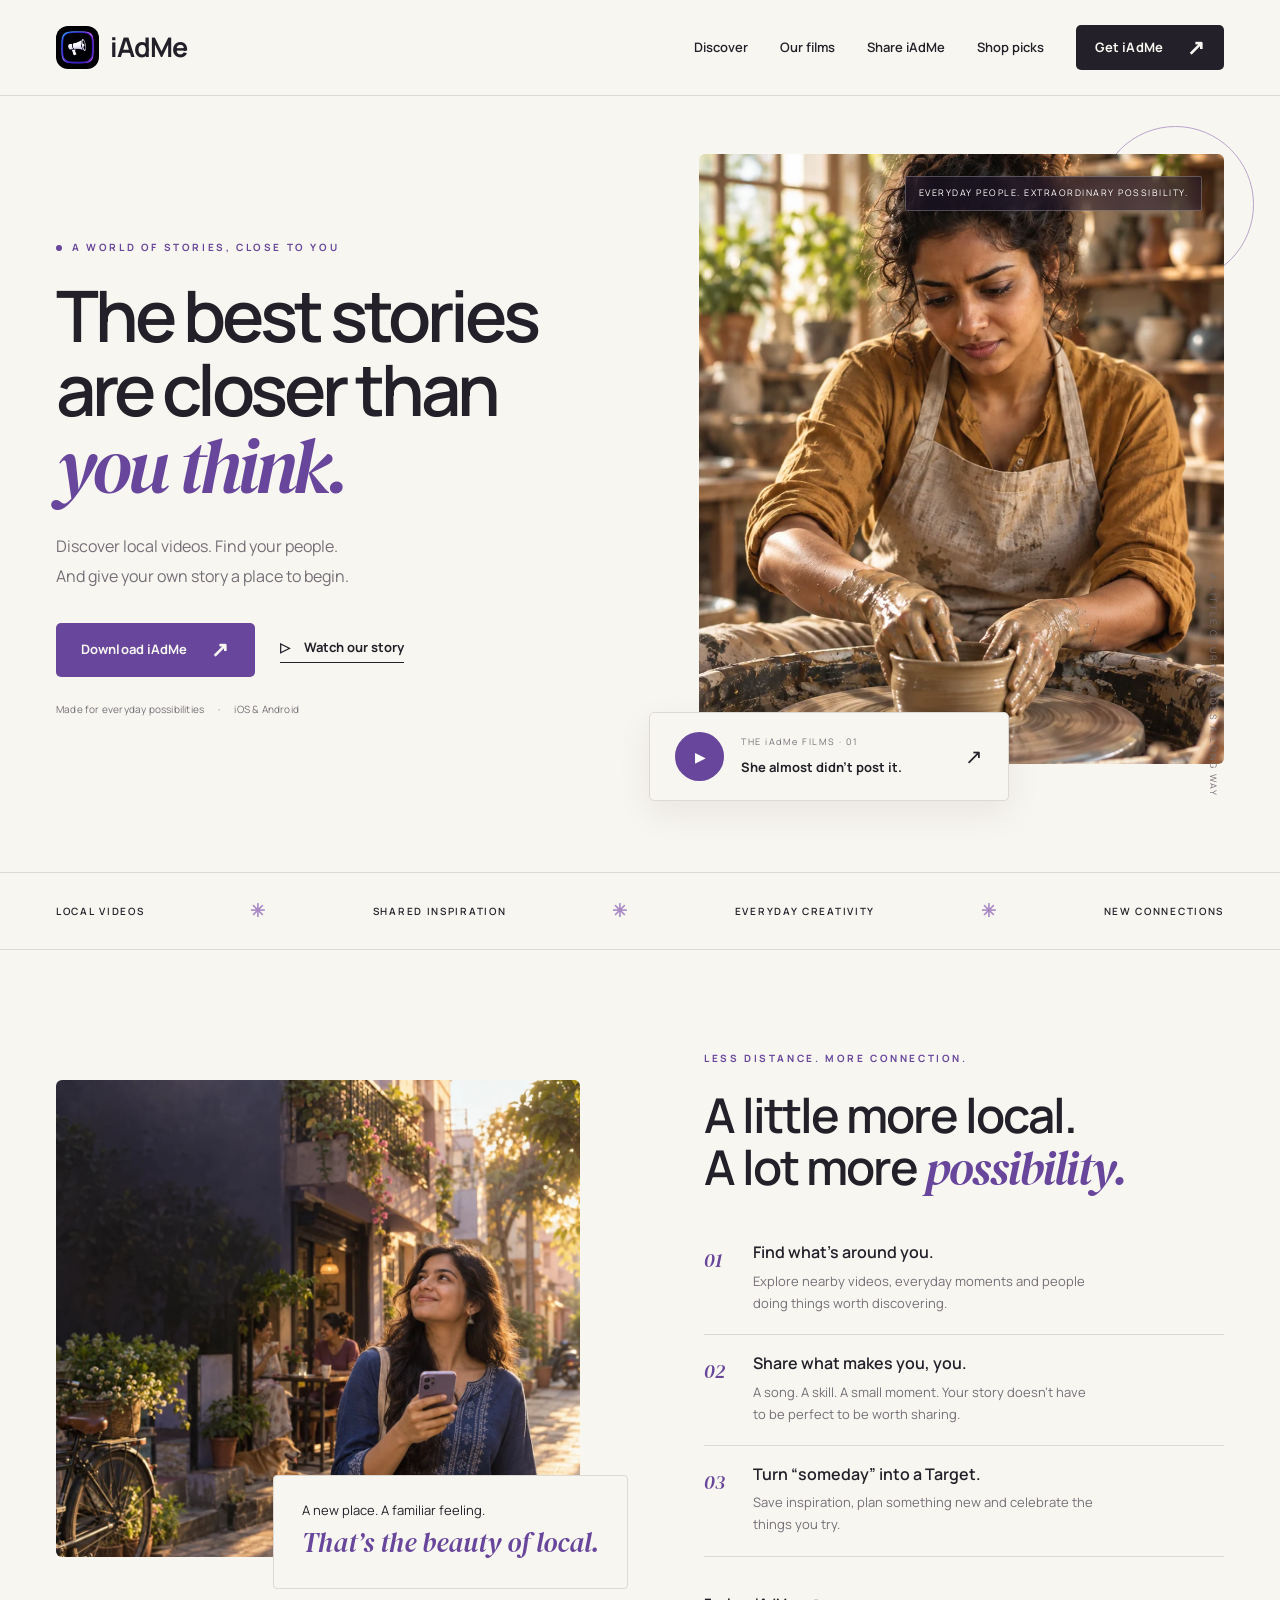
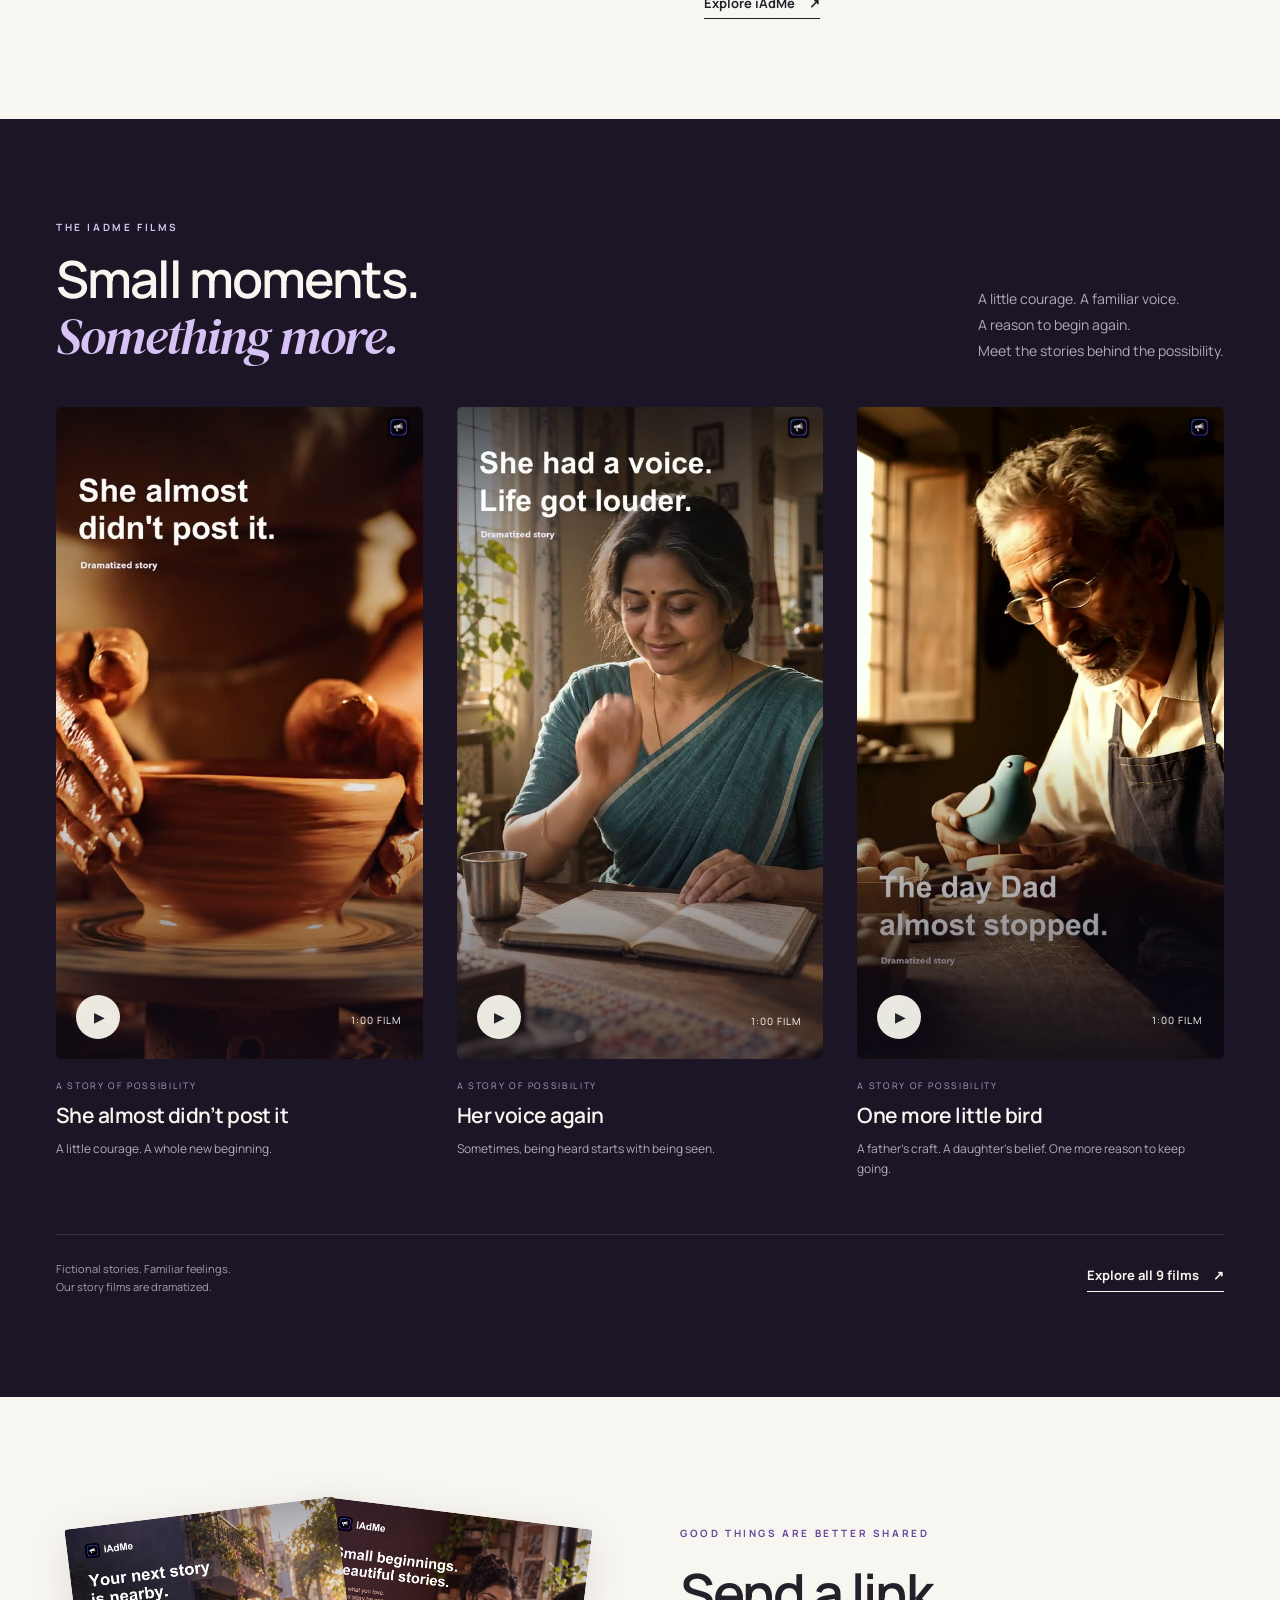
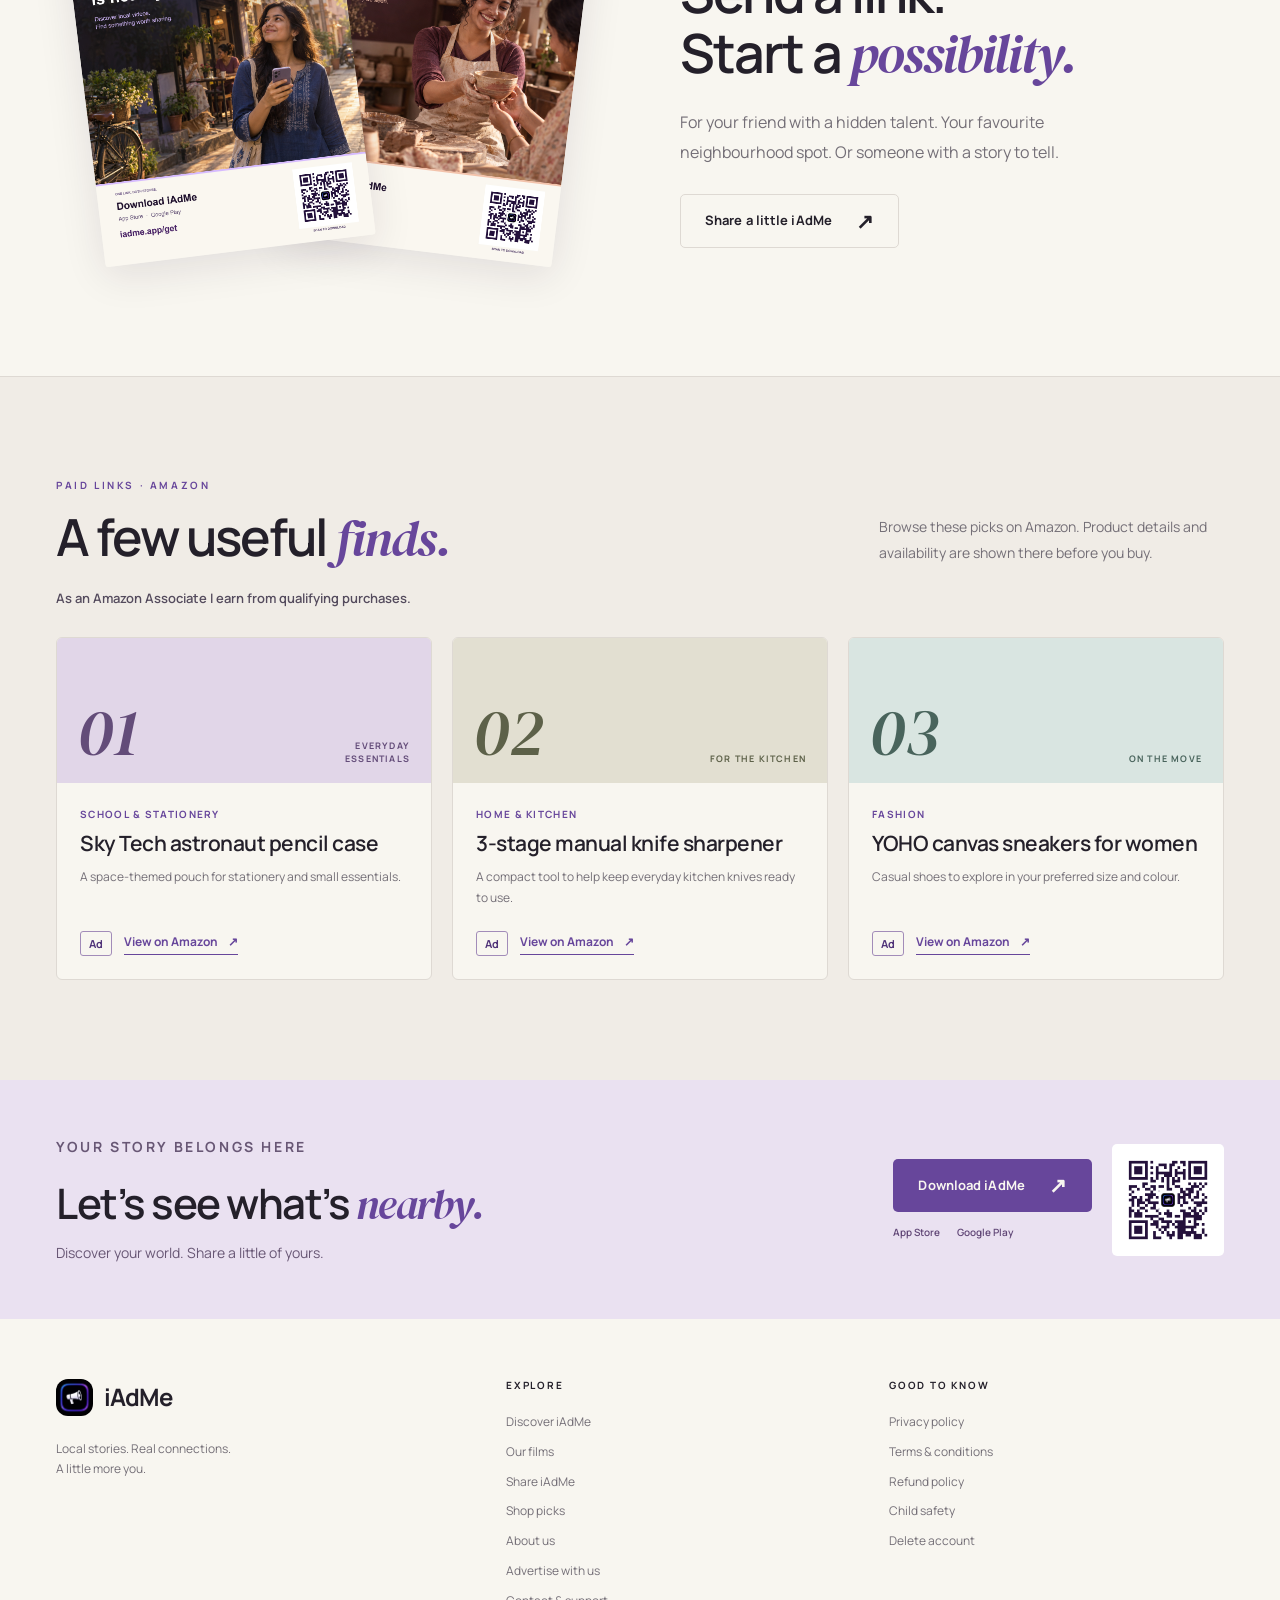
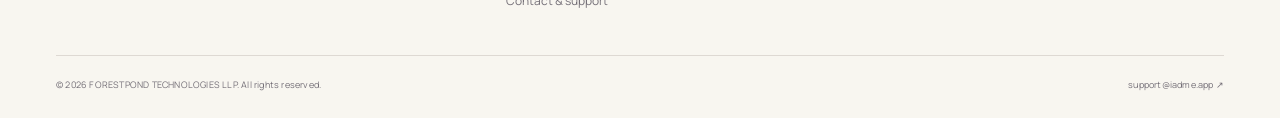
<file: index.html>
<!doctype html>
<html lang="en">
<head>
<meta charset="utf-8">
<meta name="viewport" content="width=device-width, initial-scale=1">
<title>iAdMe — Your world, a little closer</title>
<meta name="description" content="Discover local videos, find your people and give your story a place to begin. Watch the iAdMe films and download the app.">
<link rel="canonical" href="https://iadme.app/">
<link rel="icon" href="/assets/get/iadme-icon.png">
<link rel="apple-touch-icon" href="/assets/get/iadme-icon.png">
<meta name="theme-color" content="#f8f6f0">
<meta property="og:type" content="website">
<meta property="og:site_name" content="iAdMe">
<meta property="og:title" content="iAdMe — Your world, a little closer">
<meta property="og:description" content="Discover local videos, find your people and give your story a place to begin. Watch the iAdMe films and download the app.">
<meta property="og:url" content="https://iadme.app/">
<meta property="og:image" content="https://iadme.app/assets/get/share-card.jpg">
<meta property="og:image:width" content="1200">
<meta property="og:image:height" content="630">
<meta name="twitter:card" content="summary_large_image">
<link rel="stylesheet" href="/assets/campaign/site.css">
<link rel="preload" href="/assets/campaign/images/hero-maker.webp" as="image" fetchpriority="high">
<script defer src="/assets/campaign/site.js">
</script>
</head>
<body>
<a class="skip-link" href="#main">Skip to content</a>
<header class="masthead">
<div class="wrap header-inner">
 <a class="wordmark" href="/" aria-label="iAdMe home">
<img src="/assets/get/iadme-icon.png" width="43" height="43" alt="">iAdMe</a>
 <button class="menu-toggle" aria-label="Toggle navigation" aria-expanded="false" aria-controls="site-nav">Menu <svg viewBox="0 0 20 20" aria-hidden="true">
<path d="M2 6h16M2 14h16" stroke="currentColor" stroke-width="1.5"/>
</svg>
</button>
 <nav id="site-nav" class="site-nav" aria-label="Main navigation">
<a href="/discover">Discover</a>
<a href="/films">Our films</a>
<a href="/share">Share iAdMe</a>
<a href="/#shop-picks">Shop picks</a>
<a class="button small" href="/get">Get iAdMe <span class="arrow" aria-hidden="true">↗</span>
</a>
</nav>
</div>
</header>
<main id="main">
<section class="home-hero">
<div class="wrap hero-grid">
<div class="hero-copy">
<p class="eyebrow dot">A WORLD OF STORIES, CLOSE TO YOU</p>
<h1>The best stories<br>are closer than<br>
<em>you think.</em>
</h1>
<p class="lede">Discover local videos. Find your people.<br>And give your own story a place to begin.</p>
<div class="hero-actions">
<a class="button purple" href="/get">Download iAdMe <span class="arrow" aria-hidden="true">↗</span>
</a>
<a href="/assets/campaign/films/she-almost-didnt-post-it.mp4" data-film data-title="She almost didn’t post it" data-description="A little courage. A whole new beginning." data-kind="An iAdMe film · Dramatized story" data-poster="/assets/campaign/films/she-almost-didnt-post-it-poster.jpg" data-caption="/assets/campaign/films/she-almost-didnt-post-it.vtt" class="text-link">
<span aria-hidden="true">▷</span> Watch our story</a>
</div>
<div class="availability">
<span>Made for everyday possibilities</span>
<span>iOS &amp; Android</span>
</div>
</div>
<div class="hero-art">
<img class="hero-photo" src="/assets/campaign/images/hero-maker.webp" alt="A young potter shaping a bowl in a sunlit studio, from our iAdMe film" width="900" height="1600" fetchpriority="high">
<span class="hero-caption">EVERYDAY PEOPLE. EXTRAORDINARY POSSIBILITY.</span>
<a href="/assets/campaign/films/she-almost-didnt-post-it.mp4" data-film data-title="She almost didn’t post it" data-description="A little courage. A whole new beginning." data-kind="An iAdMe film · Dramatized story" data-poster="/assets/campaign/films/she-almost-didnt-post-it-poster.jpg" data-caption="/assets/campaign/films/she-almost-didnt-post-it.vtt" class="hero-play">
<span class="play-disc" aria-hidden="true">▶</span>
<span>
<small>THE iAdMe FILMS · 01</small>
<strong>She almost didn’t post it.</strong>
</span>
<span class="arrow" aria-hidden="true">↗</span>
</a>
<span class="hero-index">A LITTLE COURAGE GOES A LONG WAY</span>
</div>
</div>
</section>
<div class="manifesto-bar">
<div class="wrap manifesto-inner">
<span>LOCAL VIDEOS</span>
<span aria-hidden="true">✳</span>
<span>SHARED INSPIRATION</span>
<span aria-hidden="true">✳</span>
<span>EVERYDAY CREATIVITY</span>
<span aria-hidden="true">✳</span>
<span>NEW CONNECTIONS</span>
</div>
</div>
<section class="section" id="discover">
<div class="wrap discover-grid">
<div class="discover-image">
<img src="/assets/campaign/images/nearby.webp" alt="A woman discovering her neighbourhood with her phone" width="1200" height="1200" loading="lazy">
<div class="image-tag">A new place. A familiar feeling.<em>That’s the beauty of local.</em>
</div>
</div>
<div class="discover-copy">
<p class="eyebrow">LESS DISTANCE. MORE CONNECTION.</p>
<h2>A little more local.<br>A lot more <em>possibility.</em>
</h2>
<div class="feature-list">
<div class="feature-item">
<span class="feature-number">01</span>
<div>
<h3>Find what’s around you.</h3>
<p>Explore nearby videos, everyday moments and people doing things worth discovering.</p>
</div>
</div>
<div class="feature-item">
<span class="feature-number">02</span>
<div>
<h3>Share what makes you, you.</h3>
<p>A song. A skill. A small moment. Your story doesn’t have to be perfect to be worth sharing.</p>
</div>
</div>
<div class="feature-item">
<span class="feature-number">03</span>
<div>
<h3>Turn “someday” into a Target.</h3>
<p>Save inspiration, plan something new and celebrate the things you try.</p>
</div>
</div>
</div>
<a class="text-link" href="/discover">Explore iAdMe <span aria-hidden="true">↗</span>
</a>
</div>
</div>
</section>
<section class="section cinema home-films" id="films">
<div class="wrap">
<div class="section-heading">
<div>
<p class="eyebrow">THE iAdMe FILMS</p>
<h2>Small moments.<br>
<em>Something more.</em>
</h2>
</div>
<p class="lede">A little courage. A familiar voice.<br>A reason to begin again.<br>Meet the stories behind the possibility.</p>
</div>
<div class="film-grid">
<article class="film-card" data-category="stories">
<a href="/assets/campaign/films/she-almost-didnt-post-it.mp4" data-film data-title="She almost didn’t post it" data-description="A little courage. A whole new beginning." data-kind="An iAdMe film · Dramatized story" data-poster="/assets/campaign/films/she-almost-didnt-post-it-poster.jpg" data-caption="/assets/campaign/films/she-almost-didnt-post-it.vtt" class="film-visual" aria-label="Watch She almost didn’t post it — 60 seconds">
<img src="/assets/campaign/films/she-almost-didnt-post-it-poster.jpg" alt="" width="540" height="960" loading="lazy" decoding="async">
<span class="play-disc" aria-hidden="true">▶</span>
<span class="duration">1:00 FILM</span>
</a>
<div class="film-info">
<p class="film-label">A story of possibility</p>
<h3>
<a href="/assets/campaign/films/she-almost-didnt-post-it.mp4" data-film data-title="She almost didn’t post it" data-description="A little courage. A whole new beginning." data-kind="An iAdMe film · Dramatized story" data-poster="/assets/campaign/films/she-almost-didnt-post-it-poster.jpg" data-caption="/assets/campaign/films/she-almost-didnt-post-it.vtt">She almost didn’t post it</a>
</h3>
<p>A little courage. A whole new beginning.</p>
</div>
</article>
<article class="film-card" data-category="stories">
<a href="/assets/campaign/films/her-voice-again.mp4" data-film data-title="Her voice again" data-description="Sometimes, being heard starts with being seen." data-kind="An iAdMe film · Dramatized story" data-poster="/assets/campaign/films/her-voice-again-poster.jpg" data-caption="/assets/campaign/films/her-voice-again.vtt" class="film-visual" aria-label="Watch Her voice again — 60 seconds">
<img src="/assets/campaign/films/her-voice-again-poster.jpg" alt="" width="540" height="960" loading="lazy" decoding="async">
<span class="play-disc" aria-hidden="true">▶</span>
<span class="duration">1:00 FILM</span>
</a>
<div class="film-info">
<p class="film-label">A story of possibility</p>
<h3>
<a href="/assets/campaign/films/her-voice-again.mp4" data-film data-title="Her voice again" data-description="Sometimes, being heard starts with being seen." data-kind="An iAdMe film · Dramatized story" data-poster="/assets/campaign/films/her-voice-again-poster.jpg" data-caption="/assets/campaign/films/her-voice-again.vtt">Her voice again</a>
</h3>
<p>Sometimes, being heard starts with being seen.</p>
</div>
</article>
<article class="film-card" data-category="stories">
<a href="/assets/campaign/films/one-more-little-bird.mp4" data-film data-title="One more little bird" data-description="A father’s craft. A daughter’s belief. One more reason to keep going." data-kind="An iAdMe film · Dramatized story" data-poster="/assets/campaign/films/one-more-little-bird-poster.jpg" data-caption="/assets/campaign/films/one-more-little-bird.vtt" class="film-visual" aria-label="Watch One more little bird — 60 seconds">
<img src="/assets/campaign/films/one-more-little-bird-poster.jpg" alt="" width="540" height="960" loading="lazy" decoding="async">
<span class="play-disc" aria-hidden="true">▶</span>
<span class="duration">1:00 FILM</span>
</a>
<div class="film-info">
<p class="film-label">A story of possibility</p>
<h3>
<a href="/assets/campaign/films/one-more-little-bird.mp4" data-film data-title="One more little bird" data-description="A father’s craft. A daughter’s belief. One more reason to keep going." data-kind="An iAdMe film · Dramatized story" data-poster="/assets/campaign/films/one-more-little-bird-poster.jpg" data-caption="/assets/campaign/films/one-more-little-bird.vtt">One more little bird</a>
</h3>
<p>A father’s craft. A daughter’s belief. One more reason to keep going.</p>
</div>
</article>
</div>
<div class="cinema-foot">
<p>Fictional stories. Familiar feelings.<br>Our story films are dramatized.</p>
<a href="/films" class="text-link">Explore all 9 films <span aria-hidden="true">↗</span>
</a>
</div>
</div>
</section>
<section class="section">
<div class="wrap share-teaser">
<div class="poster-stack">
<img src="/assets/campaign/posters/01-your-next-story.jpg" alt="Your next story is nearby — iAdMe poster" width="1080" height="1350" loading="lazy">
<img src="/assets/campaign/posters/02-small-beginnings.jpg" alt="Small beginnings. Beautiful stories — iAdMe poster" width="1080" height="1350" loading="lazy">
</div>
<div>
<p class="eyebrow">GOOD THINGS ARE BETTER SHARED</p>
<h2>Send a link.<br>Start a <em>possibility.</em>
</h2>
<p class="lede">For your friend with a hidden talent. Your favourite neighbourhood spot. Or someone with a story to tell.</p>
<a class="button outline" href="/share">Share a little iAdMe <span class="arrow" aria-hidden="true">↗</span>
</a>
</div>
</div>
</section>
<section class="section affiliate-section" id="shop-picks" aria-labelledby="shop-picks-title">
<div class="wrap">
<div class="section-heading affiliate-heading">
<div>
<p class="eyebrow">PAID LINKS · AMAZON</p>
<h2 id="shop-picks-title">A few useful <em>finds.</em></h2>
</div>
<p class="lede">Browse these picks on Amazon. Product details and availability are shown there before you buy.</p>
</div>
<p class="affiliate-associate-disclosure">As an Amazon Associate I earn from qualifying purchases.</p>
<div class="affiliate-grid">
<article class="affiliate-card">
<div class="affiliate-card-visual" aria-hidden="true"><span>01</span><small>EVERYDAY ESSENTIALS</small></div>
<div class="affiliate-card-body">
<p class="affiliate-category">School &amp; stationery</p>
<h3>Sky Tech astronaut pencil case</h3>
<p>A space-themed pouch for stationery and small essentials.</p>
<div class="affiliate-card-action"><span class="affiliate-ad-label">Ad</span><a class="affiliate-card-link" href="https://link.amazon/B06DdHFsJ" target="_blank" rel="sponsored noopener noreferrer" aria-label="View Sky Tech astronaut pencil case on Amazon, ad">View on Amazon <span aria-hidden="true">↗</span></a></div>
</div>
</article>
<article class="affiliate-card">
<div class="affiliate-card-visual" aria-hidden="true"><span>02</span><small>FOR THE KITCHEN</small></div>
<div class="affiliate-card-body">
<p class="affiliate-category">Home &amp; kitchen</p>
<h3>3-stage manual knife sharpener</h3>
<p>A compact tool to help keep everyday kitchen knives ready to use.</p>
<div class="affiliate-card-action"><span class="affiliate-ad-label">Ad</span><a class="affiliate-card-link" href="https://amzn.to/3VyRrBA" target="_blank" rel="sponsored noopener noreferrer" aria-label="View 3-stage manual knife sharpener on Amazon, ad">View on Amazon <span aria-hidden="true">↗</span></a></div>
</div>
</article>
<article class="affiliate-card">
<div class="affiliate-card-visual" aria-hidden="true"><span>03</span><small>ON THE MOVE</small></div>
<div class="affiliate-card-body">
<p class="affiliate-category">Fashion</p>
<h3>YOHO canvas sneakers for women</h3>
<p>Casual shoes to explore in your preferred size and colour.</p>
<div class="affiliate-card-action"><span class="affiliate-ad-label">Ad</span><a class="affiliate-card-link" href="https://amzn.to/4dGpPka" target="_blank" rel="sponsored noopener noreferrer" aria-label="View YOHO canvas sneakers for women on Amazon, ad">View on Amazon <span aria-hidden="true">↗</span></a></div>
</div>
</article>
</div>
</div>
</section>
<section class="download-band">
<div class="wrap download-inner">
<div>
<p class="eyebrow">YOUR STORY BELONGS HERE</p>
<h2>Let’s see what’s <em>nearby.</em>
</h2>
<p>Discover your world. Share a little of yours.</p>
</div>
<div class="download-actions">
<div>
<a href="/get" class="button purple">Download iAdMe <span class="arrow" aria-hidden="true">↗</span>
</a>
<div class="store-links">
<a href="https://apps.apple.com/app/id6778307078">App Store</a>
<a href="https://play.google.com/store/apps/details?id=app.iadme.mobile">Google Play</a>
</div>
</div>
<a class="mini-qr" href="/get" aria-label="Get iAdMe — scan this QR with your phone">
<img src="/assets/get/iadme-qr.png" alt="QR code for iadme.app/get" width="100" height="100" loading="lazy">
</a>
</div>
</div>
</section>
</main>
<footer class="site-footer">
<div class="wrap">
 <div class="footer-main">
<div class="footer-brand">
<a class="wordmark" href="/">
<img src="/assets/get/iadme-icon.png" width="37" height="37" alt="">iAdMe</a>
<p class="footer-about">Local stories. Real connections.<br>A little more you.</p>
</div>
 <nav class="footer-links" aria-label="Explore">
<strong>Explore</strong>
<a href="/discover">Discover iAdMe</a>
<a href="/films">Our films</a>
<a href="/share">Share iAdMe</a>
<a href="/#shop-picks">Shop picks</a>
<a href="/about">About us</a>
<a href="/advertise">Advertise with us</a>
<a href="/contact-us">Contact &amp; support</a>
</nav>
 <nav class="footer-links" aria-label="Legal and safety">
<strong>Good to know</strong>
<a href="/privacy-policy">Privacy policy</a>
<a href="/terms-and-conditions">Terms &amp; conditions</a>
<a href="/refund-and-cancellation-policy">Refund policy</a>
<a href="/child-safety">Child safety</a>
<a href="/delete-account">Delete account</a>
</nav>
</div>
 <div class="footer-bottom">
<span>© 2026 FORESTPOND TECHNOLOGIES LLP. All rights reserved.</span>
<a href="mailto:support@iadme.app">support@iadme.app ↗</a>
</div>
</div>
</footer>
<dialog id="film-dialog" class="film-dialog" aria-labelledby="film-title" aria-describedby="film-description">
<button class="dialog-close" aria-label="Close film">×</button>
<div class="dialog-layout">
<div class="dialog-video">
<video controls playsinline preload="none" aria-label="iAdMe campaign film">
</video>
</div>
<div class="dialog-copy">
<div class="film-kind">
</div>
<h2 id="film-title">
</h2>
<p id="film-description">
</p>
<a class="button light" href="/get">Find your people on iAdMe <span aria-hidden="true">↗</span>
</a>
<br>
<a class="film-download" href="/films" download>Download this film ↗</a>
<div class="player-status" role="status">
</div>
</div>
</div>
</dialog>
</body>
</html>
</file>
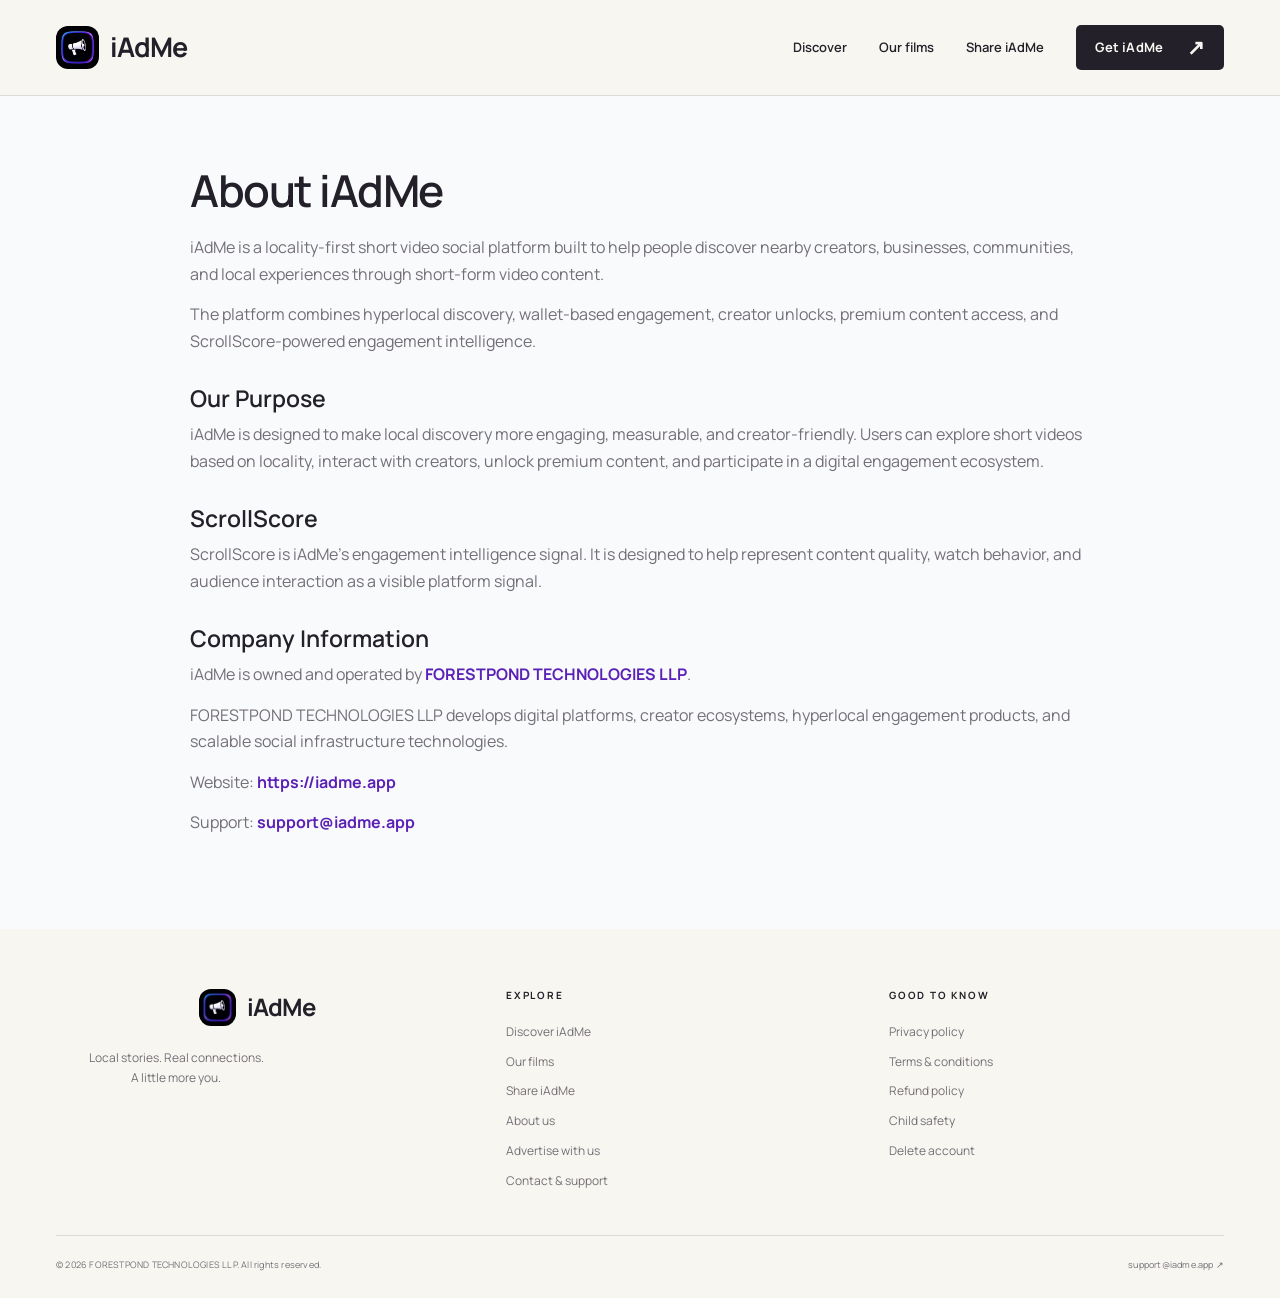
<file: about.html>
<!DOCTYPE html>
<html lang="en">
<head>
  <meta charset="UTF-8" />
  <meta name="viewport" content="width=device-width, initial-scale=1.0" />

  <title>About iAdMe | FORESTPOND TECHNOLOGIES LLP</title>
<link rel="icon" href="/favicon.ico" />

<link rel="shortcut icon" href="/favicon.ico" />

<link rel="apple-touch-icon" href="/favicon.png" />
  <meta
    name="description"
    content="About iAdMe, a locality-first short video social platform owned and operated by FORESTPOND TECHNOLOGIES LLP."
  />

  <link rel="stylesheet" href="styles.css" />
<link rel="stylesheet" href="/assets/campaign/site.css"><script defer src="/assets/campaign/site.js"></script></head>

<body class="legacy-page">

  <a class="skip-link" href="#main">Skip to content</a>
<header class="masthead"><div class="wrap header-inner">
 <a class="wordmark" href="/" aria-label="iAdMe home"><img src="/assets/get/iadme-icon.png" width="43" height="43" alt="">iAdMe</a>
 <button class="menu-toggle" aria-label="Toggle navigation" aria-expanded="false" aria-controls="site-nav">Menu <svg viewBox="0 0 20 20" aria-hidden="true"><path d="M2 6h16M2 14h16" stroke="currentColor" stroke-width="1.5"/></svg></button>
 <nav id="site-nav" class="site-nav" aria-label="Main navigation"><a href="/discover">Discover</a><a href="/films">Our films</a><a href="/share">Share iAdMe</a><a class="button small" href="/get">Get iAdMe <span class="arrow" aria-hidden="true">↗</span></a></nav>
</div></header>

  <main id="main" class="page">
    <section class="container page-card">
      <h2>About iAdMe</h2>

      <p>
        iAdMe is a locality-first short video social platform built to help
        people discover nearby creators, businesses, communities, and local
        experiences through short-form video content.
      </p>

      <p>
        The platform combines hyperlocal discovery, wallet-based engagement,
        creator unlocks, premium content access, and ScrollScore-powered
        engagement intelligence.
      </p>

      <h3>Our Purpose</h3>

      <p>
        iAdMe is designed to make local discovery more engaging, measurable,
        and creator-friendly. Users can explore short videos based on locality,
        interact with creators, unlock premium content, and participate in a
        digital engagement ecosystem.
      </p>

      <h3>ScrollScore</h3>

      <p>
        ScrollScore is iAdMe's engagement intelligence signal. It is designed
        to help represent content quality, watch behavior, and audience
        interaction as a visible platform signal.
      </p>

      <h3>Company Information</h3>

      <p>
        iAdMe is owned and operated by
        <strong>FORESTPOND TECHNOLOGIES LLP</strong>.
      </p>

      <p>
        FORESTPOND TECHNOLOGIES LLP develops digital platforms, creator
        ecosystems, hyperlocal engagement products, and scalable social
        infrastructure technologies.
      </p>

      <p>
        Website:
        <a href="https://iadme.app">https://iadme.app</a>
      </p>

      <p>
        Support:
        <a href="mailto:support@iadme.app">support@iadme.app</a>
      </p>
    </section>
  </main>

  <footer class="site-footer"><div class="wrap">
 <div class="footer-main"><div class="footer-brand"><a class="wordmark" href="/"><img src="/assets/get/iadme-icon.png" width="37" height="37" alt="">iAdMe</a><p class="footer-about">Local stories. Real connections.<br>A little more you.</p></div>
 <nav class="footer-links" aria-label="Explore"><strong>Explore</strong><a href="/discover">Discover iAdMe</a><a href="/films">Our films</a><a href="/share">Share iAdMe</a><a href="/about">About us</a><a href="/advertise">Advertise with us</a><a href="/contact-us">Contact &amp; support</a></nav>
 <nav class="footer-links" aria-label="Legal and safety"><strong>Good to know</strong><a href="/privacy-policy">Privacy policy</a><a href="/terms-and-conditions">Terms &amp; conditions</a><a href="/refund-and-cancellation-policy">Refund policy</a><a href="/child-safety">Child safety</a><a href="/delete-account">Delete account</a></nav></div>
 <div class="footer-bottom"><span>© 2026 FORESTPOND TECHNOLOGIES LLP. All rights reserved.</span><a href="mailto:support@iadme.app">support@iadme.app ↗</a></div>
</div></footer>

</body>
</html>
</file>
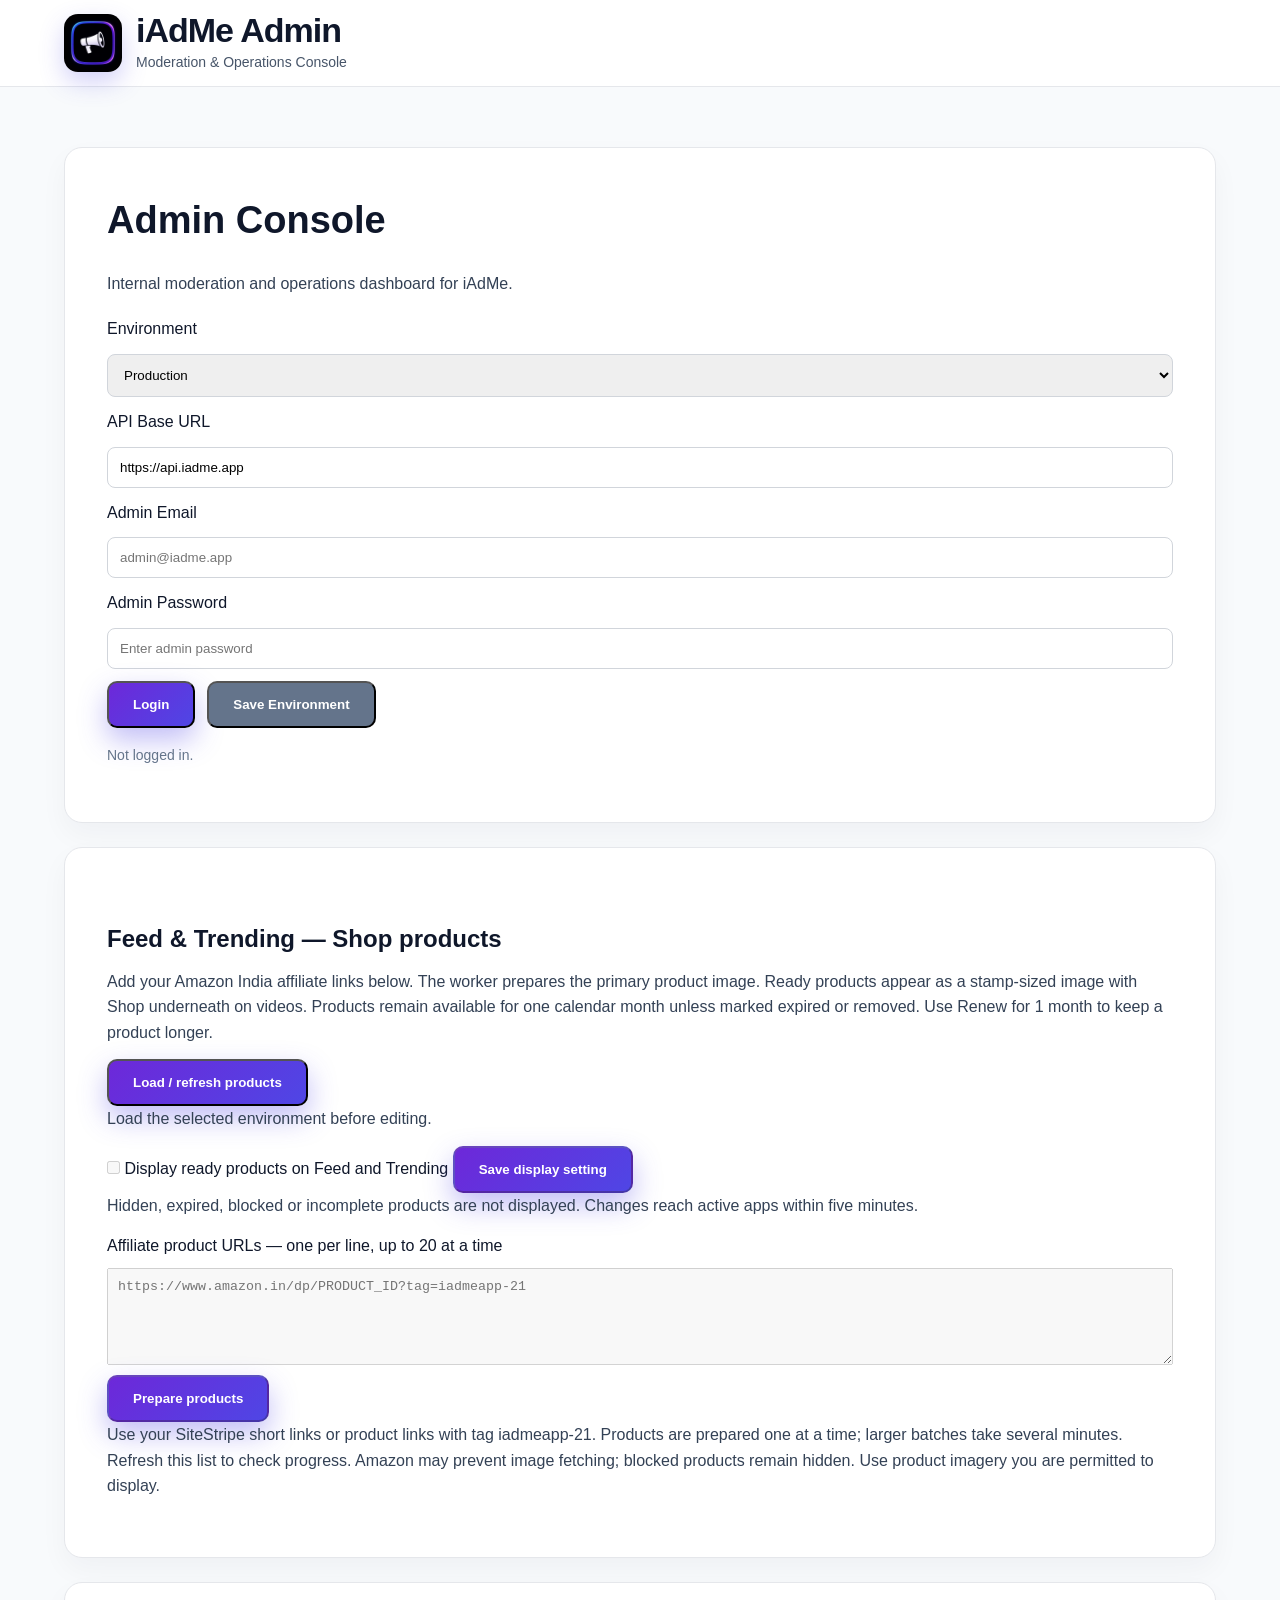
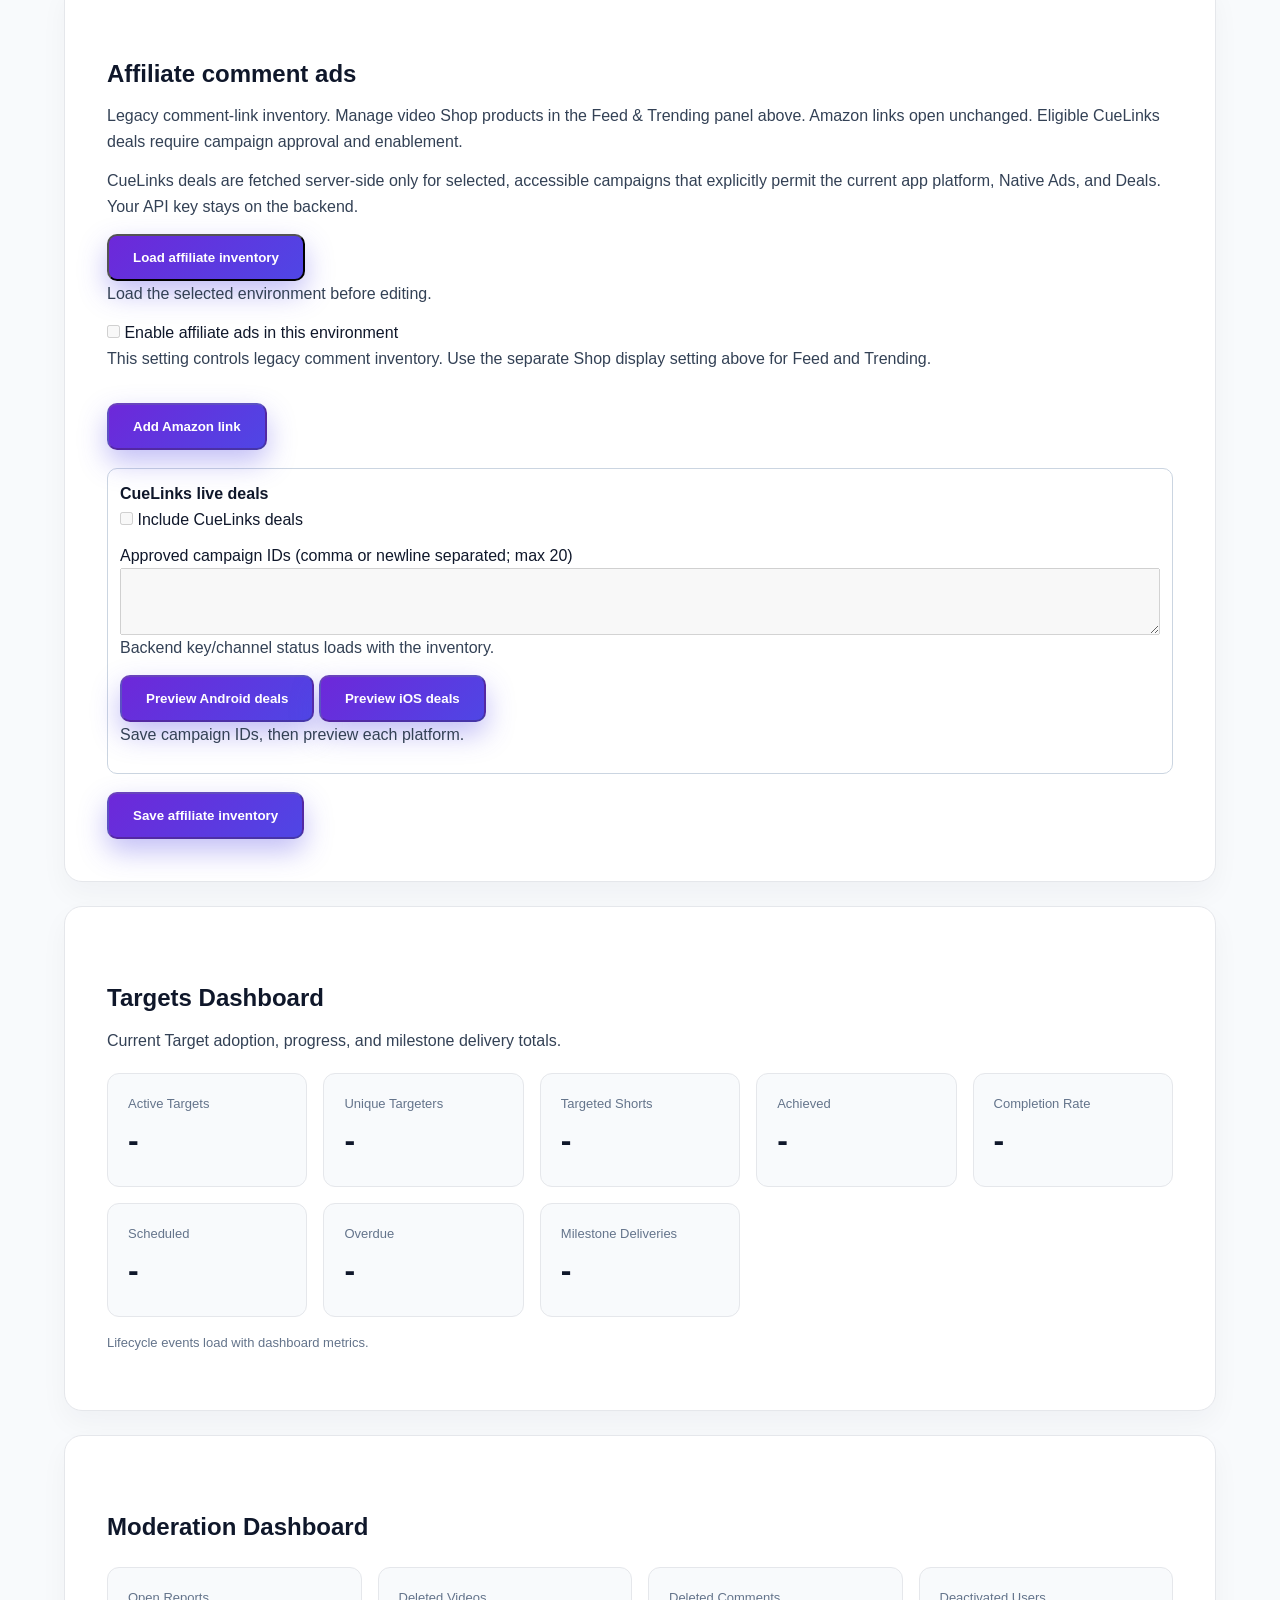
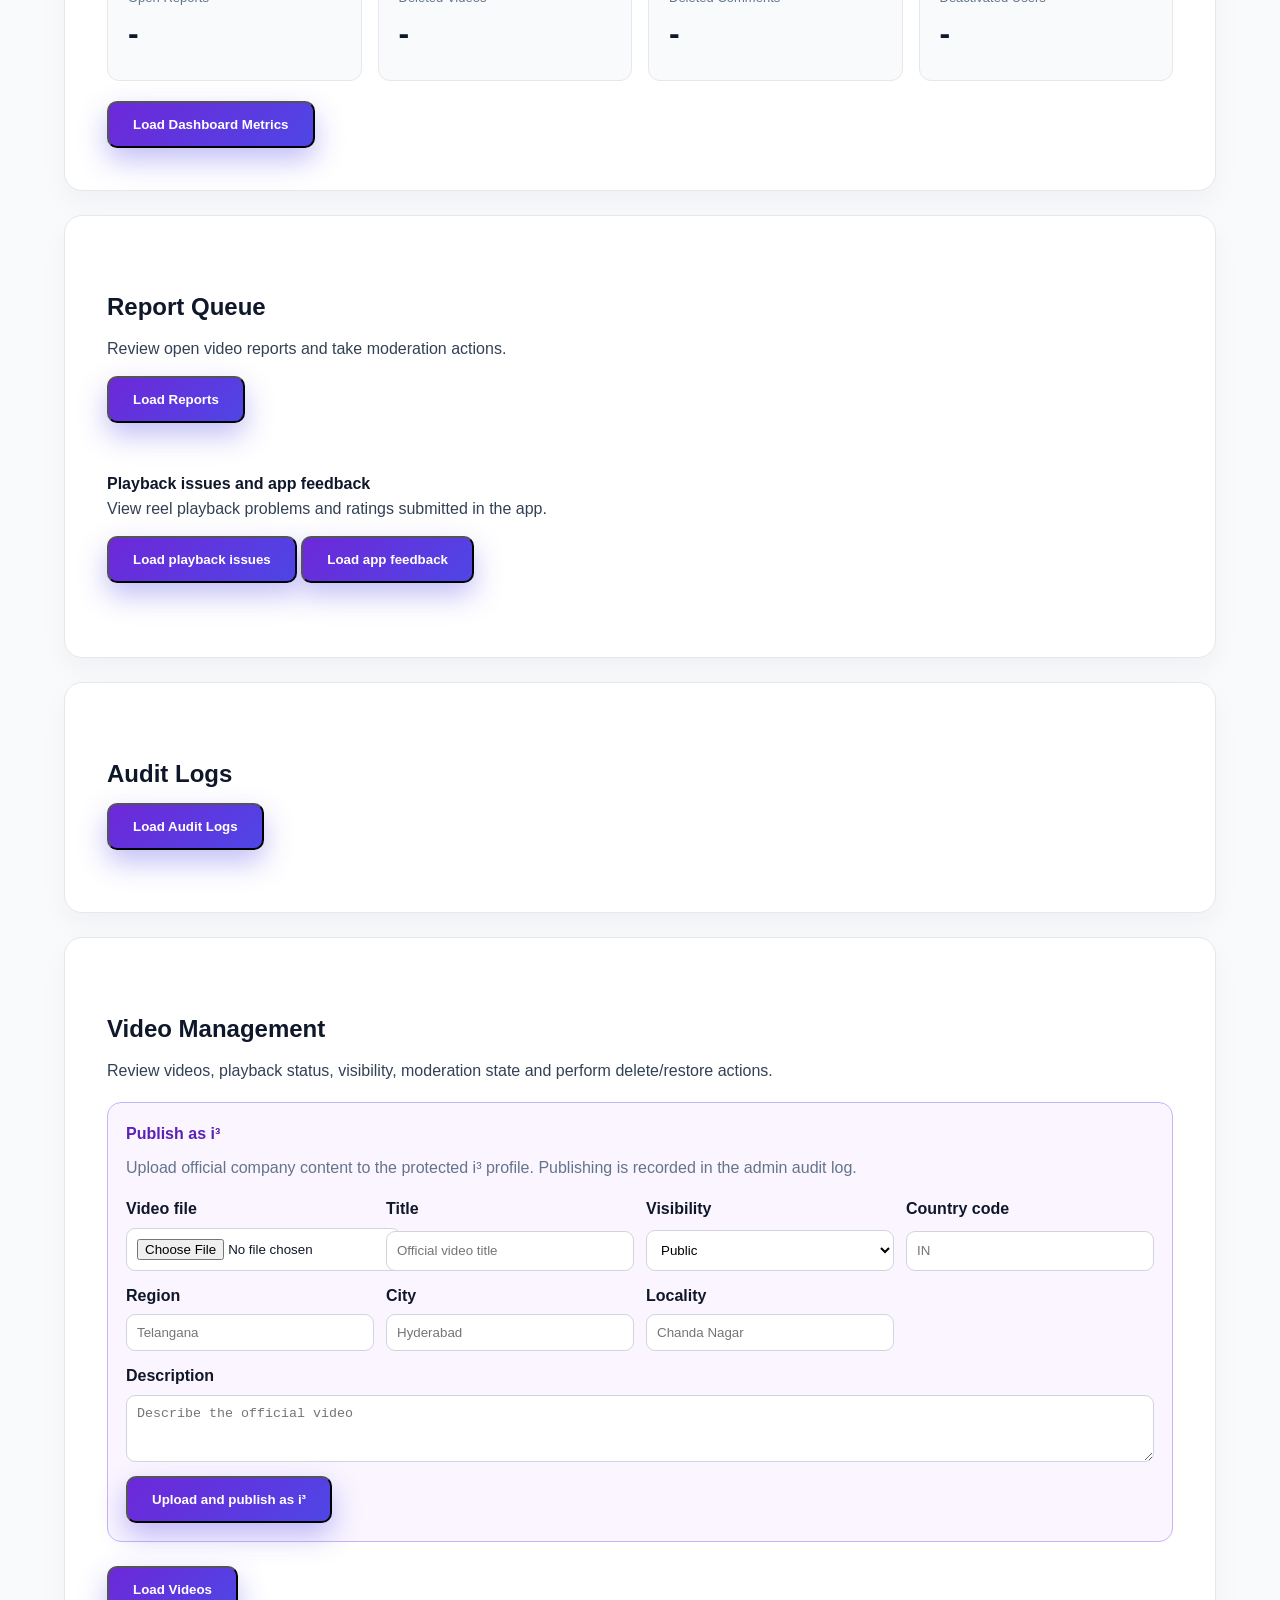
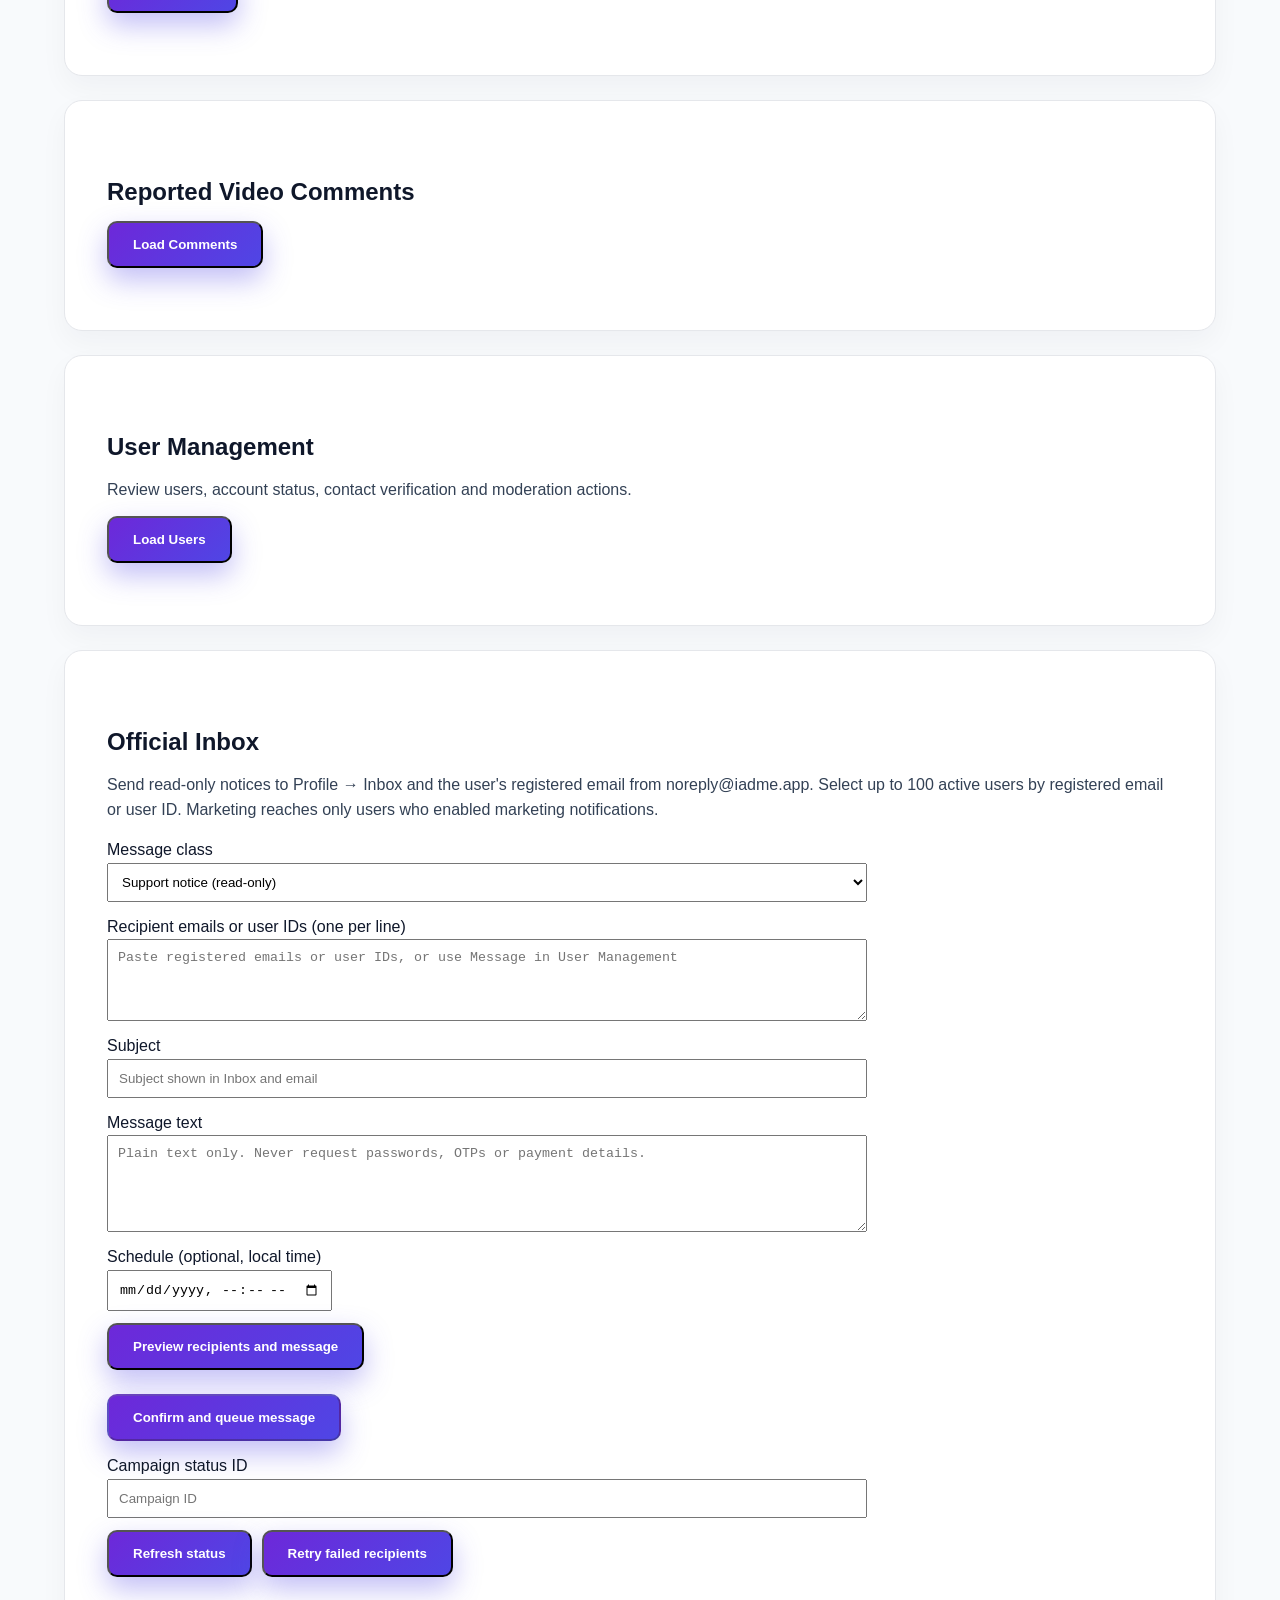
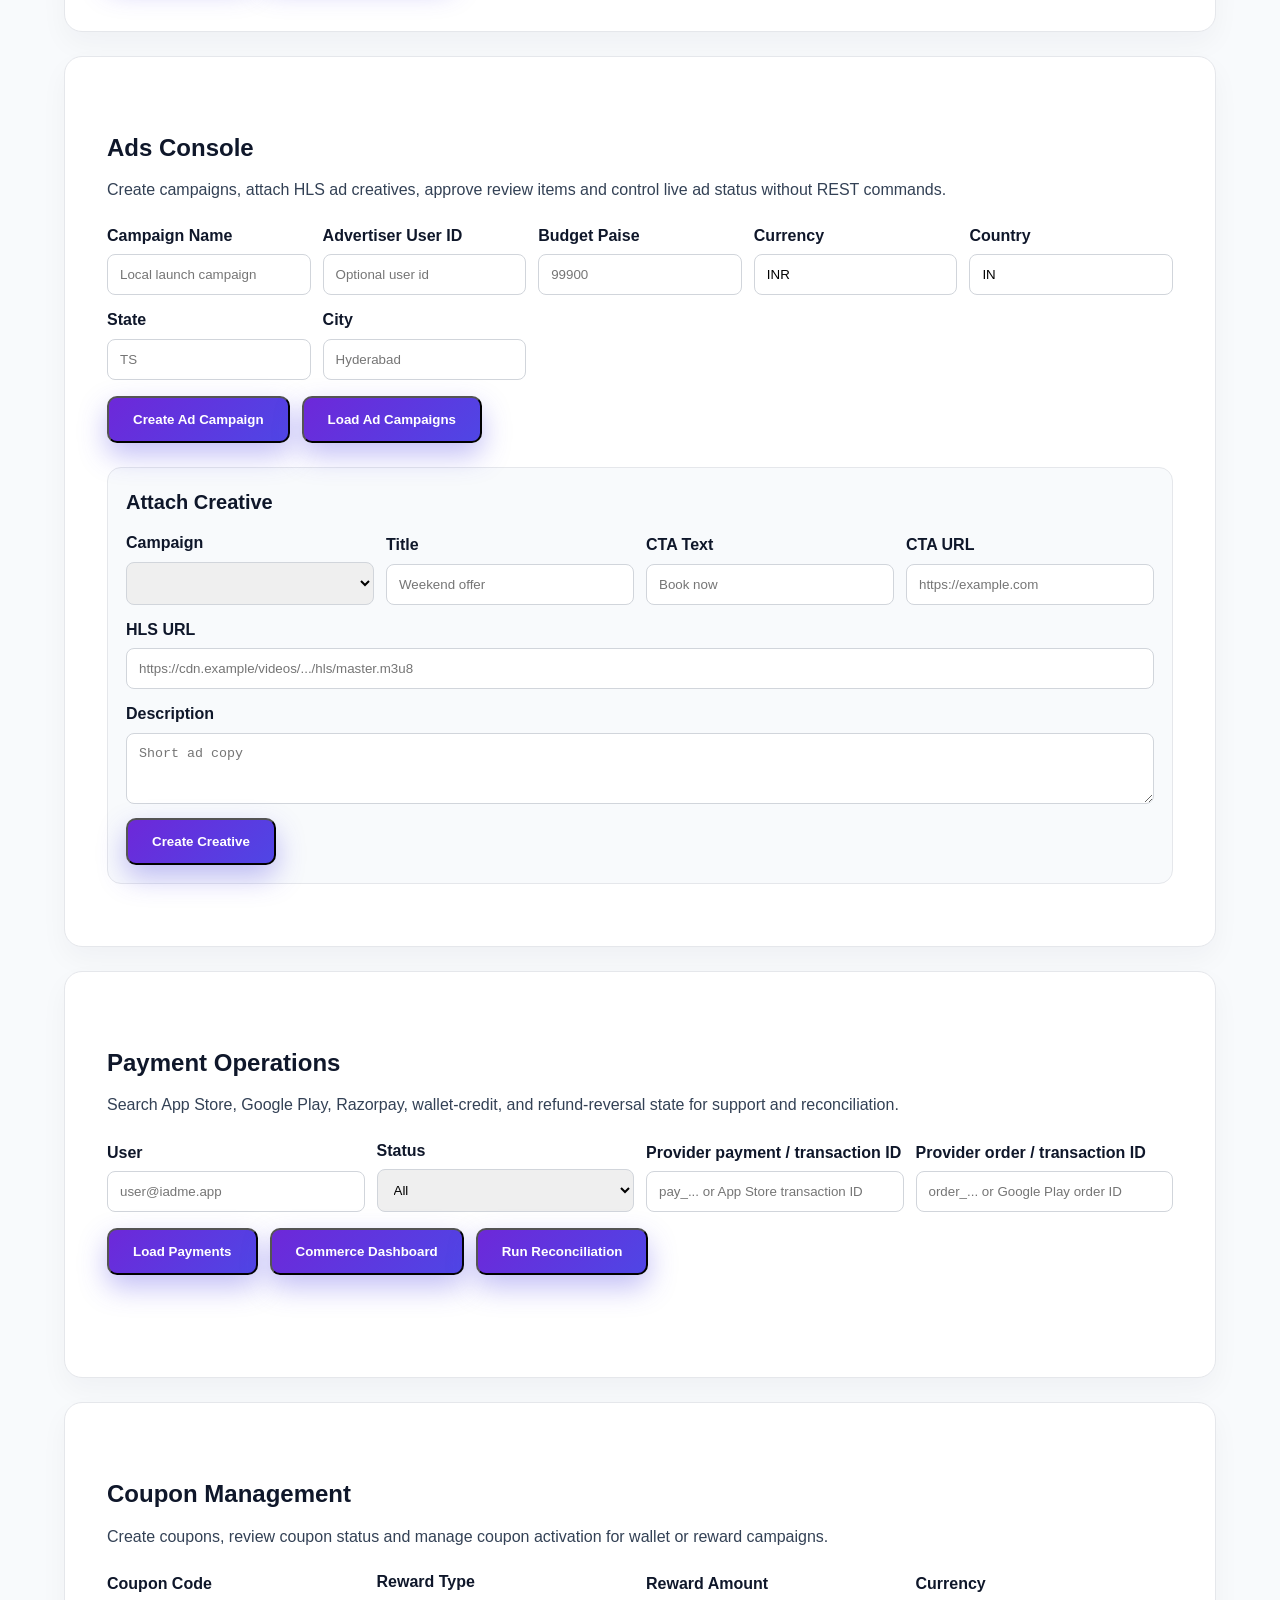
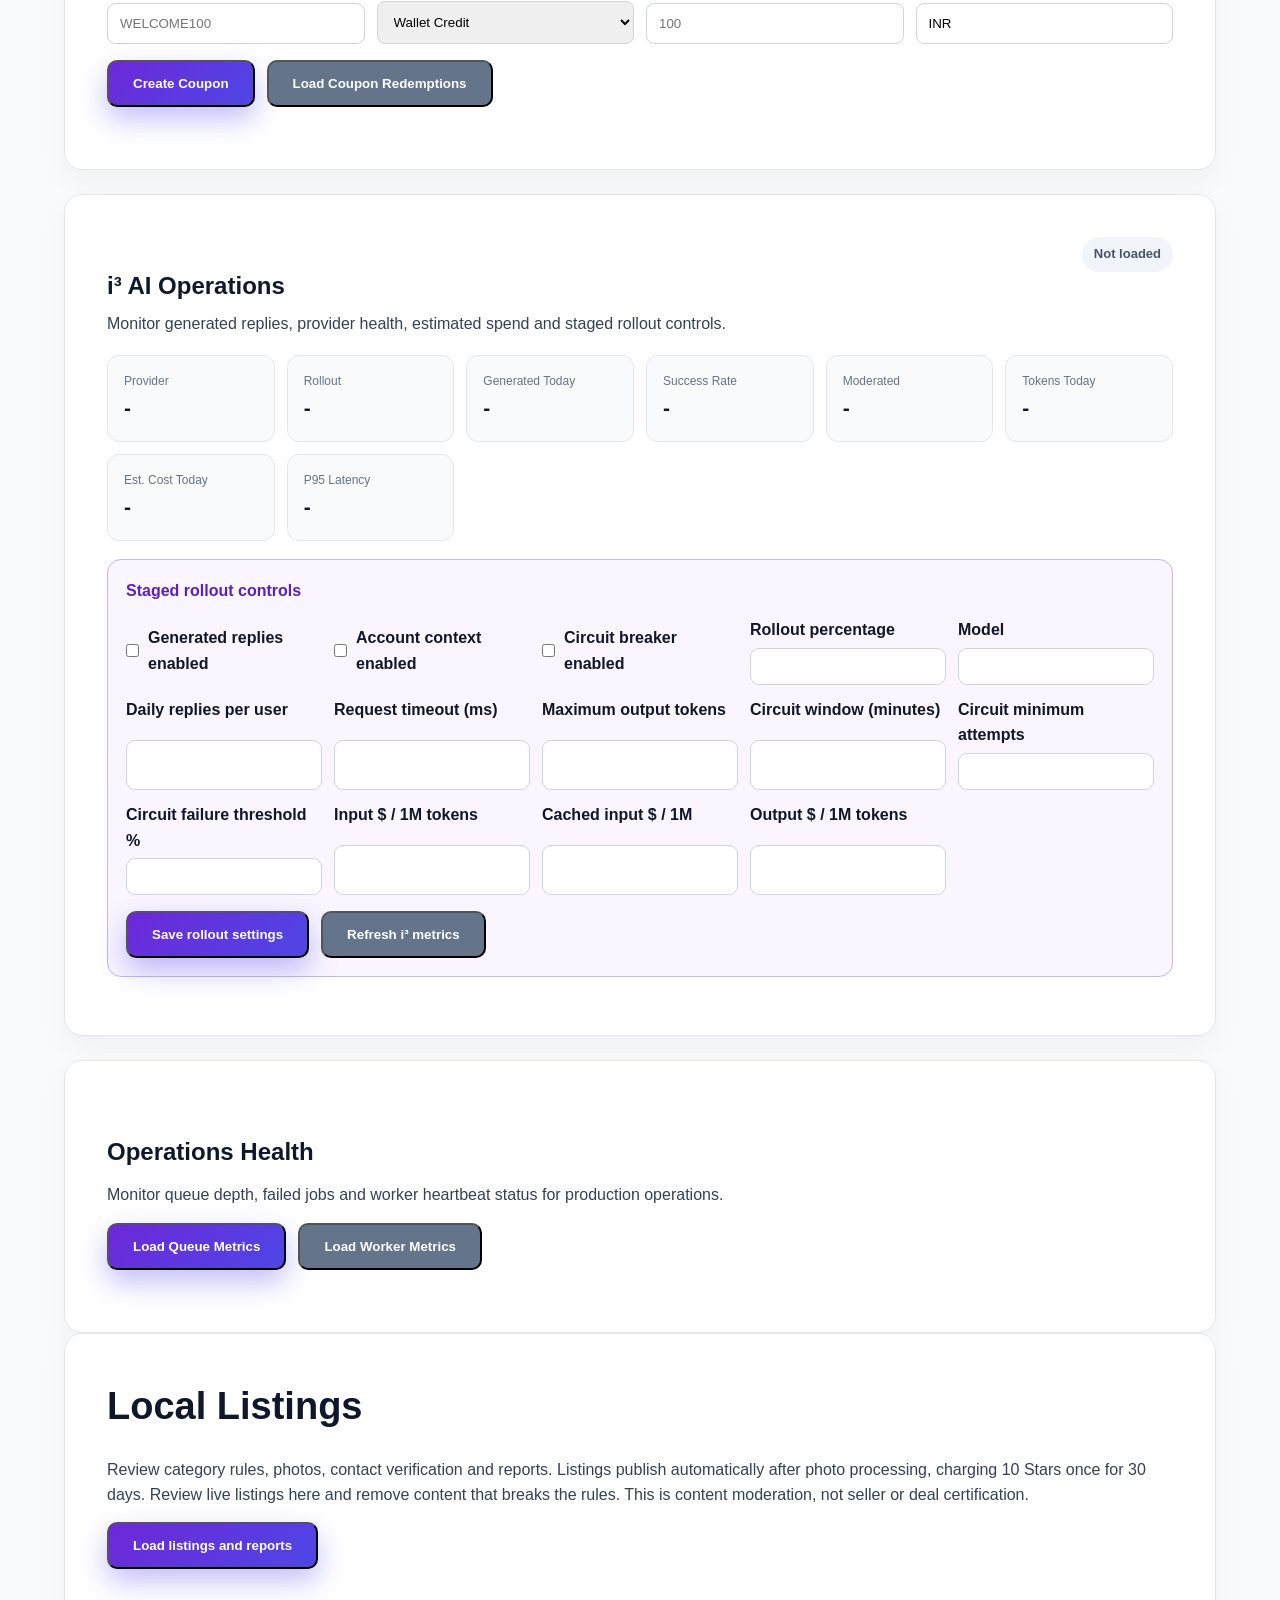
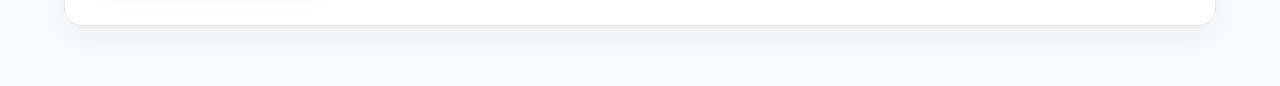
<file: admin.html>
<!DOCTYPE html>
<html lang="en">
<head>
  <meta charset="UTF-8" />
  <meta name="viewport" content="width=device-width, initial-scale=1.0" />

  <title>iAdMe Admin Console</title>

  <link rel="icon" href="/favicon.ico" />
  <link rel="stylesheet" href="styles.css" />
</head>
<body>

  <header class="site-header">
    <div class="container header-container">
      <a class="brand" href="index.html">
        <img src="assets/iadme-logo.png" alt="iAdMe Logo" class="brand-logo" />
        <div>
          <h1>iAdMe Admin</h1>
          <p>Moderation & Operations Console</p>
        </div>
      </a>
    </div>
  </header>

  <main class="page">
    <div class="container">

      <div class="page-card">
        <h2>Admin Console</h2>

        <p>
          Internal moderation and operations dashboard for iAdMe.
        </p>

        <div style="margin-top:20px; display:grid; gap:12px;">
          <label>
            Environment
          </label>
          <select
            id="adminEnv"
            style="padding:12px; border:1px solid #d1d5db; border-radius:8px;"
          >
            <option value="local">Local</option>
            <option value="staging">Staging</option>
            <option value="production">Production</option>
          </select>

          <label>
            API Base URL
          </label>
          <input
            id="baseUrl"
            type="text"
            value="https://api.iadme.app"
            style="padding:12px; border:1px solid #d1d5db; border-radius:8px;"
          />

<label>
  Admin Email
</label>
<input
  id="adminEmail"
  type="email"
  placeholder="admin@iadme.app"
  autocomplete="username"
  style="padding:12px; border:1px solid #d1d5db; border-radius:8px;"
/>

<label>
  Admin Password
</label>
<input
  id="adminPassword"
  type="password"
  placeholder="Enter admin password"
  autocomplete="current-password"
  style="padding:12px; border:1px solid #d1d5db; border-radius:8px;"
/>

<div style="display:flex;flex-wrap:wrap;gap:12px;align-items:center;">
  <button class="button" id="adminLoginBtn" type="button">
    Login
  </button>

  <button
    class="button"
    id="adminLogoutBtn"
    type="button"
    style="display:none;background:#334155;box-shadow:none;"
  >
    Logout
  </button>

  <button
    class="button"
    id="saveConfigBtn"
    type="button"
    style="background:#64748b;box-shadow:none;"
  >
    Save Environment
  </button>
</div>

<p
  id="adminLoginStatus"
  style="margin-top:4px;color:#64748b;font-size:14px;"
>
  Not logged in.
</p>

<textarea
  id="adminToken"
  rows="3"
  placeholder="Admin access token appears here after login"
  style="display:none;padding:12px; border:1px solid #d1d5db; border-radius:8px;"
></textarea>
        </div>
      </div>

      <div class="page-card" style="margin-top:24px;" id="reelShopPanel">
        <h3>Feed &amp; Trending — Shop products</h3>
        <p>Add your Amazon India affiliate links below. The worker prepares the primary product image. Ready products appear as a stamp-sized image with Shop underneath on videos. Products remain available for one calendar month unless marked expired or removed. Use Renew for 1 month to keep a product longer.</p>
        <button class="button" id="loadReelShopBtn" type="button">Load / refresh products</button>
        <p id="reelShopStatus" role="status" aria-live="polite">Load the selected environment before editing.</p>
        <fieldset id="reelShopEditor" disabled style="border:0;padding:0;">
          <label><input id="reelShopEnabled" type="checkbox" /> Display ready products on Feed and Trending</label>
          <button class="button" id="saveReelShopBtn" type="button">Save display setting</button>
          <p>Hidden, expired, blocked or incomplete products are not displayed. Changes reach active apps within five minutes.</p>
          <label for="reelProductUrls">Affiliate product URLs — one per line, up to 20 at a time</label>
          <textarea id="reelProductUrls" rows="5" maxlength="41000" placeholder="https://www.amazon.in/dp/PRODUCT_ID?tag=iadmeapp-21" style="display:block;width:100%;box-sizing:border-box;padding:10px;margin:10px 0;"></textarea>
          <button class="button" id="queueReelProductsBtn" type="button">Prepare products</button>
          <p>Use your SiteStripe short links or product links with tag iadmeapp-21. Products are prepared one at a time; larger batches take several minutes. Refresh this list to check progress. Amazon may prevent image fetching; blocked products remain hidden. Use product imagery you are permitted to display.</p>
          <div id="reelShopRows" style="display:grid;gap:12px;margin-top:16px;"></div>
        </fieldset>
      </div>

      <div class="page-card" style="margin-top:24px;" id="affiliateAdsPanel">
        <h3>Affiliate comment ads</h3>
        <p>Legacy comment-link inventory. Manage video Shop products in the Feed &amp; Trending panel above. Amazon links open unchanged. Eligible CueLinks deals require campaign approval and enablement.</p>
        <p>CueLinks deals are fetched server-side only for selected, accessible campaigns that explicitly permit the current app platform, Native Ads, and Deals. Your API key stays on the backend.</p>
        <button class="button" id="loadAffiliateAdsBtn" type="button">Load affiliate inventory</button>
        <p id="affiliateAdsStatus" role="status" aria-live="polite">Load the selected environment before editing.</p>
        <p id="affiliateAmazonImageStatus" role="status" aria-live="polite"></p>
        <fieldset id="affiliateAdsEditor" disabled style="border:0;padding:0;">
          <label><input id="affiliateAdsEnabled" type="checkbox" /> Enable affiliate ads in this environment</label>
          <p>This setting controls legacy comment inventory. Use the separate Shop display setting above for Feed and Trending.</p>
          <div id="affiliateOfferRows" style="display:grid;gap:12px;margin:16px 0;"></div>
          <button class="button" id="addAffiliateOfferBtn" type="button">Add Amazon link</button>
          <div style="margin:18px 0;padding:12px;border:1px solid #cbd5e1;border-radius:10px;">
            <h4>CueLinks live deals</h4>
            <label><input id="affiliateCuelinksEnabled" type="checkbox" /> Include CueLinks deals</label>
            <label for="affiliateCuelinksCampaignIds" style="display:block;margin-top:10px;">Approved campaign IDs (comma or newline separated; max 20)</label>
            <textarea id="affiliateCuelinksCampaignIds" rows="3" style="display:block;width:100%;box-sizing:border-box;padding:10px;"></textarea>
            <p id="affiliateCuelinksSetup">Backend key/channel status loads with the inventory.</p>
            <button class="button" id="previewAffiliateCuelinksAndroidBtn" type="button">Preview Android deals</button>
            <button class="button" id="previewAffiliateCuelinksIosBtn" type="button">Preview iOS deals</button>
            <p id="affiliateCuelinksPreview" role="status" aria-live="polite">Save campaign IDs, then preview each platform.</p>
          </div>
          <button class="button" id="saveAffiliateAdsBtn" type="button">Save affiliate inventory</button>
        </fieldset>
      </div>

      <div class="page-card" style="margin-top:24px;">
        <h3>Targets Dashboard</h3>

        <p>
          Current Target adoption, progress, and milestone delivery totals.
        </p>

        <div style="display:grid;grid-template-columns:repeat(auto-fit,minmax(180px,1fr));gap:16px;margin-top:20px;">
          <div style="padding:20px;border:1px solid #e5e7eb;border-radius:12px;background:#f8fafc;">
            <div style="font-size:13px;color:#64748b;">Active Targets</div>
            <div id="activeTargetsCount" style="font-size:32px;font-weight:800;">-</div>
          </div>

          <div style="padding:20px;border:1px solid #e5e7eb;border-radius:12px;background:#f8fafc;">
            <div style="font-size:13px;color:#64748b;">Unique Targeters</div>
            <div id="uniqueTargetersCount" style="font-size:32px;font-weight:800;">-</div>
          </div>

          <div style="padding:20px;border:1px solid #e5e7eb;border-radius:12px;background:#f8fafc;">
            <div style="font-size:13px;color:#64748b;">Targeted Shorts</div>
            <div id="targetedVideosCount" style="font-size:32px;font-weight:800;">-</div>
          </div>

          <div style="padding:20px;border:1px solid #e5e7eb;border-radius:12px;background:#f8fafc;">
            <div style="font-size:13px;color:#64748b;">Achieved</div>
            <div id="achievedTargetsCount" style="font-size:32px;font-weight:800;">-</div>
          </div>

          <div style="padding:20px;border:1px solid #e5e7eb;border-radius:12px;background:#f8fafc;">
            <div style="font-size:13px;color:#64748b;">Completion Rate</div>
            <div id="targetCompletionRate" style="font-size:32px;font-weight:800;">-</div>
          </div>

          <div style="padding:20px;border:1px solid #e5e7eb;border-radius:12px;background:#f8fafc;">
            <div style="font-size:13px;color:#64748b;">Scheduled</div>
            <div id="scheduledTargetsCount" style="font-size:32px;font-weight:800;">-</div>
          </div>

          <div style="padding:20px;border:1px solid #e5e7eb;border-radius:12px;background:#f8fafc;">
            <div style="font-size:13px;color:#64748b;">Overdue</div>
            <div id="overdueTargetsCount" style="font-size:32px;font-weight:800;">-</div>
          </div>

          <div style="padding:20px;border:1px solid #e5e7eb;border-radius:12px;background:#f8fafc;">
            <div style="font-size:13px;color:#64748b;">Milestone Deliveries</div>
            <div id="targetMilestoneDeliveries" style="font-size:32px;font-weight:800;">-</div>
          </div>
        </div>

        <p id="targetLifecycleEvents" style="margin-top:16px;color:#64748b;font-size:13px;">
          Lifecycle events load with dashboard metrics.
        </p>
      </div>

      <div class="page-card" style="margin-top:24px;">
        <h3>Moderation Dashboard</h3>

        <div style="display:grid;grid-template-columns:repeat(auto-fit,minmax(180px,1fr));gap:16px;margin-top:20px;">
          <div style="padding:20px;border:1px solid #e5e7eb;border-radius:12px;background:#f8fafc;">
            <div style="font-size:13px;color:#64748b;">Open Reports</div>
            <div id="openReportsCount" style="font-size:32px;font-weight:800;">-</div>
          </div>

          <div style="padding:20px;border:1px solid #e5e7eb;border-radius:12px;background:#f8fafc;">
            <div style="font-size:13px;color:#64748b;">Deleted Videos</div>
            <div id="deletedVideosCount" style="font-size:32px;font-weight:800;">-</div>
          </div>

          <div style="padding:20px;border:1px solid #e5e7eb;border-radius:12px;background:#f8fafc;">
            <div style="font-size:13px;color:#64748b;">Deleted Comments</div>
            <div id="deletedCommentsCount" style="font-size:32px;font-weight:800;">-</div>
          </div>

          <div style="padding:20px;border:1px solid #e5e7eb;border-radius:12px;background:#f8fafc;">
            <div style="font-size:13px;color:#64748b;">Deactivated Users</div>
            <div id="deactivatedUsersCount" style="font-size:32px;font-weight:800;">-</div>
          </div>
        </div>

        <button class="button" id="loadDashboardBtn" style="margin-top:20px;">
          Load Dashboard Metrics
        </button>
      </div>

      <div class="page-card" style="margin-top:24px;">
        <h3>Report Queue</h3>

        <p>
          Review open video reports and take moderation actions.
        </p>

        <button class="button" id="loadReportsBtn">
          Load Reports
        </button>

        <div id="reportsOutput" style="margin-top:20px; overflow:auto;"></div>

        <h4 style="margin-top:28px;">Playback issues and app feedback</h4>
        <p>View reel playback problems and ratings submitted in the app.</p>
        <button class="button" id="loadPlaybackIssuesBtn" type="button">Load playback issues</button>
        <button class="button" id="loadAppFeedbackBtn" type="button">Load app feedback</button>
        <div id="playbackIssuesOutput" style="margin-top:16px;overflow:auto;"></div>
        <div id="appFeedbackOutput" style="margin-top:16px;overflow:auto;"></div>

        <div id="selectedReportPanel" style="display:none;margin-top:24px;padding:20px;border:1px solid #e5e7eb;border-radius:14px;background:#f8fafc;">
          <h4 style="font-size:20px;margin-bottom:12px;">Selected Report Details</h4>
          <div id="selectedReportOutput"></div>
        </div>
      </div>

      <div class="page-card" style="margin-top:24px;">
        <h3>Audit Logs</h3>

        <button class="button" id="loadAuditBtn">
          Load Audit Logs
        </button>

        <pre id="auditOutput" style="margin-top:20px; overflow:auto;"></pre>
      </div>

<div class="page-card" style="margin-top:24px;">
  <h3>Video Management</h3>

  <p>
    Review videos, playback status, visibility, moderation state and perform delete/restore actions.
  </p>

  <div style="margin:18px 0 24px;padding:18px;border:1px solid #c4b5fd;border-radius:14px;background:#faf5ff;">
    <h4 style="margin:0 0 8px;color:#5b21b6;">Publish as i³</h4>
    <p style="margin:0 0 16px;color:#64748b;">
      Upload official company content to the protected i³ profile. Publishing is recorded in the admin audit log.
    </p>
    <div style="display:grid;grid-template-columns:repeat(auto-fit,minmax(210px,1fr));gap:12px;">
      <label style="display:grid;gap:6px;font-weight:700;">Video file
        <input id="icubeVideoFile" type="file" accept="video/*" style="padding:10px;border:1px solid #d1d5db;border-radius:9px;background:#fff;" />
      </label>
      <label style="display:grid;gap:6px;font-weight:700;">Title
        <input id="icubeVideoTitle" maxlength="160" placeholder="Official video title" style="padding:10px;border:1px solid #d1d5db;border-radius:9px;" />
      </label>
      <label style="display:grid;gap:6px;font-weight:700;">Visibility
        <select id="icubeVideoVisibility" style="padding:10px;border:1px solid #d1d5db;border-radius:9px;background:#fff;">
          <option value="public">Public</option>
          <option value="private">Private draft</option>
        </select>
      </label>
      <label style="display:grid;gap:6px;font-weight:700;">Country code
        <input id="icubeVideoCountry" maxlength="8" placeholder="IN" style="padding:10px;border:1px solid #d1d5db;border-radius:9px;" />
      </label>
      <label style="display:grid;gap:6px;font-weight:700;">Region
        <input id="icubeVideoRegion" maxlength="100" placeholder="Telangana" style="padding:10px;border:1px solid #d1d5db;border-radius:9px;" />
      </label>
      <label style="display:grid;gap:6px;font-weight:700;">City
        <input id="icubeVideoCity" maxlength="120" placeholder="Hyderabad" style="padding:10px;border:1px solid #d1d5db;border-radius:9px;" />
      </label>
      <label style="display:grid;gap:6px;font-weight:700;">Locality
        <input id="icubeVideoLocality" maxlength="160" placeholder="Chanda Nagar" style="padding:10px;border:1px solid #d1d5db;border-radius:9px;" />
      </label>
    </div>
    <label style="display:grid;gap:6px;font-weight:700;margin-top:12px;">Description
      <textarea id="icubeVideoDescription" maxlength="2000" rows="3" placeholder="Describe the official video" style="padding:10px;border:1px solid #d1d5db;border-radius:9px;resize:vertical;"></textarea>
    </label>
    <div style="display:flex;align-items:center;gap:12px;margin-top:14px;flex-wrap:wrap;">
      <button class="button" id="publishICubeVideoBtn" onclick="publishICubeVideo()">Upload and publish as i³</button>
      <span id="icubePublishStatus" style="color:#64748b;font-weight:700;"></span>
    </div>
  </div>

  <button class="button" id="loadVideosBtn">
    Load Videos
  </button>

  <div id="videosOutput" style="margin-top:20px; overflow:auto;"></div>

  <div id="selectedVideoPanel" style="display:none;margin-top:24px;padding:20px;border:1px solid #e5e7eb;border-radius:14px;background:#f8fafc;">
    <h4 style="font-size:20px;margin-bottom:12px;">Selected Video Details</h4>
    <div id="selectedVideoOutput"></div>
  </div>
</div>

      <div class="page-card" style="margin-top:24px;">
        <h3>Reported Video Comments</h3>

        <button class="button" id="loadCommentsBtn">
          Load Comments
        </button>

        <div id="commentsOutput" style="margin-top:20px; overflow:auto;"></div>

<div id="selectedCommentPanel" style="display:none;margin-top:24px;padding:20px;border:1px solid #e5e7eb;border-radius:14px;background:#f8fafc;">
  <h4 style="font-size:20px;margin-bottom:12px;">Selected Comment Details</h4>
  <div id="selectedCommentOutput"></div>
</div>
      </div>

<div class="page-card" style="margin-top:24px;">
  <h3>User Management</h3>

  <p>
    Review users, account status, contact verification and moderation actions.
  </p>

  <button class="button" id="loadUsersBtn">
    Load Users
  </button>

  <div id="usersOutput" style="margin-top:20px; overflow:auto;"></div>

  <div id="selectedUserPanel" style="display:none;margin-top:24px;padding:20px;border:1px solid #e5e7eb;border-radius:14px;background:#f8fafc;">
    <h4 style="font-size:20px;margin-bottom:12px;">Selected User Details</h4>
    <div id="selectedUserOutput"></div>
  </div>
</div>


<div class="page-card" style="margin-top:24px;">
  <h3>Official Inbox</h3>
  <p>Send read-only notices to Profile → Inbox and the user's registered email from noreply@iadme.app. Select up to 100 active users by registered email or user ID. Marketing reaches only users who enabled marketing notifications.</p>
  <div style="display:grid;gap:12px;max-width:760px;">
    <label>Message class
      <select id="officialMessageClass" style="display:block;width:100%;padding:10px;">
        <option value="support">Support notice (read-only)</option>
        <option value="transactional">Account / transaction</option>
        <option value="security">Security</option>
        <option value="reward">Reward</option>
        <option value="product">Product update</option>
        <option value="marketing">Marketing (opt-in only)</option>
      </select>
    </label>
    <label>Recipient emails or user IDs (one per line)
      <textarea id="officialRecipientIds" rows="4" placeholder="Paste registered emails or user IDs, or use Message in User Management" style="display:block;width:100%;box-sizing:border-box;padding:10px;"></textarea>
    </label>
    <label>Subject
      <input id="officialMessageSubject" type="text" maxlength="160" placeholder="Subject shown in Inbox and email" style="display:block;width:100%;box-sizing:border-box;padding:10px;" />
    </label>
    <label>Message text
      <textarea id="officialMessageBody" rows="5" maxlength="1950" placeholder="Plain text only. Never request passwords, OTPs or payment details." style="display:block;width:100%;box-sizing:border-box;padding:10px;"></textarea>
    </label>
    <label>Schedule (optional, local time)
      <input id="officialScheduledAt" type="datetime-local" style="display:block;padding:10px;" />
    </label>
    <div><button class="button" id="previewOfficialMessageBtn" type="button">Preview recipients and message</button></div>
    <div id="officialMessagePreview" role="status" aria-live="polite"></div>
    <div><button class="button" id="sendOfficialMessageBtn" type="button" disabled>Confirm and queue message</button></div>
    <label>Campaign status ID
      <input id="officialCampaignLookup" type="text" placeholder="Campaign ID" style="display:block;width:100%;box-sizing:border-box;padding:10px;" />
    </label>
    <div style="display:flex;gap:10px;flex-wrap:wrap;">
      <button class="button" id="refreshOfficialMessageBtn" type="button">Refresh status</button>
      <button class="button" id="retryOfficialMessageBtn" type="button">Retry failed recipients</button>
    </div>
    <div id="officialMessageStatus" role="status" aria-live="polite"></div>
  </div>
</div>

<div class="page-card" style="margin-top:24px;">
  <h3>Ads Console</h3>

  <p>
    Create campaigns, attach HLS ad creatives, approve review items and control live ad status without REST commands.
  </p>

  <div style="margin-top:20px;display:grid;grid-template-columns:repeat(auto-fit,minmax(190px,1fr));gap:12px;align-items:end;">
    <label style="display:grid;gap:6px;font-weight:700;">
      Campaign Name
      <input id="adCampaignName" type="text" placeholder="Local launch campaign" style="padding:12px;border:1px solid #d1d5db;border-radius:8px;" />
    </label>

    <label style="display:grid;gap:6px;font-weight:700;">
      Advertiser User ID
      <input id="adAdvertiserUserId" type="text" placeholder="Optional user id" style="padding:12px;border:1px solid #d1d5db;border-radius:8px;" />
    </label>

    <label style="display:grid;gap:6px;font-weight:700;">
      Budget Paise
      <input id="adTotalBudgetCents" type="number" min="1" placeholder="99900" style="padding:12px;border:1px solid #d1d5db;border-radius:8px;" />
    </label>

    <label style="display:grid;gap:6px;font-weight:700;">
      Currency
      <input id="adCurrency" type="text" value="INR" style="padding:12px;border:1px solid #d1d5db;border-radius:8px;" />
    </label>

    <label style="display:grid;gap:6px;font-weight:700;">
      Country
      <input id="adTargetCountry" type="text" value="IN" style="padding:12px;border:1px solid #d1d5db;border-radius:8px;" />
    </label>

    <label style="display:grid;gap:6px;font-weight:700;">
      State
      <input id="adTargetRegion" type="text" placeholder="TS" style="padding:12px;border:1px solid #d1d5db;border-radius:8px;" />
    </label>

    <label style="display:grid;gap:6px;font-weight:700;">
      City
      <input id="adTargetCity" type="text" placeholder="Hyderabad" style="padding:12px;border:1px solid #d1d5db;border-radius:8px;" />
    </label>
  </div>

  <div style="margin-top:16px;display:flex;flex-wrap:wrap;gap:12px;align-items:center;">
    <button class="button" id="createAdCampaignBtn" type="button">
      Create Ad Campaign
    </button>
    <button class="button secondary" id="loadAdCampaignsBtn" type="button">
      Load Ad Campaigns
    </button>
  </div>

  <div style="margin-top:24px;padding:18px;border:1px solid #e5e7eb;border-radius:14px;background:#f8fafc;">
    <h4 style="font-size:20px;margin-bottom:12px;">Attach Creative</h4>

    <div style="display:grid;grid-template-columns:repeat(auto-fit,minmax(190px,1fr));gap:12px;align-items:end;">
      <label style="display:grid;gap:6px;font-weight:700;">
        Campaign
        <select id="adCreativeCampaignId" style="padding:12px;border:1px solid #d1d5db;border-radius:8px;"></select>
      </label>

      <label style="display:grid;gap:6px;font-weight:700;">
        Title
        <input id="adCreativeTitle" type="text" placeholder="Weekend offer" style="padding:12px;border:1px solid #d1d5db;border-radius:8px;" />
      </label>

      <label style="display:grid;gap:6px;font-weight:700;">
        CTA Text
        <input id="adCreativeCtaText" type="text" placeholder="Book now" style="padding:12px;border:1px solid #d1d5db;border-radius:8px;" />
      </label>

      <label style="display:grid;gap:6px;font-weight:700;">
        CTA URL
        <input id="adCreativeCtaUrl" type="url" placeholder="https://example.com" style="padding:12px;border:1px solid #d1d5db;border-radius:8px;" />
      </label>
    </div>

    <label style="display:grid;gap:6px;font-weight:700;margin-top:12px;">
      HLS URL
      <input id="adCreativeHlsUrl" type="url" placeholder="https://cdn.example/videos/.../hls/master.m3u8" style="padding:12px;border:1px solid #d1d5db;border-radius:8px;" />
    </label>

    <label style="display:grid;gap:6px;font-weight:700;margin-top:12px;">
      Description
      <textarea id="adCreativeDescription" rows="3" placeholder="Short ad copy" style="padding:12px;border:1px solid #d1d5db;border-radius:8px;"></textarea>
    </label>

    <button class="button" id="createAdCreativeBtn" type="button" style="margin-top:14px;">
      Create Creative
    </button>
  </div>

  <div id="adsAdminOutput" style="margin-top:20px;overflow:auto;"></div>
</div>


<div class="page-card" style="margin-top:24px;">
  <h3>Payment Operations</h3>

  <p>
    Search App Store, Google Play, Razorpay, wallet-credit, and refund-reversal state for support and reconciliation.
  </p>

  <div style="margin-top:20px;display:grid;grid-template-columns:repeat(auto-fit,minmax(180px,1fr));gap:12px;align-items:end;">
    <label style="display:grid;gap:6px;font-weight:700;">
      User
      <input id="paymentEmailFilter" type="text" placeholder="user@iadme.app" style="padding:12px;border:1px solid #d1d5db;border-radius:8px;" />
    </label>

    <label style="display:grid;gap:6px;font-weight:700;">
      Status
      <select id="paymentStatusFilter" style="padding:12px;border:1px solid #d1d5db;border-radius:8px;">
        <option value="">All</option>
        <option value="created">Created</option>
        <option value="verified">Verified</option>
        <option value="credited">Credited</option>
        <option value="failed">Failed</option>
        <option value="partially_refunded">Partially Refunded</option>
        <option value="refunded">Refunded</option>
      </select>
    </label>

    <label style="display:grid;gap:6px;font-weight:700;">
      Provider payment / transaction ID
      <input id="paymentProviderPaymentIdFilter" type="text" placeholder="pay_... or App Store transaction ID" style="padding:12px;border:1px solid #d1d5db;border-radius:8px;" />
    </label>

    <label style="display:grid;gap:6px;font-weight:700;">
      Provider order / transaction ID
      <input id="paymentProviderOrderIdFilter" type="text" placeholder="order_... or Google Play order ID" style="padding:12px;border:1px solid #d1d5db;border-radius:8px;" />
    </label>
  </div>

  <div style="margin-top:16px;display:flex;flex-wrap:wrap;gap:12px;align-items:center;">
    <button class="button" id="loadPaymentsBtn" type="button">
      Load Payments
    </button>
    <button class="button secondary" id="loadCommerceDashboardBtn" type="button">
      Commerce Dashboard
    </button>
    <button class="button secondary" id="runPaymentReconciliationBtn" type="button">
      Run Reconciliation
    </button>
  </div>

  <div id="commerceDashboardOutput" style="margin-top:20px;overflow:auto;"></div>
  <div id="paymentReconciliationOutput" style="margin-top:20px;overflow:auto;"></div>
  <div id="paymentsOutput" style="margin-top:20px;overflow:auto;"></div>

  <div id="selectedPaymentPanel" style="display:none;margin-top:24px;padding:20px;border:1px solid #e5e7eb;border-radius:14px;background:#f8fafc;">
    <h4 style="font-size:20px;margin-bottom:12px;">Selected Payment Details</h4>
    <div id="selectedPaymentOutput"></div>
  </div>
</div>


<div class="page-card" style="margin-top:24px;">
  <h3>Coupon Management</h3>

  <p>
    Create coupons, review coupon status and manage coupon activation for wallet or reward campaigns.
  </p>

  <div style="margin-top:20px;display:grid;grid-template-columns:repeat(auto-fit,minmax(180px,1fr));gap:12px;align-items:end;">
    <label style="display:grid;gap:6px;font-weight:700;">
      Coupon Code
      <input id="couponCode" type="text" placeholder="WELCOME100" style="padding:12px;border:1px solid #d1d5db;border-radius:8px;" />
    </label>

    <label style="display:grid;gap:6px;font-weight:700;">
      Reward Type
      <select id="couponRewardType" style="padding:12px;border:1px solid #d1d5db;border-radius:8px;">
            <option value="wallet_credit">Wallet Credit</option>
      </select>
    </label>

    <label style="display:grid;gap:6px;font-weight:700;">
      Reward Amount
      <input id="couponRewardAmount" type="number" min="1" placeholder="100" style="padding:12px;border:1px solid #d1d5db;border-radius:8px;" />
    </label>

    <label style="display:grid;gap:6px;font-weight:700;">
      Currency
      <input id="couponCurrency" type="text" value="INR" style="padding:12px;border:1px solid #d1d5db;border-radius:8px;" />
    </label>
  </div>

  <div style="margin-top:16px;display:flex;flex-wrap:wrap;gap:12px;align-items:center;">
    <button class="button" id="createCouponBtn" type="button">
      Create Coupon
    </button>

    <button class="button" id="loadCouponsBtn" type="button" style="background:#64748b;box-shadow:none;">
      Load Coupon Redemptions
    </button>
  </div>

  <div id="couponsOutput" style="margin-top:20px;overflow:auto;"></div>
</div>

<div class="page-card" style="margin-top:24px;">
  <div style="display:flex;align-items:flex-start;justify-content:space-between;gap:16px;flex-wrap:wrap;">
    <div>
      <h3 style="margin-bottom:6px;">i³ AI Operations</h3>
      <p style="margin:0;">Monitor generated replies, provider health, estimated spend and staged rollout controls.</p>
    </div>
    <span id="icubeAIOverallStatus" style="padding:7px 12px;border-radius:999px;background:#f1f5f9;color:#475569;font-weight:800;font-size:13px;">Not loaded</span>
  </div>

  <div style="display:grid;grid-template-columns:repeat(auto-fit,minmax(150px,1fr));gap:12px;margin-top:18px;">
    <div style="padding:16px;border:1px solid #e5e7eb;border-radius:12px;background:#f8fafc;"><div style="font-size:12px;color:#64748b;">Provider</div><div id="icubeAIProviderStatus" style="font-size:21px;font-weight:900;">-</div></div>
    <div style="padding:16px;border:1px solid #e5e7eb;border-radius:12px;background:#f8fafc;"><div style="font-size:12px;color:#64748b;">Rollout</div><div id="icubeAIRolloutStatus" style="font-size:21px;font-weight:900;">-</div></div>
    <div style="padding:16px;border:1px solid #e5e7eb;border-radius:12px;background:#f8fafc;"><div style="font-size:12px;color:#64748b;">Generated Today</div><div id="icubeAITodayGenerated" style="font-size:21px;font-weight:900;">-</div></div>
    <div style="padding:16px;border:1px solid #e5e7eb;border-radius:12px;background:#f8fafc;"><div style="font-size:12px;color:#64748b;">Success Rate</div><div id="icubeAISuccessRate" style="font-size:21px;font-weight:900;">-</div></div>
    <div style="padding:16px;border:1px solid #e5e7eb;border-radius:12px;background:#f8fafc;"><div style="font-size:12px;color:#64748b;">Moderated</div><div id="icubeAIModerated" style="font-size:21px;font-weight:900;">-</div></div>
    <div style="padding:16px;border:1px solid #e5e7eb;border-radius:12px;background:#f8fafc;"><div style="font-size:12px;color:#64748b;">Tokens Today</div><div id="icubeAITokensToday" style="font-size:21px;font-weight:900;">-</div></div>
    <div style="padding:16px;border:1px solid #e5e7eb;border-radius:12px;background:#f8fafc;"><div style="font-size:12px;color:#64748b;">Est. Cost Today</div><div id="icubeAICostToday" style="font-size:21px;font-weight:900;">-</div></div>
    <div style="padding:16px;border:1px solid #e5e7eb;border-radius:12px;background:#f8fafc;"><div style="font-size:12px;color:#64748b;">P95 Latency</div><div id="icubeAIP95Latency" style="font-size:21px;font-weight:900;">-</div></div>
  </div>

  <div style="margin-top:18px;padding:18px;border:1px solid #c4b5fd;border-radius:14px;background:#faf5ff;">
    <h4 style="margin:0 0 14px;color:#5b21b6;">Staged rollout controls</h4>
    <div style="display:grid;grid-template-columns:repeat(auto-fit,minmax(190px,1fr));gap:12px;">
      <label style="display:flex;gap:9px;align-items:center;font-weight:700;"><input id="icubeAIEnabled" type="checkbox" /> Generated replies enabled</label>
      <label style="display:flex;gap:9px;align-items:center;font-weight:700;"><input id="icubeAIAccountContextEnabled" type="checkbox" /> Account context enabled</label>
      <label style="display:flex;gap:9px;align-items:center;font-weight:700;"><input id="icubeAICircuitEnabled" type="checkbox" /> Circuit breaker enabled</label>
      <label style="display:grid;gap:5px;font-weight:700;">Rollout percentage
        <input id="icubeAIRolloutPercent" type="number" min="0" max="100" style="padding:10px;border:1px solid #d1d5db;border-radius:9px;" />
      </label>
      <label style="display:grid;gap:5px;font-weight:700;">Model
        <input id="icubeAIModel" maxlength="100" style="padding:10px;border:1px solid #d1d5db;border-radius:9px;" />
      </label>
      <label style="display:grid;gap:5px;font-weight:700;">Daily replies per user
        <input id="icubeAIDailyLimit" type="number" min="1" max="100" style="padding:10px;border:1px solid #d1d5db;border-radius:9px;" />
      </label>
      <label style="display:grid;gap:5px;font-weight:700;">Request timeout (ms)
        <input id="icubeAITimeoutMs" type="number" min="1000" max="30000" step="500" style="padding:10px;border:1px solid #d1d5db;border-radius:9px;" />
      </label>
      <label style="display:grid;gap:5px;font-weight:700;">Maximum output tokens
        <input id="icubeAIMaxOutputTokens" type="number" min="64" max="600" style="padding:10px;border:1px solid #d1d5db;border-radius:9px;" />
      </label>
      <label style="display:grid;gap:5px;font-weight:700;">Circuit window (minutes)
        <input id="icubeAICircuitWindow" type="number" min="1" max="120" style="padding:10px;border:1px solid #d1d5db;border-radius:9px;" />
      </label>
      <label style="display:grid;gap:5px;font-weight:700;">Circuit minimum attempts
        <input id="icubeAICircuitMinAttempts" type="number" min="1" max="1000" style="padding:10px;border:1px solid #d1d5db;border-radius:9px;" />
      </label>
      <label style="display:grid;gap:5px;font-weight:700;">Circuit failure threshold %
        <input id="icubeAICircuitFailurePercent" type="number" min="1" max="100" step="0.1" style="padding:10px;border:1px solid #d1d5db;border-radius:9px;" />
      </label>
      <label style="display:grid;gap:5px;font-weight:700;">Input $ / 1M tokens
        <input id="icubeAIInputCost" type="number" min="0" max="1000" step="0.01" style="padding:10px;border:1px solid #d1d5db;border-radius:9px;" />
      </label>
      <label style="display:grid;gap:5px;font-weight:700;">Cached input $ / 1M
        <input id="icubeAICachedInputCost" type="number" min="0" max="1000" step="0.01" style="padding:10px;border:1px solid #d1d5db;border-radius:9px;" />
      </label>
      <label style="display:grid;gap:5px;font-weight:700;">Output $ / 1M tokens
        <input id="icubeAIOutputCost" type="number" min="0" max="1000" step="0.01" style="padding:10px;border:1px solid #d1d5db;border-radius:9px;" />
      </label>
    </div>
    <div style="display:flex;gap:12px;align-items:center;flex-wrap:wrap;margin-top:16px;">
      <button class="button" id="saveICubeAIRolloutBtn" type="button">Save rollout settings</button>
      <button class="button" id="loadICubeAIOperationsBtn" type="button" style="background:#64748b;box-shadow:none;">Refresh i³ metrics</button>
      <span id="icubeAIRolloutSaveStatus" style="font-weight:700;color:#64748b;"></span>
    </div>
  </div>

  <div id="icubeAIFootprint" style="margin-top:16px;color:#475569;"></div>
  <div id="icubeAIRecentFailures" style="margin-top:16px;overflow:auto;"></div>
</div>

<div class="page-card" style="margin-top:24px;">
  <h3>Operations Health</h3>

  <p>
    Monitor queue depth, failed jobs and worker heartbeat status for production operations.
  </p>

  <div style="margin-top:16px;display:flex;flex-wrap:wrap;gap:12px;align-items:center;">
    <button class="button" id="loadQueuesBtn" type="button">
      Load Queue Metrics
    </button>

    <button class="button" id="loadWorkersBtn" type="button" style="background:#64748b;box-shadow:none;">
      Load Worker Metrics
    </button>
  </div>

  <div id="operationsOutput" style="margin-top:20px;overflow:auto;"></div>
</div>

<section class="page-card" aria-labelledby="localListingsHeading">
  <h2 id="localListingsHeading">Local Listings</h2>
  <p>Review category rules, photos, contact verification and reports. Listings publish automatically after photo processing, charging 10 Stars once for 30 days. Review live listings here and remove content that breaks the rules. This is content moderation, not seller or deal certification.</p>
  <button type="button" class="button" id="loadListingsBtn">Load listings and reports</button>
  <p id="listingsAdminStatus" role="status"></p>
  <div id="listingsAdminQueue"></div>
  <div id="listingsAdminDetail"></div>
  <div id="listingsAdminReports"></div>
</section>
    </div>
  </main>

  <script src="admin.js"></script>
  <script src="reel-shop-admin.js"></script>
</body>
</html>
</file>
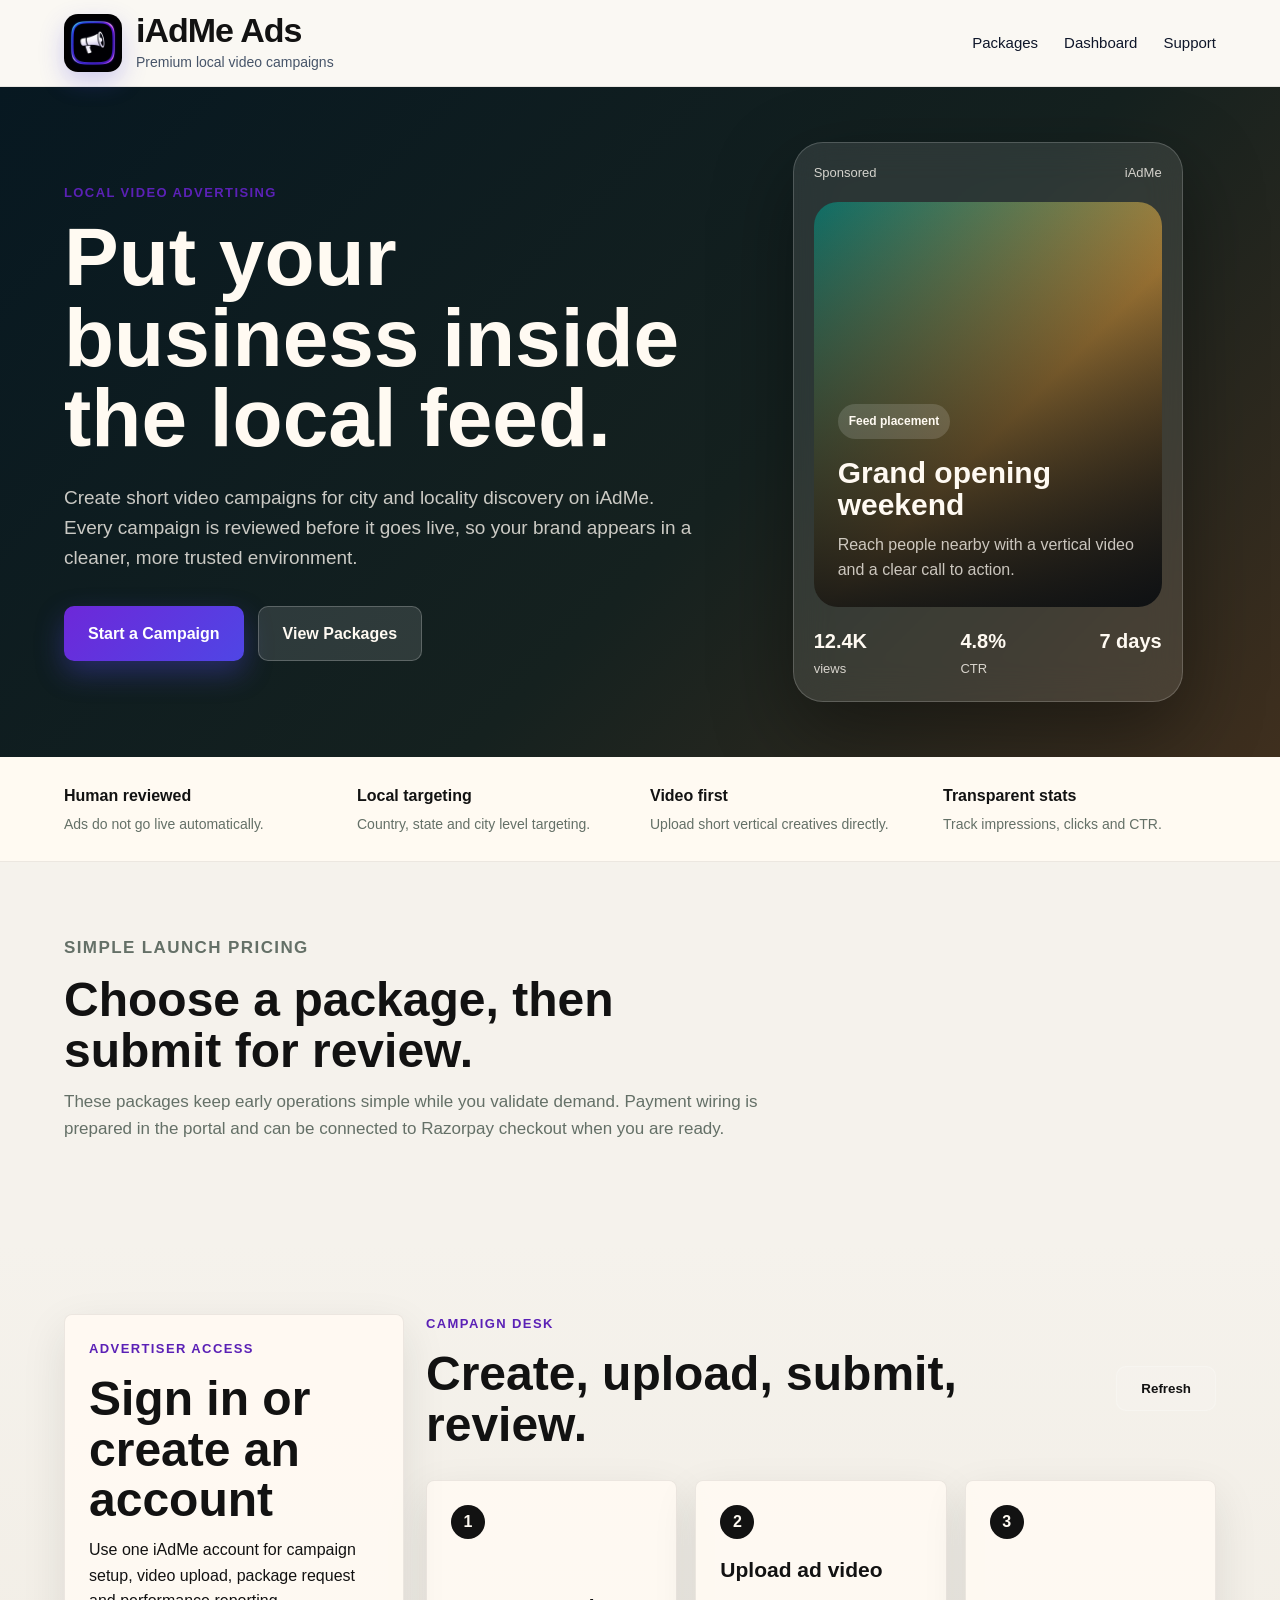
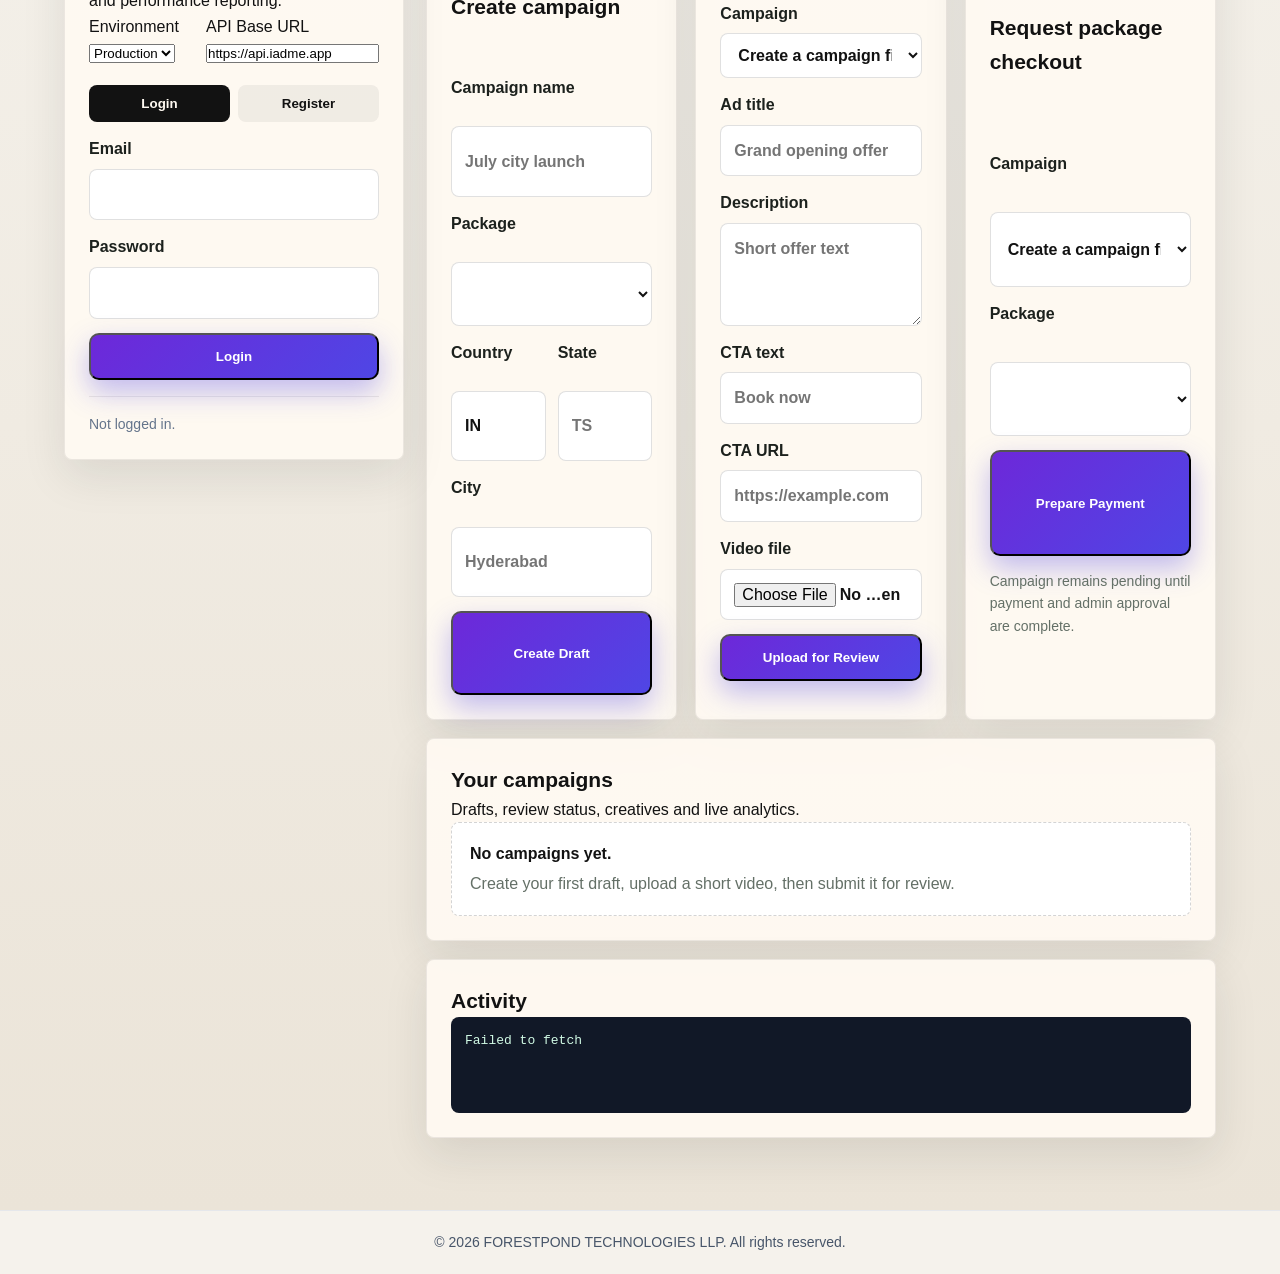
<file: advertise.html>
<!DOCTYPE html>
<html lang="en">
<head>
  <meta charset="UTF-8" />
  <meta name="viewport" content="width=device-width, initial-scale=1.0" />

  <title>Advertise on iAdMe | Premium Local Video Ads</title>
  <meta
    name="description"
    content="Create premium short video ad campaigns on iAdMe for local discovery, feed placements, in-stream reach, admin review, and transparent campaign analytics."
  />

  <link rel="icon" href="/favicon.ico" />
  <link rel="stylesheet" href="styles.css" />
</head>
<body class="advertiser-page">
  <header class="site-header advertiser-header">
    <div class="container header-container">
      <a class="brand" href="index.html">
        <img src="assets/iadme-logo.png" alt="iAdMe Logo" class="brand-logo" />
        <div>
          <h1>iAdMe Ads</h1>
          <p>Premium local video campaigns</p>
        </div>
      </a>

      <nav class="nav">
        <a href="#packages">Packages</a>
        <a href="#dashboard">Dashboard</a>
        <a href="contact-us.html">Support</a>
      </nav>
    </div>
  </header>

  <main>
    <section class="ads-hero">
      <div class="container ads-hero-grid">
        <div class="ads-hero-copy">
          <p class="eyebrow">Local video advertising</p>
          <h2>Put your business inside the local feed.</h2>
          <p>
            Create short video campaigns for city and locality discovery on
            iAdMe. Every campaign is reviewed before it goes live, so your brand
            appears in a cleaner, more trusted environment.
          </p>
          <div class="ads-hero-actions">
            <a class="button" href="#dashboard">Start a Campaign</a>
            <a class="button ads-secondary-button" href="#packages">View Packages</a>
          </div>
        </div>

        <div class="ads-hero-panel" aria-label="Campaign preview">
          <div class="ads-phone-preview">
            <div class="ads-phone-top">
              <span>Sponsored</span>
              <span>iAdMe</span>
            </div>
            <div class="ads-video-stage">
              <span class="ads-badge">Feed placement</span>
              <strong>Grand opening weekend</strong>
              <p>Reach people nearby with a vertical video and a clear call to action.</p>
            </div>
            <div class="ads-metrics-strip">
              <span><strong>12.4K</strong> views</span>
              <span><strong>4.8%</strong> CTR</span>
              <span><strong>7 days</strong></span>
            </div>
          </div>
        </div>
      </div>
    </section>

    <section class="ads-trust-band">
      <div class="container ads-trust-grid">
        <div>
          <strong>Human reviewed</strong>
          <span>Ads do not go live automatically.</span>
        </div>
        <div>
          <strong>Local targeting</strong>
          <span>Country, state and city level targeting.</span>
        </div>
        <div>
          <strong>Video first</strong>
          <span>Upload short vertical creatives directly.</span>
        </div>
        <div>
          <strong>Transparent stats</strong>
          <span>Track impressions, clicks and CTR.</span>
        </div>
      </div>
    </section>

    <section id="packages" class="ads-section">
      <div class="container">
        <div class="ads-section-heading">
          <p class="eyebrow">Simple launch pricing</p>
          <h3>Choose a package, then submit for review.</h3>
          <p>
            These packages keep early operations simple while you validate demand.
            Payment wiring is prepared in the portal and can be connected to
            Razorpay checkout when you are ready.
          </p>
        </div>
        <div id="adPackages" class="ads-package-grid"></div>
      </div>
    </section>

    <section id="dashboard" class="ads-section ads-dashboard-section">
      <div class="container ads-dashboard-shell">
        <aside class="ads-auth-panel">
          <p class="eyebrow">Advertiser access</p>
          <h3>Sign in or create an account</h3>
          <p>
            Use one iAdMe account for campaign setup, video upload, package
            request and performance reporting.
          </p>

          <div class="ads-env-row">
            <label>
              Environment
              <select id="adsEnv">
                <option value="production">Production</option>
                <option value="staging">Staging</option>
                <option value="local">Local</option>
              </select>
            </label>
            <label>
              API Base URL
              <input id="adsBaseUrl" type="text" value="https://api.iadme.app" />
            </label>
          </div>

          <div class="ads-tabs" role="tablist" aria-label="Advertiser auth">
            <button id="showLoginTab" type="button" class="active">Login</button>
            <button id="showRegisterTab" type="button">Register</button>
          </div>

          <form id="adsLoginForm" class="ads-form">
            <label>Email <input id="adsLoginEmail" type="email" autocomplete="username" required /></label>
            <label>Password <input id="adsLoginPassword" type="password" autocomplete="current-password" required /></label>
            <button class="button" type="submit">Login</button>
          </form>

          <form id="adsRegisterForm" class="ads-form hidden">
            <label>Business name <input id="adsBusinessName" type="text" maxlength="60" required /></label>
            <label>Email <input id="adsRegisterEmail" type="email" autocomplete="username" required /></label>
            <label>Phone <input id="adsRegisterPhone" type="tel" autocomplete="tel" /></label>
            <label>Password <input id="adsRegisterPassword" type="password" autocomplete="new-password" required /></label>
            <label class="ads-checkbox">
              <input id="adsAcceptTerms" type="checkbox" required />
              <span>I accept the Terms and Privacy Policy.</span>
            </label>
            <button class="button" type="submit">Create Account</button>
          </form>

          <div class="ads-session-row">
            <span id="adsSessionStatus">Not logged in.</span>
            <button id="adsLogoutBtn" type="button" class="ads-link-button hidden">Logout</button>
          </div>
        </aside>

        <section class="ads-workspace">
          <div class="ads-workspace-header">
            <div>
              <p class="eyebrow">Campaign desk</p>
              <h3>Create, upload, submit, review.</h3>
            </div>
            <button id="refreshCampaignsBtn" type="button" class="button ads-secondary-button">Refresh</button>
          </div>

          <div class="ads-step-grid">
            <form id="campaignForm" class="ads-panel ads-form">
              <span class="ads-step-number">1</span>
              <h4>Create campaign</h4>
              <label>Campaign name <input id="campaignName" type="text" placeholder="July city launch" required /></label>
              <label>Package <select id="campaignPackage"></select></label>
              <div class="ads-two-col">
                <label>Country <input id="targetCountry" type="text" value="IN" /></label>
                <label>State <input id="targetRegion" type="text" placeholder="TS" /></label>
              </div>
              <label>City <input id="targetCity" type="text" placeholder="Hyderabad" /></label>
              <button class="button" type="submit">Create Draft</button>
            </form>

            <form id="creativeForm" class="ads-panel ads-form">
              <span class="ads-step-number">2</span>
              <h4>Upload ad video</h4>
              <label>Campaign <select id="creativeCampaign" required></select></label>
              <label>Ad title <input id="creativeTitle" type="text" placeholder="Grand opening offer" required /></label>
              <label>Description <textarea id="creativeDescription" rows="3" placeholder="Short offer text"></textarea></label>
              <label>CTA text <input id="creativeCtaText" type="text" maxlength="80" placeholder="Book now" /></label>
              <label>CTA URL <input id="creativeCtaUrl" type="url" placeholder="https://example.com" /></label>
              <label>Video file <input id="creativeVideoFile" type="file" accept="video/mp4,video/quicktime,video/*" required /></label>
              <button class="button" type="submit">Upload for Review</button>
              <p id="uploadProgress" class="ads-muted"></p>
            </form>

            <form id="paymentForm" class="ads-panel ads-form">
              <span class="ads-step-number">3</span>
              <h4>Request package checkout</h4>
              <label>Campaign <select id="paymentCampaign" required></select></label>
              <label>Package <select id="paymentPackage" required></select></label>
              <button class="button" type="submit">Prepare Payment</button>
              <p class="ads-muted">
                Campaign remains pending until payment and admin approval are complete.
              </p>
            </form>
          </div>

          <div class="ads-panel">
            <div class="ads-table-header">
              <div>
                <h4>Your campaigns</h4>
                <p>Drafts, review status, creatives and live analytics.</p>
              </div>
            </div>
            <div id="campaignsOutput" class="ads-campaign-list"></div>
          </div>

          <div class="ads-panel">
            <h4>Activity</h4>
            <pre id="adsOutput" class="ads-output">Ready.</pre>
          </div>
        </section>
      </div>
    </section>
  </main>

  <footer>
    <div class="container">
      © 2026 FORESTPOND TECHNOLOGIES LLP. All rights reserved.
    </div>
  </footer>

  <script src="advertiser.js"></script>
</body>
</html>
</file>
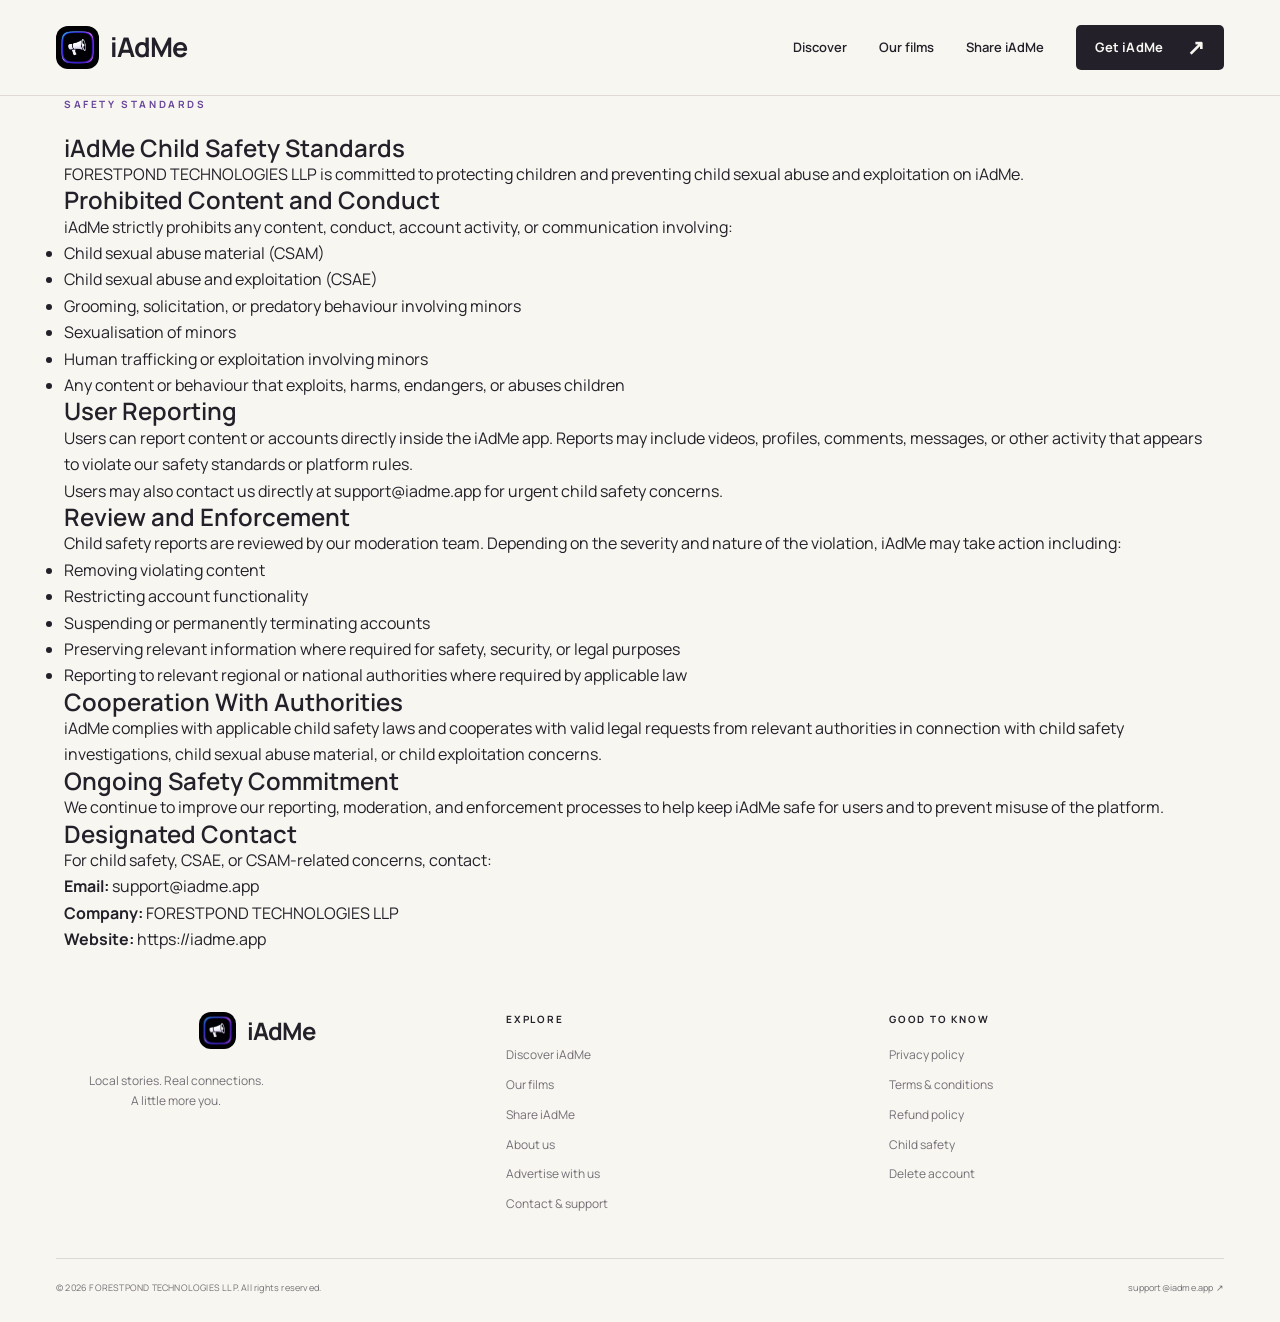
<file: child-safety.html>
<!DOCTYPE html>
<html lang="en">
<head>
  <meta charset="UTF-8" />
  <meta name="viewport" content="width=device-width, initial-scale=1.0" />
  <title>Child Safety Standards | iAdMe</title>
  <meta
    name="description"
    content="iAdMe child safety standards for preventing child sexual abuse and exploitation on the platform."
  />
  <link rel="icon" href="/assets/favicon.png" />
  <link rel="stylesheet" href="/styles.css" />
<link rel="stylesheet" href="/assets/campaign/site.css"><script defer src="/assets/campaign/site.js"></script></head>
<body class="legacy-page">
  <a class="skip-link" href="#main">Skip to content</a>
<header class="masthead"><div class="wrap header-inner">
 <a class="wordmark" href="/" aria-label="iAdMe home"><img src="/assets/get/iadme-icon.png" width="43" height="43" alt="">iAdMe</a>
 <button class="menu-toggle" aria-label="Toggle navigation" aria-expanded="false" aria-controls="site-nav">Menu <svg viewBox="0 0 20 20" aria-hidden="true"><path d="M2 6h16M2 14h16" stroke="currentColor" stroke-width="1.5"/></svg></button>
 <nav id="site-nav" class="site-nav" aria-label="Main navigation"><a href="/discover">Discover</a><a href="/films">Our films</a><a href="/share">Share iAdMe</a><a class="button small" href="/get">Get iAdMe <span class="arrow" aria-hidden="true">↗</span></a></nav>
</div></header>

  <main id="main" class="container legal-page">
    <section class="legal-hero">
      <p class="eyebrow">Safety Standards</p>
      <h1>iAdMe Child Safety Standards</h1>
      <p>
        FORESTPOND TECHNOLOGIES LLP is committed to protecting children and preventing
        child sexual abuse and exploitation on iAdMe.
      </p>
    </section>

    <section class="legal-section">
      <h2>Prohibited Content and Conduct</h2>
      <p>iAdMe strictly prohibits any content, conduct, account activity, or communication involving:</p>
      <ul>
        <li>Child sexual abuse material (CSAM)</li>
        <li>Child sexual abuse and exploitation (CSAE)</li>
        <li>Grooming, solicitation, or predatory behaviour involving minors</li>
        <li>Sexualisation of minors</li>
        <li>Human trafficking or exploitation involving minors</li>
        <li>Any content or behaviour that exploits, harms, endangers, or abuses children</li>
      </ul>
    </section>

    <section class="legal-section">
      <h2>User Reporting</h2>
      <p>
        Users can report content or accounts directly inside the iAdMe app. Reports may include
        videos, profiles, comments, messages, or other activity that appears to violate our safety
        standards or platform rules.
      </p>
      <p>
        Users may also contact us directly at
        <a href="mailto:support@iadme.app">support@iadme.app</a>
        for urgent child safety concerns.
      </p>
    </section>

    <section class="legal-section">
      <h2>Review and Enforcement</h2>
      <p>
        Child safety reports are reviewed by our moderation team. Depending on the severity and
        nature of the violation, iAdMe may take action including:
      </p>
      <ul>
        <li>Removing violating content</li>
        <li>Restricting account functionality</li>
        <li>Suspending or permanently terminating accounts</li>
        <li>Preserving relevant information where required for safety, security, or legal purposes</li>
        <li>Reporting to relevant regional or national authorities where required by applicable law</li>
      </ul>
    </section>

    <section class="legal-section">
      <h2>Cooperation With Authorities</h2>
      <p>
        iAdMe complies with applicable child safety laws and cooperates with valid legal requests
        from relevant authorities in connection with child safety investigations, child sexual abuse
        material, or child exploitation concerns.
      </p>
    </section>

    <section class="legal-section">
      <h2>Ongoing Safety Commitment</h2>
      <p>
        We continue to improve our reporting, moderation, and enforcement processes to help keep
        iAdMe safe for users and to prevent misuse of the platform.
      </p>
    </section>

    <section class="legal-section">
      <h2>Designated Contact</h2>
      <p>
        For child safety, CSAE, or CSAM-related concerns, contact:
      </p>
      <p>
        <strong>Email:</strong>
        <a href="mailto:support@iadme.app">support@iadme.app</a>
      </p>
      <p>
        <strong>Company:</strong> FORESTPOND TECHNOLOGIES LLP<br />
        <strong>Website:</strong> <a href="https://iadme.app">https://iadme.app</a>
      </p>
    </section>
  </main>

  <footer class="site-footer"><div class="wrap">
 <div class="footer-main"><div class="footer-brand"><a class="wordmark" href="/"><img src="/assets/get/iadme-icon.png" width="37" height="37" alt="">iAdMe</a><p class="footer-about">Local stories. Real connections.<br>A little more you.</p></div>
 <nav class="footer-links" aria-label="Explore"><strong>Explore</strong><a href="/discover">Discover iAdMe</a><a href="/films">Our films</a><a href="/share">Share iAdMe</a><a href="/about">About us</a><a href="/advertise">Advertise with us</a><a href="/contact-us">Contact &amp; support</a></nav>
 <nav class="footer-links" aria-label="Legal and safety"><strong>Good to know</strong><a href="/privacy-policy">Privacy policy</a><a href="/terms-and-conditions">Terms &amp; conditions</a><a href="/refund-and-cancellation-policy">Refund policy</a><a href="/child-safety">Child safety</a><a href="/delete-account">Delete account</a></nav></div>
 <div class="footer-bottom"><span>© 2026 FORESTPOND TECHNOLOGIES LLP. All rights reserved.</span><a href="mailto:support@iadme.app">support@iadme.app ↗</a></div>
</div></footer>
</body>
</html>
</file>
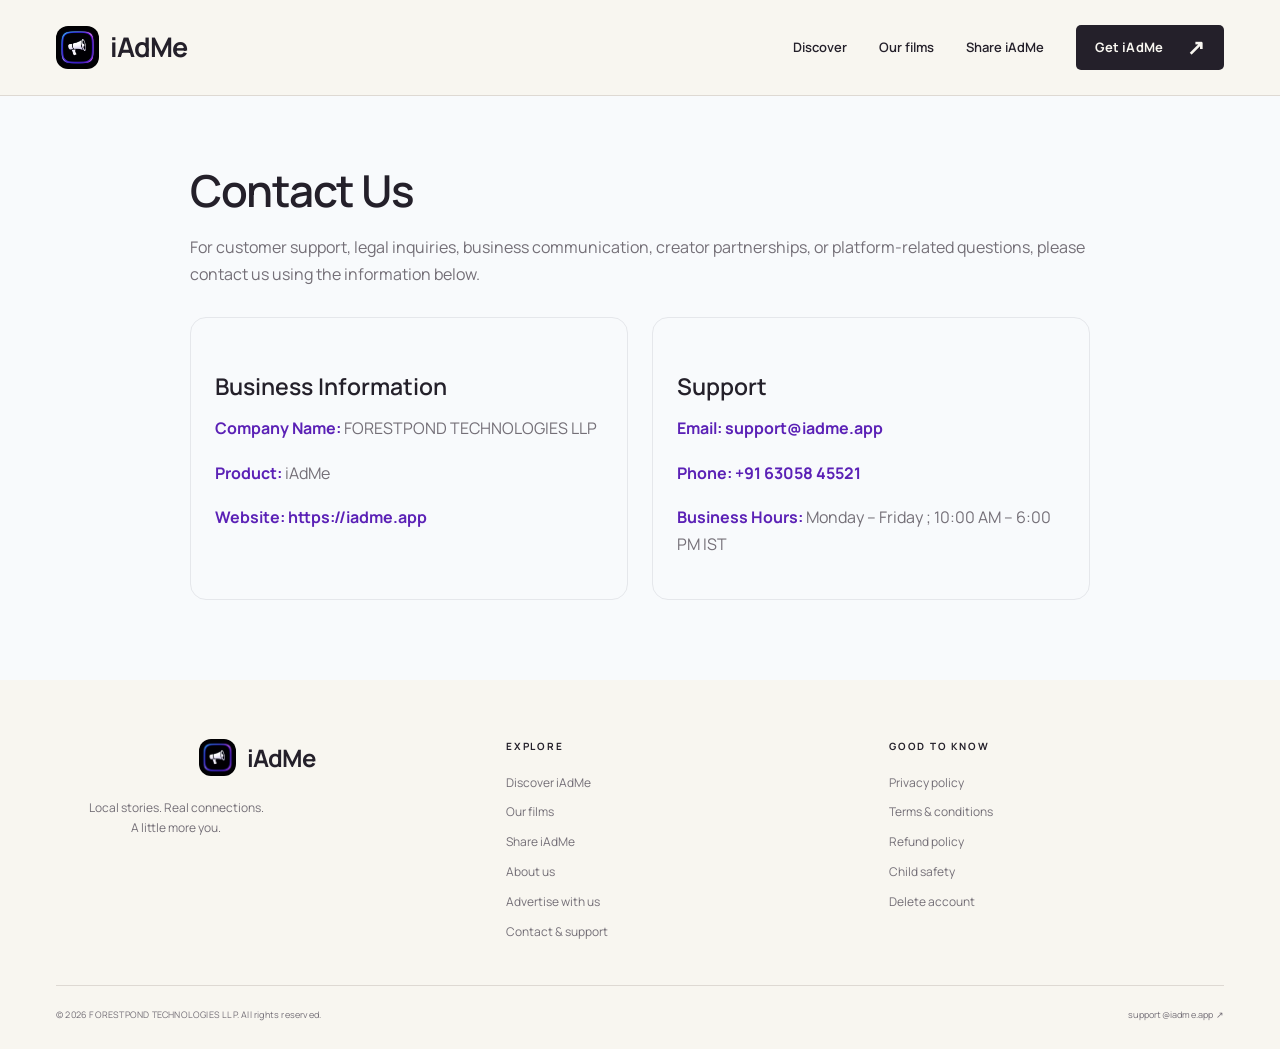
<file: contact-us.html>
<!DOCTYPE html>
<html lang="en">
<head>
  <meta charset="UTF-8" />
  <meta name="viewport" content="width=device-width, initial-scale=1.0" />

  <title>Contact Us | iAdMe</title>
<link rel="icon" href="/favicon.ico" />

<link rel="shortcut icon" href="/favicon.ico" />

<link rel="apple-touch-icon" href="/favicon.png" />

  <link rel="stylesheet" href="styles.css" />
<link rel="stylesheet" href="/assets/campaign/site.css"><script defer src="/assets/campaign/site.js"></script></head>

<body class="legacy-page">

  <a class="skip-link" href="#main">Skip to content</a>
<header class="masthead"><div class="wrap header-inner">
 <a class="wordmark" href="/" aria-label="iAdMe home"><img src="/assets/get/iadme-icon.png" width="43" height="43" alt="">iAdMe</a>
 <button class="menu-toggle" aria-label="Toggle navigation" aria-expanded="false" aria-controls="site-nav">Menu <svg viewBox="0 0 20 20" aria-hidden="true"><path d="M2 6h16M2 14h16" stroke="currentColor" stroke-width="1.5"/></svg></button>
 <nav id="site-nav" class="site-nav" aria-label="Main navigation"><a href="/discover">Discover</a><a href="/films">Our films</a><a href="/share">Share iAdMe</a><a class="button small" href="/get">Get iAdMe <span class="arrow" aria-hidden="true">↗</span></a></nav>
</div></header>

  <main id="main" class="page">

    <section class="container page-card">

      <h2>Contact Us</h2>

      <p>
        For customer support, legal inquiries, business communication,
        creator partnerships, or platform-related questions, please contact us
        using the information below.
      </p>

      <div class="contact-grid">

        <div class="contact-box">
          <h3>Business Information</h3>

          <p>
            <strong>Company Name:</strong>
            FORESTPOND TECHNOLOGIES LLP
          </p>

          <p>
            <strong>Product:</strong>
            iAdMe
          </p>

          <p>
<p>
  <strong>Website:</strong>
  <a href="https://iadme.app">
    https://iadme.app
  </a>
</p>
        </div>

        <div class="contact-box">
          <h3>Support</h3>

<p>
  <strong>Email:</strong>
  <a href="mailto:support@iadme.app">
    support@iadme.app
  </a>
</p>

<p>
  <strong>Phone:</strong>
  <a href="tel:+916305845521">
    +91 63058 45521
  </a>
</p>

          <p>
            <strong>Business Hours:</strong>
            Monday – Friday ; 
            10:00 AM – 6:00 PM IST
          </p>
        </div>

      </div>

    </section>

  </main>

  <footer class="site-footer"><div class="wrap">
 <div class="footer-main"><div class="footer-brand"><a class="wordmark" href="/"><img src="/assets/get/iadme-icon.png" width="37" height="37" alt="">iAdMe</a><p class="footer-about">Local stories. Real connections.<br>A little more you.</p></div>
 <nav class="footer-links" aria-label="Explore"><strong>Explore</strong><a href="/discover">Discover iAdMe</a><a href="/films">Our films</a><a href="/share">Share iAdMe</a><a href="/about">About us</a><a href="/advertise">Advertise with us</a><a href="/contact-us">Contact &amp; support</a></nav>
 <nav class="footer-links" aria-label="Legal and safety"><strong>Good to know</strong><a href="/privacy-policy">Privacy policy</a><a href="/terms-and-conditions">Terms &amp; conditions</a><a href="/refund-and-cancellation-policy">Refund policy</a><a href="/child-safety">Child safety</a><a href="/delete-account">Delete account</a></nav></div>
 <div class="footer-bottom"><span>© 2026 FORESTPOND TECHNOLOGIES LLP. All rights reserved.</span><a href="mailto:support@iadme.app">support@iadme.app ↗</a></div>
</div></footer>

</body>
</html>
</file>
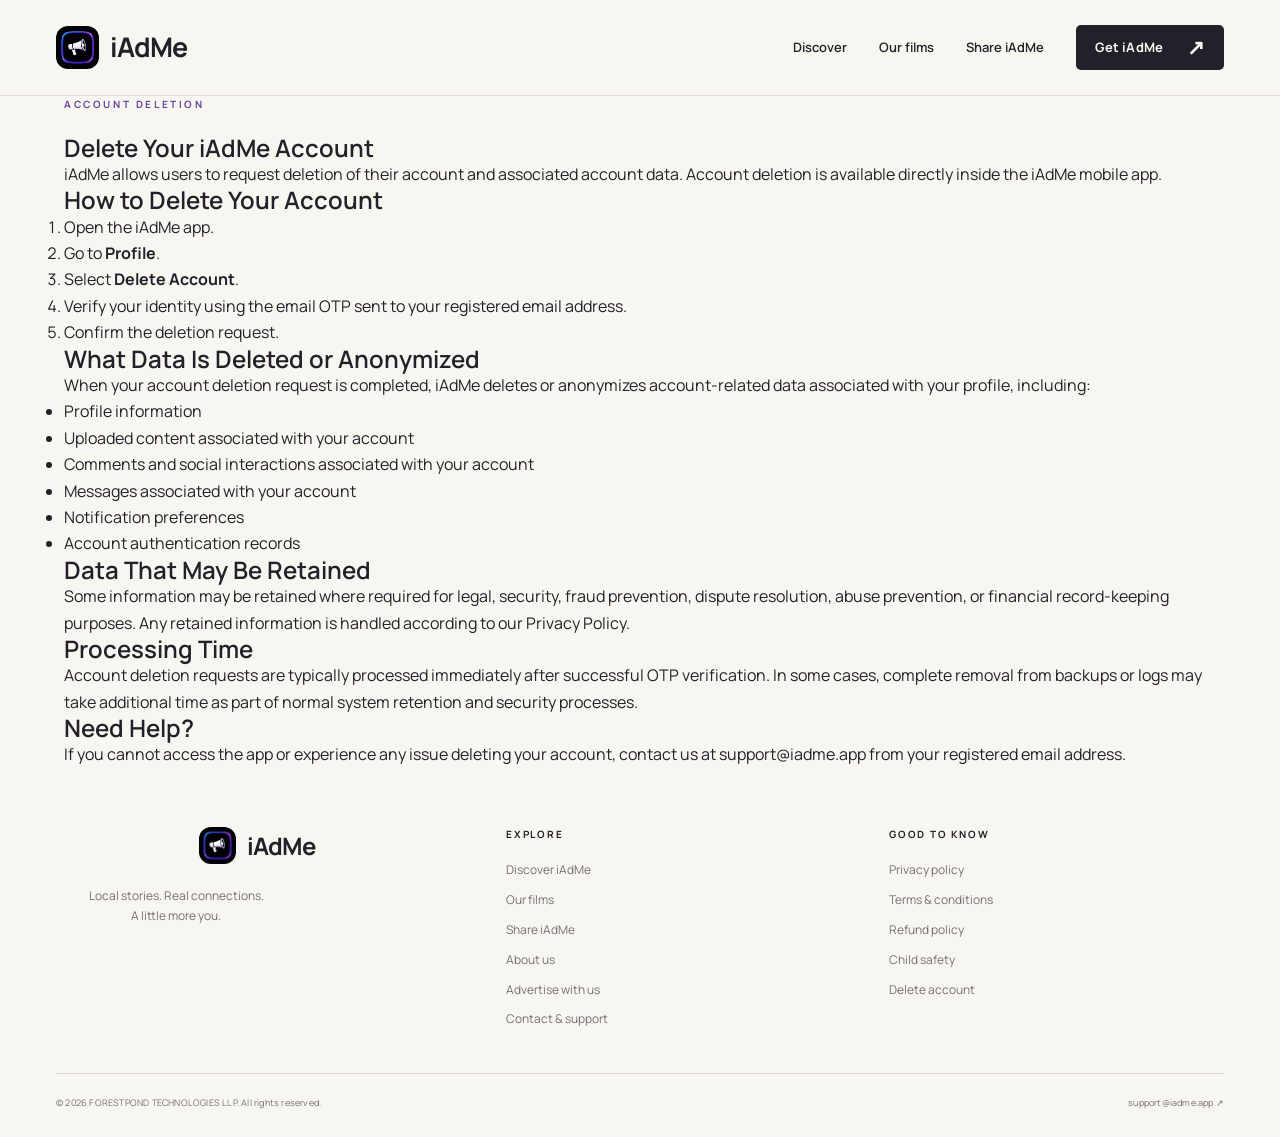
<file: delete-account.html>
<!DOCTYPE html>
<html lang="en">
<head>
  <meta charset="UTF-8" />
  <meta name="viewport" content="width=device-width, initial-scale=1.0" />
  <title>Delete Your iAdMe Account | iAdMe</title>
  <meta
    name="description"
    content="Learn how to delete your iAdMe account and request removal of associated account data."
  />
  <link rel="icon" href="/assets/favicon.png" />
  <link rel="stylesheet" href="/styles.css" />
<link rel="stylesheet" href="/assets/campaign/site.css"><script defer src="/assets/campaign/site.js"></script></head>
<body class="legacy-page">
  <a class="skip-link" href="#main">Skip to content</a>
<header class="masthead"><div class="wrap header-inner">
 <a class="wordmark" href="/" aria-label="iAdMe home"><img src="/assets/get/iadme-icon.png" width="43" height="43" alt="">iAdMe</a>
 <button class="menu-toggle" aria-label="Toggle navigation" aria-expanded="false" aria-controls="site-nav">Menu <svg viewBox="0 0 20 20" aria-hidden="true"><path d="M2 6h16M2 14h16" stroke="currentColor" stroke-width="1.5"/></svg></button>
 <nav id="site-nav" class="site-nav" aria-label="Main navigation"><a href="/discover">Discover</a><a href="/films">Our films</a><a href="/share">Share iAdMe</a><a class="button small" href="/get">Get iAdMe <span class="arrow" aria-hidden="true">↗</span></a></nav>
</div></header>

  <main id="main" class="container legal-page">
    <section class="legal-hero">
      <p class="eyebrow">Account Deletion</p>
      <h1>Delete Your iAdMe Account</h1>
      <p>
        iAdMe allows users to request deletion of their account and associated account data.
        Account deletion is available directly inside the iAdMe mobile app.
      </p>
    </section>

    <section class="legal-section">
      <h2>How to Delete Your Account</h2>
      <ol>
        <li>Open the iAdMe app.</li>
        <li>Go to <strong>Profile</strong>.</li>
        <li>Select <strong>Delete Account</strong>.</li>
        <li>Verify your identity using the email OTP sent to your registered email address.</li>
        <li>Confirm the deletion request.</li>
      </ol>
    </section>

    <section class="legal-section">
      <h2>What Data Is Deleted or Anonymized</h2>
      <p>
        When your account deletion request is completed, iAdMe deletes or anonymizes account-related
        data associated with your profile, including:
      </p>
      <ul>
        <li>Profile information</li>
        <li>Uploaded content associated with your account</li>
        <li>Comments and social interactions associated with your account</li>
        <li>Messages associated with your account</li>
        <li>Notification preferences</li>
        <li>Account authentication records</li>
      </ul>
    </section>

    <section class="legal-section">
      <h2>Data That May Be Retained</h2>
      <p>
        Some information may be retained where required for legal, security, fraud prevention,
        dispute resolution, abuse prevention, or financial record-keeping purposes. Any retained
        information is handled according to our Privacy Policy.
      </p>
    </section>

    <section class="legal-section">
      <h2>Processing Time</h2>
      <p>
        Account deletion requests are typically processed immediately after successful OTP verification.
        In some cases, complete removal from backups or logs may take additional time as part of normal
        system retention and security processes.
      </p>
    </section>

    <section class="legal-section">
      <h2>Need Help?</h2>
      <p>
        If you cannot access the app or experience any issue deleting your account, contact us at
        <a href="mailto:support@iadme.app">support@iadme.app</a> from your registered email address.
      </p>
    </section>
  </main>

  <footer class="site-footer"><div class="wrap">
 <div class="footer-main"><div class="footer-brand"><a class="wordmark" href="/"><img src="/assets/get/iadme-icon.png" width="37" height="37" alt="">iAdMe</a><p class="footer-about">Local stories. Real connections.<br>A little more you.</p></div>
 <nav class="footer-links" aria-label="Explore"><strong>Explore</strong><a href="/discover">Discover iAdMe</a><a href="/films">Our films</a><a href="/share">Share iAdMe</a><a href="/about">About us</a><a href="/advertise">Advertise with us</a><a href="/contact-us">Contact &amp; support</a></nav>
 <nav class="footer-links" aria-label="Legal and safety"><strong>Good to know</strong><a href="/privacy-policy">Privacy policy</a><a href="/terms-and-conditions">Terms &amp; conditions</a><a href="/refund-and-cancellation-policy">Refund policy</a><a href="/child-safety">Child safety</a><a href="/delete-account">Delete account</a></nav></div>
 <div class="footer-bottom"><span>© 2026 FORESTPOND TECHNOLOGIES LLP. All rights reserved.</span><a href="mailto:support@iadme.app">support@iadme.app ↗</a></div>
</div></footer>
</body>
</html>
</file>
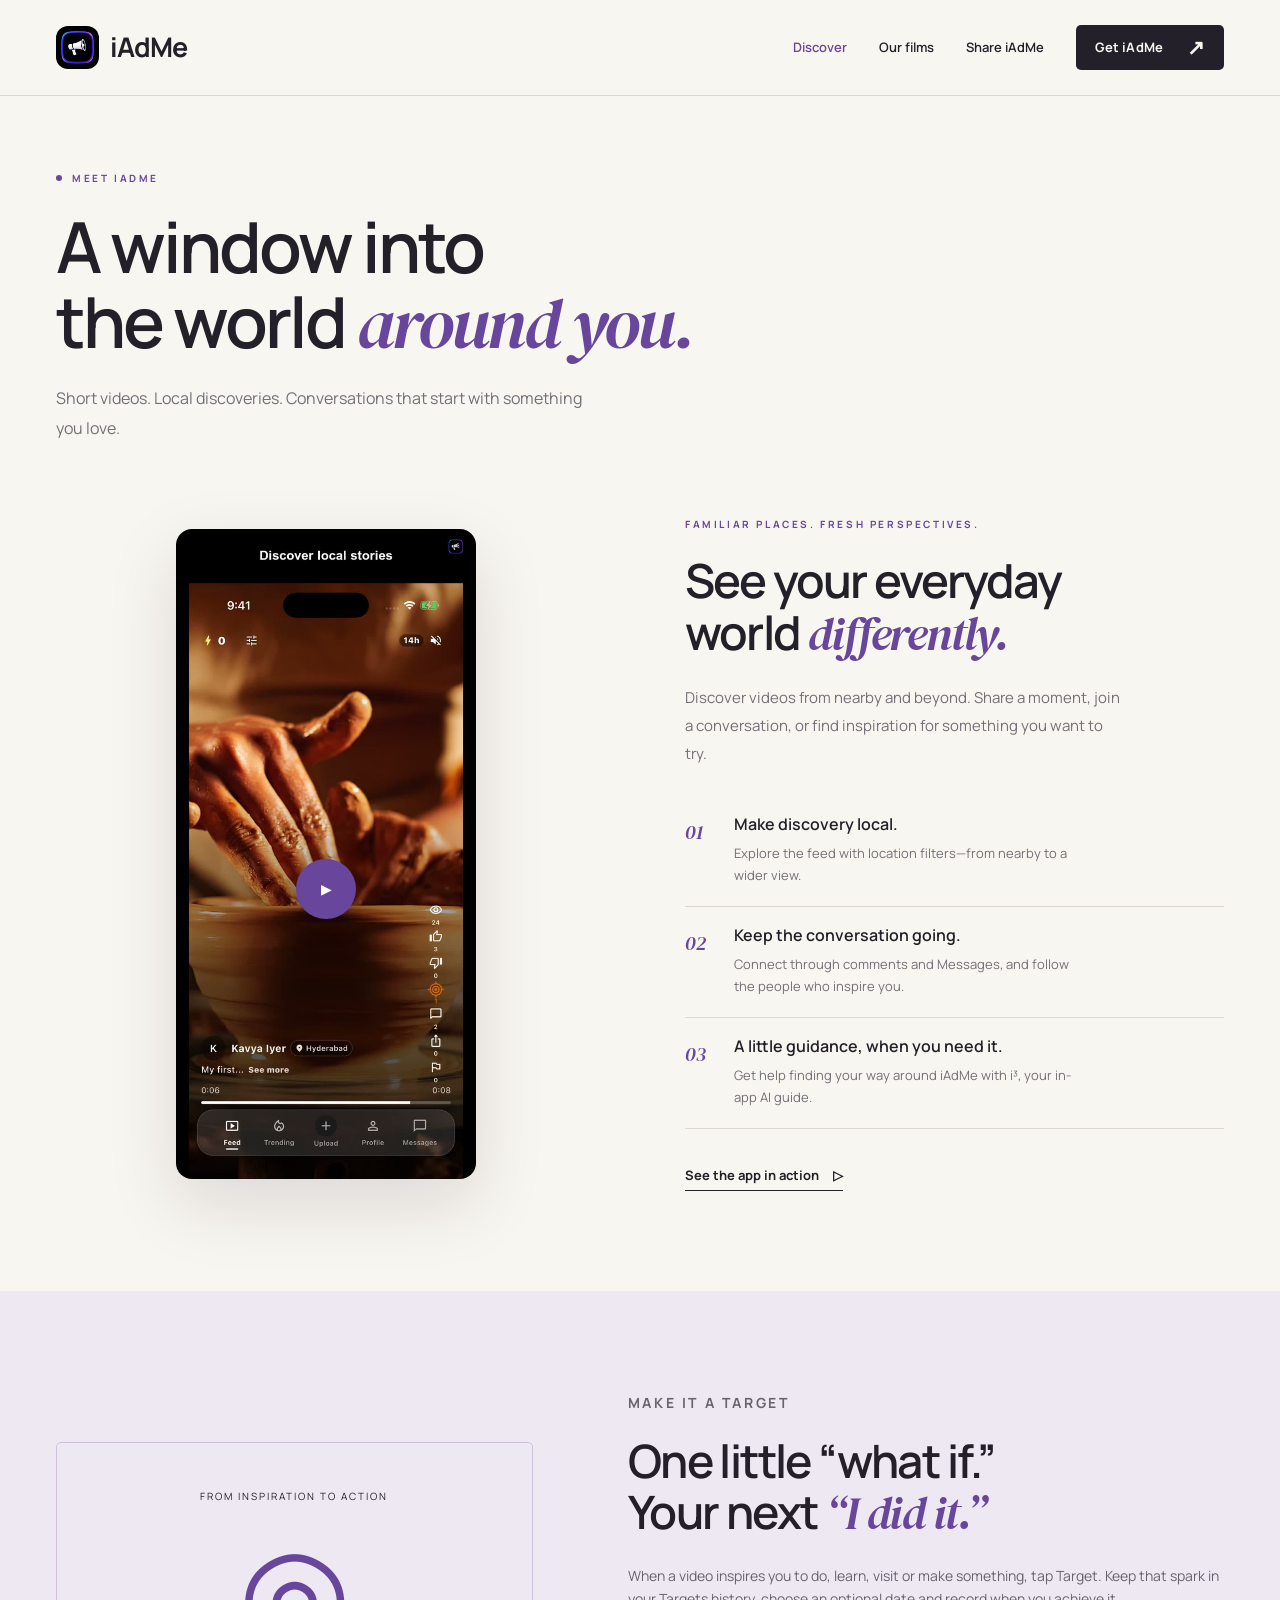
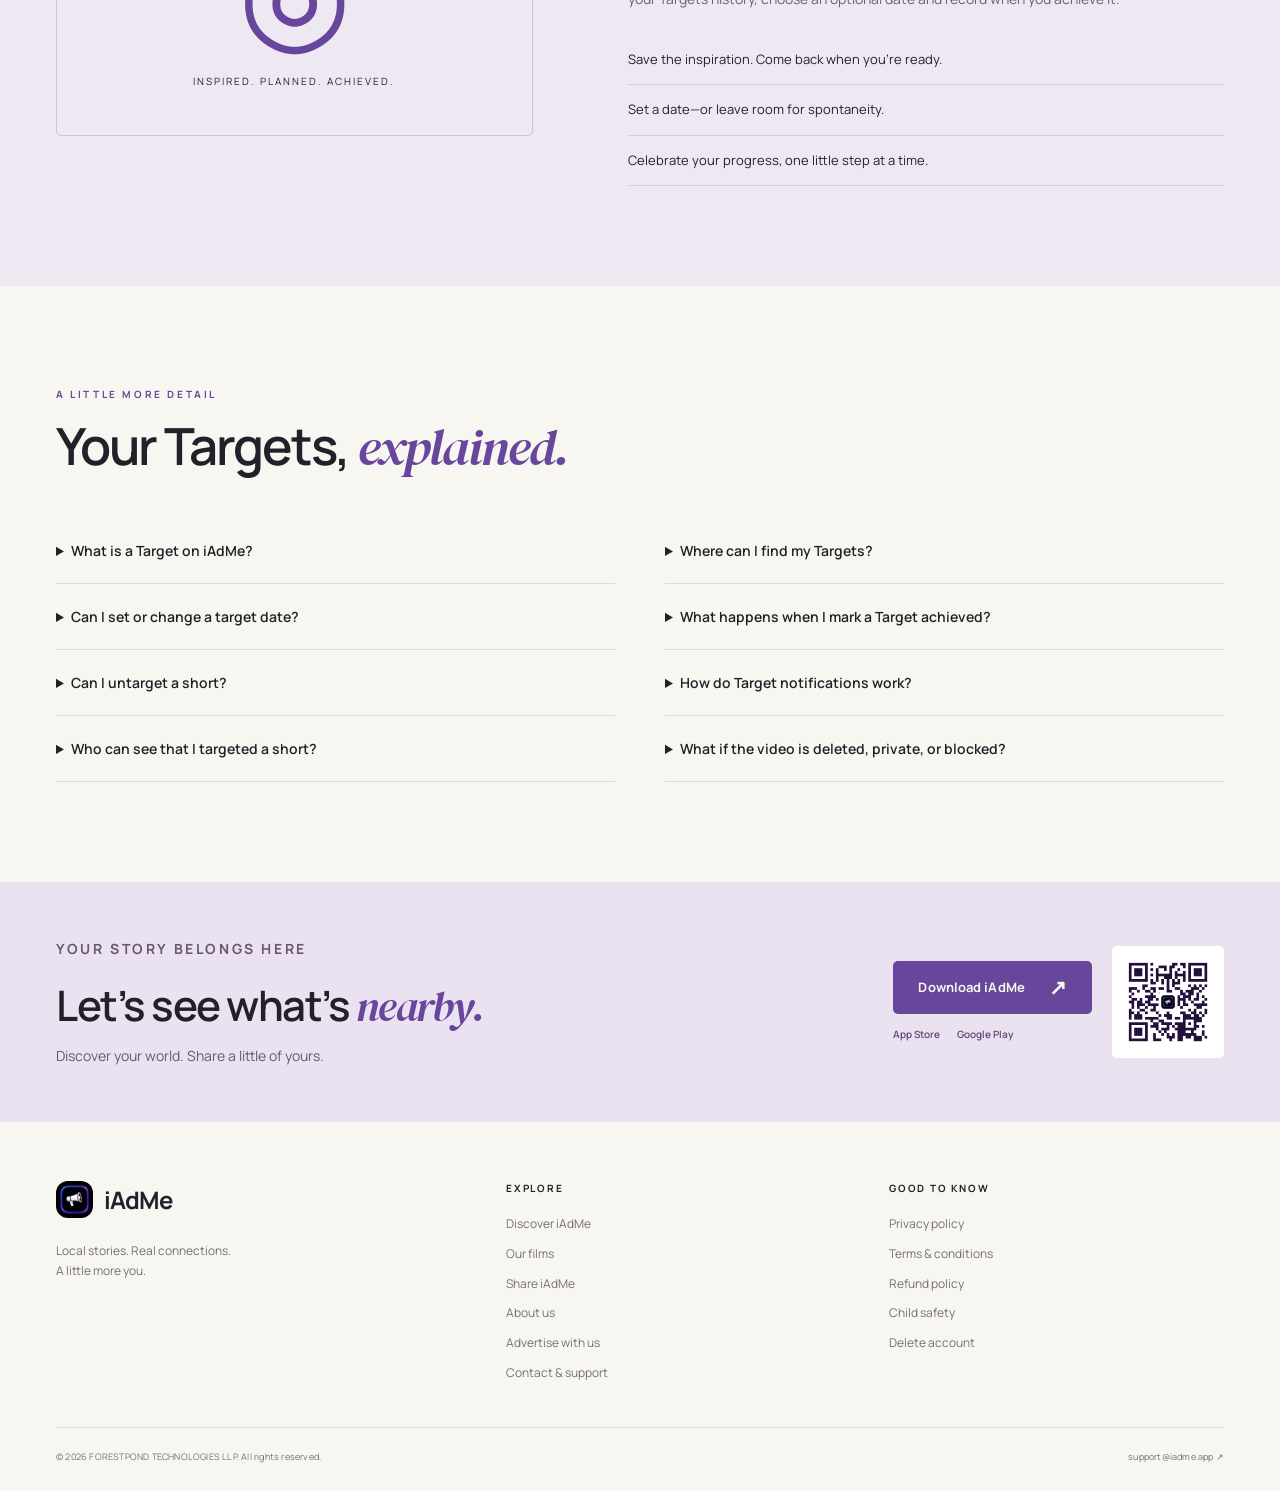
<file: discover.html>
<!doctype html>
<html lang="en">
<head>
<meta charset="utf-8">
<meta name="viewport" content="width=device-width, initial-scale=1">
<title>Discover iAdMe — Local videos, shared inspiration</title>
<meta name="description" content="Explore local videos, connect through comments and Messages, and turn inspiration into action with iAdMe Targets.">
<link rel="canonical" href="https://iadme.app/discover">
<link rel="icon" href="/assets/get/iadme-icon.png">
<link rel="apple-touch-icon" href="/assets/get/iadme-icon.png">
<meta name="theme-color" content="#f8f6f0">
<meta property="og:type" content="website">
<meta property="og:site_name" content="iAdMe">
<meta property="og:title" content="Discover iAdMe — Local videos, shared inspiration">
<meta property="og:description" content="Explore local videos, connect through comments and Messages, and turn inspiration into action with iAdMe Targets.">
<meta property="og:url" content="https://iadme.app/discover">
<meta property="og:image" content="https://iadme.app/assets/get/share-card.jpg">
<meta property="og:image:width" content="1200">
<meta property="og:image:height" content="630">
<meta name="twitter:card" content="summary_large_image">
<link rel="stylesheet" href="/assets/campaign/site.css">
<script defer src="/assets/campaign/site.js">
</script>
</head>
<body>
<a class="skip-link" href="#main">Skip to content</a>
<header class="masthead">
<div class="wrap header-inner">
 <a class="wordmark" href="/" aria-label="iAdMe home">
<img src="/assets/get/iadme-icon.png" width="43" height="43" alt="">iAdMe</a>
 <button class="menu-toggle" aria-label="Toggle navigation" aria-expanded="false" aria-controls="site-nav">Menu <svg viewBox="0 0 20 20" aria-hidden="true">
<path d="M2 6h16M2 14h16" stroke="currentColor" stroke-width="1.5"/>
</svg>
</button>
 <nav id="site-nav" class="site-nav" aria-label="Main navigation">
<a href="/discover" aria-current="page">Discover</a>
<a href="/films">Our films</a>
<a href="/share">Share iAdMe</a>
<a class="button small" href="/get">Get iAdMe <span class="arrow" aria-hidden="true">↗</span>
</a>
</nav>
</div>
</header>
<main id="main">
<section class="page-intro">
<div class="wrap">
<p class="eyebrow dot">MEET iAdMe</p>
<h1>A window into<br>the world <em>around you.</em>
</h1>
<p class="lede">Short videos. Local discoveries. Conversations that start with something you love.</p>
</div>
</section>
<section class="section" style="padding-top:15px">
<div class="wrap product-stage">
<a href="/assets/campaign/films/apple-preview.mp4" data-film data-title="A closer look at iAdMe" data-description="Local videos, conversations and inspiration—in the app." data-kind="App preview" data-poster="/assets/campaign/films/apple-preview-poster.jpg" data-caption="/assets/campaign/films/apple-preview.vtt" class="app-frame" aria-label="Watch the 30 second iAdMe app preview">
<img src="/assets/campaign/films/apple-preview-poster.jpg" alt="iAdMe video feed with comments, sharing and Targets controls" width="540" height="1170">
<span class="play-disc" aria-hidden="true">▶</span>
</a>
<div class="product-copy">
<p class="eyebrow">FAMILIAR PLACES. FRESH PERSPECTIVES.</p>
<h2>See your everyday<br>world <em>differently.</em>
</h2>
<p class="lede">Discover videos from nearby and beyond. Share a moment, join a conversation, or find inspiration for something you want to try.</p>
<div class="feature-list">
<div class="feature-item">
<span class="feature-number">01</span>
<div>
<h3>Make discovery local.</h3>
<p>Explore the feed with location filters—from nearby to a wider view.</p>
</div>
</div>
<div class="feature-item">
<span class="feature-number">02</span>
<div>
<h3>Keep the conversation going.</h3>
<p>Connect through comments and Messages, and follow the people who inspire you.</p>
</div>
</div>
<div class="feature-item">
<span class="feature-number">03</span>
<div>
<h3>A little guidance, when you need it.</h3>
<p>Get help finding your way around iAdMe with i³, your in-app AI guide.</p>
</div>
</div>
</div>
<a class="text-link" href="/assets/campaign/films/apple-preview.mp4" data-film data-title="A closer look at iAdMe" data-description="Local videos, conversations and inspiration—in the app." data-kind="App preview" data-poster="/assets/campaign/films/apple-preview-poster.jpg" data-caption="/assets/campaign/films/apple-preview.vtt">See the app in action <span aria-hidden="true">▷</span>
</a>
</div>
</div>
</section>
<section class="section target-section" id="targets">
<div class="wrap target-grid">
<div class="target-graphic">
<p>FROM INSPIRATION TO ACTION</p>
<div class="rings" aria-hidden="true">◎</div>
<p>INSPIRED. PLANNED. ACHIEVED.</p>
</div>
<div class="target-copy">
<p class="eyebrow">MAKE IT A TARGET</p>
<h2>One little “what if.”<br>Your next <em>“I did it.”</em>
</h2>
<p>When a video inspires you to do, learn, visit or make something, tap Target. Keep that spark in your Targets history, choose an optional date and record when you achieve it.</p>
<ul class="target-steps">
<li>Save the inspiration. Come back when you’re ready.</li>
<li>Set a date—or leave room for spontaneity.</li>
<li>Celebrate your progress, one little step at a time.</li>
</ul>
</div>
</div>
</section>
<section class="section" id="faqs">
<div class="wrap">
<div class="section-heading">
<div>
<p class="eyebrow">A LITTLE MORE DETAIL</p>
<h2>Your Targets, <em>explained.</em>
</h2>
</div>
</div>
<div class="faq-grid">
          <details>
            <summary>What is a Target on iAdMe?</summary>
            <p>
              A Target is a short that inspires you to do, learn, visit, make,
              or achieve something. Targeting saves that intention to your
              profile so you can return to it and track progress.
            </p>
          </details>

          <details>
            <summary>Where can I find my Targets?</summary>
            <p>
              Open Profile, choose History, then Targets. This dedicated view
              shows your targeted shorts, planned dates, completion status,
              and community progress.
            </p>
          </details>

          <details>
            <summary>Can I set or change a target date?</summary>
            <p>
              Yes. Dates are optional and can be set, changed, or removed from
              the Targets view. Your chosen date is personal planning data and
              is not shown in the public targeter list.
            </p>
          </details>

          <details>
            <summary>What happens when I mark a Target achieved?</summary>
            <p>
              iAdMe keeps your planned date and records the actual completion
              time. The short's achieved count updates so the community can see
              shared progress without seeing your personal date.
            </p>
          </details>

          <details>
            <summary>Can I untarget a short?</summary>
            <p>
              Yes. Tap the active Target action again to remove it. Untargeting
              clears your planned date and completion state and stops future
              Target updates for that short.
            </p>
          </details>

          <details>
            <summary>How do Target notifications work?</summary>
            <p>
              Target updates are consolidated into periodic milestone
              notifications instead of being sent for every interaction. You
              can independently control in-app and push updates in Notification
              Preferences.
            </p>
          </details>

          <details>
            <summary>Who can see that I targeted a short?</summary>
            <p>
              Your profile may appear in that short's targeter or achieved
              participant list. Your target date remains private, and active
              blocking relationships hide profiles from one another.
            </p>
          </details>

          <details>
            <summary>What if the video is deleted, private, or blocked?</summary>
            <p>
              Deleted and unavailable shorts disappear from Targets and stop
              generating updates. Blocking in either direction also hides the
              short and participant identities. A preserved Target can return
              if a temporary block is removed or the short becomes public again.
            </p>
          </details>
        </div>
</div>
</section>
<section class="download-band">
<div class="wrap download-inner">
<div>
<p class="eyebrow">YOUR STORY BELONGS HERE</p>
<h2>Let’s see what’s <em>nearby.</em>
</h2>
<p>Discover your world. Share a little of yours.</p>
</div>
<div class="download-actions">
<div>
<a href="/get" class="button purple">Download iAdMe <span class="arrow" aria-hidden="true">↗</span>
</a>
<div class="store-links">
<a href="https://apps.apple.com/app/id6778307078">App Store</a>
<a href="https://play.google.com/store/apps/details?id=app.iadme.mobile">Google Play</a>
</div>
</div>
<a class="mini-qr" href="/get" aria-label="Get iAdMe — scan this QR with your phone">
<img src="/assets/get/iadme-qr.png" alt="QR code for iadme.app/get" width="100" height="100" loading="lazy">
</a>
</div>
</div>
</section>
</main>
<footer class="site-footer">
<div class="wrap">
 <div class="footer-main">
<div class="footer-brand">
<a class="wordmark" href="/">
<img src="/assets/get/iadme-icon.png" width="37" height="37" alt="">iAdMe</a>
<p class="footer-about">Local stories. Real connections.<br>A little more you.</p>
</div>
 <nav class="footer-links" aria-label="Explore">
<strong>Explore</strong>
<a href="/discover">Discover iAdMe</a>
<a href="/films">Our films</a>
<a href="/share">Share iAdMe</a>
<a href="/about">About us</a>
<a href="/advertise">Advertise with us</a>
<a href="/contact-us">Contact &amp; support</a>
</nav>
 <nav class="footer-links" aria-label="Legal and safety">
<strong>Good to know</strong>
<a href="/privacy-policy">Privacy policy</a>
<a href="/terms-and-conditions">Terms &amp; conditions</a>
<a href="/refund-and-cancellation-policy">Refund policy</a>
<a href="/child-safety">Child safety</a>
<a href="/delete-account">Delete account</a>
</nav>
</div>
 <div class="footer-bottom">
<span>© 2026 FORESTPOND TECHNOLOGIES LLP. All rights reserved.</span>
<a href="mailto:support@iadme.app">support@iadme.app ↗</a>
</div>
</div>
</footer>
<dialog id="film-dialog" class="film-dialog" aria-labelledby="film-title" aria-describedby="film-description">
<button class="dialog-close" aria-label="Close film">×</button>
<div class="dialog-layout">
<div class="dialog-video">
<video controls playsinline preload="none" aria-label="iAdMe campaign film">
</video>
</div>
<div class="dialog-copy">
<div class="film-kind">
</div>
<h2 id="film-title">
</h2>
<p id="film-description">
</p>
<a class="button light" href="/get">Find your people on iAdMe <span aria-hidden="true">↗</span>
</a>
<br>
<a class="film-download" href="/films" download>Download this film ↗</a>
<div class="player-status" role="status">
</div>
</div>
</div>
</dialog>
</body>
</html>
</file>
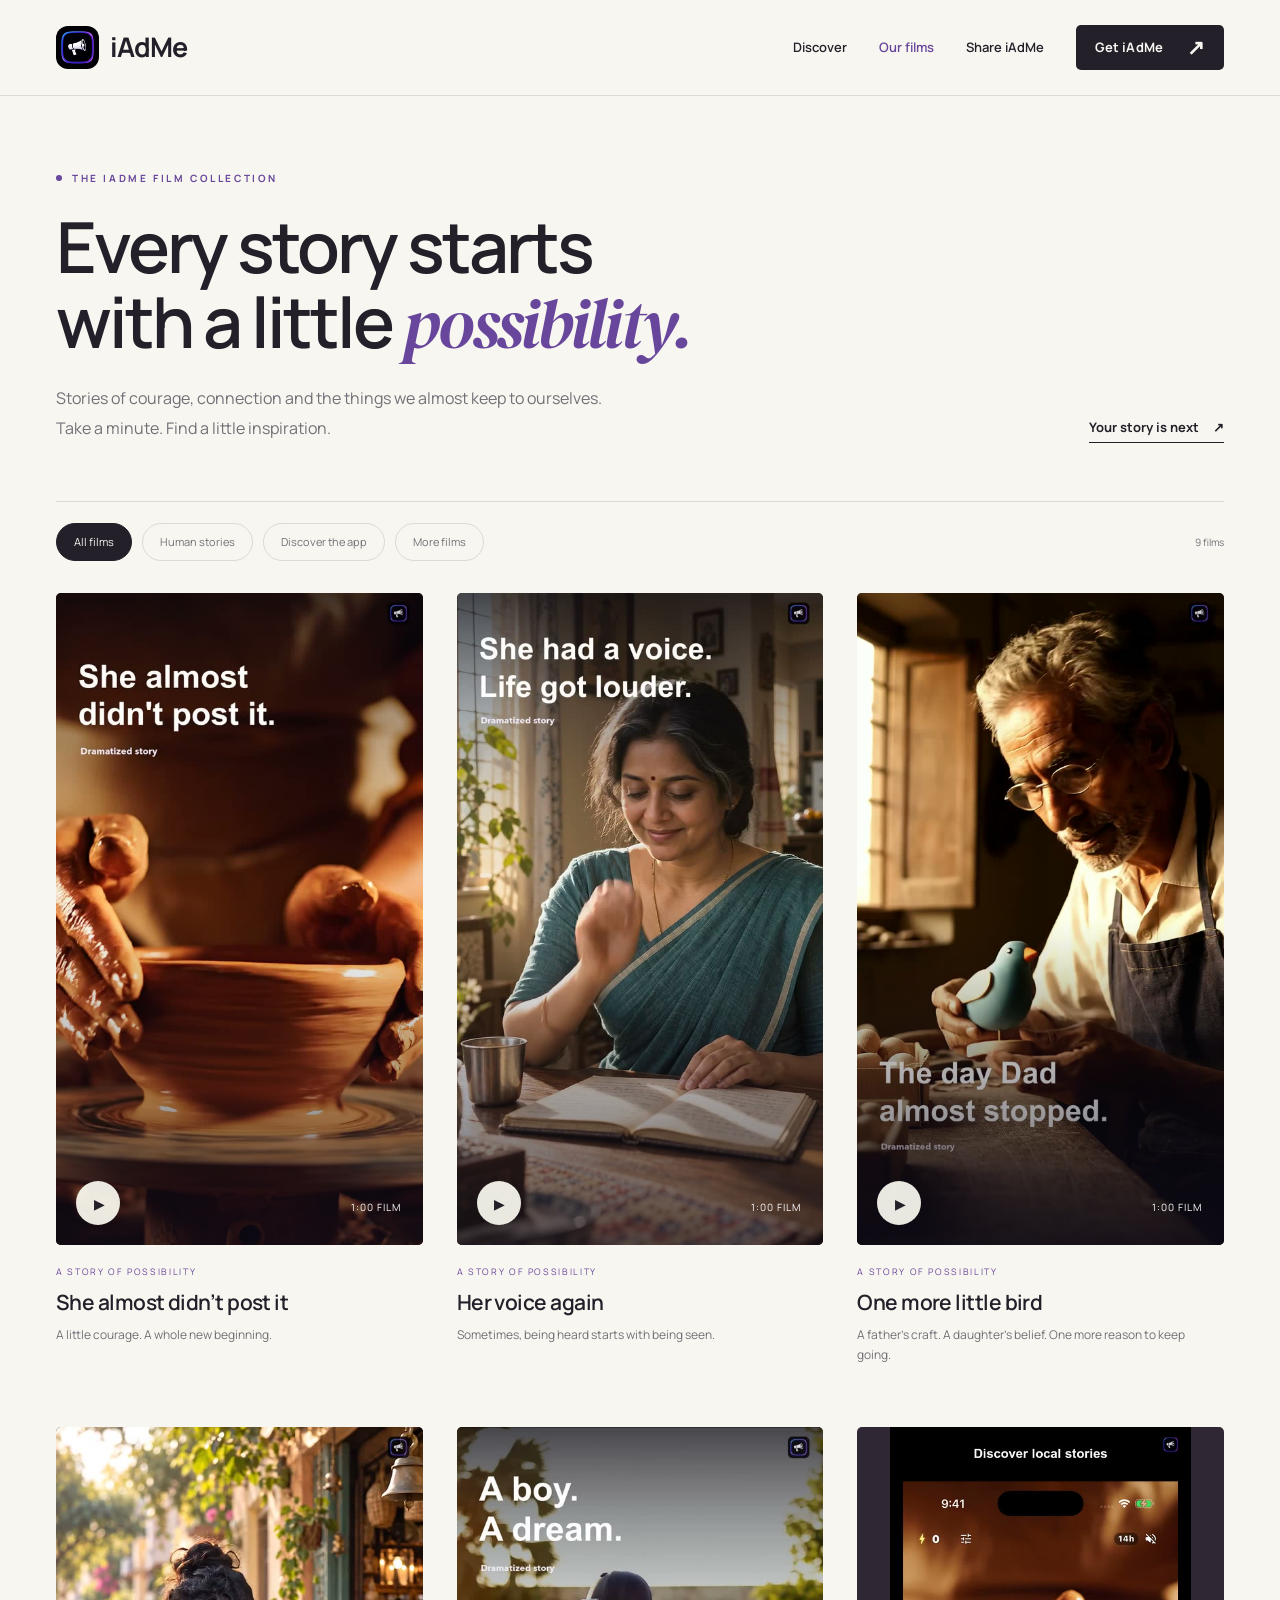
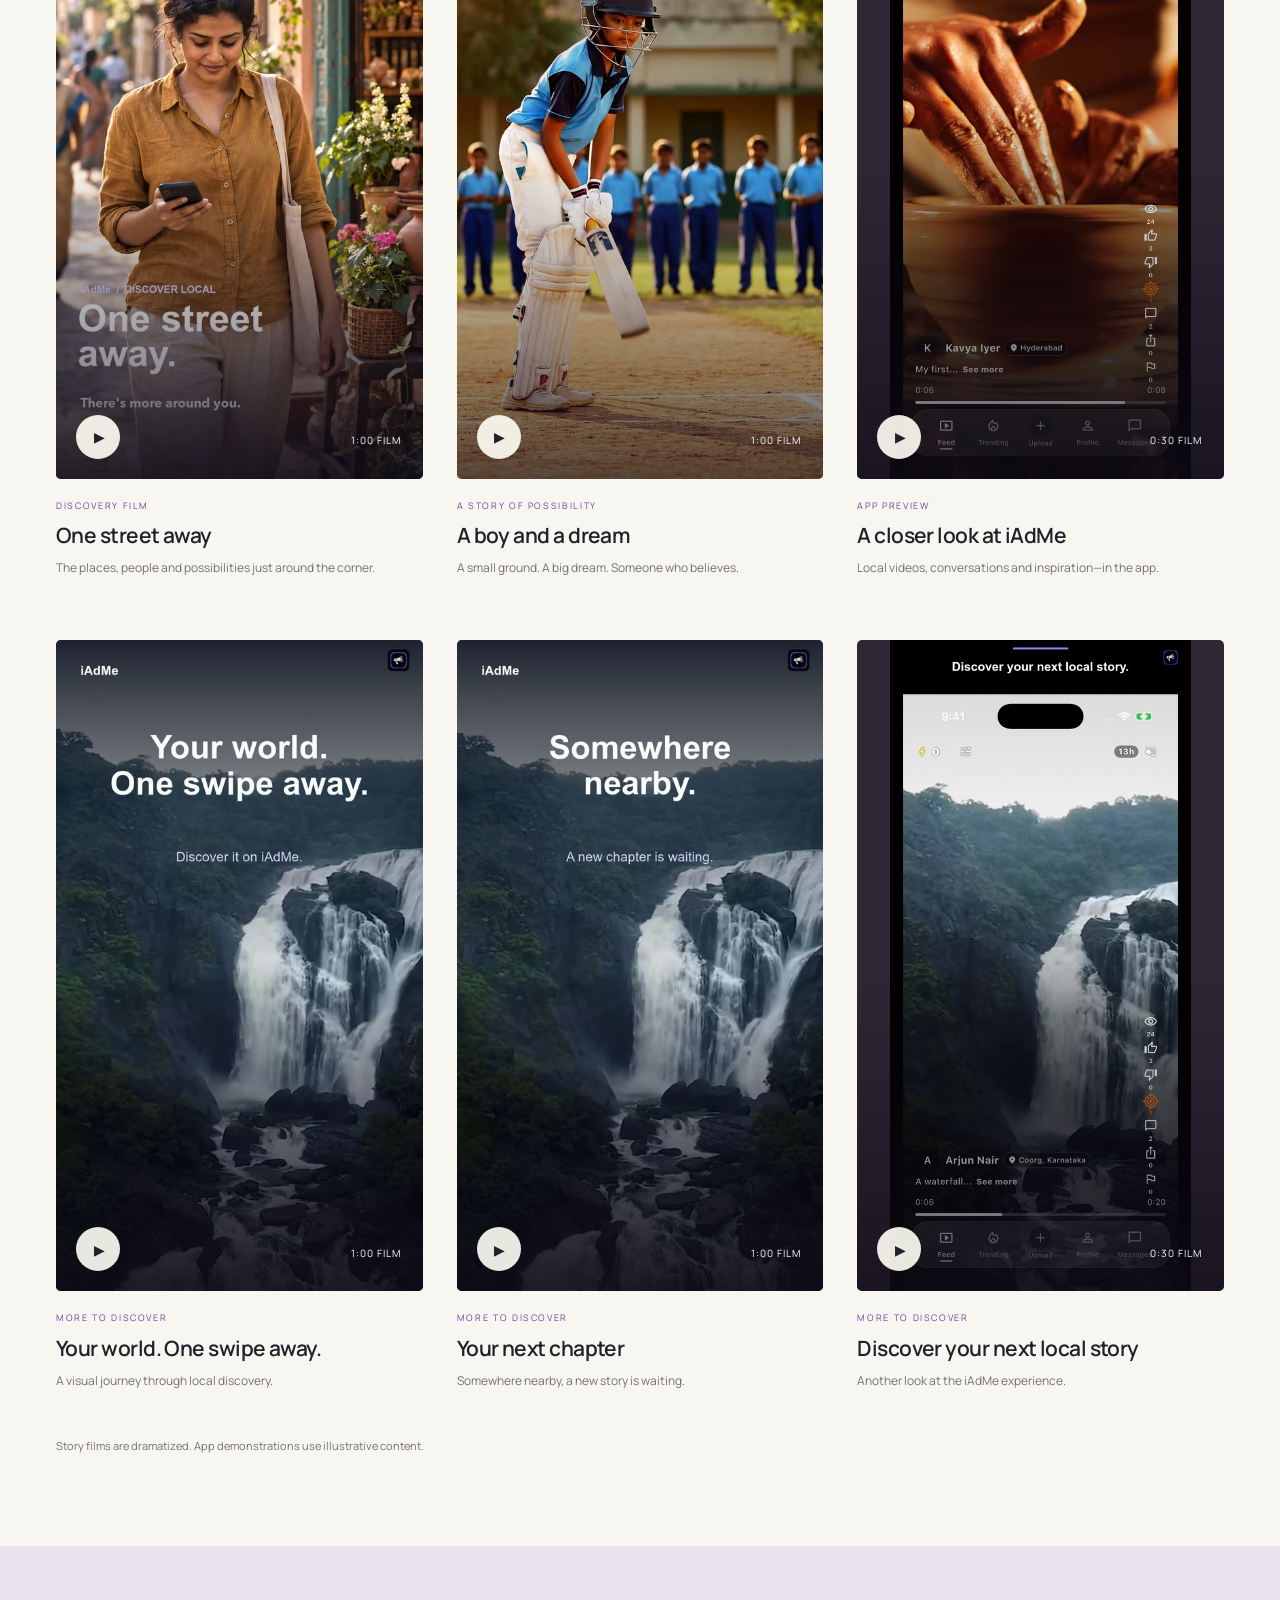
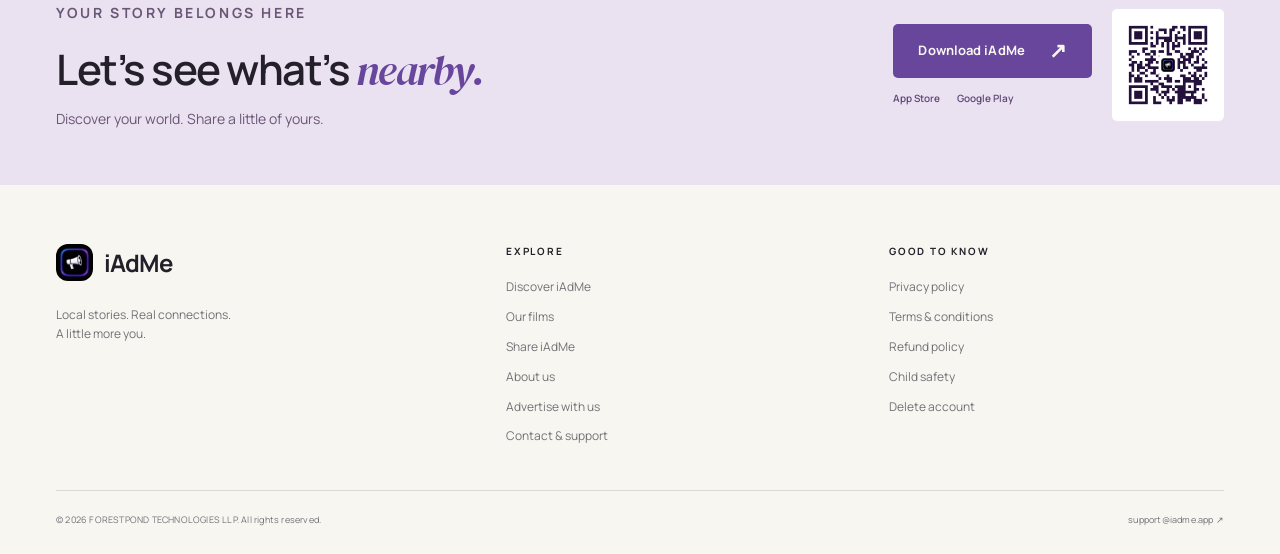
<file: films.html>
<!doctype html>
<html lang="en">
<head>
<meta charset="utf-8">
<meta name="viewport" content="width=device-width, initial-scale=1">
<title>The iAdMe films — Small moments. Something more.</title>
<meta name="description" content="Watch all nine iAdMe campaign films: heartfelt stories, local discovery and a closer look at the app.">
<link rel="canonical" href="https://iadme.app/films">
<link rel="icon" href="/assets/get/iadme-icon.png">
<link rel="apple-touch-icon" href="/assets/get/iadme-icon.png">
<meta name="theme-color" content="#f8f6f0">
<meta property="og:type" content="website">
<meta property="og:site_name" content="iAdMe">
<meta property="og:title" content="The iAdMe films — Small moments. Something more.">
<meta property="og:description" content="Watch all nine iAdMe campaign films: heartfelt stories, local discovery and a closer look at the app.">
<meta property="og:url" content="https://iadme.app/films">
<meta property="og:image" content="https://iadme.app/assets/get/share-card.jpg">
<meta property="og:image:width" content="1200">
<meta property="og:image:height" content="630">
<meta name="twitter:card" content="summary_large_image">
<link rel="stylesheet" href="/assets/campaign/site.css">
<script defer src="/assets/campaign/site.js">
</script>
</head>
<body>
<a class="skip-link" href="#main">Skip to content</a>
<header class="masthead">
<div class="wrap header-inner">
 <a class="wordmark" href="/" aria-label="iAdMe home">
<img src="/assets/get/iadme-icon.png" width="43" height="43" alt="">iAdMe</a>
 <button class="menu-toggle" aria-label="Toggle navigation" aria-expanded="false" aria-controls="site-nav">Menu <svg viewBox="0 0 20 20" aria-hidden="true">
<path d="M2 6h16M2 14h16" stroke="currentColor" stroke-width="1.5"/>
</svg>
</button>
 <nav id="site-nav" class="site-nav" aria-label="Main navigation">
<a href="/discover">Discover</a>
<a href="/films" aria-current="page">Our films</a>
<a href="/share">Share iAdMe</a>
<a class="button small" href="/get">Get iAdMe <span class="arrow" aria-hidden="true">↗</span>
</a>
</nav>
</div>
</header>
<main id="main">
<section class="page-intro">
<div class="wrap">
<p class="eyebrow dot">THE iAdMe FILM COLLECTION</p>
<div class="page-intro-row">
<div>
<h1>Every story starts<br>with a little <em>possibility.</em>
</h1>
<p class="lede">Stories of courage, connection and the things we almost keep to ourselves. Take a minute. Find a little inspiration.</p>
</div>
<a class="text-link" href="/get">Your story is next <span aria-hidden="true">↗</span>
</a>
</div>
</div>
</section>
<section class="collection">
<div class="wrap">
<div class="filter-row filters" aria-label="Filter film collection">
<button class="filter-button" data-filter="all" aria-pressed="true">All films</button>
<button class="filter-button" data-filter="stories" aria-pressed="false">Human stories</button>
<button class="filter-button" data-filter="discovery" aria-pressed="false">Discover the app</button>
<button class="filter-button" data-filter="more" aria-pressed="false">More films</button>
<span class="filter-status" role="status">9 films</span>
</div>
<div class="film-grid">
<article class="film-card" data-category="stories">
<a href="/assets/campaign/films/she-almost-didnt-post-it.mp4" data-film data-title="She almost didn’t post it" data-description="A little courage. A whole new beginning." data-kind="An iAdMe film · Dramatized story" data-poster="/assets/campaign/films/she-almost-didnt-post-it-poster.jpg" data-caption="/assets/campaign/films/she-almost-didnt-post-it.vtt" class="film-visual" aria-label="Watch She almost didn’t post it — 60 seconds">
<img src="/assets/campaign/films/she-almost-didnt-post-it-poster.jpg" alt="" width="540" height="960" loading="lazy" decoding="async">
<span class="play-disc" aria-hidden="true">▶</span>
<span class="duration">1:00 FILM</span>
</a>
<div class="film-info">
<p class="film-label">A story of possibility</p>
<h3>
<a href="/assets/campaign/films/she-almost-didnt-post-it.mp4" data-film data-title="She almost didn’t post it" data-description="A little courage. A whole new beginning." data-kind="An iAdMe film · Dramatized story" data-poster="/assets/campaign/films/she-almost-didnt-post-it-poster.jpg" data-caption="/assets/campaign/films/she-almost-didnt-post-it.vtt">She almost didn’t post it</a>
</h3>
<p>A little courage. A whole new beginning.</p>
</div>
</article>
<article class="film-card" data-category="stories">
<a href="/assets/campaign/films/her-voice-again.mp4" data-film data-title="Her voice again" data-description="Sometimes, being heard starts with being seen." data-kind="An iAdMe film · Dramatized story" data-poster="/assets/campaign/films/her-voice-again-poster.jpg" data-caption="/assets/campaign/films/her-voice-again.vtt" class="film-visual" aria-label="Watch Her voice again — 60 seconds">
<img src="/assets/campaign/films/her-voice-again-poster.jpg" alt="" width="540" height="960" loading="lazy" decoding="async">
<span class="play-disc" aria-hidden="true">▶</span>
<span class="duration">1:00 FILM</span>
</a>
<div class="film-info">
<p class="film-label">A story of possibility</p>
<h3>
<a href="/assets/campaign/films/her-voice-again.mp4" data-film data-title="Her voice again" data-description="Sometimes, being heard starts with being seen." data-kind="An iAdMe film · Dramatized story" data-poster="/assets/campaign/films/her-voice-again-poster.jpg" data-caption="/assets/campaign/films/her-voice-again.vtt">Her voice again</a>
</h3>
<p>Sometimes, being heard starts with being seen.</p>
</div>
</article>
<article class="film-card" data-category="stories">
<a href="/assets/campaign/films/one-more-little-bird.mp4" data-film data-title="One more little bird" data-description="A father’s craft. A daughter’s belief. One more reason to keep going." data-kind="An iAdMe film · Dramatized story" data-poster="/assets/campaign/films/one-more-little-bird-poster.jpg" data-caption="/assets/campaign/films/one-more-little-bird.vtt" class="film-visual" aria-label="Watch One more little bird — 60 seconds">
<img src="/assets/campaign/films/one-more-little-bird-poster.jpg" alt="" width="540" height="960" loading="lazy" decoding="async">
<span class="play-disc" aria-hidden="true">▶</span>
<span class="duration">1:00 FILM</span>
</a>
<div class="film-info">
<p class="film-label">A story of possibility</p>
<h3>
<a href="/assets/campaign/films/one-more-little-bird.mp4" data-film data-title="One more little bird" data-description="A father’s craft. A daughter’s belief. One more reason to keep going." data-kind="An iAdMe film · Dramatized story" data-poster="/assets/campaign/films/one-more-little-bird-poster.jpg" data-caption="/assets/campaign/films/one-more-little-bird.vtt">One more little bird</a>
</h3>
<p>A father’s craft. A daughter’s belief. One more reason to keep going.</p>
</div>
</article>
<article class="film-card" data-category="discovery">
<a href="/assets/campaign/films/one-street-away.mp4" data-film data-title="One street away" data-description="The places, people and possibilities just around the corner." data-kind="Discovery film" data-poster="/assets/campaign/films/one-street-away-poster.jpg" data-caption="/assets/campaign/films/one-street-away.vtt" class="film-visual" aria-label="Watch One street away — 60 seconds">
<img src="/assets/campaign/films/one-street-away-poster.jpg" alt="" width="540" height="960" loading="lazy" decoding="async">
<span class="play-disc" aria-hidden="true">▶</span>
<span class="duration">1:00 FILM</span>
</a>
<div class="film-info">
<p class="film-label">Discovery film</p>
<h3>
<a href="/assets/campaign/films/one-street-away.mp4" data-film data-title="One street away" data-description="The places, people and possibilities just around the corner." data-kind="Discovery film" data-poster="/assets/campaign/films/one-street-away-poster.jpg" data-caption="/assets/campaign/films/one-street-away.vtt">One street away</a>
</h3>
<p>The places, people and possibilities just around the corner.</p>
</div>
</article>
<article class="film-card" data-category="stories">
<a href="/assets/campaign/films/a-boy-and-a-dream.mp4" data-film data-title="A boy and a dream" data-description="A small ground. A big dream. Someone who believes." data-kind="An iAdMe film · Dramatized story" data-poster="/assets/campaign/films/a-boy-and-a-dream-poster.jpg" data-caption="/assets/campaign/films/a-boy-and-a-dream.vtt" class="film-visual" aria-label="Watch A boy and a dream — 60 seconds">
<img src="/assets/campaign/films/a-boy-and-a-dream-poster.jpg" alt="" width="540" height="960" loading="lazy" decoding="async">
<span class="play-disc" aria-hidden="true">▶</span>
<span class="duration">1:00 FILM</span>
</a>
<div class="film-info">
<p class="film-label">A story of possibility</p>
<h3>
<a href="/assets/campaign/films/a-boy-and-a-dream.mp4" data-film data-title="A boy and a dream" data-description="A small ground. A big dream. Someone who believes." data-kind="An iAdMe film · Dramatized story" data-poster="/assets/campaign/films/a-boy-and-a-dream-poster.jpg" data-caption="/assets/campaign/films/a-boy-and-a-dream.vtt">A boy and a dream</a>
</h3>
<p>A small ground. A big dream. Someone who believes.</p>
</div>
</article>
<article class="film-card" data-category="discovery">
<a href="/assets/campaign/films/apple-preview.mp4" data-film data-title="A closer look at iAdMe" data-description="Local videos, conversations and inspiration—in the app." data-kind="App preview" data-poster="/assets/campaign/films/apple-preview-poster.jpg" data-caption="/assets/campaign/films/apple-preview.vtt" class="film-visual" aria-label="Watch A closer look at iAdMe — 30 seconds">
<img src="/assets/campaign/films/apple-preview-poster.jpg" alt="" width="540" height="960" loading="lazy" decoding="async">
<span class="play-disc" aria-hidden="true">▶</span>
<span class="duration">0:30 FILM</span>
</a>
<div class="film-info">
<p class="film-label">App preview</p>
<h3>
<a href="/assets/campaign/films/apple-preview.mp4" data-film data-title="A closer look at iAdMe" data-description="Local videos, conversations and inspiration—in the app." data-kind="App preview" data-poster="/assets/campaign/films/apple-preview-poster.jpg" data-caption="/assets/campaign/films/apple-preview.vtt">A closer look at iAdMe</a>
</h3>
<p>Local videos, conversations and inspiration—in the app.</p>
</div>
</article>
<article class="film-card" data-category="more">
<a href="/assets/campaign/films/iadme-premium-showcase-60s.mp4" data-film data-title="Your world. One swipe away." data-description="A visual journey through local discovery." data-kind="Visual film" data-poster="/assets/campaign/films/iadme-premium-showcase-60s-poster.jpg" class="film-visual" aria-label="Watch Your world. One swipe away. — 60 seconds">
<img src="/assets/campaign/films/iadme-premium-showcase-60s-poster.jpg" alt="" width="540" height="960" loading="lazy" decoding="async">
<span class="play-disc" aria-hidden="true">▶</span>
<span class="duration">1:00 FILM</span>
</a>
<div class="film-info">
<p class="film-label">More to discover</p>
<h3>
<a href="/assets/campaign/films/iadme-premium-showcase-60s.mp4" data-film data-title="Your world. One swipe away." data-description="A visual journey through local discovery." data-kind="Visual film" data-poster="/assets/campaign/films/iadme-premium-showcase-60s-poster.jpg">Your world. One swipe away.</a>
</h3>
<p>A visual journey through local discovery.</p>
</div>
</article>
<article class="film-card" data-category="more">
<a href="/assets/campaign/films/iadme-your-next-chapter-60s.mp4" data-film data-title="Your next chapter" data-description="Somewhere nearby, a new story is waiting." data-kind="Visual film" data-poster="/assets/campaign/films/iadme-your-next-chapter-60s-poster.jpg" class="film-visual" aria-label="Watch Your next chapter — 60 seconds">
<img src="/assets/campaign/films/iadme-your-next-chapter-60s-poster.jpg" alt="" width="540" height="960" loading="lazy" decoding="async">
<span class="play-disc" aria-hidden="true">▶</span>
<span class="duration">1:00 FILM</span>
</a>
<div class="film-info">
<p class="film-label">More to discover</p>
<h3>
<a href="/assets/campaign/films/iadme-your-next-chapter-60s.mp4" data-film data-title="Your next chapter" data-description="Somewhere nearby, a new story is waiting." data-kind="Visual film" data-poster="/assets/campaign/films/iadme-your-next-chapter-60s-poster.jpg">Your next chapter</a>
</h3>
<p>Somewhere nearby, a new story is waiting.</p>
</div>
</article>
<article class="film-card" data-category="more">
<a href="/assets/campaign/films/iadme-apple-app-preview-30s-886x1920.mp4" data-film data-title="Discover your next local story" data-description="Another look at the iAdMe experience." data-kind="App preview" data-poster="/assets/campaign/films/iadme-apple-app-preview-30s-886x1920-poster.jpg" class="film-visual" aria-label="Watch Discover your next local story — 30 seconds">
<img src="/assets/campaign/films/iadme-apple-app-preview-30s-886x1920-poster.jpg" alt="" width="540" height="960" loading="lazy" decoding="async">
<span class="play-disc" aria-hidden="true">▶</span>
<span class="duration">0:30 FILM</span>
</a>
<div class="film-info">
<p class="film-label">More to discover</p>
<h3>
<a href="/assets/campaign/films/iadme-apple-app-preview-30s-886x1920.mp4" data-film data-title="Discover your next local story" data-description="Another look at the iAdMe experience." data-kind="App preview" data-poster="/assets/campaign/films/iadme-apple-app-preview-30s-886x1920-poster.jpg">Discover your next local story</a>
</h3>
<p>Another look at the iAdMe experience.</p>
</div>
</article>
</div>
<p class="collection-note">Story films are dramatized. App demonstrations use illustrative content.</p>
</div>
</section>
<section class="download-band">
<div class="wrap download-inner">
<div>
<p class="eyebrow">YOUR STORY BELONGS HERE</p>
<h2>Let’s see what’s <em>nearby.</em>
</h2>
<p>Discover your world. Share a little of yours.</p>
</div>
<div class="download-actions">
<div>
<a href="/get" class="button purple">Download iAdMe <span class="arrow" aria-hidden="true">↗</span>
</a>
<div class="store-links">
<a href="https://apps.apple.com/app/id6778307078">App Store</a>
<a href="https://play.google.com/store/apps/details?id=app.iadme.mobile">Google Play</a>
</div>
</div>
<a class="mini-qr" href="/get" aria-label="Get iAdMe — scan this QR with your phone">
<img src="/assets/get/iadme-qr.png" alt="QR code for iadme.app/get" width="100" height="100" loading="lazy">
</a>
</div>
</div>
</section>
</main>
<footer class="site-footer">
<div class="wrap">
 <div class="footer-main">
<div class="footer-brand">
<a class="wordmark" href="/">
<img src="/assets/get/iadme-icon.png" width="37" height="37" alt="">iAdMe</a>
<p class="footer-about">Local stories. Real connections.<br>A little more you.</p>
</div>
 <nav class="footer-links" aria-label="Explore">
<strong>Explore</strong>
<a href="/discover">Discover iAdMe</a>
<a href="/films">Our films</a>
<a href="/share">Share iAdMe</a>
<a href="/about">About us</a>
<a href="/advertise">Advertise with us</a>
<a href="/contact-us">Contact &amp; support</a>
</nav>
 <nav class="footer-links" aria-label="Legal and safety">
<strong>Good to know</strong>
<a href="/privacy-policy">Privacy policy</a>
<a href="/terms-and-conditions">Terms &amp; conditions</a>
<a href="/refund-and-cancellation-policy">Refund policy</a>
<a href="/child-safety">Child safety</a>
<a href="/delete-account">Delete account</a>
</nav>
</div>
 <div class="footer-bottom">
<span>© 2026 FORESTPOND TECHNOLOGIES LLP. All rights reserved.</span>
<a href="mailto:support@iadme.app">support@iadme.app ↗</a>
</div>
</div>
</footer>
<dialog id="film-dialog" class="film-dialog" aria-labelledby="film-title" aria-describedby="film-description">
<button class="dialog-close" aria-label="Close film">×</button>
<div class="dialog-layout">
<div class="dialog-video">
<video controls playsinline preload="none" aria-label="iAdMe campaign film">
</video>
</div>
<div class="dialog-copy">
<div class="film-kind">
</div>
<h2 id="film-title">
</h2>
<p id="film-description">
</p>
<a class="button light" href="/get">Find your people on iAdMe <span aria-hidden="true">↗</span>
</a>
<br>
<a class="film-download" href="/films" download>Download this film ↗</a>
<div class="player-status" role="status">
</div>
</div>
</div>
</dialog>
</body>
</html>
</file>
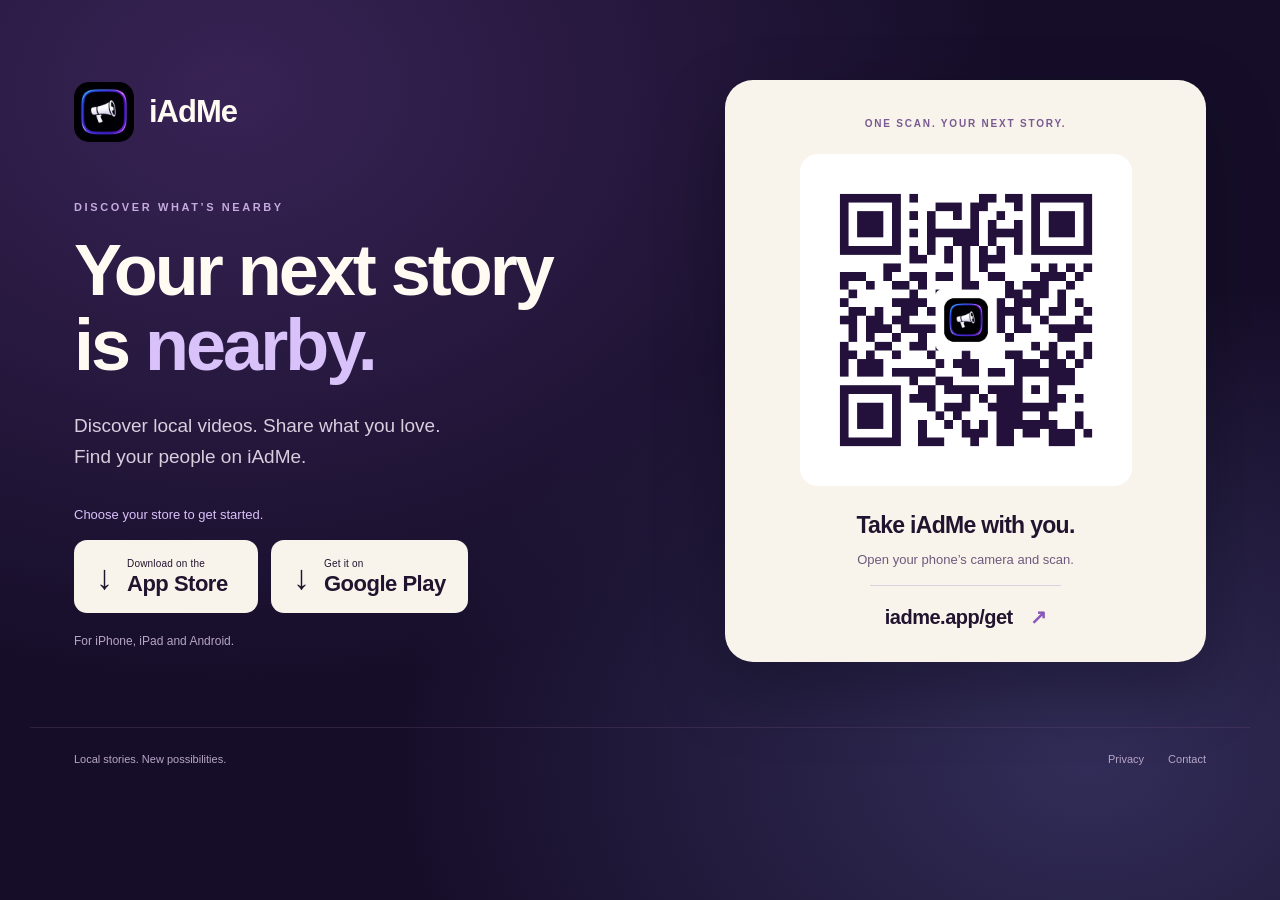
<file: get.html>
<!doctype html>
<html lang="en">
<head>
  <meta charset="utf-8">
  <meta name="viewport" content="width=device-width, initial-scale=1">
  <title>Get iAdMe — Your next story is nearby.</title>
  <meta name="description" content="Discover local videos, share what you love and find your people. Download iAdMe for iPhone, iPad and Android.">
  <link rel="canonical" href="https://iadme.app/get">
  <link rel="icon" href="/assets/get/iadme-icon.png">
  <meta property="og:type" content="website">
  <meta property="og:site_name" content="iAdMe">
  <meta property="og:title" content="Your next story is nearby. Get iAdMe.">
  <meta property="og:description" content="Local videos. Real connections. A little more you. Download iAdMe.">
  <meta property="og:url" content="https://iadme.app/get">
  <meta property="og:image" content="https://iadme.app/assets/get/share-card.jpg">
  <meta property="og:image:width" content="1200">
  <meta property="og:image:height" content="630">
  <meta name="twitter:card" content="summary_large_image">
  <meta name="theme-color" content="#160e29">
  <link rel="stylesheet" href="/assets/get/get.css">
  <script defer src="/assets/get/get.js"></script>
</head>
<body>
  <main>
    <section class="story">
      <a class="brand" href="/" aria-label="iAdMe home"><img src="/assets/get/iadme-icon.png" width="60" height="60" alt=""><span>iAdMe</span></a>
      <p class="eyebrow">DISCOVER WHAT’S NEARBY</p>
      <h1>Your next story<br>is <em>nearby.</em></h1>
      <p class="intro">Discover local videos. Share what you love.<br>Find your people on iAdMe.</p>
      <p id="store-status" class="status" role="status" aria-live="polite">Choose your store to get started.</p>
      <div class="stores">
        <a class="store" href="https://apps.apple.com/app/id6778307078" aria-label="Download iAdMe on the App Store"><span class="store-symbol" aria-hidden="true">↓</span><span><small>Download on the</small><strong>App Store</strong></span></a>
        <a class="store" href="https://play.google.com/store/apps/details?id=app.iadme.mobile" aria-label="Get iAdMe on Google Play"><span class="store-symbol" aria-hidden="true">↓</span><span><small>Get it on</small><strong>Google Play</strong></span></a>
      </div>
      <p class="fine">For iPhone, iPad and Android.</p>
    </section>
    <aside class="scan" aria-label="Scan to download iAdMe">
      <span class="scan-label">ONE SCAN. YOUR NEXT STORY.</span>
      <div class="qr-wrap"><img src="/assets/get/iadme-qr.png" alt="QR code for https://iadme.app/get" width="320" height="320"></div>
      <h2>Take iAdMe with you.</h2>
      <p>Open your phone’s camera and scan.</p>
      <a class="shortlink" href="https://iadme.app/get">iadme.app/get <span aria-hidden="true">↗</span></a>
    </aside>
  </main>
  <footer><span>Local stories. New possibilities.</span><nav aria-label="Footer"><a href="/privacy-policy">Privacy</a><a href="/contact-us">Contact</a></nav></footer>
</body>
</html>
</file>
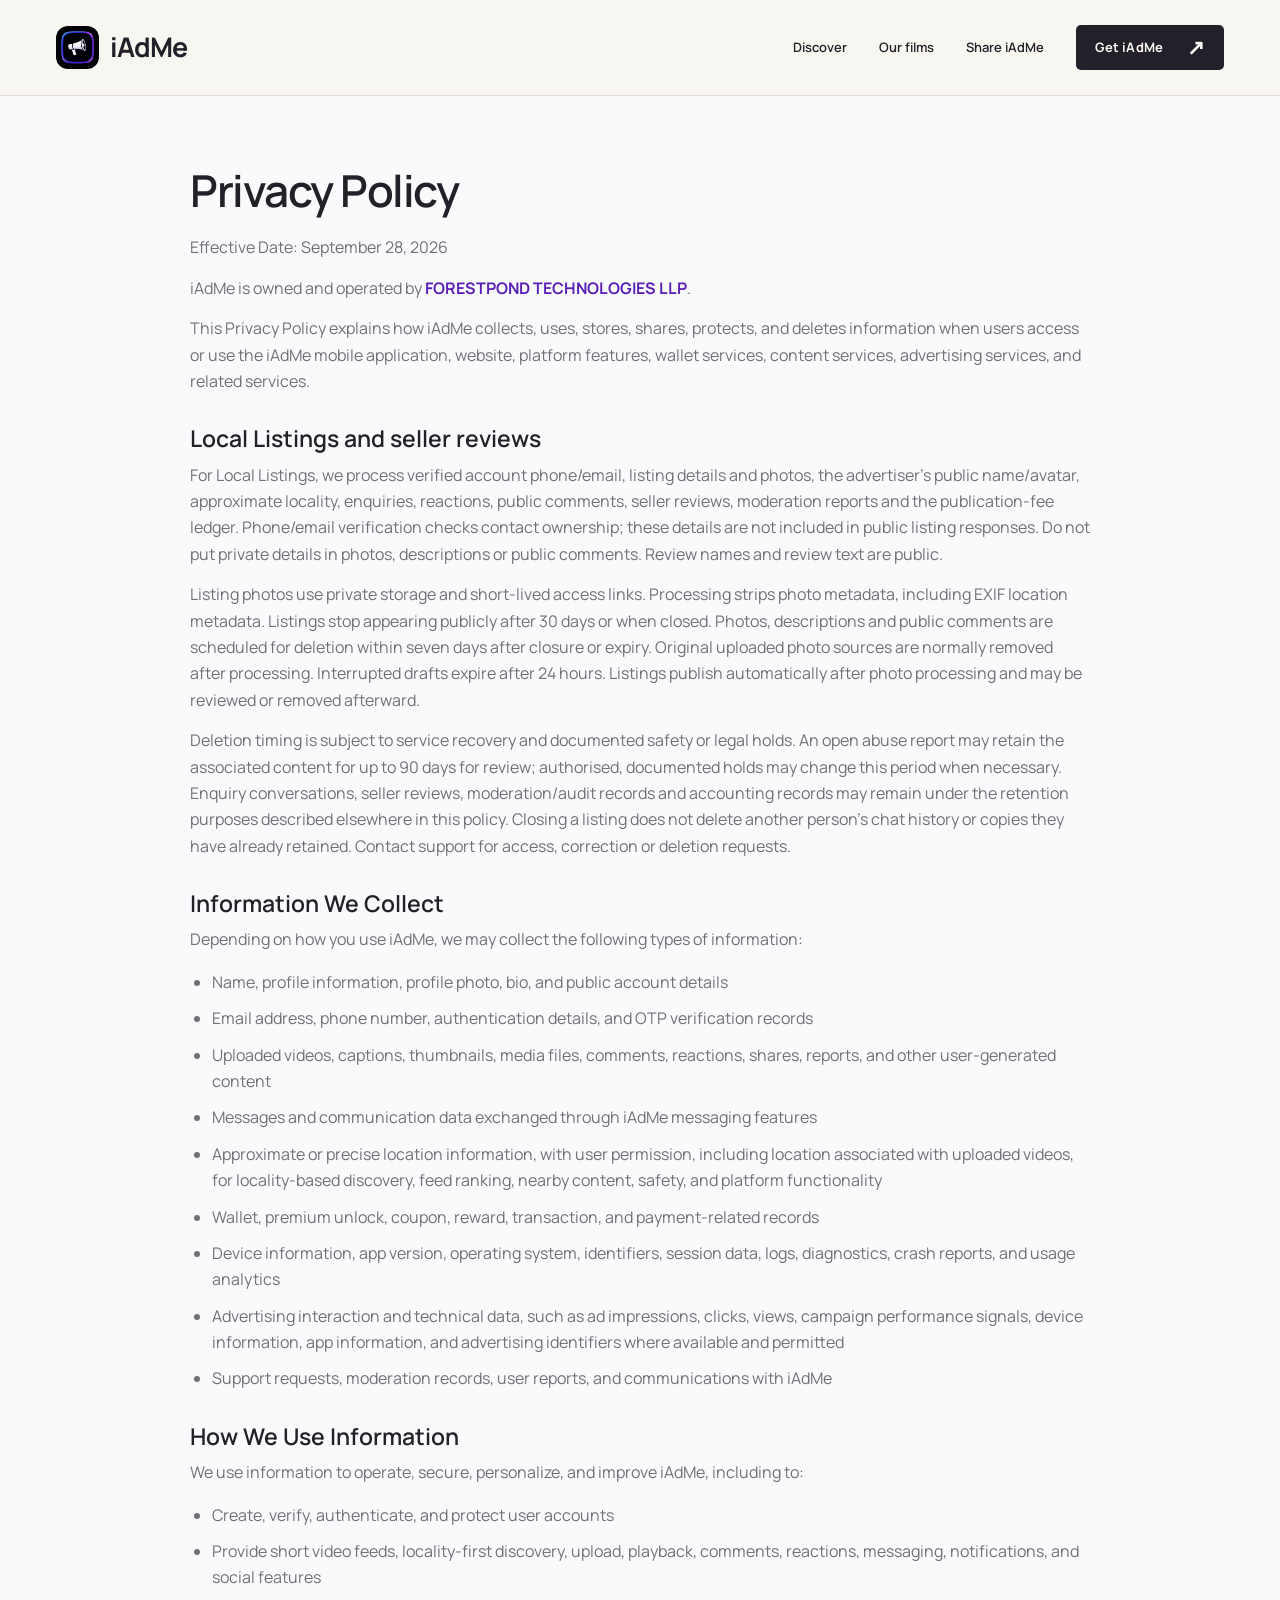
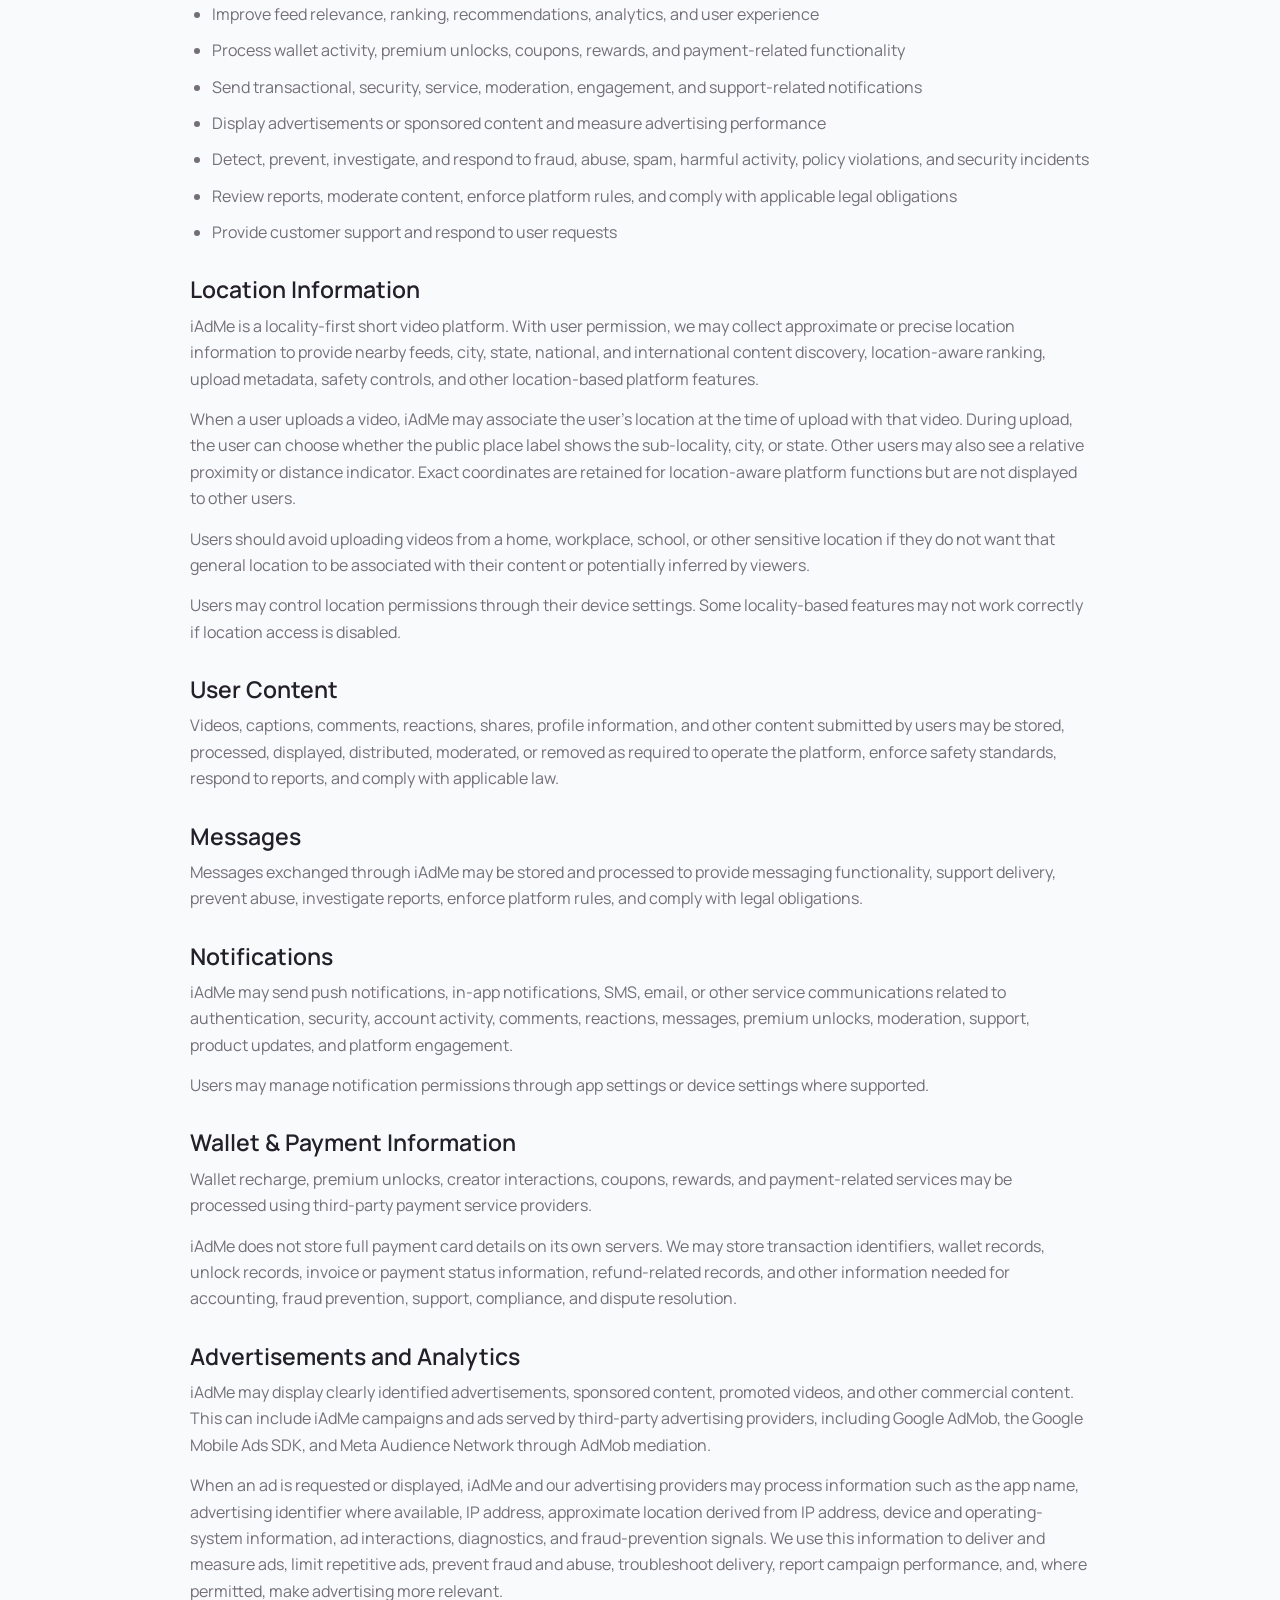
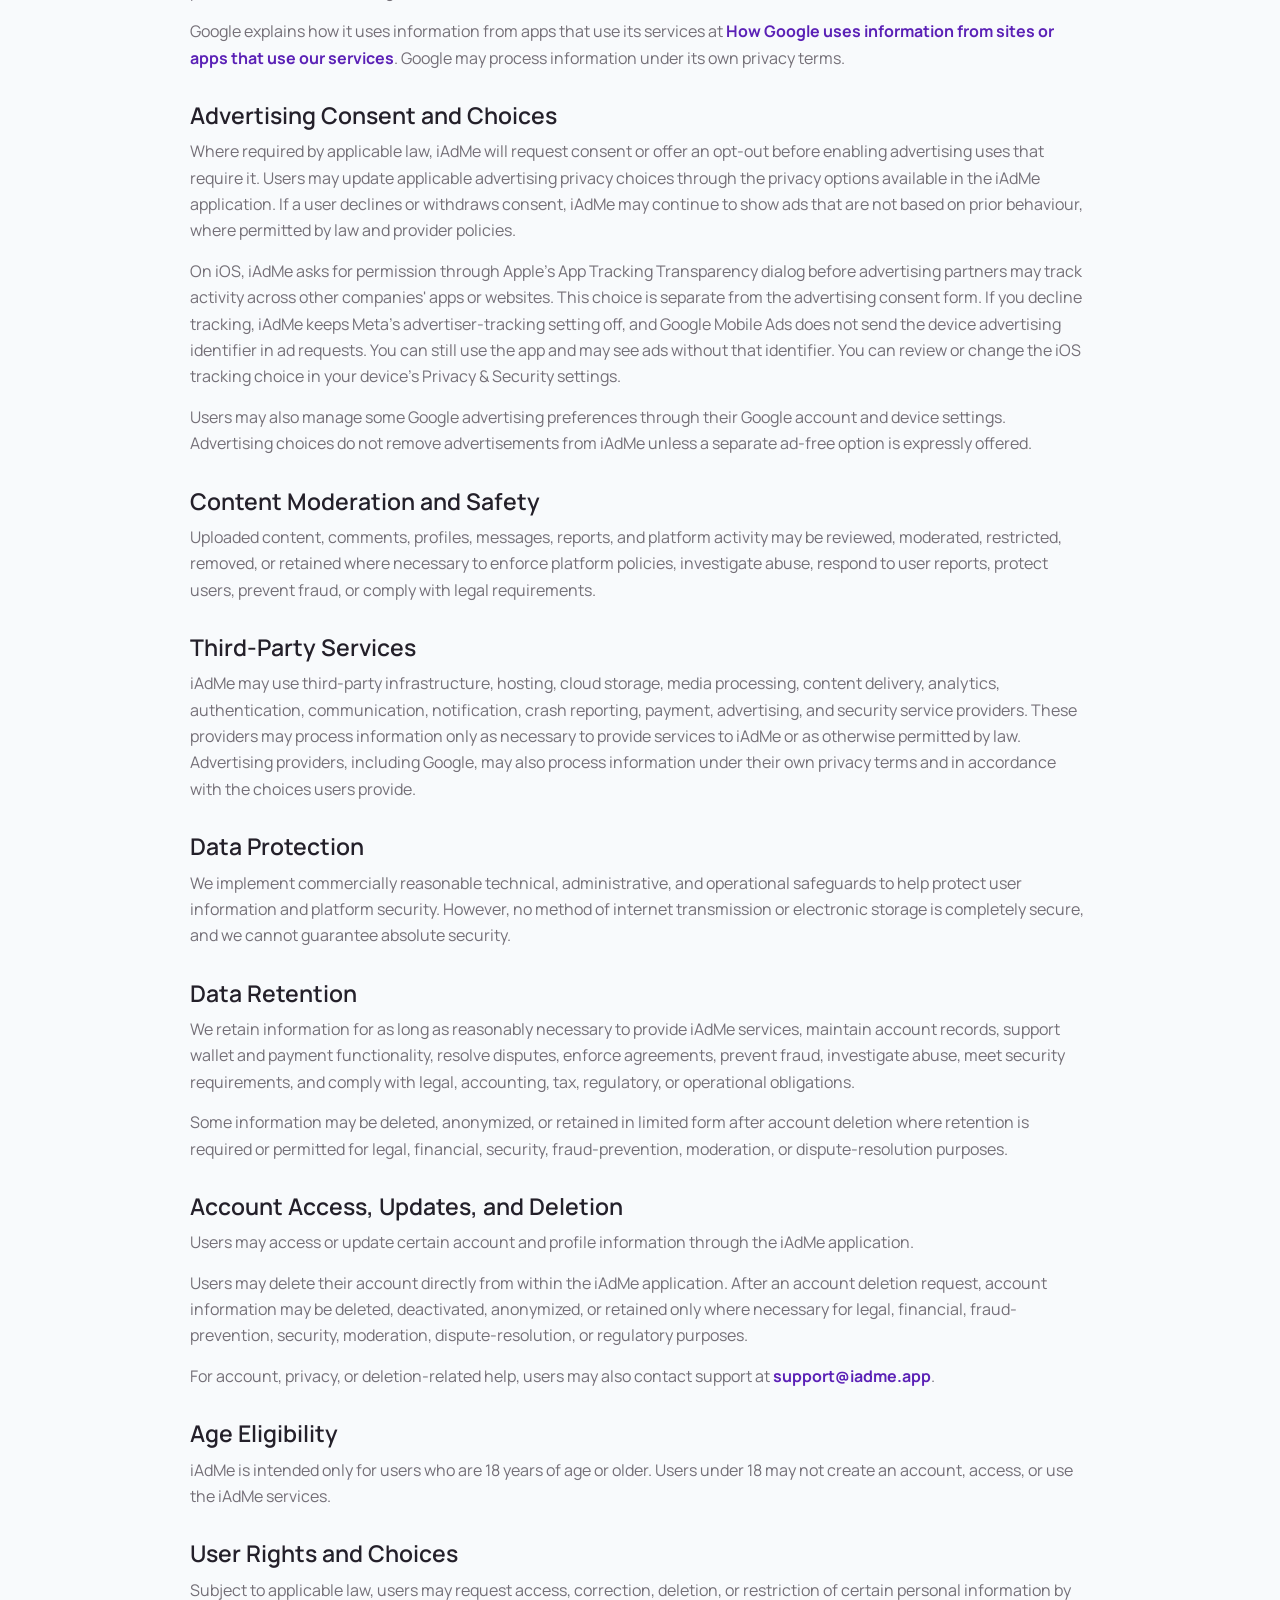
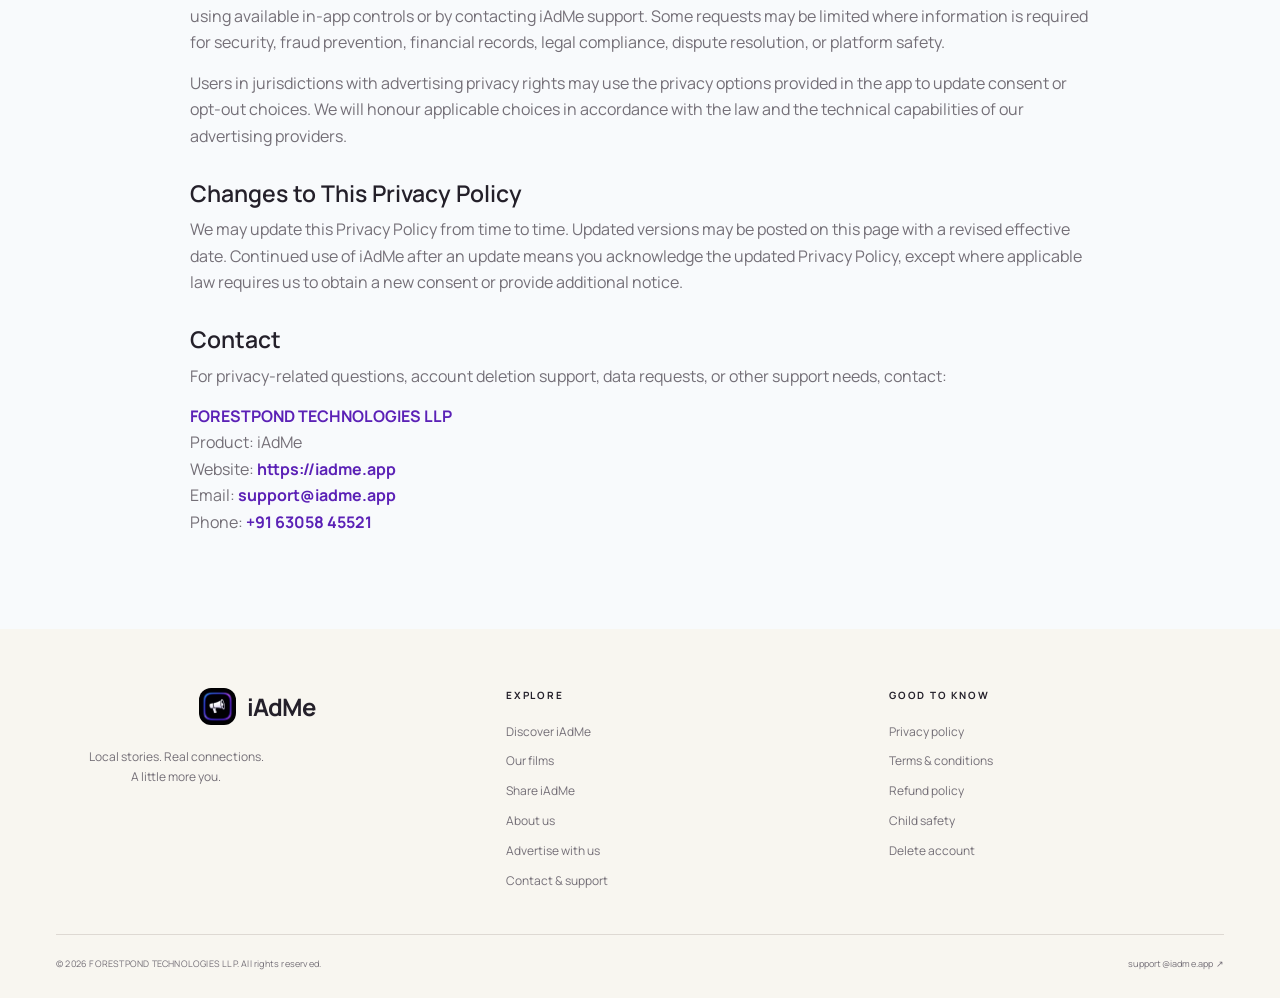
<file: privacy-policy.html>
<!DOCTYPE html>
<html lang="en">
<head>
  <meta charset="UTF-8" />
  <meta name="viewport" content="width=device-width, initial-scale=1.0" />

  <title>Privacy Policy | iAdMe</title>
<link rel="icon" href="/favicon.ico" />

<link rel="shortcut icon" href="/favicon.ico" />

<link rel="apple-touch-icon" href="/favicon.png" />

  <link rel="stylesheet" href="styles.css" />
<link rel="stylesheet" href="/assets/campaign/site.css"><script defer src="/assets/campaign/site.js"></script></head>

<body class="legacy-page">

  <a class="skip-link" href="#main">Skip to content</a>
<header class="masthead"><div class="wrap header-inner">
 <a class="wordmark" href="/" aria-label="iAdMe home"><img src="/assets/get/iadme-icon.png" width="43" height="43" alt="">iAdMe</a>
 <button class="menu-toggle" aria-label="Toggle navigation" aria-expanded="false" aria-controls="site-nav">Menu <svg viewBox="0 0 20 20" aria-hidden="true"><path d="M2 6h16M2 14h16" stroke="currentColor" stroke-width="1.5"/></svg></button>
 <nav id="site-nav" class="site-nav" aria-label="Main navigation"><a href="/discover">Discover</a><a href="/films">Our films</a><a href="/share">Share iAdMe</a><a class="button small" href="/get">Get iAdMe <span class="arrow" aria-hidden="true">↗</span></a></nav>
</div></header>

  <main id="main" class="page">

    <section class="container page-card">

      <h2>Privacy Policy</h2>

      <p>
        Effective Date: September 28, 2026
      </p>

      <p>
        iAdMe is owned and operated by
        <strong>FORESTPOND TECHNOLOGIES LLP</strong>.
      </p>

      <p>
        This Privacy Policy explains how iAdMe collects, uses, stores,
        shares, protects, and deletes information when users access or use
        the iAdMe mobile application, website, platform features, wallet
        services, content services, advertising services, and related
        services.
      </p>

      <h3 id="listing-privacy">Local Listings and seller reviews</h3>
      <p>For Local Listings, we process verified account phone/email, listing details and photos, the advertiser's public name/avatar, approximate locality, enquiries, reactions, public comments, seller reviews, moderation reports and the publication-fee ledger. Phone/email verification checks contact ownership; these details are not included in public listing responses. Do not put private details in photos, descriptions or public comments. Review names and review text are public.</p>
      <p>Listing photos use private storage and short-lived access links. Processing strips photo metadata, including EXIF location metadata. Listings stop appearing publicly after 30 days or when closed. Photos, descriptions and public comments are scheduled for deletion within seven days after closure or expiry. Original uploaded photo sources are normally removed after processing. Interrupted drafts expire after 24 hours. Listings publish automatically after photo processing and may be reviewed or removed afterward.</p>
      <p>Deletion timing is subject to service recovery and documented safety or legal holds. An open abuse report may retain the associated content for up to 90 days for review; authorised, documented holds may change this period when necessary. Enquiry conversations, seller reviews, moderation/audit records and accounting records may remain under the retention purposes described elsewhere in this policy. Closing a listing does not delete another person's chat history or copies they have already retained. Contact support for access, correction or deletion requests.</p>

      <h3>Information We Collect</h3>

      <p>
        Depending on how you use iAdMe, we may collect the following types
        of information:
      </p>

      <ul class="policy-list">
        <li>Name, profile information, profile photo, bio, and public account details</li>
        <li>Email address, phone number, authentication details, and OTP verification records</li>
        <li>Uploaded videos, captions, thumbnails, media files, comments, reactions, shares, reports, and other user-generated content</li>
        <li>Messages and communication data exchanged through iAdMe messaging features</li>
        <li>Approximate or precise location information, with user permission, including location associated with uploaded videos, for locality-based discovery, feed ranking, nearby content, safety, and platform functionality</li>
        <li>Wallet, premium unlock, coupon, reward, transaction, and payment-related records</li>
        <li>Device information, app version, operating system, identifiers, session data, logs, diagnostics, crash reports, and usage analytics</li>
        <li>Advertising interaction and technical data, such as ad impressions, clicks, views, campaign performance signals, device information, app information, and advertising identifiers where available and permitted</li>
        <li>Support requests, moderation records, user reports, and communications with iAdMe</li>
      </ul>

      <h3>How We Use Information</h3>

      <p>
        We use information to operate, secure, personalize, and improve
        iAdMe, including to:
      </p>

      <ul class="policy-list">
        <li>Create, verify, authenticate, and protect user accounts</li>
        <li>Provide short video feeds, locality-first discovery, upload, playback, comments, reactions, messaging, notifications, and social features</li>
        <li>Improve feed relevance, ranking, recommendations, analytics, and user experience</li>
        <li>Process wallet activity, premium unlocks, coupons, rewards, and payment-related functionality</li>
        <li>Send transactional, security, service, moderation, engagement, and support-related notifications</li>
        <li>Display advertisements or sponsored content and measure advertising performance</li>
        <li>Detect, prevent, investigate, and respond to fraud, abuse, spam, harmful activity, policy violations, and security incidents</li>
        <li>Review reports, moderate content, enforce platform rules, and comply with applicable legal obligations</li>
        <li>Provide customer support and respond to user requests</li>
      </ul>

      <h3>Location Information</h3>

      <p>
        iAdMe is a locality-first short video platform. With user permission,
        we may collect approximate or precise location information to provide
        nearby feeds, city, state, national, and international content
        discovery, location-aware ranking, upload metadata, safety controls,
        and other location-based platform features.
      </p>

      <p>
        When a user uploads a video, iAdMe may associate the user's location
        at the time of upload with that video. During upload, the user can
        choose whether the public place label shows the sub-locality, city, or
        state. Other users may also see a relative proximity or distance
        indicator. Exact coordinates are retained for location-aware platform
        functions but are not displayed to other users.
      </p>

      <p>
        Users should avoid uploading videos from a home, workplace, school, or
        other sensitive location if they do not want that general location to
        be associated with their content or potentially inferred by viewers.
      </p>

      <p>
        Users may control location permissions through their device settings.
        Some locality-based features may not work correctly if location access
        is disabled.
      </p>

      <h3>User Content</h3>

      <p>
        Videos, captions, comments, reactions, shares, profile information,
        and other content submitted by users may be stored, processed,
        displayed, distributed, moderated, or removed as required to operate
        the platform, enforce safety standards, respond to reports, and comply
        with applicable law.
      </p>

      <h3>Messages</h3>

      <p>
        Messages exchanged through iAdMe may be stored and processed to
        provide messaging functionality, support delivery, prevent abuse,
        investigate reports, enforce platform rules, and comply with legal
        obligations.
      </p>

      <h3>Notifications</h3>

      <p>
        iAdMe may send push notifications, in-app notifications, SMS, email,
        or other service communications related to authentication, security,
        account activity, comments, reactions, messages, premium unlocks,
        moderation, support, product updates, and platform engagement.
      </p>

      <p>
        Users may manage notification permissions through app settings or
        device settings where supported.
      </p>

      <h3>Wallet & Payment Information</h3>

      <p>
        Wallet recharge, premium unlocks, creator interactions, coupons,
        rewards, and payment-related services may be processed using
        third-party payment service providers.
      </p>

      <p>
        iAdMe does not store full payment card details on its own servers.
        We may store transaction identifiers, wallet records, unlock records,
        invoice or payment status information, refund-related records, and
        other information needed for accounting, fraud prevention, support,
        compliance, and dispute resolution.
      </p>

      <h3>Advertisements and Analytics</h3>

      <p>
        iAdMe may display clearly identified advertisements, sponsored
        content, promoted videos, and other commercial content. This can
        include iAdMe campaigns and ads served by third-party advertising
        providers, including Google AdMob, the Google Mobile Ads SDK, and
        Meta Audience Network through AdMob mediation.
      </p>

      <p>
        When an ad is requested or displayed, iAdMe and our advertising
        providers may process information such as the app name, advertising
        identifier where available, IP address, approximate location derived
        from IP address, device and operating-system information, ad
        interactions, diagnostics, and fraud-prevention signals. We use this
        information to deliver and measure ads, limit repetitive ads, prevent
        fraud and abuse, troubleshoot delivery, report campaign performance,
        and, where permitted, make advertising more relevant.
      </p>

      <p>
        Google explains how it uses information from apps that use its
        services at
        <a href="https://policies.google.com/technologies/partner-sites">How Google uses information from sites or apps that use our services</a>.
        Google may process information under its own privacy terms.
      </p>

      <h3>Advertising Consent and Choices</h3>

      <p>
        Where required by applicable law, iAdMe will request consent or offer
        an opt-out before enabling advertising uses that require it. Users may
        update applicable advertising privacy choices through the privacy
        options available in the iAdMe application. If a user declines or
        withdraws consent, iAdMe may continue to show ads that are not based
        on prior behaviour, where permitted by law and provider policies.
      </p>

      <p>
        On iOS, iAdMe asks for permission through Apple's App Tracking
        Transparency dialog before advertising partners may track activity
        across other companies' apps or websites. This choice is separate
        from the advertising consent form. If you decline tracking, iAdMe
        keeps Meta's advertiser-tracking setting off, and Google Mobile Ads
        does not send the device advertising identifier in ad requests.
        You can still use the app and may see ads without that identifier.
        You can review or change the iOS tracking choice in your device's
        Privacy &amp; Security settings.
      </p>

      <p>
        Users may also manage some Google advertising preferences through
        their Google account and device settings. Advertising choices do not
        remove advertisements from iAdMe unless a separate ad-free option is
        expressly offered.
      </p>

      <h3>Content Moderation and Safety</h3>

      <p>
        Uploaded content, comments, profiles, messages, reports, and platform
        activity may be reviewed, moderated, restricted, removed, or retained
        where necessary to enforce platform policies, investigate abuse,
        respond to user reports, protect users, prevent fraud, or comply with
        legal requirements.
      </p>

      <h3>Third-Party Services</h3>

      <p>
        iAdMe may use third-party infrastructure, hosting, cloud storage,
        media processing, content delivery, analytics, authentication,
        communication, notification, crash reporting, payment, advertising,
        and security service providers. These providers may process
        information only as necessary to provide services to iAdMe or as
        otherwise permitted by law. Advertising providers, including Google,
        may also process information under their own privacy terms and in
        accordance with the choices users provide.
      </p>

      <h3>Data Protection</h3>

      <p>
        We implement commercially reasonable technical, administrative, and
        operational safeguards to help protect user information and platform
        security. However, no method of internet transmission or electronic
        storage is completely secure, and we cannot guarantee absolute
        security.
      </p>

      <h3>Data Retention</h3>

      <p>
        We retain information for as long as reasonably necessary to provide
        iAdMe services, maintain account records, support wallet and payment
        functionality, resolve disputes, enforce agreements, prevent fraud,
        investigate abuse, meet security requirements, and comply with legal,
        accounting, tax, regulatory, or operational obligations.
      </p>

      <p>
        Some information may be deleted, anonymized, or retained in limited
        form after account deletion where retention is required or permitted
        for legal, financial, security, fraud-prevention, moderation, or
        dispute-resolution purposes.
      </p>

      <h3>Account Access, Updates, and Deletion</h3>

      <p>
        Users may access or update certain account and profile information
        through the iAdMe application.
      </p>

      <p>
        Users may delete their account directly from within the iAdMe
        application. After an account deletion request, account information
        may be deleted, deactivated, anonymized, or retained only where
        necessary for legal, financial, fraud-prevention, security,
        moderation, dispute-resolution, or regulatory purposes.
      </p>

      <p>
        For account, privacy, or deletion-related help, users may also contact
        support at
        <a href="mailto:support@iadme.app">support@iadme.app</a>.
      </p>

      <h3>Age Eligibility</h3>

      <p>
        iAdMe is intended only for users who are 18 years of age or older.
        Users under 18 may not create an account, access, or use the iAdMe
        services.
      </p>

      <h3>User Rights and Choices</h3>

      <p>
        Subject to applicable law, users may request access, correction,
        deletion, or restriction of certain personal information by using
        available in-app controls or by contacting iAdMe support. Some
        requests may be limited where information is required for security,
        fraud prevention, financial records, legal compliance, dispute
        resolution, or platform safety.
      </p>

      <p>
        Users in jurisdictions with advertising privacy rights may use the
        privacy options provided in the app to update consent or opt-out
        choices. We will honour applicable choices in accordance with the law
        and the technical capabilities of our advertising providers.
      </p>

      <h3>Changes to This Privacy Policy</h3>

      <p>
        We may update this Privacy Policy from time to time. Updated versions
        may be posted on this page with a revised effective date. Continued
        use of iAdMe after an update means you acknowledge the updated
        Privacy Policy, except where applicable law requires us to obtain a
        new consent or provide additional notice.
      </p>

      <h3>Contact</h3>

      <p>
        For privacy-related questions, account deletion support, data requests,
        or other support needs, contact:
      </p>

      <p>
        <strong>FORESTPOND TECHNOLOGIES LLP</strong><br />
        Product: iAdMe<br />
        Website:
        <a href="https://iadme.app">https://iadme.app</a><br />
        Email:
        <a href="mailto:support@iadme.app">
          support@iadme.app
        </a><br />
        Phone:
        <a href="tel:+916305845521">
          +91 63058 45521
        </a>
      </p>

    </section>

  </main>

  <footer class="site-footer"><div class="wrap">
 <div class="footer-main"><div class="footer-brand"><a class="wordmark" href="/"><img src="/assets/get/iadme-icon.png" width="37" height="37" alt="">iAdMe</a><p class="footer-about">Local stories. Real connections.<br>A little more you.</p></div>
 <nav class="footer-links" aria-label="Explore"><strong>Explore</strong><a href="/discover">Discover iAdMe</a><a href="/films">Our films</a><a href="/share">Share iAdMe</a><a href="/about">About us</a><a href="/advertise">Advertise with us</a><a href="/contact-us">Contact &amp; support</a></nav>
 <nav class="footer-links" aria-label="Legal and safety"><strong>Good to know</strong><a href="/privacy-policy">Privacy policy</a><a href="/terms-and-conditions">Terms &amp; conditions</a><a href="/refund-and-cancellation-policy">Refund policy</a><a href="/child-safety">Child safety</a><a href="/delete-account">Delete account</a></nav></div>
 <div class="footer-bottom"><span>© 2026 FORESTPOND TECHNOLOGIES LLP. All rights reserved.</span><a href="mailto:support@iadme.app">support@iadme.app ↗</a></div>
</div></footer>

</body>
</html>
</file>
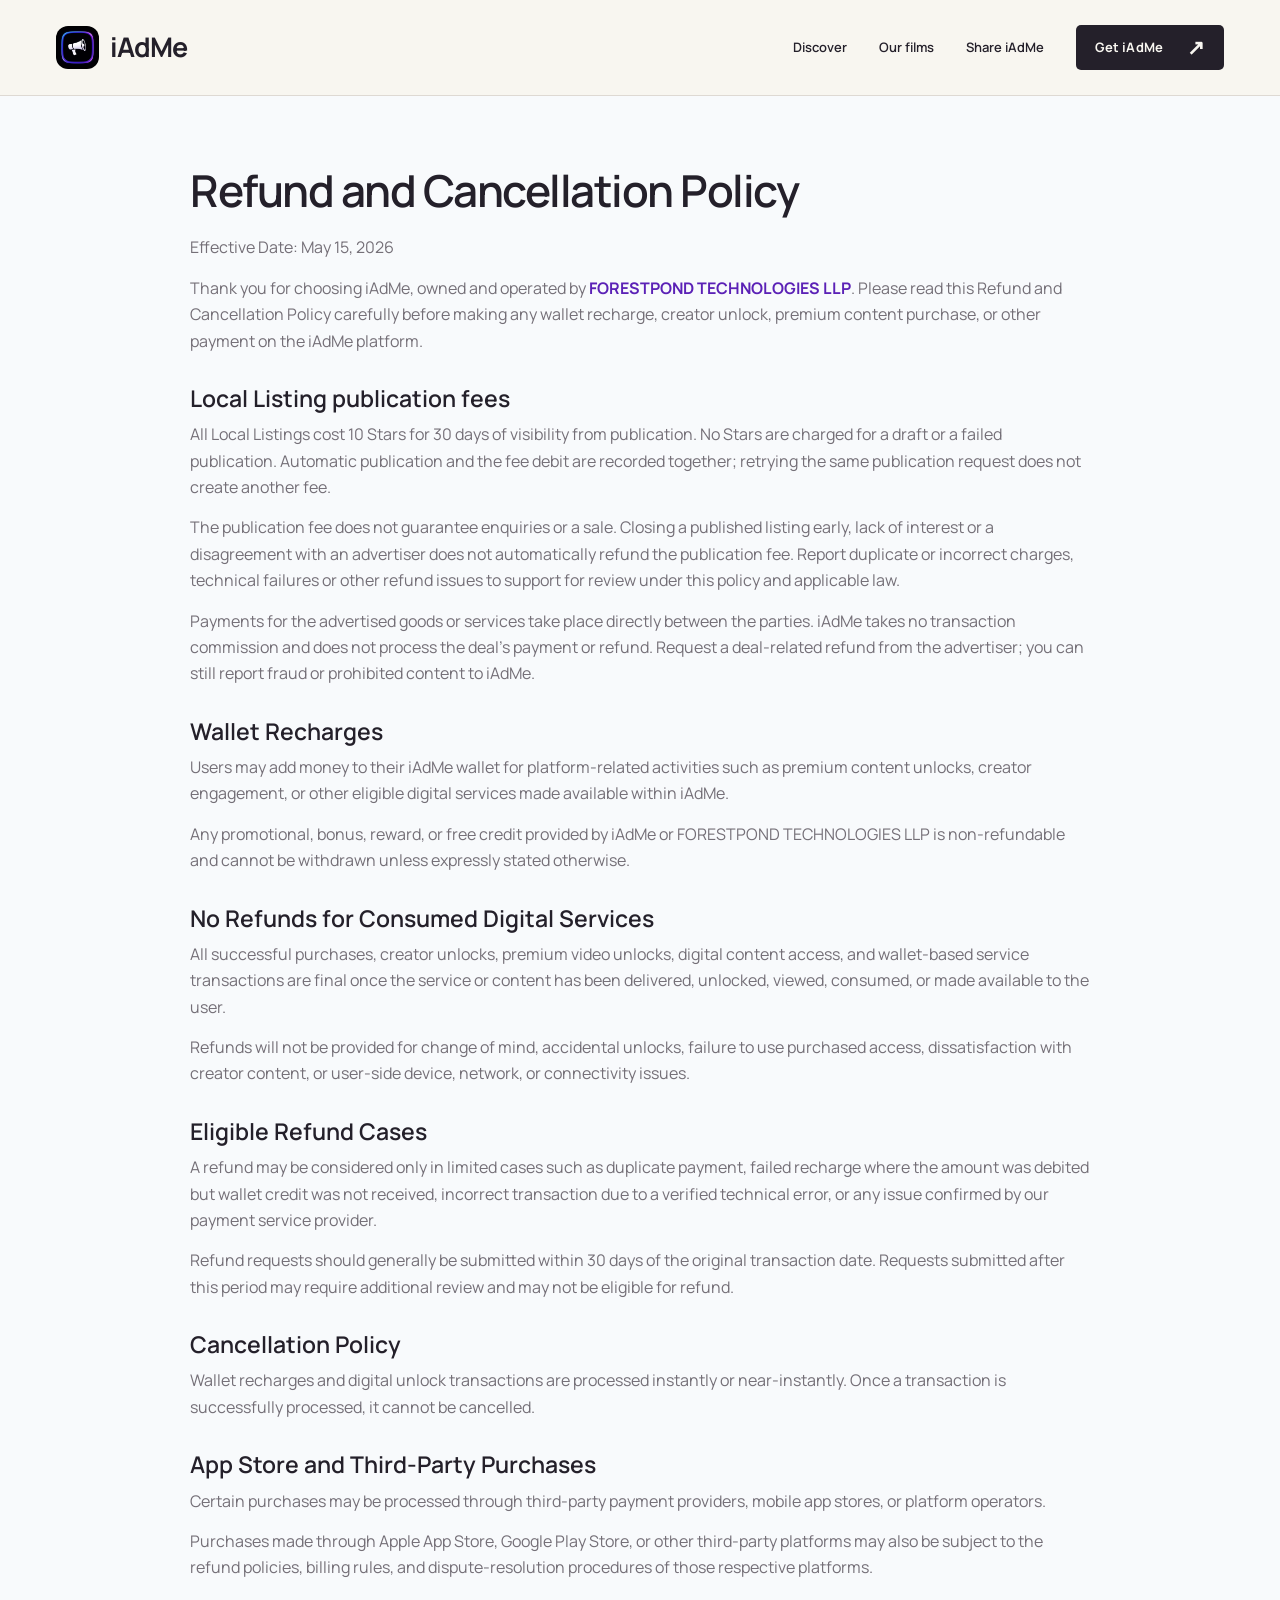
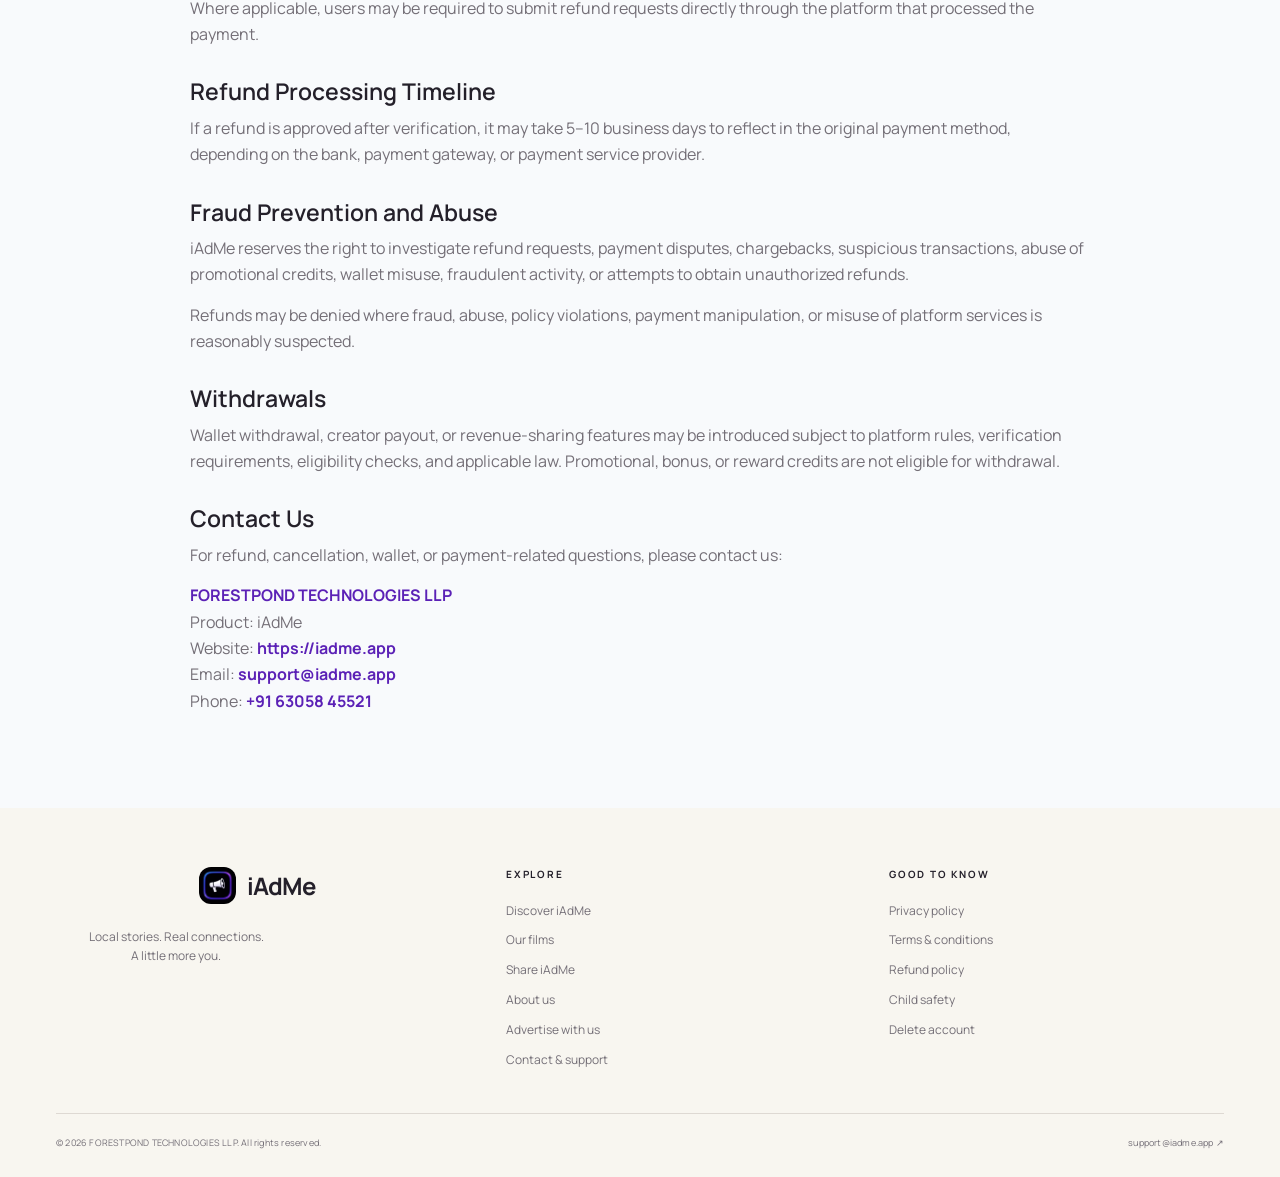
<file: refund-and-cancellation-policy.html>
<!DOCTYPE html>
<html lang="en">
<head>
  <meta charset="UTF-8" />
  <meta name="viewport" content="width=device-width, initial-scale=1.0" />

  <title>Refund and Cancellation Policy | iAdMe</title>
<link rel="icon" href="/favicon.ico" />

<link rel="shortcut icon" href="/favicon.ico" />

<link rel="apple-touch-icon" href="/favicon.png" />

  <link rel="stylesheet" href="styles.css" />
<link rel="stylesheet" href="/assets/campaign/site.css"><script defer src="/assets/campaign/site.js"></script></head>

<body class="legacy-page">

  <a class="skip-link" href="#main">Skip to content</a>
<header class="masthead"><div class="wrap header-inner">
 <a class="wordmark" href="/" aria-label="iAdMe home"><img src="/assets/get/iadme-icon.png" width="43" height="43" alt="">iAdMe</a>
 <button class="menu-toggle" aria-label="Toggle navigation" aria-expanded="false" aria-controls="site-nav">Menu <svg viewBox="0 0 20 20" aria-hidden="true"><path d="M2 6h16M2 14h16" stroke="currentColor" stroke-width="1.5"/></svg></button>
 <nav id="site-nav" class="site-nav" aria-label="Main navigation"><a href="/discover">Discover</a><a href="/films">Our films</a><a href="/share">Share iAdMe</a><a class="button small" href="/get">Get iAdMe <span class="arrow" aria-hidden="true">↗</span></a></nav>
</div></header>

  <main id="main" class="page">

    <section class="container page-card">

      <h2>Refund and Cancellation Policy</h2>

      <p>
        Effective Date: May 15, 2026
      </p>

      <p>
        Thank you for choosing iAdMe, owned and operated by
        <strong>FORESTPOND TECHNOLOGIES LLP</strong>. Please read this Refund
        and Cancellation Policy carefully before making any wallet recharge,
        creator unlock, premium content purchase, or other payment on the
        iAdMe platform.
      </p>

      <h3 id="listing-fees">Local Listing publication fees</h3>
      <p>All Local Listings cost 10 Stars for 30 days of visibility from publication. No Stars are charged for a draft or a failed publication. Automatic publication and the fee debit are recorded together; retrying the same publication request does not create another fee.</p>
      <p>The publication fee does not guarantee enquiries or a sale. Closing a published listing early, lack of interest or a disagreement with an advertiser does not automatically refund the publication fee. Report duplicate or incorrect charges, technical failures or other refund issues to support for review under this policy and applicable law.</p>
      <p>Payments for the advertised goods or services take place directly between the parties. iAdMe takes no transaction commission and does not process the deal's payment or refund. Request a deal-related refund from the advertiser; you can still report fraud or prohibited content to iAdMe.</p>

      <h3>Wallet Recharges</h3>

      <p>
        Users may add money to their iAdMe wallet for platform-related
        activities such as premium content unlocks, creator engagement,
        or other eligible digital services made available within iAdMe.
      </p>

      <p>
        Any promotional, bonus, reward, or free credit provided by iAdMe or
        FORESTPOND TECHNOLOGIES LLP is non-refundable and cannot be withdrawn
        unless expressly stated otherwise.
      </p>

      <h3>No Refunds for Consumed Digital Services</h3>

      <p>
        All successful purchases, creator unlocks, premium video unlocks,
        digital content access, and wallet-based service transactions are
        final once the service or content has been delivered, unlocked,
        viewed, consumed, or made available to the user.
      </p>

      <p>
        Refunds will not be provided for change of mind, accidental unlocks,
        failure to use purchased access, dissatisfaction with creator content,
        or user-side device, network, or connectivity issues.
      </p>

      <h3>Eligible Refund Cases</h3>

      <p>
        A refund may be considered only in limited cases such as duplicate
        payment, failed recharge where the amount was debited but wallet credit
        was not received, incorrect transaction due to a verified technical
        error, or any issue confirmed by our payment service provider.
      </p>
      <p>
        Refund requests should generally be submitted within 30 days of the
        original transaction date. Requests submitted after this period may
        require additional review and may not be eligible for refund.
      </p>

      <h3>Cancellation Policy</h3>

      <p>
        Wallet recharges and digital unlock transactions are processed
        instantly or near-instantly. Once a transaction is successfully
        processed, it cannot be cancelled.
      </p>

      <h3>App Store and Third-Party Purchases</h3>

      <p>
        Certain purchases may be processed through third-party payment
        providers, mobile app stores, or platform operators.
      </p>

      <p>
        Purchases made through Apple App Store, Google Play Store, or other
        third-party platforms may also be subject to the refund policies,
        billing rules, and dispute-resolution procedures of those respective
        platforms.
      </p>

      <p>
        Where applicable, users may be required to submit refund requests
        directly through the platform that processed the payment.
      </p>

      <h3>Refund Processing Timeline</h3>

      <p>
        If a refund is approved after verification, it may take 5–10 business
        days to reflect in the original payment method, depending on the bank,
        payment gateway, or payment service provider.
      </p>

      <h3>Fraud Prevention and Abuse</h3>

      <p>
        iAdMe reserves the right to investigate refund requests, payment
        disputes, chargebacks, suspicious transactions, abuse of promotional
        credits, wallet misuse, fraudulent activity, or attempts to obtain
        unauthorized refunds.
      </p>

      <p>
        Refunds may be denied where fraud, abuse, policy violations, payment
        manipulation, or misuse of platform services is reasonably suspected.
      </p>

      <h3>Withdrawals</h3>

      <p>
        Wallet withdrawal, creator payout, or revenue-sharing features may be
        introduced subject to platform rules, verification requirements,
        eligibility checks, and applicable law. Promotional, bonus, or reward
        credits are not eligible for withdrawal.
      </p>

      <h3>Contact Us</h3>

      <p>
        For refund, cancellation, wallet, or payment-related questions,
        please contact us:
      </p>

      <p>
        <strong>FORESTPOND TECHNOLOGIES LLP</strong><br />
        Product: iAdMe<br />
        Website:
        <a href="https://iadme.app">https://iadme.app</a><br />
        Email:
        <a href="mailto:support@iadme.app">support@iadme.app</a><br />
        Phone:
        <a href="tel:+916305845521">+91 63058 45521</a>
      </p>

    </section>

  </main>

  <footer class="site-footer"><div class="wrap">
 <div class="footer-main"><div class="footer-brand"><a class="wordmark" href="/"><img src="/assets/get/iadme-icon.png" width="37" height="37" alt="">iAdMe</a><p class="footer-about">Local stories. Real connections.<br>A little more you.</p></div>
 <nav class="footer-links" aria-label="Explore"><strong>Explore</strong><a href="/discover">Discover iAdMe</a><a href="/films">Our films</a><a href="/share">Share iAdMe</a><a href="/about">About us</a><a href="/advertise">Advertise with us</a><a href="/contact-us">Contact &amp; support</a></nav>
 <nav class="footer-links" aria-label="Legal and safety"><strong>Good to know</strong><a href="/privacy-policy">Privacy policy</a><a href="/terms-and-conditions">Terms &amp; conditions</a><a href="/refund-and-cancellation-policy">Refund policy</a><a href="/child-safety">Child safety</a><a href="/delete-account">Delete account</a></nav></div>
 <div class="footer-bottom"><span>© 2026 FORESTPOND TECHNOLOGIES LLP. All rights reserved.</span><a href="mailto:support@iadme.app">support@iadme.app ↗</a></div>
</div></footer>

</body>
</html>
</file>
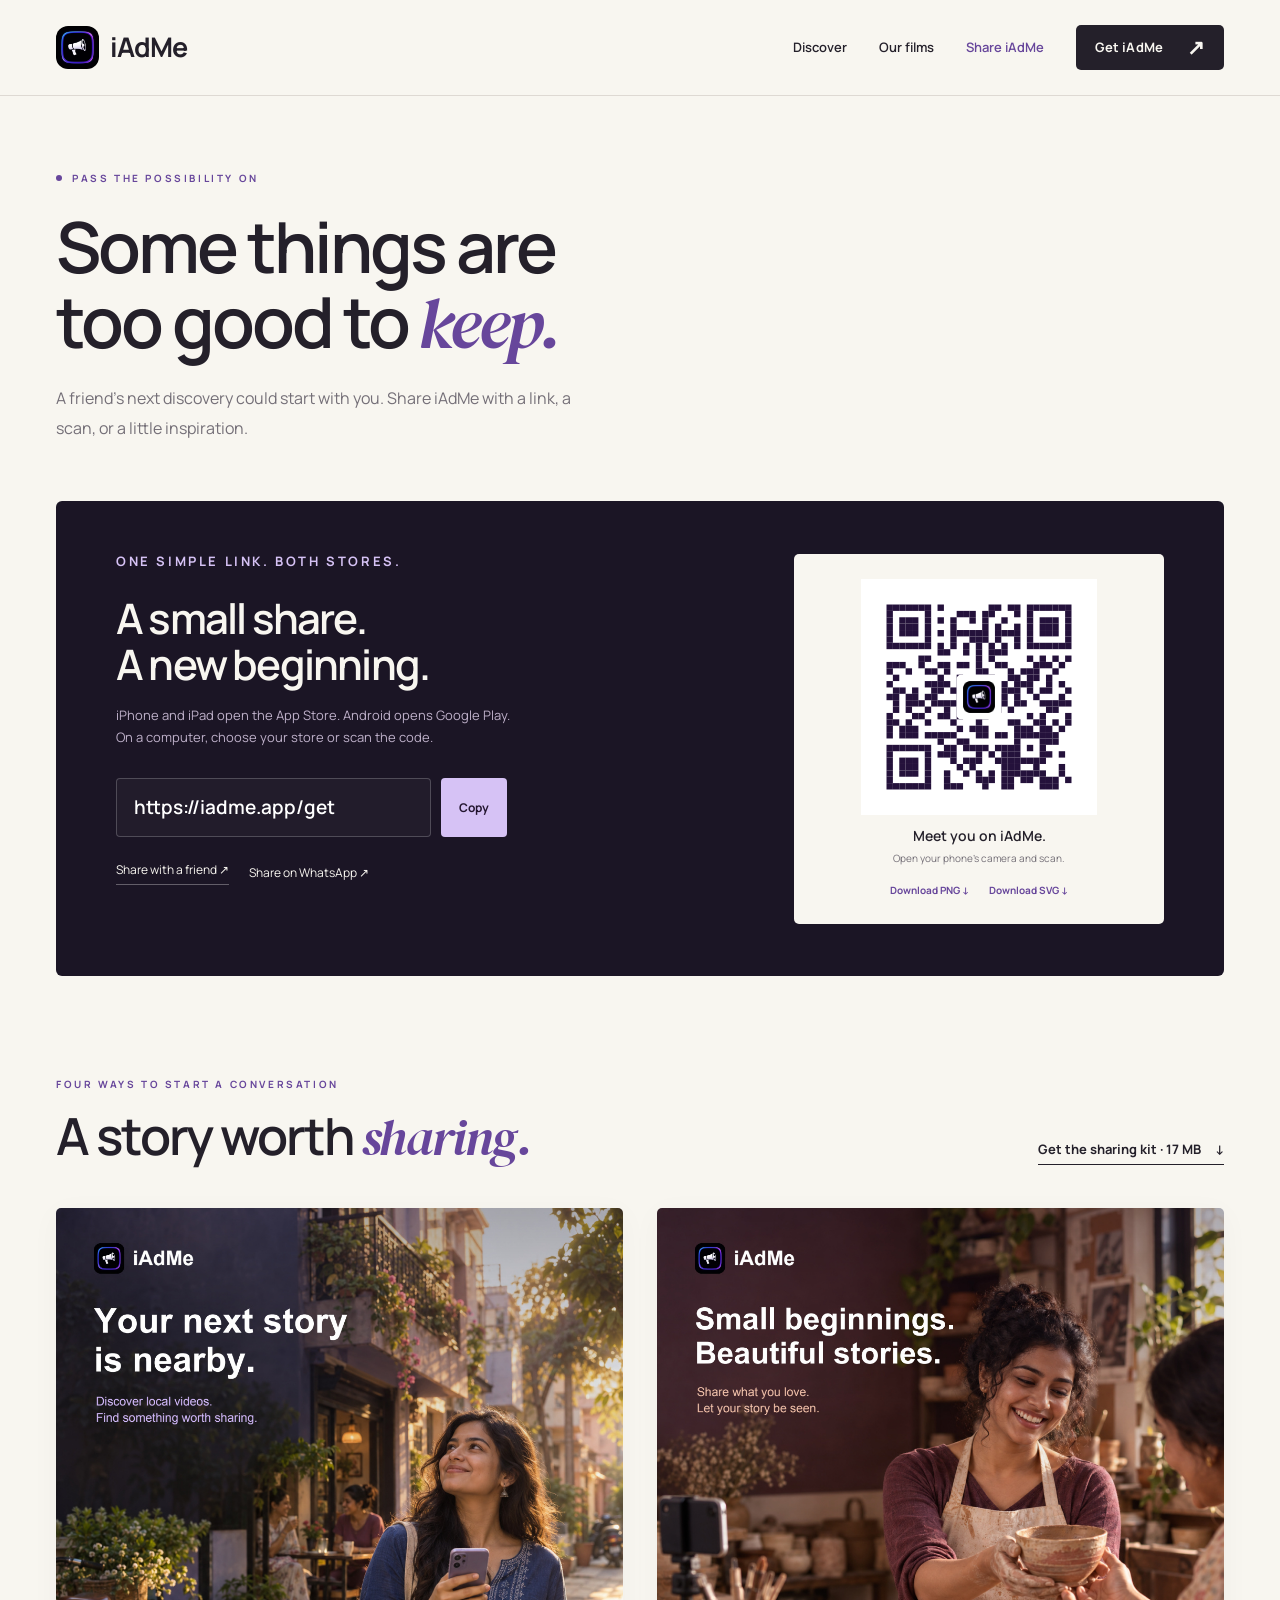
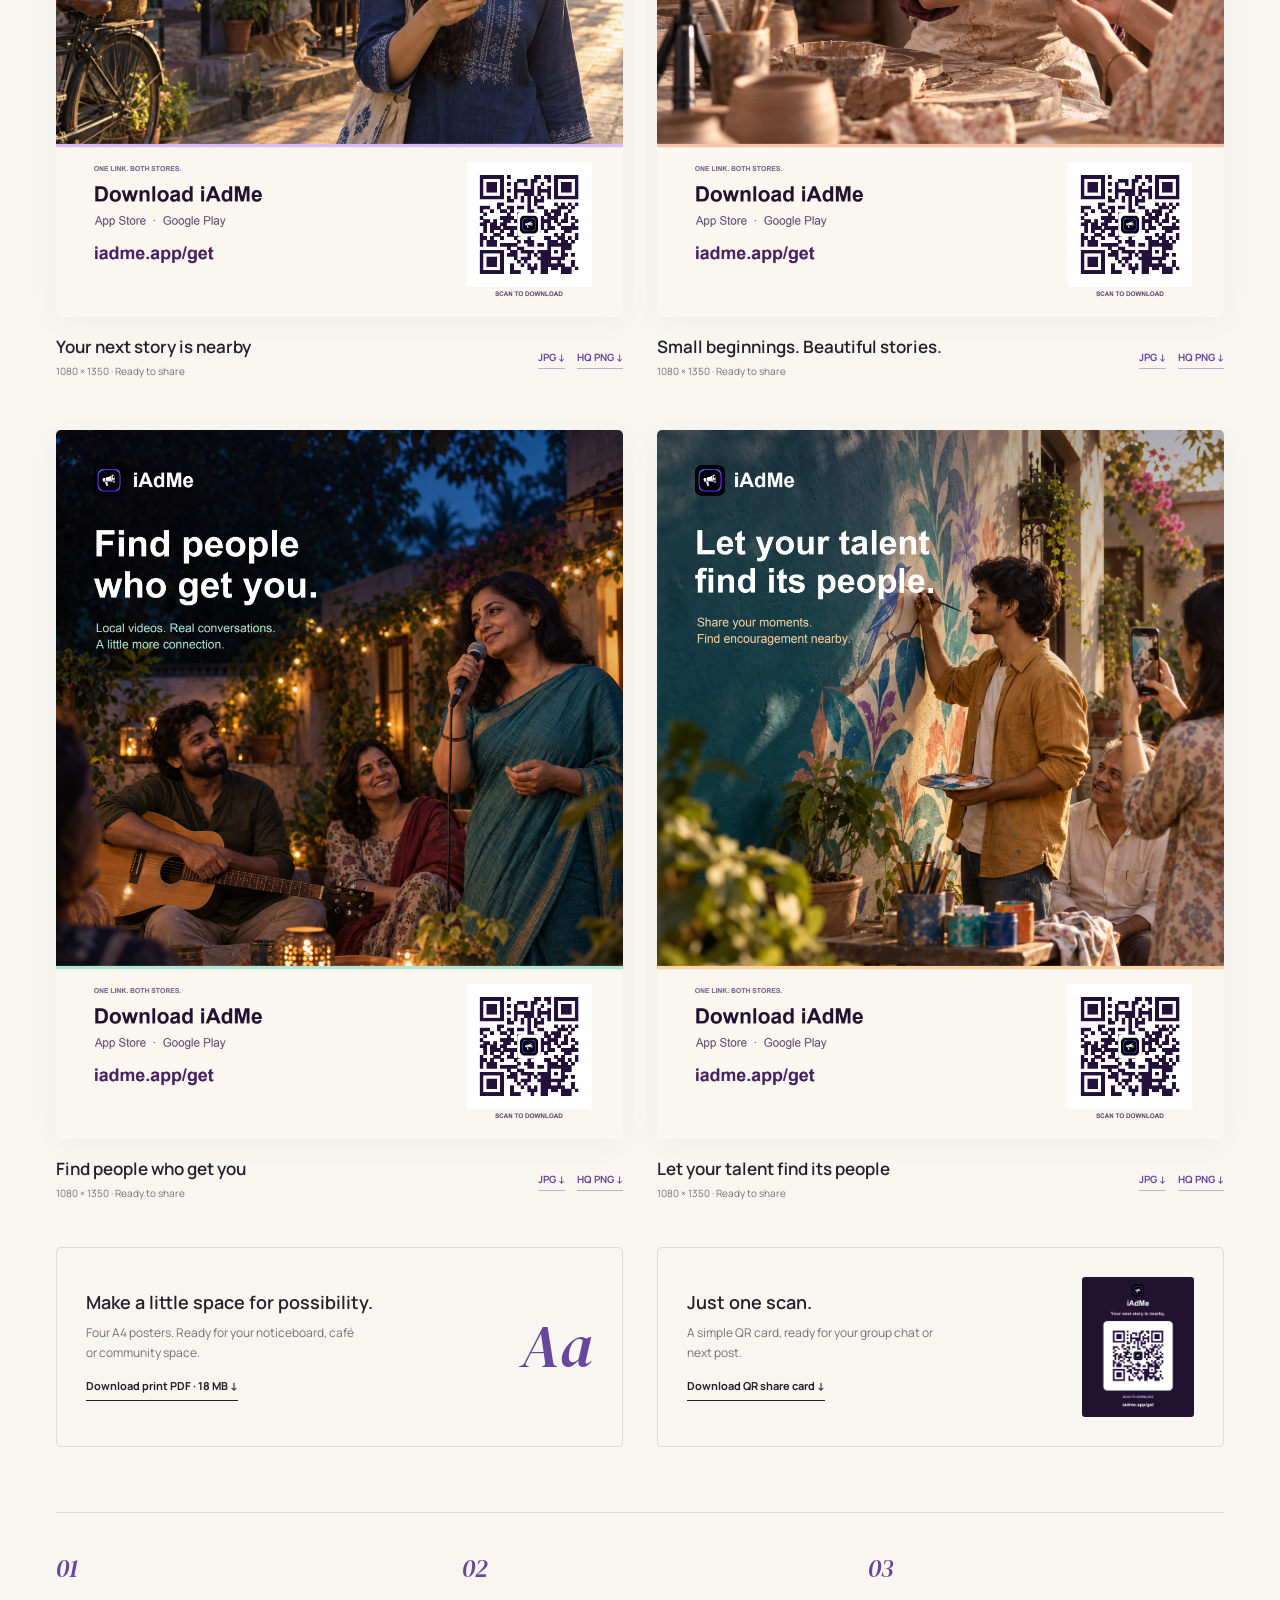
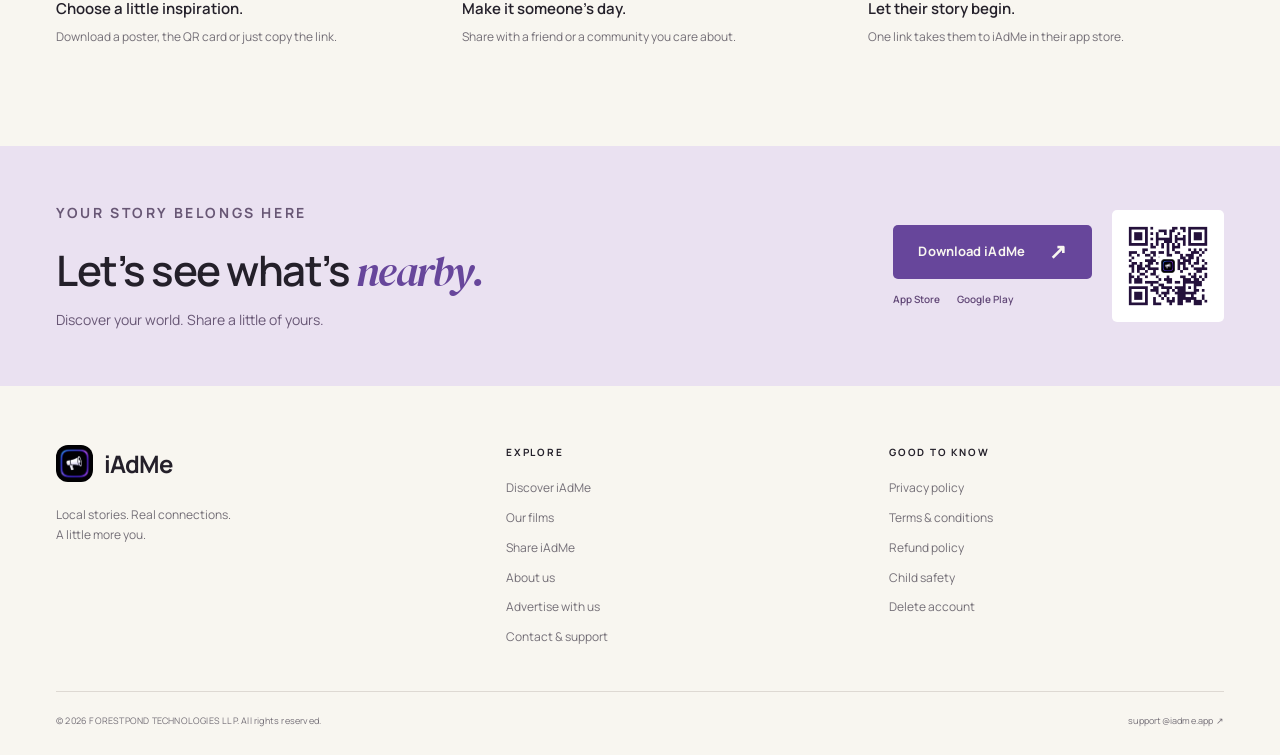
<file: share.html>
<!doctype html>
<html lang="en">
<head>
<meta charset="utf-8">
<meta name="viewport" content="width=device-width, initial-scale=1">
<title>Share iAdMe — Pass the possibility on</title>
<meta name="description" content="Share the iAdMe download link, scan the QR code, and download four beautiful posters and a ready-to-print sharing kit.">
<link rel="canonical" href="https://iadme.app/share">
<link rel="icon" href="/assets/get/iadme-icon.png">
<link rel="apple-touch-icon" href="/assets/get/iadme-icon.png">
<meta name="theme-color" content="#f8f6f0">
<meta property="og:type" content="website">
<meta property="og:site_name" content="iAdMe">
<meta property="og:title" content="Share iAdMe — Pass the possibility on">
<meta property="og:description" content="Share the iAdMe download link, scan the QR code, and download four beautiful posters and a ready-to-print sharing kit.">
<meta property="og:url" content="https://iadme.app/share">
<meta property="og:image" content="https://iadme.app/assets/get/share-card.jpg">
<meta property="og:image:width" content="1200">
<meta property="og:image:height" content="630">
<meta name="twitter:card" content="summary_large_image">
<link rel="stylesheet" href="/assets/campaign/site.css">
<script defer src="/assets/campaign/site.js">
</script>
</head>
<body>
<a class="skip-link" href="#main">Skip to content</a>
<header class="masthead">
<div class="wrap header-inner">
 <a class="wordmark" href="/" aria-label="iAdMe home">
<img src="/assets/get/iadme-icon.png" width="43" height="43" alt="">iAdMe</a>
 <button class="menu-toggle" aria-label="Toggle navigation" aria-expanded="false" aria-controls="site-nav">Menu <svg viewBox="0 0 20 20" aria-hidden="true">
<path d="M2 6h16M2 14h16" stroke="currentColor" stroke-width="1.5"/>
</svg>
</button>
 <nav id="site-nav" class="site-nav" aria-label="Main navigation">
<a href="/discover">Discover</a>
<a href="/films">Our films</a>
<a href="/share" aria-current="page">Share iAdMe</a>
<a class="button small" href="/get">Get iAdMe <span class="arrow" aria-hidden="true">↗</span>
</a>
</nav>
</div>
</header>
<main id="main">
<section class="page-intro">
<div class="wrap">
<p class="eyebrow dot">PASS THE POSSIBILITY ON</p>
<h1>Some things are<br>too good to <em>keep.</em>
</h1>
<p class="lede">A friend’s next discovery could start with you. Share iAdMe with a link, a scan, or a little inspiration.</p>
</div>
</section>
<section>
<div class="wrap">
<div class="share-panel">
<div>
<p class="eyebrow">ONE SIMPLE LINK. BOTH STORES.</p>
<h2>A small share.<br>A new beginning.</h2>
<p>iPhone and iPad open the App Store. Android opens Google Play. On a computer, choose your store or scan the code.</p>
<div class="share-field">
<input id="share-url" aria-label="iAdMe download link" value="https://iadme.app/get" readonly>
<button data-copy-link>Copy</button>
</div>
<div class="share-actions">
<button data-share-link>Share with a friend ↗</button>
<a href="https://wa.me/?text=Your%20next%20story%20is%20nearby.%20Discover%20local%20videos%20and%20find%20your%20people%20on%20iAdMe.%20https%3A%2F%2Fiadme.app%2Fget" target="_blank" rel="noopener">Share on WhatsApp ↗</a>
</div>
<p class="share-status" role="status" aria-live="polite">
</p>
<noscript>
<p>Copy the link above or use the WhatsApp link to share.</p>
</noscript>
</div>
<div class="qr-panel">
<img src="/assets/campaign/downloads/iadme-qr-branded.svg" alt="Scan to download iAdMe at iadme.app/get" width="236" height="236">
<h3>Meet you on iAdMe.</h3>
<p>Open your phone’s camera and scan.</p>
<div class="qr-links">
<a href="/assets/campaign/downloads/iadme-qr-branded.png" download>Download PNG ↓</a>
<a href="/assets/campaign/downloads/iadme-qr-branded.svg" download>Download SVG ↓</a>
</div>
</div>
</div>
</div>
</section>
<section class="section">
<div class="wrap">
<div class="section-heading">
<div>
<p class="eyebrow">FOUR WAYS TO START A CONVERSATION</p>
<h2>A story worth <em>sharing.</em>
</h2>
</div>
<a class="text-link" href="/assets/campaign/downloads/iAdMe-share-kit.zip" download>Get the sharing kit · 17 MB <span aria-hidden="true">↓</span>
</a>
</div>
<div class="poster-grid">
<article class="poster-card">
<a href="/assets/campaign/posters/01-your-next-story.jpg" target="_blank" rel="noopener" aria-label="View Your next story is nearby poster">
<img src="/assets/campaign/posters/01-your-next-story.jpg" alt="Your next story is nearby — poster with iAdMe download QR" width="1080" height="1350" loading="lazy">
</a>
<div class="poster-meta">
<div>
<h3>Your next story is nearby</h3>
<p>1080 × 1350 · Ready to share</p>
</div>
<div class="poster-downloads">
<a href="/assets/campaign/posters/01-your-next-story.jpg" download aria-label="Download Your next story is nearby JPG">JPG ↓</a>
<a href="/assets/campaign/posters/01-your-next-story-2160px.png" download aria-label="Download Your next story is nearby high resolution PNG">HQ PNG ↓</a>
</div>
</div>
</article>
<article class="poster-card">
<a href="/assets/campaign/posters/02-small-beginnings.jpg" target="_blank" rel="noopener" aria-label="View Small beginnings. Beautiful stories. poster">
<img src="/assets/campaign/posters/02-small-beginnings.jpg" alt="Small beginnings. Beautiful stories. — poster with iAdMe download QR" width="1080" height="1350" loading="lazy">
</a>
<div class="poster-meta">
<div>
<h3>Small beginnings. Beautiful stories.</h3>
<p>1080 × 1350 · Ready to share</p>
</div>
<div class="poster-downloads">
<a href="/assets/campaign/posters/02-small-beginnings.jpg" download aria-label="Download Small beginnings. Beautiful stories. JPG">JPG ↓</a>
<a href="/assets/campaign/posters/02-small-beginnings-2160px.png" download aria-label="Download Small beginnings. Beautiful stories. high resolution PNG">HQ PNG ↓</a>
</div>
</div>
</article>
<article class="poster-card">
<a href="/assets/campaign/posters/03-find-your-people.jpg" target="_blank" rel="noopener" aria-label="View Find people who get you poster">
<img src="/assets/campaign/posters/03-find-your-people.jpg" alt="Find people who get you — poster with iAdMe download QR" width="1080" height="1350" loading="lazy">
</a>
<div class="poster-meta">
<div>
<h3>Find people who get you</h3>
<p>1080 × 1350 · Ready to share</p>
</div>
<div class="poster-downloads">
<a href="/assets/campaign/posters/03-find-your-people.jpg" download aria-label="Download Find people who get you JPG">JPG ↓</a>
<a href="/assets/campaign/posters/03-find-your-people-2160px.png" download aria-label="Download Find people who get you high resolution PNG">HQ PNG ↓</a>
</div>
</div>
</article>
<article class="poster-card">
<a href="/assets/campaign/posters/04-share-your-talent.jpg" target="_blank" rel="noopener" aria-label="View Let your talent find its people poster">
<img src="/assets/campaign/posters/04-share-your-talent.jpg" alt="Let your talent find its people — poster with iAdMe download QR" width="1080" height="1350" loading="lazy">
</a>
<div class="poster-meta">
<div>
<h3>Let your talent find its people</h3>
<p>1080 × 1350 · Ready to share</p>
</div>
<div class="poster-downloads">
<a href="/assets/campaign/posters/04-share-your-talent.jpg" download aria-label="Download Let your talent find its people JPG">JPG ↓</a>
<a href="/assets/campaign/posters/04-share-your-talent-2160px.png" download aria-label="Download Let your talent find its people high resolution PNG">HQ PNG ↓</a>
</div>
</div>
</article>
</div>
<div class="toolkit-row">
<article class="toolkit-card">
<div>
<h3>Make a little space for possibility.</h3>
<p>Four A4 posters. Ready for your noticeboard, café or community space.</p>
<a class="text-link" href="/assets/campaign/downloads/iAdMe-posters-A4.pdf" download>Download print PDF · 18 MB ↓</a>
</div>
<span class="toolkit-symbol" aria-hidden="true">Aa</span>
</article>
<article class="toolkit-card">
<div>
<h3>Just one scan.</h3>
<p>A simple QR card, ready for your group chat or next post.</p>
<a class="text-link" href="/assets/campaign/downloads/iadme-qr-share-card.png" download>Download QR share card ↓</a>
</div>
<img src="/assets/campaign/downloads/iadme-qr-share-card.png" alt="iAdMe QR share card" width="1080" height="1350" loading="lazy">
</article>
</div>
<div class="share-how">
<div>
<span>01</span>
<h3>Choose a little inspiration.</h3>
<p>Download a poster, the QR card or just copy the link.</p>
</div>
<div>
<span>02</span>
<h3>Make it someone’s day.</h3>
<p>Share with a friend or a community you care about.</p>
</div>
<div>
<span>03</span>
<h3>Let their story begin.</h3>
<p>One link takes them to iAdMe in their app store.</p>
</div>
</div>
</div>
</section>
<section class="download-band">
<div class="wrap download-inner">
<div>
<p class="eyebrow">YOUR STORY BELONGS HERE</p>
<h2>Let’s see what’s <em>nearby.</em>
</h2>
<p>Discover your world. Share a little of yours.</p>
</div>
<div class="download-actions">
<div>
<a href="/get" class="button purple">Download iAdMe <span class="arrow" aria-hidden="true">↗</span>
</a>
<div class="store-links">
<a href="https://apps.apple.com/app/id6778307078">App Store</a>
<a href="https://play.google.com/store/apps/details?id=app.iadme.mobile">Google Play</a>
</div>
</div>
<a class="mini-qr" href="/get" aria-label="Get iAdMe — scan this QR with your phone">
<img src="/assets/get/iadme-qr.png" alt="QR code for iadme.app/get" width="100" height="100" loading="lazy">
</a>
</div>
</div>
</section>
</main>
<footer class="site-footer">
<div class="wrap">
 <div class="footer-main">
<div class="footer-brand">
<a class="wordmark" href="/">
<img src="/assets/get/iadme-icon.png" width="37" height="37" alt="">iAdMe</a>
<p class="footer-about">Local stories. Real connections.<br>A little more you.</p>
</div>
 <nav class="footer-links" aria-label="Explore">
<strong>Explore</strong>
<a href="/discover">Discover iAdMe</a>
<a href="/films">Our films</a>
<a href="/share">Share iAdMe</a>
<a href="/about">About us</a>
<a href="/advertise">Advertise with us</a>
<a href="/contact-us">Contact &amp; support</a>
</nav>
 <nav class="footer-links" aria-label="Legal and safety">
<strong>Good to know</strong>
<a href="/privacy-policy">Privacy policy</a>
<a href="/terms-and-conditions">Terms &amp; conditions</a>
<a href="/refund-and-cancellation-policy">Refund policy</a>
<a href="/child-safety">Child safety</a>
<a href="/delete-account">Delete account</a>
</nav>
</div>
 <div class="footer-bottom">
<span>© 2026 FORESTPOND TECHNOLOGIES LLP. All rights reserved.</span>
<a href="mailto:support@iadme.app">support@iadme.app ↗</a>
</div>
</div>
</footer>
</body>
</html>
</file>
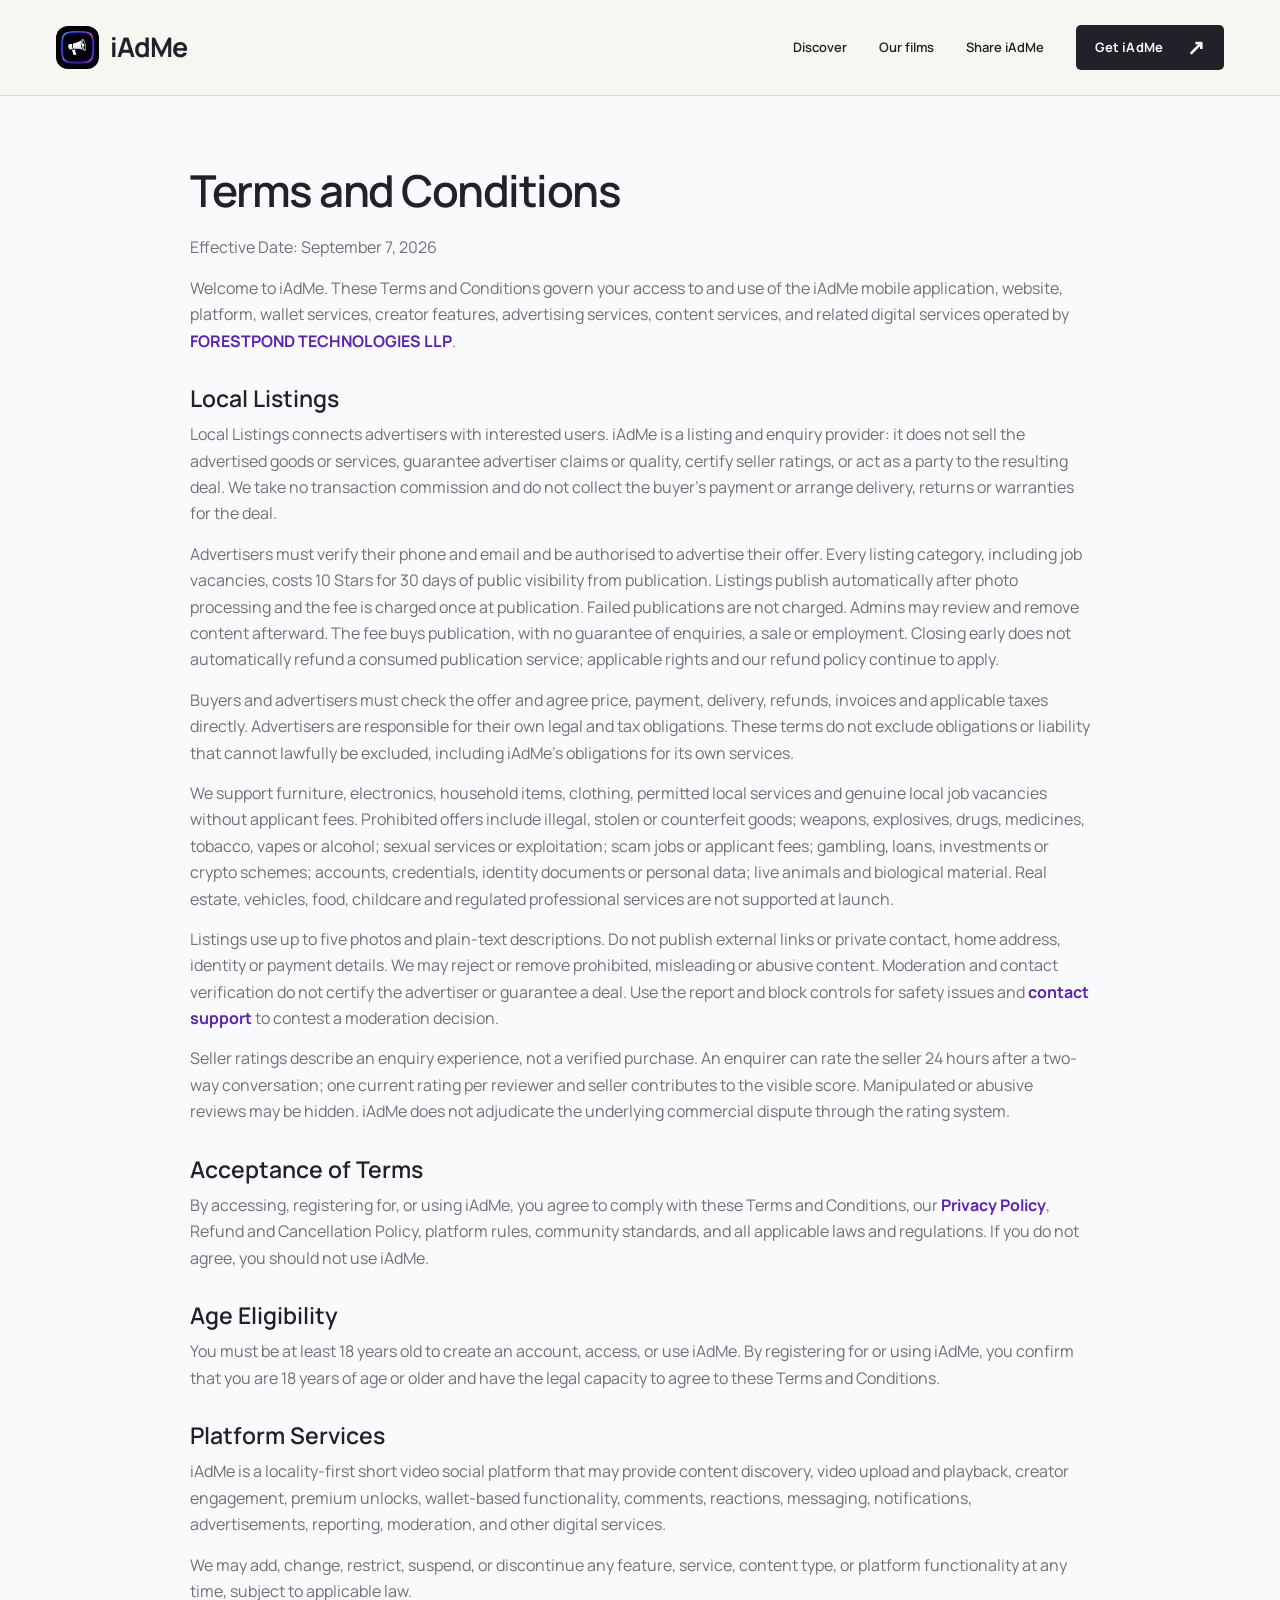
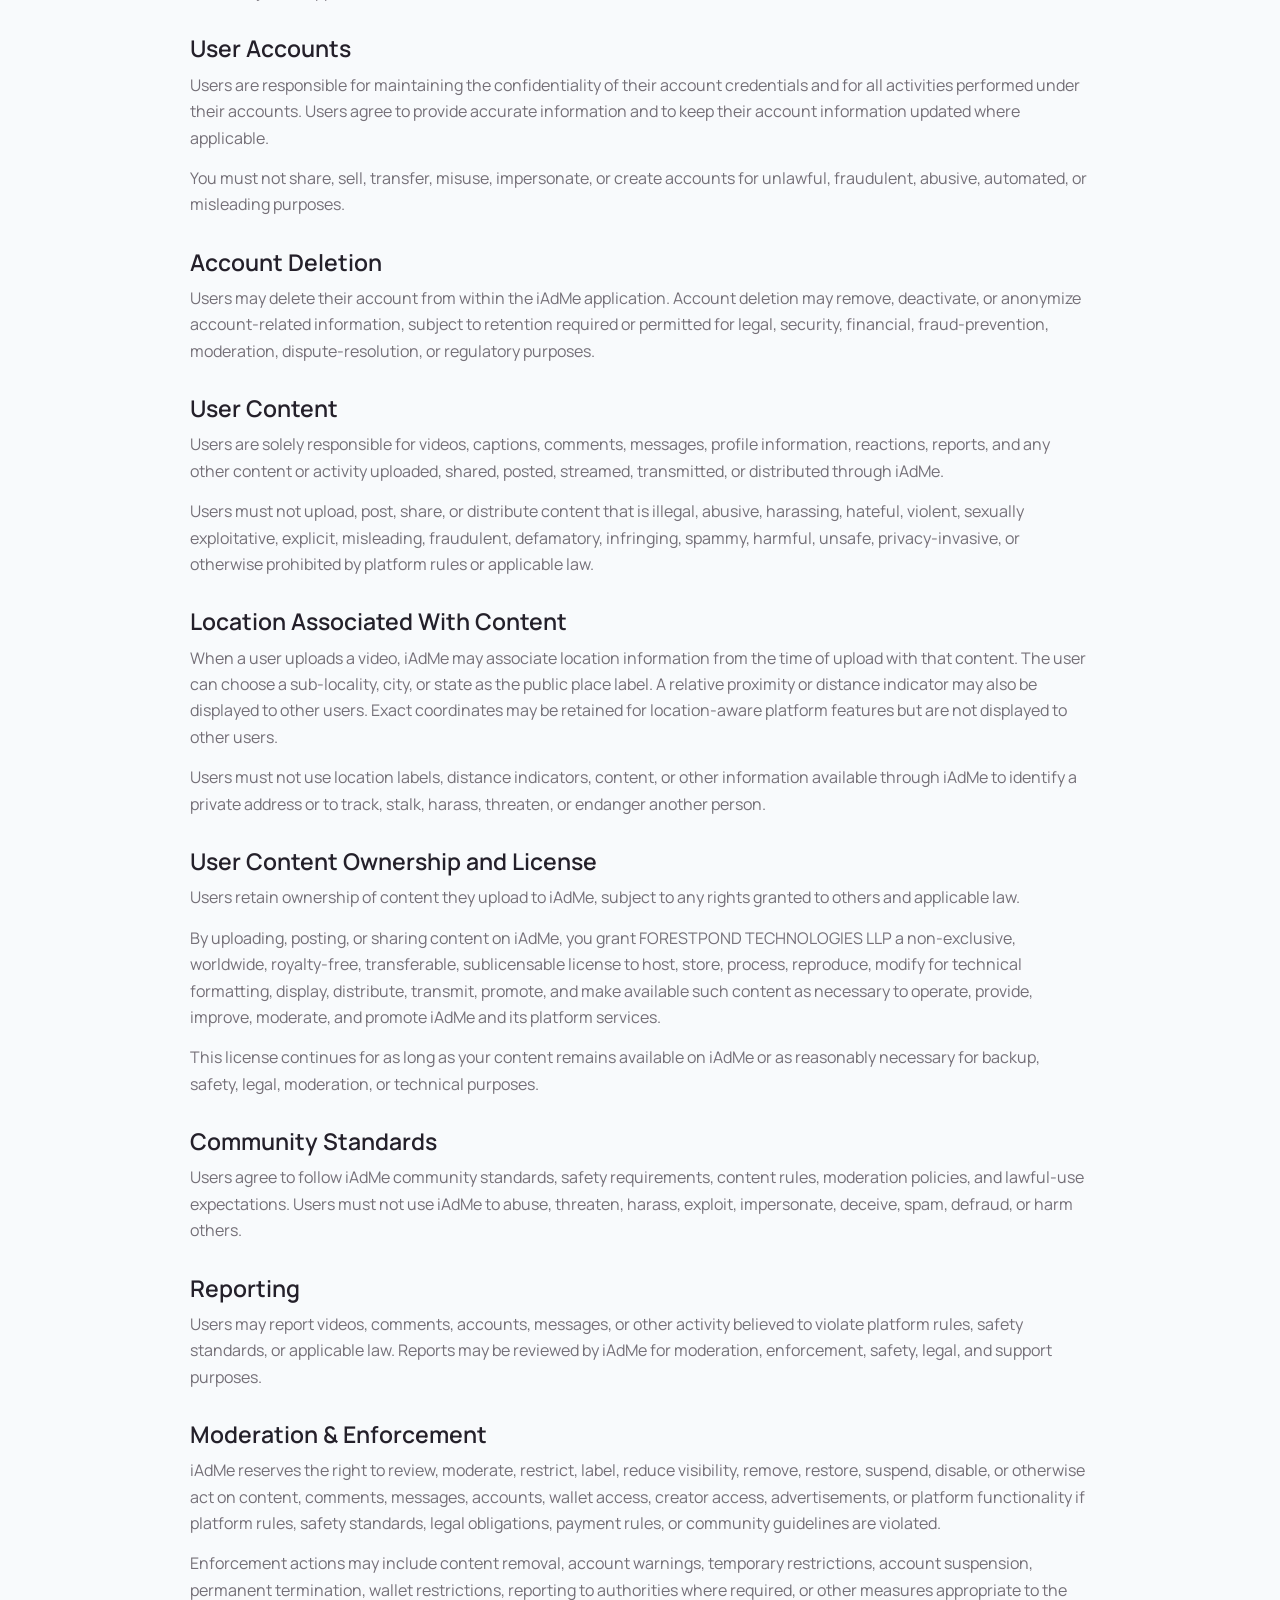
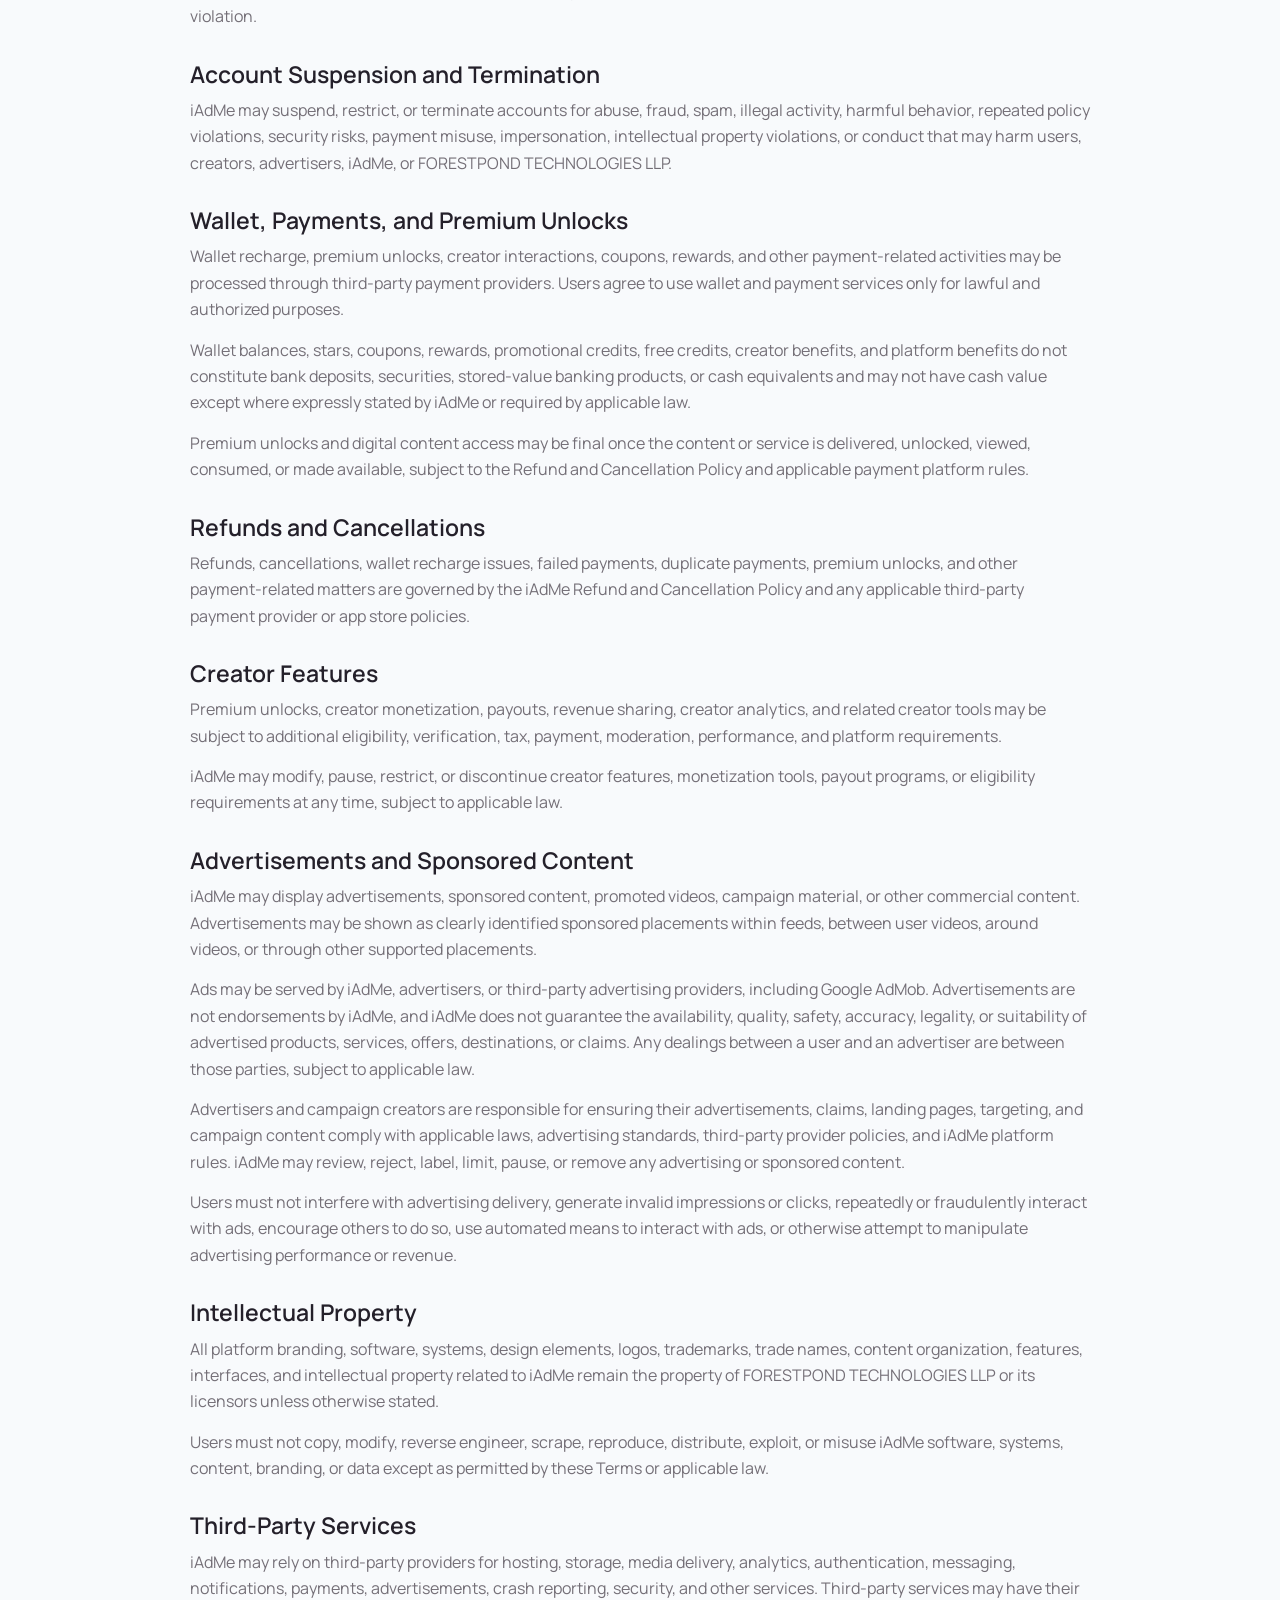
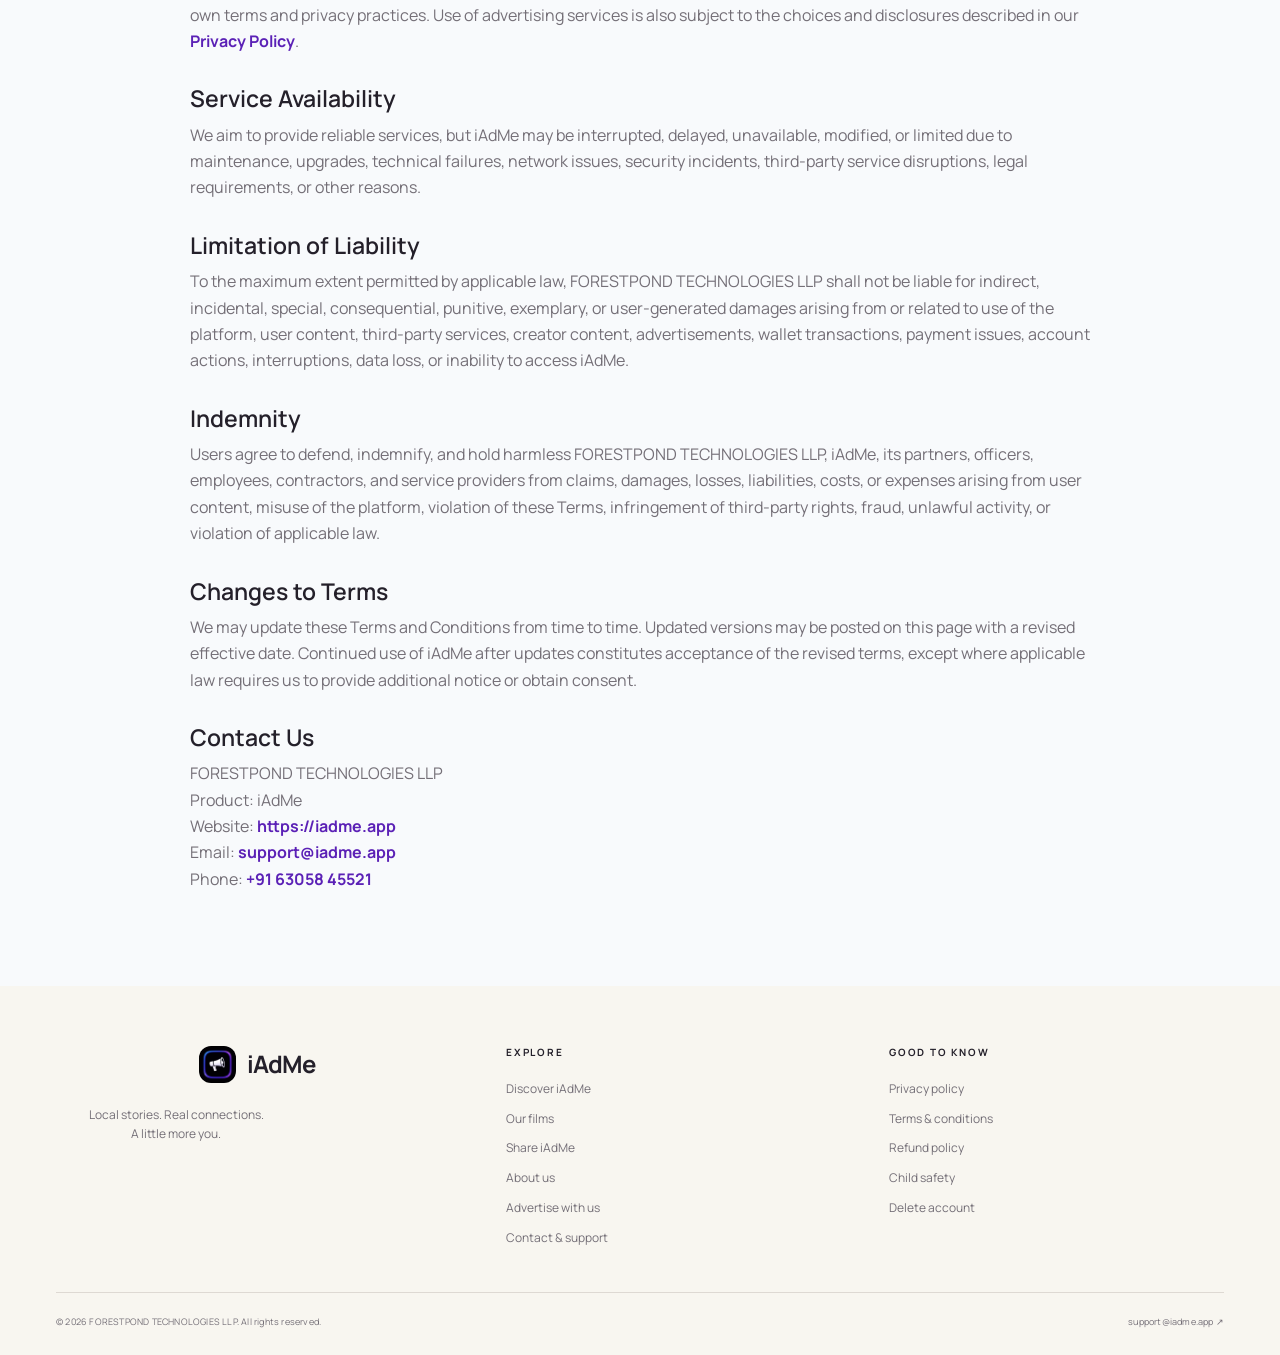
<file: terms-and-conditions.html>
<!DOCTYPE html>
<html lang="en">
<head>
  <meta charset="UTF-8" />
  <meta name="viewport" content="width=device-width, initial-scale=1.0" />

  <title>Terms and Conditions | iAdMe</title>
<link rel="icon" href="/favicon.ico" />

<link rel="shortcut icon" href="/favicon.ico" />

<link rel="apple-touch-icon" href="/favicon.png" />

  <link rel="stylesheet" href="styles.css" />
<link rel="stylesheet" href="/assets/campaign/site.css"><script defer src="/assets/campaign/site.js"></script></head>

<body class="legacy-page">

  <a class="skip-link" href="#main">Skip to content</a>
<header class="masthead"><div class="wrap header-inner">
 <a class="wordmark" href="/" aria-label="iAdMe home"><img src="/assets/get/iadme-icon.png" width="43" height="43" alt="">iAdMe</a>
 <button class="menu-toggle" aria-label="Toggle navigation" aria-expanded="false" aria-controls="site-nav">Menu <svg viewBox="0 0 20 20" aria-hidden="true"><path d="M2 6h16M2 14h16" stroke="currentColor" stroke-width="1.5"/></svg></button>
 <nav id="site-nav" class="site-nav" aria-label="Main navigation"><a href="/discover">Discover</a><a href="/films">Our films</a><a href="/share">Share iAdMe</a><a class="button small" href="/get">Get iAdMe <span class="arrow" aria-hidden="true">↗</span></a></nav>
</div></header>

  <main id="main" class="page">

    <section class="container page-card">

      <h2>Terms and Conditions</h2>

      <p>
        Effective Date: September 7, 2026
      </p>

      <p>
        Welcome to iAdMe. These Terms and Conditions govern your access to
        and use of the iAdMe mobile application, website, platform, wallet
        services, creator features, advertising services, content services,
        and related digital services operated by
        <strong>FORESTPOND TECHNOLOGIES LLP</strong>.
      </p>

      <h3 id="local-listings">Local Listings</h3>
      <p>Local Listings connects advertisers with interested users. iAdMe is a listing and enquiry provider: it does not sell the advertised goods or services, guarantee advertiser claims or quality, certify seller ratings, or act as a party to the resulting deal. We take no transaction commission and do not collect the buyer's payment or arrange delivery, returns or warranties for the deal.</p>
      <p>Advertisers must verify their phone and email and be authorised to advertise their offer. Every listing category, including job vacancies, costs 10 Stars for 30 days of public visibility from publication. Listings publish automatically after photo processing and the fee is charged once at publication. Failed publications are not charged. Admins may review and remove content afterward. The fee buys publication, with no guarantee of enquiries, a sale or employment. Closing early does not automatically refund a consumed publication service; applicable rights and our refund policy continue to apply.</p>
      <p>Buyers and advertisers must check the offer and agree price, payment, delivery, refunds, invoices and applicable taxes directly. Advertisers are responsible for their own legal and tax obligations. These terms do not exclude obligations or liability that cannot lawfully be excluded, including iAdMe's obligations for its own services.</p>
      <p>We support furniture, electronics, household items, clothing, permitted local services and genuine local job vacancies without applicant fees. Prohibited offers include illegal, stolen or counterfeit goods; weapons, explosives, drugs, medicines, tobacco, vapes or alcohol; sexual services or exploitation; scam jobs or applicant fees; gambling, loans, investments or crypto schemes; accounts, credentials, identity documents or personal data; live animals and biological material. Real estate, vehicles, food, childcare and regulated professional services are not supported at launch.</p>
      <p>Listings use up to five photos and plain-text descriptions. Do not publish external links or private contact, home address, identity or payment details. We may reject or remove prohibited, misleading or abusive content. Moderation and contact verification do not certify the advertiser or guarantee a deal. Use the report and block controls for safety issues and <a href="contact-us.html">contact support</a> to contest a moderation decision.</p>
      <p>Seller ratings describe an enquiry experience, not a verified purchase. An enquirer can rate the seller 24 hours after a two-way conversation; one current rating per reviewer and seller contributes to the visible score. Manipulated or abusive reviews may be hidden. iAdMe does not adjudicate the underlying commercial dispute through the rating system.</p>

      <h3>Acceptance of Terms</h3>

      <p>
        By accessing, registering for, or using iAdMe, you agree to comply
        with these Terms and Conditions, our <a href="privacy-policy.html">Privacy Policy</a>, Refund and
        Cancellation Policy, platform rules, community standards, and all
        applicable laws and regulations. If you do not agree, you should not
        use iAdMe.
      </p>

      <h3>Age Eligibility</h3>

      <p>
        You must be at least 18 years old to create an account, access, or use
        iAdMe. By registering for or using iAdMe, you confirm that you are 18
        years of age or older and have the legal capacity to agree to these
        Terms and Conditions.
      </p>

      <h3>Platform Services</h3>

      <p>
        iAdMe is a locality-first short video social platform that may provide
        content discovery, video upload and playback, creator engagement,
        premium unlocks, wallet-based functionality, comments, reactions,
        messaging, notifications, advertisements, reporting, moderation, and
        other digital services.
      </p>

      <p>
        We may add, change, restrict, suspend, or discontinue any feature,
        service, content type, or platform functionality at any time, subject
        to applicable law.
      </p>

      <h3>User Accounts</h3>

      <p>
        Users are responsible for maintaining the confidentiality of their
        account credentials and for all activities performed under their
        accounts. Users agree to provide accurate information and to keep
        their account information updated where applicable.
      </p>

      <p>
        You must not share, sell, transfer, misuse, impersonate, or create
        accounts for unlawful, fraudulent, abusive, automated, or misleading
        purposes.
      </p>

      <h3>Account Deletion</h3>

      <p>
        Users may delete their account from within the iAdMe application.
        Account deletion may remove, deactivate, or anonymize account-related
        information, subject to retention required or permitted for legal,
        security, financial, fraud-prevention, moderation, dispute-resolution,
        or regulatory purposes.
      </p>

      <h3>User Content</h3>

      <p>
        Users are solely responsible for videos, captions, comments, messages,
        profile information, reactions, reports, and any other content or
        activity uploaded, shared, posted, streamed, transmitted, or
        distributed through iAdMe.
      </p>

      <p>
        Users must not upload, post, share, or distribute content that is
        illegal, abusive, harassing, hateful, violent, sexually exploitative,
        explicit, misleading, fraudulent, defamatory, infringing, spammy,
        harmful, unsafe, privacy-invasive, or otherwise prohibited by platform
        rules or applicable law.
      </p>

      <h3>Location Associated With Content</h3>

      <p>
        When a user uploads a video, iAdMe may associate location information
        from the time of upload with that content. The user can choose a
        sub-locality, city, or state as the public place label. A relative
        proximity or distance indicator may also be displayed to other users.
        Exact coordinates may be retained for location-aware platform features
        but are not displayed to other users.
      </p>

      <p>
        Users must not use location labels, distance indicators, content, or
        other information available through iAdMe to identify a private
        address or to track, stalk, harass, threaten, or endanger another
        person.
      </p>

      <h3>User Content Ownership and License</h3>

      <p>
        Users retain ownership of content they upload to iAdMe, subject to
        any rights granted to others and applicable law.
      </p>

      <p>
        By uploading, posting, or sharing content on iAdMe, you grant
        FORESTPOND TECHNOLOGIES LLP a non-exclusive, worldwide, royalty-free,
        transferable, sublicensable license to host, store, process, reproduce,
        modify for technical formatting, display, distribute, transmit,
        promote, and make available such content as necessary to operate,
        provide, improve, moderate, and promote iAdMe and its platform
        services.
      </p>

      <p>
        This license continues for as long as your content remains available
        on iAdMe or as reasonably necessary for backup, safety, legal,
        moderation, or technical purposes.
      </p>

      <h3>Community Standards</h3>

      <p>
        Users agree to follow iAdMe community standards, safety requirements,
        content rules, moderation policies, and lawful-use expectations. Users
        must not use iAdMe to abuse, threaten, harass, exploit, impersonate,
        deceive, spam, defraud, or harm others.
      </p>

      <h3>Reporting</h3>

      <p>
        Users may report videos, comments, accounts, messages, or other
        activity believed to violate platform rules, safety standards, or
        applicable law. Reports may be reviewed by iAdMe for moderation,
        enforcement, safety, legal, and support purposes.
      </p>

      <h3>Moderation & Enforcement</h3>

      <p>
        iAdMe reserves the right to review, moderate, restrict, label, reduce
        visibility, remove, restore, suspend, disable, or otherwise act on
        content, comments, messages, accounts, wallet access, creator access,
        advertisements, or platform functionality if platform rules, safety
        standards, legal obligations, payment rules, or community guidelines
        are violated.
      </p>

      <p>
        Enforcement actions may include content removal, account warnings,
        temporary restrictions, account suspension, permanent termination,
        wallet restrictions, reporting to authorities where required, or other
        measures appropriate to the violation.
      </p>

      <h3>Account Suspension and Termination</h3>

      <p>
        iAdMe may suspend, restrict, or terminate accounts for abuse, fraud,
        spam, illegal activity, harmful behavior, repeated policy violations,
        security risks, payment misuse, impersonation, intellectual property
        violations, or conduct that may harm users, creators, advertisers,
        iAdMe, or FORESTPOND TECHNOLOGIES LLP.
      </p>

      <h3>Wallet, Payments, and Premium Unlocks</h3>

      <p>
        Wallet recharge, premium unlocks, creator interactions, coupons,
        rewards, and other payment-related activities may be processed through
        third-party payment providers. Users agree to use wallet and payment
        services only for lawful and authorized purposes.
      </p>

      <p>
        Wallet balances, stars, coupons, rewards, promotional credits, free
        credits, creator benefits, and platform benefits do not constitute
        bank deposits, securities, stored-value banking products, or cash
        equivalents and may not have cash value except where expressly stated
        by iAdMe or required by applicable law.
      </p>

      <p>
        Premium unlocks and digital content access may be final once the
        content or service is delivered, unlocked, viewed, consumed, or made
        available, subject to the Refund and Cancellation Policy and
        applicable payment platform rules.
      </p>

      <h3>Refunds and Cancellations</h3>

      <p>
        Refunds, cancellations, wallet recharge issues, failed payments,
        duplicate payments, premium unlocks, and other payment-related matters
        are governed by the iAdMe Refund and Cancellation Policy and any
        applicable third-party payment provider or app store policies.
      </p>

      <h3>Creator Features</h3>

      <p>
        Premium unlocks, creator monetization, payouts, revenue sharing,
        creator analytics, and related creator tools may be subject to
        additional eligibility, verification, tax, payment, moderation,
        performance, and platform requirements.
      </p>

      <p>
        iAdMe may modify, pause, restrict, or discontinue creator features,
        monetization tools, payout programs, or eligibility requirements at
        any time, subject to applicable law.
      </p>

      <h3>Advertisements and Sponsored Content</h3>

      <p>
        iAdMe may display advertisements, sponsored content, promoted videos,
        campaign material, or other commercial content. Advertisements may be
        shown as clearly identified sponsored placements within feeds, between
        user videos, around videos, or through other supported placements.
      </p>

      <p>
        Ads may be served by iAdMe, advertisers, or third-party advertising
        providers, including Google AdMob. Advertisements are not endorsements
        by iAdMe, and iAdMe does not guarantee the availability, quality,
        safety, accuracy, legality, or suitability of advertised products,
        services, offers, destinations, or claims. Any dealings between a user
        and an advertiser are between those parties, subject to applicable law.
      </p>

      <p>
        Advertisers and campaign creators are responsible for ensuring their
        advertisements, claims, landing pages, targeting, and campaign content
        comply with applicable laws, advertising standards, third-party
        provider policies, and iAdMe platform rules. iAdMe may review, reject,
        label, limit, pause, or remove any advertising or sponsored content.
      </p>

      <p>
        Users must not interfere with advertising delivery, generate invalid
        impressions or clicks, repeatedly or fraudulently interact with ads,
        encourage others to do so, use automated means to interact with ads,
        or otherwise attempt to manipulate advertising performance or revenue.
      </p>

      <h3>Intellectual Property</h3>

      <p>
        All platform branding, software, systems, design elements, logos,
        trademarks, trade names, content organization, features, interfaces,
        and intellectual property related to iAdMe remain the property of
        FORESTPOND TECHNOLOGIES LLP or its licensors unless otherwise stated.
      </p>

      <p>
        Users must not copy, modify, reverse engineer, scrape, reproduce,
        distribute, exploit, or misuse iAdMe software, systems, content,
        branding, or data except as permitted by these Terms or applicable
        law.
      </p>

      <h3>Third-Party Services</h3>

      <p>
        iAdMe may rely on third-party providers for hosting, storage, media
        delivery, analytics, authentication, messaging, notifications,
        payments, advertisements, crash reporting, security, and other
        services. Third-party services may have their own terms and privacy
        practices. Use of advertising services is also subject to the choices
        and disclosures described in our <a href="privacy-policy.html">Privacy Policy</a>.
      </p>

      <h3>Service Availability</h3>

      <p>
        We aim to provide reliable services, but iAdMe may be interrupted,
        delayed, unavailable, modified, or limited due to maintenance,
        upgrades, technical failures, network issues, security incidents,
        third-party service disruptions, legal requirements, or other reasons.
      </p>

      <h3>Limitation of Liability</h3>

      <p>
        To the maximum extent permitted by applicable law, FORESTPOND
        TECHNOLOGIES LLP shall not be liable for indirect, incidental,
        special, consequential, punitive, exemplary, or user-generated damages
        arising from or related to use of the platform, user content,
        third-party services, creator content, advertisements, wallet
        transactions, payment issues, account actions, interruptions, data
        loss, or inability to access iAdMe.
      </p>

      <h3>Indemnity</h3>

      <p>
        Users agree to defend, indemnify, and hold harmless FORESTPOND
        TECHNOLOGIES LLP, iAdMe, its partners, officers, employees,
        contractors, and service providers from claims, damages, losses,
        liabilities, costs, or expenses arising from user content, misuse of
        the platform, violation of these Terms, infringement of third-party
        rights, fraud, unlawful activity, or violation of applicable law.
      </p>

      <h3>Changes to Terms</h3>

      <p>
        We may update these Terms and Conditions from time to time. Updated
        versions may be posted on this page with a revised effective date.
        Continued use of iAdMe after updates constitutes acceptance of the
        revised terms, except where applicable law requires us to provide
        additional notice or obtain consent.
      </p>

      <h3>Contact Us</h3>

      <p>
        FORESTPOND TECHNOLOGIES LLP<br />
        Product: iAdMe<br />
        Website:
        <a href="https://iadme.app">https://iadme.app</a><br />
        Email:
        <a href="mailto:support@iadme.app">support@iadme.app</a><br />
        Phone:
        <a href="tel:+916305845521">+91 63058 45521</a>
      </p>

    </section>

  </main>

  <footer class="site-footer"><div class="wrap">
 <div class="footer-main"><div class="footer-brand"><a class="wordmark" href="/"><img src="/assets/get/iadme-icon.png" width="37" height="37" alt="">iAdMe</a><p class="footer-about">Local stories. Real connections.<br>A little more you.</p></div>
 <nav class="footer-links" aria-label="Explore"><strong>Explore</strong><a href="/discover">Discover iAdMe</a><a href="/films">Our films</a><a href="/share">Share iAdMe</a><a href="/about">About us</a><a href="/advertise">Advertise with us</a><a href="/contact-us">Contact &amp; support</a></nav>
 <nav class="footer-links" aria-label="Legal and safety"><strong>Good to know</strong><a href="/privacy-policy">Privacy policy</a><a href="/terms-and-conditions">Terms &amp; conditions</a><a href="/refund-and-cancellation-policy">Refund policy</a><a href="/child-safety">Child safety</a><a href="/delete-account">Delete account</a></nav></div>
 <div class="footer-bottom"><span>© 2026 FORESTPOND TECHNOLOGIES LLP. All rights reserved.</span><a href="mailto:support@iadme.app">support@iadme.app ↗</a></div>
</div></footer>

</body>
</html>
</file>
<file: assets/campaign/site.css>
@font-face {
  font-family:Manrope;
  src:url('fonts/manrope-400.ttf') format('truetype');
  font-weight:400;
  font-display:swap
}
@font-face {
  font-family:Manrope;
  src:url('fonts/manrope-600.ttf') format('truetype');
  font-weight:600;
  font-display:swap
}
@font-face {
  font-family:Manrope;
  src:url('fonts/manrope-700.ttf') format('truetype');
  font-weight:700 900;
  font-display:swap
}
@font-face {
  font-family:'DM Serif';
  src:url('fonts/dm-serif-italic.ttf') format('truetype');
  font-weight:400;
  font-style:italic;
  font-display:swap
}
:root {
  --paper:#f8f6f0;
  --ink:#24202a;
  --muted:#746f77;
  --purple:#67469b;
  --violet:#d6c2f5;
  --dark:#1b1525;
  --line:#ded9d3;
  --serif:'DM Serif',Georgia,serif
}
* {
  box-sizing:border-box
}
html {
  scroll-behavior:smooth;
  scroll-padding-top:100px
}
body {
  margin:0;
  background:var(--paper);
  color:var(--ink);
  font-family:Manrope,Arial,sans-serif;
  font-size:16px;
  line-height:1.65;
  -webkit-font-smoothing:antialiased
}
a {
  color:inherit;
  text-decoration:none
}
button,input {
  font:inherit
}
button,a {
  -webkit-tap-highlight-color:transparent
}
button {
  cursor:pointer
}
img {
  display:block;
  max-width:100%;
  height:auto
}
h1,h2,h3,p {
  margin:0
}
h1,h2,h3 {
  line-height:1.1;
  font-weight:600
}
em {
  font-family:var(--serif);
  font-weight:400;
  color:var(--purple)
}
[hidden] {
  display:none!important
}
.wrap {
  width:min(1280px,calc(100% - 112px));
  margin-inline:auto
}
.skip-link {
  position:absolute;
  left:20px;
  top:-80px;
  background:white;
  color:black;
  padding:12px;
  z-index:100
}
.skip-link:focus {
  top:10px
}
:focus-visible {
  outline:3px solid #8b60c3;
  outline-offset:5px;
  border-radius:3px
}
.masthead {
  height:96px;
  border-bottom:1px solid var(--line);
  position:relative;
  z-index:30;
  background:var(--paper)
}
.header-inner {
  height:100%;
  display:flex;
  align-items:center;
  justify-content:space-between;
  gap:30px
}
.wordmark {
  display:inline-flex;
  gap:11px;
  align-items:center;
  font-size:27px;
  font-weight:700;
  letter-spacing:-1px;
  white-space:nowrap
}
.wordmark img {
  width:43px;
  height:43px;
  border-radius:12px
}
.site-nav {
  display:flex;
  align-items:center;
  gap:32px;
  font-size:13px;
  font-weight:600
}
.site-nav>a:not(.button) {
  padding:10px 0
}
.site-nav>a[aria-current=page] {
  color:var(--purple)
}
.site-nav>a:not(.button):hover {
  color:var(--purple)
}
.button {
  display:inline-flex;
  align-items:center;
  justify-content:center;
  gap:24px;
  padding:15px 24px;
  min-height:52px;
  border:1px solid transparent;
  border-radius:5px;
  background:var(--ink);
  color:var(--paper);
  font-size:13px;
  font-weight:700;
  letter-spacing:.1px;
  box-shadow:none;
  transition:background .2s,transform .2s
}
.button:hover {
  background:#4f346c;
  transform:translateY(-2px)
}
.button.purple {
  background:var(--purple)
}
.button.purple:hover {
  background:#503379
}
.button.light {
  background:var(--paper);
  color:var(--ink)
}
.button.outline {
  background:transparent;
  border-color:var(--line);
  color:var(--ink)
}
.button.outline:hover {
  border-color:var(--purple);
  background:#eee8f4
}
.button.small {
  min-height:44px;
  padding:11px 18px
}
.arrow {
  font-size:21px;
  line-height:1
}
.text-link {
  display:inline-flex;
  align-items:center;
  gap:14px;
  font-size:13px;
  font-weight:700;
  border-bottom:1px solid currentColor;
  padding-bottom:4px
}
.text-link:hover {
  color:var(--purple)
}
.menu-toggle {
  display:none
}
.eyebrow {
  font-size:10px;
  font-weight:700;
  letter-spacing:2.6px;
  text-transform:uppercase;
  color:var(--purple);
  margin:0 0 22px
}
.eyebrow.dot {
  display:flex;
  align-items:center;
  gap:10px
}
.eyebrow.dot:before {
  content:'';
  width:6px;
  height:6px;
  border-radius:50%;
  background:var(--purple)
}
.lede {
  color:var(--muted);
  font-size:16px;
  line-height:1.85;
  max-width:440px
}
.home-hero {
  padding:58px 0 66px;
  overflow:hidden
}
.hero-grid {
  display:grid;
  grid-template-columns:1fr 1fr;
  gap:64px;
  align-items:center
}
.hero-copy {
  padding:16px 0 20px;
  position:relative;
  z-index:2
}
.hero-copy h1 {
  font-size:clamp(54px,5.55vw,83px);
  letter-spacing:-4px;
  line-height:1.04;
  margin-bottom:27px
}
.hero-copy h1 em {
  font-size:1.075em
}
.hero-actions {
  display:flex;
  align-items:center;
  flex-wrap:wrap;
  gap:25px;
  margin:32px 0 24px
}
.availability {
  display:flex;
  align-items:center;
  gap:14px;
  font-size:10px;
  letter-spacing:.2px;
  color:var(--muted)
}
.availability span+span:before {
  content:'·';
  margin-right:14px
}
.hero-art {
  position:relative;
  padding:0 0 42px 27px
}
.hero-photo {
  width:100%;
  aspect-ratio:.86;
  object-fit:cover;
  object-position:50% 43%;
  border-radius:6px
}
.hero-art:before {
  content:'';
  position:absolute;
  width:155px;
  height:155px;
  right:-30px;
  top:-28px;
  border:1px solid #b8a5cc;
  border-radius:50%;
  z-index:-1
}
.hero-caption {
  position:absolute;
  right:22px;
  top:22px;
  color:#fff;
  background:#1d142c88;
  backdrop-filter:blur(8px);
  font-size:9px;
  letter-spacing:1.5px;
  padding:9px 13px;
  border:1px solid #ffffff40;
  border-radius:2px
}
.hero-play {
  position:absolute;
  left:-23px;
  bottom:5px;
  display:flex;
  align-items:center;
  gap:17px;
  background:var(--paper);
  border:1px solid var(--line);
  padding:19px 25px;
  border-radius:5px;
  box-shadow:0 12px 35px #24152b12;
  width:360px
}
.play-disc {
  display:grid;
  place-items:center;
  border-radius:50%;
  height:49px;
  width:49px;
  flex-shrink:0;
  background:var(--purple);
  color:white;
  font-size:14px;
  padding-left:2px
}
.hero-play small {
  display:block;
  font-size:9px;
  letter-spacing:1.5px;
  color:var(--muted);
  margin-bottom:3px
}
.hero-play strong {
  font-size:13px;
  font-weight:700
}
.hero-play .arrow {
  margin-left:auto
}
.hero-index {
  position:absolute;
  bottom:9px;
  right:4px;
  writing-mode:vertical-rl;
  font-size:9px;
  letter-spacing:2px;
  color:var(--muted)
}
.manifesto-bar {
  border-top:1px solid var(--line);
  border-bottom:1px solid var(--line);
  padding:23px 0
}
.manifesto-inner {
  display:flex;
  align-items:center;
  justify-content:space-between;
  font-size:10px;
  letter-spacing:1.7px;
  font-weight:600;
  gap:20px
}
.manifesto-inner span:nth-child(even) {
  color:#a98ac5;
  font-size:18px
}
.section {
  padding:100px 0
}
.section-heading {
  display:flex;
  justify-content:space-between;
  gap:30px;
  align-items:flex-end;
  margin-bottom:43px
}
.section-heading h2 {
  font-size:clamp(36px,4vw,54px);
  letter-spacing:-2px;
  max-width:650px
}
.section-heading .lede {
  max-width:345px;
  font-size:14px
}
.section-heading .eyebrow {
  margin-bottom:14px
}
.discover-grid {
  display:grid;
  grid-template-columns:1.1fr 1fr;
  gap:76px;
  align-items:center
}
.discover-image {
  position:relative;
  padding:0 48px 32px 0
}
.discover-image>img {
  width:100%;
  aspect-ratio:1.1;
  object-fit:cover;
  border-radius:6px
}
.image-tag {
  position:absolute;
  bottom:0;
  right:0;
  border:1px solid var(--line);
  background:var(--paper);
  padding:24px 28px;
  font-size:13px;
  line-height:1.6;
  border-radius:4px
}
.image-tag em {
  display:block;
  font-size:27px
}
.feature-list {
  margin:29px 0 32px
}
.feature-item {
  display:grid;
  grid-template-columns:32px 1fr;
  gap:17px;
  padding:20px 0;
  border-bottom:1px solid var(--line)
}
.feature-number {
  font-family:var(--serif);
  font-style:italic;
  color:var(--purple);
  font-size:20px
}
.feature-item h3 {
  font-size:16px;
  margin-bottom:8px
}
.feature-item p {
  color:var(--muted);
  font-size:13px;
  line-height:1.7;
  max-width:340px
}
.discover-copy h2 {
  font-size:48px;
  letter-spacing:-2px
}
.cinema {
  background:var(--dark);
  color:var(--paper);
  position:relative
}
.cinema .eyebrow {
  color:var(--violet)
}
.cinema em {
  color:var(--violet)
}
.cinema .lede {
  color:#b3aabc
}
.cinema .text-link:hover {
  color:var(--violet)
}
.film-grid {
  display:grid;
  grid-template-columns:repeat(3,minmax(0,1fr));
  gap:34px
}
.film-card {
  min-width:0
}
.film-visual {
  display:block;
  position:relative;
  overflow:hidden;
  border-radius:5px;
  background:#302735
}
.film-visual img {
  width:100%;
  aspect-ratio:9/16;
  object-fit:contain;
  object-position:center;
  transition:transform .55s
}
.film-visual:after {
  content:'';
  position:absolute;
  inset:50% 0 0;
  background:linear-gradient(transparent,#100c19b0);
  pointer-events:none
}
.film-visual:hover img {
  transform:scale(1.035)
}
.film-visual .play-disc {
  position:absolute;
  bottom:20px;
  left:20px;
  z-index:1;
  background:#fffef4e8;
  color:var(--ink);
  height:44px;
  width:44px
}
.duration {
  position:absolute;
  bottom:30px;
  right:22px;
  z-index:1;
  font-size:10px;
  letter-spacing:1px;
  color:white
}
.film-info {
  padding:19px 0
}
.film-info .film-label {
  font-size:9px;
  letter-spacing:1.65px;
  text-transform:uppercase;
  color:#b29acb;
  margin-bottom:9px
}
.film-info h3 {
  font-size:21px;
  letter-spacing:-.55px;
  line-height:1.3;
  margin-bottom:9px
}
.film-info p {
  font-size:12px;
  line-height:1.7;
  color:#b3aabc;
  max-width:335px
}
.cinema-foot {
  border-top:1px solid #ffffff20;
  display:flex;
  justify-content:space-between;
  gap:25px;
  align-items:center;
  margin-top:36px;
  padding-top:25px
}
.cinema-foot p {
  font-size:11px;
  color:#a99eaf
}
.share-teaser {
  display:grid;
  grid-template-columns:1fr 1fr;
  gap:80px;
  align-items:center
}
.share-teaser h2 {
  font-size:54px;
  letter-spacing:-2px;
  margin-bottom:24px
}
.poster-stack {
  display:flex;
  align-items:center;
  justify-content:center;
  position:relative;
  padding:15px 25px 25px
}
.poster-stack img {
  width:55%;
  border-radius:3px;
  box-shadow:0 10px 40px #26132d1b
}
.poster-stack img:first-child {
  transform:rotate(-7deg);
  z-index:1;
  margin-right:-55px
}
.poster-stack img:last-child {
  transform:rotate(7deg)
}
.share-teaser .lede {
  margin-bottom:27px
}
.affiliate-section {
  background:#f0ece6;
  border-top:1px solid var(--line)
}
.affiliate-heading {
  margin-bottom:22px
}
.affiliate-associate-disclosure {
  font-size:13px;
  font-weight:600;
  color:#544b5d;
  margin:0 0 28px
}
.affiliate-grid {
  display:grid;
  grid-template-columns:repeat(3,minmax(0,1fr));
  gap:20px
}
.affiliate-card {
  min-width:0;
  background:var(--paper);
  border:1px solid var(--line);
  border-radius:6px;
  overflow:hidden;
  display:flex;
  flex-direction:column
}
.affiliate-card-visual {
  min-height:145px;
  padding:18px 21px;
  background:#e1d6e8;
  color:#634c79;
  display:flex;
  justify-content:space-between;
  align-items:flex-end
}
.affiliate-card:nth-child(2) .affiliate-card-visual {
  background:#e2dfd1;
  color:#5d6149
}
.affiliate-card:nth-child(3) .affiliate-card-visual {
  background:#d9e5e1;
  color:#49645c
}
.affiliate-card-visual span {
  font-family:var(--serif);
  font-size:66px;
  font-style:italic;
  line-height:1
}
.affiliate-card-visual small {
  max-width:100px;
  text-align:right;
  font-size:9px;
  font-weight:700;
  line-height:1.4;
  letter-spacing:1.2px
}
.affiliate-card-body {
  padding:23px;
  display:flex;
  flex:1;
  flex-direction:column;
  align-items:flex-start
}
.affiliate-ad-label {
  display:inline-block;
  border:1px solid #a28cb9;
  border-radius:3px;
  color:#503379;
  font-size:11px;
  font-weight:700;
  line-height:1;
  padding:6px 8px
}
.affiliate-category {
  font-size:10px;
  font-weight:700;
  letter-spacing:1.3px;
  text-transform:uppercase;
  color:var(--purple);
  margin-top:0
}
.affiliate-card h3 {
  font-size:21px;
  line-height:1.3;
  letter-spacing:-.5px;
  margin:7px 0 10px
}
.affiliate-card-body>p:last-of-type {
  color:var(--muted);
  font-size:12px;
  line-height:1.7;
  margin-bottom:23px
}
.affiliate-card-action {
  margin-top:auto;
  display:flex;
  align-items:center;
  flex-wrap:wrap;
  gap:12px
}
.affiliate-card-link {
  padding-bottom:3px;
  border-bottom:1px solid currentColor;
  color:var(--purple);
  font-size:12px;
  font-weight:700
}
.affiliate-card-link:hover {
  color:var(--ink)
}
.affiliate-card-link span {
  margin-left:8px
}
.download-band {
  background:#eae1f1;
  padding:55px 0
}
.download-inner {
  display:grid;
  grid-template-columns:1fr auto;
  gap:48px;
  align-items:center
}
.download-inner h2 {
  font-size:42px;
  letter-spacing:-1.5px;
  margin-bottom:14px
}
.download-inner p {
  font-size:14px;
  color:#685775
}
.download-actions {
  display:flex;
  gap:20px;
  align-items:center
}
.mini-qr {
  background:white;
  border-radius:5px;
  padding:6px
}
.mini-qr img {
  width:100px;
  height:100px
}
.store-links {
  display:flex;
  gap:17px;
  flex-wrap:wrap;
  margin-top:12px;
  font-size:10px;
  font-weight:600;
  color:#604676
}
.store-links a:hover {
  text-decoration:underline
}
.site-footer {
  padding:58px 0 26px;
  background:var(--paper);
  color:var(--ink);
  border-top:0
}
.footer-main {
  display:grid;
  grid-template-columns:1.2fr 1fr 1fr;
  gap:48px;
  padding-bottom:44px
}
.footer-main .wordmark {
  font-size:24px
}
.footer-main .wordmark img {
  width:37px;
  height:37px
}
.footer-about {
  font-size:12px;
  color:var(--muted);
  margin-top:16px;
  max-width:240px
}
.footer-links {
  display:flex;
  flex-direction:column;
  align-items:flex-start;
  gap:10px;
  font-size:12px;
  color:var(--muted)
}
.footer-links strong {
  font-size:10px;
  letter-spacing:1.8px;
  color:var(--ink);
  margin-bottom:8px;
  text-transform:uppercase
}
.footer-links a:hover {
  color:var(--purple)
}
.footer-bottom {
  border-top:1px solid var(--line);
  padding-top:22px;
  display:flex;
  justify-content:space-between;
  gap:20px;
  font-size:9px;
  color:var(--muted);
  letter-spacing:.2px
}
.page-intro {
  padding:74px 0 58px
}
.page-intro h1 {
  font-size:clamp(48px,5.5vw,76px);
  letter-spacing:-3px;
  line-height:1.07;
  margin-bottom:23px;
  max-width:850px
}
.page-intro .lede {
  max-width:555px
}
.page-intro-row {
  display:flex;
  align-items:flex-end;
  justify-content:space-between;
  gap:35px
}
.collection {
  padding:0 0 90px
}
.collection .film-grid {
  row-gap:42px
}
.collection .film-visual img {
  aspect-ratio:9/16
}
.collection .film-info h3 {
  font-size:21px
}
.collection .film-info .film-label {
  color:var(--purple)
}
.collection .film-info p {
  color:var(--muted)
}
.filter-row {
  display:flex;
  align-items:center;
  gap:10px;
  padding:21px 0 32px;
  border-top:1px solid var(--line)
}
.filter-button {
  border:1px solid var(--line);
  background:transparent;
  border-radius:30px;
  padding:9px 17px;
  font-size:11px;
  color:var(--muted)
}
.filter-button[aria-pressed=true] {
  background:var(--ink);
  color:var(--paper);
  border-color:var(--ink)
}
.filter-status {
  font-size:10px;
  margin-left:auto;
  color:var(--muted)
}
.filters {
  display:none
}
.has-js .filters {
  display:flex
}
.collection-note {
  font-size:11px;
  color:var(--muted);
  margin-top:27px
}
.share-panel {
  background:var(--dark);
  color:var(--paper);
  display:grid;
  grid-template-columns:1fr 370px;
  gap:55px;
  padding:50px 60px;
  border-radius:6px
}
.share-panel .eyebrow {
  color:var(--violet)
}
.share-panel h2 {
  font-size:42px;
  letter-spacing:-1.8px;
  margin-bottom:18px
}
.share-panel p {
  font-size:13px;
  color:#bfb1ca;
  max-width:410px
}
.share-field {
  display:flex;
  gap:10px;
  margin-top:30px
}
.share-field input {
  min-width:0;
  width:100%;
  max-width:315px;
  border:1px solid #ffffff35;
  border-radius:4px;
  padding:13px 17px;
  background:#ffffff08;
  color:white;
  font-size:19px;
  font-weight:600
}
.share-field button {
  border:0;
  padding:13px 18px;
  border-radius:4px;
  color:#23152f;
  background:var(--violet);
  font-size:12px;
  font-weight:700
}
.share-actions {
  display:flex;
  align-items:center;
  flex-wrap:wrap;
  gap:20px;
  margin:23px 0 0
}
.share-actions button {
  background:transparent;
  border:0;
  border-bottom:1px solid #ffffff50;
  color:var(--paper);
  padding:0 0 4px;
  font-size:12px
}
.share-actions a {
  font-size:12px
}
.share-status {
  min-height:25px;
  font-size:11px!important;
  color:var(--violet)!important;
  margin-top:16px
}
.qr-panel {
  background:var(--paper);
  color:var(--ink);
  padding:25px 35px;
  border-radius:5px;
  text-align:center;
  align-self:center
}
.qr-panel img {
  width:236px;
  margin:auto
}
.qr-panel h3 {
  font-size:14px;
  margin:13px 0 7px
}
.qr-panel p {
  color:var(--muted);
  font-size:10px
}
.qr-panel .qr-links {
  display:flex;
  justify-content:center;
  gap:20px;
  margin-top:16px;
  font-size:10px;
  color:var(--purple);
  font-weight:700
}
.poster-grid {
  display:grid;
  grid-template-columns:repeat(2,minmax(0,1fr));
  gap:50px 34px
}
.poster-card img {
  border-radius:5px;
  width:100%;
  aspect-ratio:4/5;
  object-fit:contain;
  box-shadow:0 6px 30px #30203009
}
.poster-meta {
  display:flex;
  justify-content:space-between;
  align-items:center;
  gap:20px;
  padding-top:21px
}
.poster-meta h3 {
  font-size:17px;
  margin-bottom:7px
}
.poster-meta p {
  font-size:10px;
  color:var(--muted)
}
.poster-downloads {
  display:flex;
  gap:12px;
  font-size:10px;
  flex-shrink:0;
  font-weight:700;
  color:var(--purple)
}
.poster-downloads a {
  border-bottom:1px solid #bfaecf;
  padding-bottom:3px
}
.toolkit-row {
  display:grid;
  grid-template-columns:1fr 1fr;
  gap:34px;
  margin-top:45px
}
.toolkit-card {
  border:1px solid var(--line);
  border-radius:5px;
  padding:29px;
  display:flex;
  align-items:center;
  justify-content:space-between;
  gap:24px
}
.toolkit-card h3 {
  font-size:18px;
  margin-bottom:10px
}
.toolkit-card p {
  font-size:12px;
  color:var(--muted);
  max-width:270px
}
.toolkit-card .text-link {
  font-size:11px;
  margin-top:15px
}
.toolkit-card>img {
  width:112px;
  border-radius:3px
}
.toolkit-symbol {
  font-family:var(--serif);
  font-style:italic;
  font-size:60px;
  color:var(--purple)
}
.share-how {
  display:grid;
  grid-template-columns:repeat(3,1fr);
  gap:50px;
  border-top:1px solid var(--line);
  padding-top:35px;
  margin-top:65px
}
.share-how span {
  font-family:var(--serif);
  font-style:italic;
  color:var(--purple);
  font-size:25px
}
.share-how h3 {
  font-size:15px;
  margin:12px 0 9px
}
.share-how p {
  font-size:12px;
  color:var(--muted)
}
.product-stage {
  display:grid;
  grid-template-columns:1fr 1fr;
  gap:90px;
  align-items:center
}
.app-frame {
  max-width:300px;
  margin:auto;
  position:relative
}
.app-frame img {
  width:100%;
  border-radius:16px;
  box-shadow:0 25px 70px #20102820
}
.app-frame .play-disc {
  position:absolute;
  bottom:40%;
  left:calc(50% - 30px);
  width:60px;
  height:60px;
  box-shadow:0 5px 25px #0006
}
.product-copy h2 {
  font-size:47px;
  letter-spacing:-1.8px;
  margin-bottom:25px
}
.product-copy .lede {
  font-size:15px
}
.target-section {
  background:#eee8f3
}
.target-grid {
  display:grid;
  grid-template-columns:.8fr 1fr;
  gap:95px;
  align-items:center
}
.target-graphic {
  padding:45px;
  border:1px solid #cfc1db;
  border-radius:5px;
  text-align:center
}
.target-graphic .rings {
  font-size:130px;
  color:var(--purple);
  line-height:1.3
}
.target-graphic p {
  font-size:10px;
  letter-spacing:2px
}
.target-copy h2 {
  font-size:46px;
  letter-spacing:-1.6px;
  margin-bottom:25px
}
.target-copy>p {
  font-size:14px;
  color:#69636d
}
.target-steps {
  list-style:none;
  padding:0;
  margin:25px 0 0
}
.target-steps li {
  font-size:13px;
  padding:14px 0;
  border-bottom:1px solid #d5cadf
}
.faq-grid {
  display:grid;
  grid-template-columns:1fr 1fr;
  gap:0 50px
}
.faq-grid details {
  border:0;
  border-bottom:1px solid var(--line);
  padding:21px 0;
  background:transparent;
  border-radius:0;
  box-shadow:none
}
.faq-grid summary {
  font-size:14px;
  font-weight:600;
  cursor:pointer;
  padding-right:15px
}
.faq-grid details p {
  font-size:13px;
  color:var(--muted);
  line-height:1.8;
  margin-top:15px
}
.film-dialog {
  border:0;
  padding:0;
  border-radius:9px;
  background:var(--dark);
  color:var(--paper);
  width:min(950px,calc(100% - 36px));
  max-height:92dvh;
  overflow:auto;
  box-shadow:0 30px 120px #0008
}
.film-dialog::backdrop {
  background:#080610e8;
  backdrop-filter:blur(8px)
}
.dialog-layout {
  display:grid;
  grid-template-columns:minmax(260px,1fr) minmax(280px,.85fr)
}
.dialog-video {
  background:black;
  display:flex;
  align-items:center;
  justify-content:center
}
.dialog-video video {
  display:block;
  width:100%;
  height:88dvh;
  max-height:850px;
  object-fit:contain;
  background:black
}
.dialog-copy {
  padding:74px 38px 40px;
  align-self:center
}
.film-kind {
  font-size:9px;
  letter-spacing:1.8px;
  color:var(--violet);
  text-transform:uppercase;
  margin-bottom:19px
}
.dialog-copy h2 {
  font-size:38px;
  letter-spacing:-1.2px;
  line-height:1.15
}
.dialog-copy>p {
  font-size:13px;
  color:#b8abbe;
  margin:21px 0 28px
}
.dialog-copy .button {
  font-size:12px;
  gap:12px
}
.film-download {
  display:inline-block;
  font-size:11px;
  border-bottom:1px solid #ffffff50;
  margin-top:22px
}
.dialog-close {
  position:absolute;
  z-index:2;
  right:13px;
  top:13px;
  width:40px;
  height:40px;
  border:1px solid #ffffff50;
  border-radius:50%;
  background:#1b1525;
  color:white;
  font-size:24px;
  line-height:1
}
.dialog-open {
  overflow:hidden
}
.player-status {
  font-size:11px;
  color:var(--violet);
  margin-top:20px
}
.legacy-page .page {
  padding:70px 0 80px
}
.legacy-page .page-card {
  background:transparent;
  border:0;
  box-shadow:none;
  padding:0;
  max-width:900px
}
.legacy-page .page-card h2 {
  font-size:44px;
  letter-spacing:-1.5px
}
.legacy-page .page-card h3 {
  font-size:23px;
  margin-top:32px
}
.legacy-page .page-card p,.legacy-page .page-card li {
  color:var(--muted)
}
.legacy-page .site-footer {
  margin-top:0
}
.legacy-page .masthead .wrap {
  width:min(1280px,calc(100% - 112px))
}
.legacy-page .site-footer .wrap {
  width:min(1280px,calc(100% - 112px))
}
@media(min-width:1600px) {
  .home-hero {
    padding-block:70px
  }
  .hero-copy h1 {
    font-size:90px
  }
}
@media(max-width:1100px) {
  .wrap {
    width:calc(100% - 70px)
  }
  .hero-grid {
    gap:35px
  }
  .hero-copy h1 {
    font-size:65px;
    letter-spacing:-3px
  }
  .site-nav {
    gap:23px
  }
  .hero-art {
    padding-left:8px
  }
  .hero-play {
    width:310px;
    padding:15px;
    left:-20px
  }
  .hero-index {
    display:none
  }
  .discover-grid,.share-teaser {
    gap:40px
  }
  .share-panel {
    padding:40px;
    grid-template-columns:1fr 310px;
    gap:30px
  }
  .qr-panel {
    padding:25px
  }
  .download-inner h2 {
    font-size:36px
  }
  .film-grid {
    gap:25px
  }
  .film-info h3 {
    font-size:18px
  }
  .poster-meta {
    align-items:flex-start;
    flex-direction:column;
    gap:12px
  }
  .product-stage,.target-grid {
    gap:50px
  }
  .legacy-page .masthead .wrap,.legacy-page .site-footer .wrap {
    width:calc(100% - 70px)
  }
}
@media(max-width:800px) {
  .affiliate-grid {
    grid-template-columns:repeat(2,minmax(0,1fr))
  }
  .wrap {
    width:calc(100% - 40px)
  }
  .masthead {
    height:78px
  }
  .wordmark {
    font-size:25px
  }
  .wordmark img {
    width:39px;
    height:39px
  }
  .menu-toggle {
    display:flex;
    align-items:center;
    gap:9px;
    border:1px solid var(--line);
    border-radius:4px;
    background:transparent;
    font-size:11px;
    padding:10px 13px
  }
  .menu-toggle svg {
    width:16px;
    height:16px
  }
  .has-js .site-nav {
    display:none;
    position:absolute;
    left:0;
    right:0;
    top:78px;
    background:var(--paper);
    padding:22px 25px 27px;
    box-shadow:0 12px 20px #24152a12;
    border-bottom:1px solid var(--line);
    align-items:stretch;
    flex-direction:column;
    gap:10px
  }
  .has-js .site-nav.is-open {
    display:flex
  }
  .site-nav {
    gap:13px;
    font-size:11px;
    flex-wrap:wrap;
    justify-content:flex-end
  }
  .site-nav .button {
    padding:9px 13px;
    min-height:40px
  }
  .header-inner {
    gap:15px
  }
  .hero-copy h1 {
    font-size:58px;
    letter-spacing:-2.7px
  }
  .home-hero {
    padding:42px 0
  }
  .hero-grid {
    gap:25px
  }
  .hero-art {
    padding:0 0 34px
  }
  .hero-photo {
    aspect-ratio:.66
  }
  .hero-caption {
    font-size:7px;
    right:10px;
    top:10px
  }
  .hero-play {
    width:280px;
    left:-20px;
    padding:13px;
    gap:10px;
    bottom:0
  }
  .hero-play .play-disc {
    width:37px;
    height:37px
  }
  .hero-play strong {
    font-size:11px
  }
  .hero-play small {
    font-size:7px
  }
  .hero-actions {
    gap:17px
  }
  .hero-actions .text-link {
    font-size:11px
  }
  .lede {
    font-size:14px
  }
  .availability {
    font-size:8px;
    gap:8px
  }
  .availability span+span:before {
    margin-right:8px
  }
  .manifesto-inner {
    font-size:8px;
    letter-spacing:.9px;
    gap:10px
  }
  .manifesto-inner span:last-child {
    display:none
  }
  .section {
    padding:70px 0
  }
  .section-heading h2,.discover-copy h2,.share-teaser h2 {
    font-size:40px;
    letter-spacing:-1.6px
  }
  .discover-grid {
    gap:28px
  }
  .discover-image {
    padding:0 20px 28px 0
  }
  .discover-image>img {
    aspect-ratio:.8
  }
  .image-tag {
    padding:16px
  }
  .image-tag em {
    font-size:22px
  }
  .feature-item {
    padding:15px 0
  }
  .film-grid {
    gap:20px
  }
  .film-info h3 {
    font-size:17px
  }
  .film-info p {
    font-size:11px
  }
  .film-visual .play-disc {
    width:34px;
    height:34px;
    left:12px;
    bottom:12px;
    font-size:11px
  }
  .duration {
    bottom:20px;
    right:14px;
    font-size:9px
  }
  .share-teaser {
    gap:25px
  }
  .download-inner {
    gap:30px
  }
  .download-inner h2 {
    font-size:31px
  }
  .mini-qr {
    display:none
  }
  .footer-main {
    grid-template-columns:1fr 1fr 1fr;
    gap:25px
  }
  .page-intro {
    padding:53px 0 38px
  }
  .page-intro h1 {
    font-size:58px
  }
  .share-panel {
    grid-template-columns:1fr 260px;
    padding:30px;
    gap:25px
  }
  .share-panel h2 {
    font-size:33px
  }
  .share-field {
    flex-wrap:wrap
  }
  .share-field input {
    font-size:16px;
    max-width:none
  }
  .qr-panel {
    padding:18px
  }
  .share-how {
    gap:25px
  }
  .toolkit-row {
    gap:20px
  }
  .toolkit-card {
    padding:23px
  }
  .toolkit-card>img {
    width:80px
  }
  .toolkit-card h3 {
    font-size:16px
  }
  .product-stage,.target-grid {
    gap:40px
  }
  .product-copy h2,.target-copy h2 {
    font-size:37px
  }
  .legacy-page .masthead .wrap,.legacy-page .site-footer .wrap {
    width:calc(100% - 40px)
  }
}
@media(max-width:600px) {
  .affiliate-grid {
    grid-template-columns:1fr
  }
  .affiliate-card-visual {
    min-height:112px
  }
  .hero-grid {
    grid-template-columns:1fr;
    gap:32px
  }
  .hero-copy {
    padding:0
  }
  .hero-copy h1 {
    font-size:clamp(51px,12.5vw,70px);
    letter-spacing:-2.8px;
    margin-bottom:22px
  }
  .hero-copy .lede {
    max-width:350px
  }
  .eyebrow {
    font-size:9px;
    letter-spacing:2px;
    margin-bottom:20px
  }
  .hero-actions {
    margin:25px 0 19px;
    gap:24px
  }
  .hero-art {
    margin-left:20px;
    margin-right:4px;
    padding-bottom:31px
  }
  .hero-photo {
    aspect-ratio:.98;
    object-position:50% 46%
  }
  .hero-caption {
    font-size:8px;
    right:14px;
    top:14px
  }
  .hero-play {
    width:300px;
    left:-20px;
    padding:16px;
    gap:14px
  }
  .hero-play small {
    font-size:8px
  }
  .hero-play strong {
    font-size:12px
  }
  .hero-play .play-disc {
    width:40px;
    height:40px
  }
  .availability {
    font-size:9px
  }
  .manifesto-bar {
    padding:17px 0
  }
  .manifesto-inner {
    font-size:7px;
    letter-spacing:.7px;
    gap:8px
  }
  .manifesto-inner span:nth-child(5) {
    display:none
  }
  .manifesto-inner span:nth-child(even) {
    font-size:14px
  }
  .section {
    padding:58px 0
  }
  .section-heading {
    display:block;
    margin-bottom:29px
  }
  .section-heading .lede {
    margin-top:18px
  }
  .section-heading h2,.discover-copy h2,.share-teaser h2 {
    font-size:39px;
    letter-spacing:-1.5px
  }
  .section-heading>.text-link {
    margin-top:22px
  }
  .discover-grid {
    grid-template-columns:1fr;
    gap:36px
  }
  .discover-image {
    padding:0 25px 25px 0
  }
  .discover-image>img {
    aspect-ratio:1.2
  }
  .image-tag {
    padding:15px 21px;
    font-size:11px
  }
  .image-tag em {
    font-size:24px
  }
  .feature-list {
    margin-top:17px
  }
  .feature-item {
    padding:18px 0
  }
  .feature-item p {
    max-width:100%
  }
  .film-grid {
    grid-template-columns:1fr 1fr;
    gap:26px 15px
  }
  .home-films .film-grid {
    display:flex;
    overflow-x:auto;
    scroll-snap-type:x mandatory;
    padding-bottom:10px;
    margin-right:-20px;
    padding-right:20px
  }
  .home-films .film-card {
    flex:0 0 75%;
    scroll-snap-align:start
  }
  .home-films .film-visual img {
    aspect-ratio:9/16
  }
  .home-films .film-info h3 {
    font-size:21px
  }
  .home-films .film-info p {
    font-size:12px
  }
  .film-info {
    padding-top:15px
  }
  .film-info .film-label {
    font-size:8px;
    letter-spacing:1px
  }
  .film-info h3 {
    font-size:16px;
    letter-spacing:-.4px
  }
  .film-info p {
    font-size:10px
  }
  .cinema-foot {
    align-items:flex-start;
    flex-direction:column;
    margin-top:20px;
    padding-top:23px;
    gap:15px
  }
  .cinema-foot p {
    max-width:310px;
    line-height:1.8
  }
  .share-teaser {
    grid-template-columns:1fr;
    gap:30px
  }
  .poster-stack {
    padding:25px 20px 38px;
    max-width:400px
  }
  .share-teaser h2 {
    margin-bottom:20px
  }
  .download-inner {
    grid-template-columns:1fr;
    gap:27px
  }
  .download-band {
    padding:43px 0
  }
  .download-inner h2 {
    font-size:35px
  }
  .download-inner p {
    font-size:13px
  }
  .download-actions {
    justify-content:space-between
  }
  .mini-qr {
    display:block
  }
  .mini-qr img {
    width:80px;
    height:80px
  }
  .footer-main {
    grid-template-columns:1fr 1fr;
    gap:35px 22px
  }
  .footer-brand {
    grid-column:1/-1
  }
  .footer-about {
    max-width:290px;
    font-size:12px
  }
  .site-footer {
    padding:43px 0 24px
  }
  .footer-links {
    font-size:11px;
    gap:12px
  }
  .footer-bottom {
    flex-direction:column;
    gap:12px;
    line-height:1.8
  }
  .page-intro h1 {
    font-size:48px;
    letter-spacing:-2px
  }
  .page-intro-row {
    display:block
  }
  .page-intro-row>.button {
    margin-top:25px
  }
  .filter-row {
    flex-wrap:wrap;
    padding:18px 0 26px;
    gap:8px
  }
  .filter-button {
    font-size:10px;
    padding:9px 13px
  }
  .filter-status {
    font-size:9px
  }
  .collection {
    padding-bottom:55px
  }
  .collection .film-grid {
    row-gap:26px
  }
  .collection .film-visual img {
    aspect-ratio:9/16
  }
  .collection .film-info h3 {
    font-size:16px
  }
  .share-panel {
    grid-template-columns:1fr;
    padding:29px 23px;
    gap:24px
  }
  .share-panel h2 {
    font-size:35px
  }
  .share-field {
    flex-wrap:nowrap
  }
  .share-field input {
    font-size:17px;
    padding:11px;
    max-width:calc(100% - 75px)
  }
  .share-field button {
    padding:11px 15px
  }
  .qr-panel {
    padding:21px 24px
  }
  .qr-panel img {
    width:210px
  }
  .qr-panel .qr-links {
    margin-top:18px
  }
  .share-status {
    margin-top:13px
  }
  .poster-grid {
    gap:30px 15px
  }
  .poster-meta {
    padding-top:14px;
    gap:12px
  }
  .poster-meta h3 {
    font-size:13px;
    line-height:1.4
  }
  .poster-meta p {
    font-size:9px
  }
  .poster-downloads {
    font-size:9px;
    gap:12px
  }
  .toolkit-row {
    grid-template-columns:1fr;
    margin-top:32px
  }
  .toolkit-card {
    padding:23px
  }
  .toolkit-card>img {
    width:87px
  }
  .toolkit-card h3 {
    font-size:18px
  }
  .share-how {
    grid-template-columns:1fr;
    gap:24px;
    margin-top:43px;
    padding-top:28px
  }
  .share-how>div {
    display:grid;
    grid-template-columns:35px 1fr;
    gap:0 13px
  }
  .share-how span {
    grid-row:span 2
  }
  .share-how h3 {
    margin:2px 0 6px
  }
  .share-how p {
    grid-column:2
  }
  .product-stage {
    grid-template-columns:1fr;
    gap:40px
  }
  .product-copy {
    order:-1
  }
  .app-frame {
    max-width:260px
  }
  .target-grid {
    grid-template-columns:1fr;
    gap:34px
  }
  .target-graphic {
    padding:23px
  }
  .target-graphic .rings {
    font-size:95px
  }
  .faq-grid {
    grid-template-columns:1fr
  }
  .faq-grid details {
    padding:21px 0
  }
  .dialog-layout {
    display:flex;
    flex-direction:column
  }
  .film-dialog {
    width:calc(100% - 20px);
    max-height:95dvh
  }
  .dialog-video video {
    height:69dvh;
    max-height:none
  }
  .dialog-copy {
    padding:25px 24px 30px;
    width:100%
  }
  .dialog-copy h2 {
    font-size:26px
  }
  .dialog-copy>p {
    font-size:12px;
    margin:15px 0 21px
  }
  .film-kind {
    margin-bottom:11px
  }
  .film-download {
    margin-left:18px
  }
  .dialog-close {
    position:fixed;
    right:20px;
    top:calc(2.5dvh + 10px);
    background:#21162bea
  }
  .legacy-page .page {
    padding:45px 0
  }
  .legacy-page .page-card h2 {
    font-size:34px;
    line-height:1.2
  }
  .legacy-page .page-card {
    width:calc(100% - 40px)
  }
  .legacy-page .page-card h3 {
    font-size:21px
  }
}
@media(prefers-reduced-motion:reduce) {
  html {
    scroll-behavior:auto
  }
  *,*:before,*:after {
    transition:none!important;
    animation:none!important
  }
}
html:not(.has-js) [data-copy-link],html:not(.has-js) [data-share-link] {
  display:none
}
@media(max-width:800px) {
  html:not(.has-js) .masthead {
    height:auto;
    min-height:78px
  }
  html:not(.has-js) .header-inner {
    flex-wrap:wrap;
    padding-block:18px
  }
  html:not(.has-js) .menu-toggle {
    display:none
  }
  html:not(.has-js) .site-nav {
    width:100%;
    justify-content:space-between
  }
}
</file>
<file: styles.css>
* {
  margin: 0;
  padding: 0;
  box-sizing: border-box;
}

html {
  scroll-behavior: smooth;
}

body {
  font-family: Inter, Arial, sans-serif;
  background: #ffffff;
  color: #0f172a;
  line-height: 1.6;
}

a {
  color: inherit;
  text-decoration: none;
}

.container {
  width: min(90%, 1180px);
  margin: 0 auto;
}

.site-header {
  background: rgba(255, 255, 255, 0.96);
  border-bottom: 1px solid #e5e7eb;
  position: sticky;
  top: 0;
  z-index: 50;
  backdrop-filter: blur(12px);
}

.header-container {
  min-height: 86px;
  display: flex;
  align-items: center;
  justify-content: space-between;
  gap: 32px;
}

.brand {
  display: flex;
  align-items: center;
  gap: 14px;
}

.brand-logo {
  width: 58px;
  height: 58px;
  object-fit: cover;
  border-radius: 14px;
  box-shadow: 0 10px 25px rgba(79, 70, 229, 0.25);
}

.brand h1 {
  font-size: 34px;
  line-height: 1;
  letter-spacing: -1px;
}

.brand p {
  font-size: 14px;
  color: #475569;
  margin-top: 4px;
}

.nav {
  display: flex;
  align-items: center;
  gap: 26px;
  font-size: 15px;
  font-weight: 500;
}

.nav a {
  color: #0f172a;
}

.nav a:hover {
  color: #5b21b6;
}

.hero {
  position: relative;
  overflow: hidden;
  padding: 72px 0 36px;
  background:
    radial-gradient(circle at 80% 20%, rgba(124, 58, 237, 0.16), transparent 32%),
    linear-gradient(180deg, #ffffff 0%, #fafaff 100%);
}

.hero-grid {
  display: grid;
  grid-template-columns: 1fr 1fr;
  gap: 64px;
  align-items: center;
}

.eyebrow {
  text-transform: uppercase;
  letter-spacing: 1.4px;
  font-size: 13px;
  font-weight: 800;
  color: #5b21b6;
  margin-bottom: 14px;
}

.hero h2 {
  max-width: 560px;
  font-size: clamp(42px, 5vw, 64px);
  line-height: 1.05;
  letter-spacing: -2px;
  margin-bottom: 20px;
}

.hero-text {
  max-width: 590px;
  font-size: 18px;
  color: #475569;
  margin-bottom: 30px;
}

.button {
  display: inline-flex;
  align-items: center;
  justify-content: center;
  padding: 14px 24px;
  border-radius: 10px;
  background: linear-gradient(135deg, #6d28d9, #4f46e5);
  color: #ffffff;
  font-weight: 700;
  box-shadow: 0 12px 28px rgba(79, 70, 229, 0.35);
}

.hero-visual {
  position: relative;
  height: 500px;
}

.hero-visual::before {
  content: "";
  position: absolute;
  inset: 40px 0 20px 40px;
  background: linear-gradient(135deg, rgba(99, 102, 241, 0.16), rgba(168, 85, 247, 0.16));
  border-radius: 50%;
  filter: blur(2px);
}

.phone-card {
  position: absolute;
  width: 230px;
  height: 430px;
  background: #080812;
  border: 8px solid #111827;
  border-radius: 36px;
  box-shadow: 0 30px 60px rgba(15, 23, 42, 0.35);
  overflow: hidden;
}

.phone-card-one {
  left: 90px;
  top: 10px;
  transform: rotate(-3deg);
  z-index: 2;
}

.phone-card-two {
  right: 40px;
  top: 55px;
  transform: rotate(5deg);
  background: #f8fafc;
  color: #0f172a;
  padding: 22px 18px;
  z-index: 1;
}

.phone-top {
  display: flex;
  justify-content: space-between;
  padding: 18px 16px 8px;
  color: white;
  font-size: 13px;
  font-weight: 700;
}

.video-preview {
  margin: 10px 14px;
  height: 320px;
  border-radius: 22px;
  background:
    linear-gradient(180deg, rgba(15, 23, 42, 0.05), rgba(15, 23, 42, 0.82)),
    linear-gradient(135deg, #312e81, #f97316);
  position: relative;
  padding: 16px;
  color: white;
}

.location-pill {
  font-size: 12px;
  background: rgba(255, 255, 255, 0.14);
  display: inline-block;
  padding: 6px 10px;
  border-radius: 999px;
}

.video-title {
  position: absolute;
  bottom: 24px;
  left: 16px;
  font-weight: 700;
}

.score {
  position: absolute;
  right: 12px;
  bottom: 18px;
  text-align: center;
  background: black;
  border-radius: 12px;
  padding: 8px;
  font-size: 10px;
}

.score strong {
  font-size: 24px;
  color: #facc15;
}

.phone-nav {
  color: white;
  display: flex;
  justify-content: space-around;
  font-size: 18px;
}

.wallet-title {
  font-weight: 800;
  margin-bottom: 18px;
}

.wallet-balance {
  background: linear-gradient(135deg, #312e81, #6d28d9);
  color: white;
  border-radius: 18px;
  padding: 24px 18px;
  font-size: 28px;
  font-weight: 800;
  margin-bottom: 16px;
}

.phone-card-two button {
  width: 100%;
  border: 0;
  padding: 12px;
  border-radius: 12px;
  background: #4f46e5;
  color: white;
  font-weight: 700;
  margin-bottom: 18px;
}

.wallet-list {
  display: grid;
  gap: 12px;
}

.wallet-list p {
  display: flex;
  justify-content: space-between;
  background: white;
  border-radius: 12px;
  padding: 12px;
  font-size: 13px;
  box-shadow: 0 8px 18px rgba(15, 23, 42, 0.08);
}

.features {
  padding: 34px 0 70px;
}

.features .container {
  background: #f8f8ff;
  border-radius: 18px;
  padding: 34px;
  border: 1px solid #eef2ff;
}

.features h3 {
  text-align: center;
  font-size: 32px;
  line-height: 1.2;
  margin-bottom: 30px;
  letter-spacing: -0.5px;
}

.feature-grid {
  display: grid;
  grid-template-columns: repeat(4, 1fr);
  gap: 22px;
}

.card {
  background: #ffffff;
  border: 1px solid #e5e7eb;
  border-radius: 16px;
  padding: 26px 22px;
  min-height: 200px;
  box-shadow: 0 10px 24px rgba(15, 23, 42, 0.04);
}

.icon {
  width: 42px;
  height: 42px;
  background: #ede9fe;
  color: #5b21b6;
  border-radius: 50%;
  display: grid;
  place-items: center;
  margin-bottom: 16px;
}

.card h4 {
  font-size: 17px;
  margin-bottom: 12px;
}

.card p {
  font-size: 15px;
  color: #475569;
}

.targets-feature {
  padding: 24px 0 76px;
}

.targets-layout {
  display: grid;
  grid-template-columns: minmax(260px, 0.72fr) minmax(0, 1.45fr);
  gap: 54px;
  align-items: stretch;
}

.target-stage {
  min-height: 330px;
  padding: 30px;
  border-radius: 8px;
  background: #101114;
  color: #ffffff;
  border: 1px solid #27272a;
  display: grid;
  grid-template-rows: auto 1fr auto;
  align-items: center;
  box-shadow: 0 18px 44px rgba(15, 23, 42, 0.18);
}

.target-stage-label {
  font-size: 12px;
  font-weight: 800;
  color: #a1a1aa;
  letter-spacing: 1.6px;
}

.target-stage-mark {
  justify-self: center;
  font-size: 150px;
  line-height: 1;
  color: #f97316;
}

.target-stage-state {
  font-size: 14px;
  color: #d4d4d8;
}

.targets-copy {
  padding: 22px 0;
  align-self: center;
}

.targets-copy h3,
.section-heading h3 {
  font-size: 36px;
  line-height: 1.15;
  margin-bottom: 16px;
}

.targets-copy > p:not(.eyebrow) {
  max-width: 720px;
  font-size: 17px;
  color: #475569;
}

.target-points {
  margin-top: 30px;
  border-top: 1px solid #e5e7eb;
}

.target-points > div {
  display: grid;
  grid-template-columns: 180px 1fr;
  gap: 20px;
  padding: 15px 0;
  border-bottom: 1px solid #e5e7eb;
}

.target-points strong {
  color: #c2410c;
}

.target-points span {
  color: #475569;
}

.faq-section {
  padding: 68px 0 74px;
  background: #f4f7fb;
  border-top: 1px solid #e2e8f0;
  border-bottom: 1px solid #e2e8f0;
}

.section-heading {
  max-width: 680px;
  margin-bottom: 34px;
}

.section-heading > p:not(.eyebrow) {
  color: #475569;
  font-size: 17px;
}

.faq-grid {
  display: grid;
  grid-template-columns: 1fr 1fr;
  gap: 12px 28px;
}

.faq-grid details {
  border-bottom: 1px solid #cbd5e1;
  padding: 0 0 14px;
}

.faq-grid summary {
  cursor: pointer;
  min-height: 54px;
  padding: 14px 36px 10px 0;
  position: relative;
  list-style: none;
  font-weight: 800;
  color: #0f172a;
}

.faq-grid summary::-webkit-details-marker {
  display: none;
}

.faq-grid summary::after {
  content: "+";
  position: absolute;
  right: 4px;
  top: 11px;
  color: #ea580c;
  font-size: 24px;
  font-weight: 500;
}

.faq-grid details[open] summary::after {
  content: "\2212";
}

.faq-grid details p {
  padding: 0 32px 6px 0;
  color: #475569;
  font-size: 15px;
}

.company {
  padding: 10px 0 36px;
}

.company-grid {
  display: grid;
  grid-template-columns: 180px 1fr;
  gap: 38px;
  align-items: center;
}

.company-logo {
  width: 180px;
  height: 180px;
  object-fit: cover;
  border-radius: 50%;
}

.company h3 {
  font-size: 26px;
  margin-bottom: 10px;
}

.company p {
  margin-bottom: 10px;
  color: #334155;
}

.company strong,
.company a {
  color: #5b21b6;
  font-weight: 800;
}

footer {
  border-top: 1px solid #e5e7eb;
  padding: 20px 0;
  text-align: center;
  color: #475569;
  font-size: 14px;
}

@media (max-width: 980px) {
  .header-container {
    flex-direction: column;
    padding: 18px 0;
  }

  .nav {
    flex-wrap: wrap;
    justify-content: center;
    gap: 14px;
  }

  .hero-grid {
    grid-template-columns: 1fr;
  }

  .hero-visual {
    display: none;
  }

  .feature-grid {
    grid-template-columns: 1fr 1fr;
  }

  .targets-layout {
    grid-template-columns: 1fr;
  }

  .target-stage {
    min-height: 280px;
  }

  .company-grid {
    grid-template-columns: 1fr;
    text-align: center;
  }

  .company-logo {
    margin: 0 auto;
  }
}

@media (max-width: 640px) {
  .brand h1 {
    font-size: 28px;
  }

  .brand-logo {
    width: 52px;
    height: 52px;
  }

  .hero {
    padding-top: 48px;
  }

  .hero h2 {
    font-size: 40px;
  }

  .feature-grid {
    grid-template-columns: 1fr;
  }

  .targets-layout,
  .faq-grid {
    grid-template-columns: 1fr;
  }

  .targets-copy h3,
  .section-heading h3 {
    font-size: 30px;
  }

  .target-stage-mark {
    font-size: 120px;
  }

  .target-points > div {
    grid-template-columns: 1fr;
    gap: 4px;
  }

  .features .container {
    padding: 24px;
  }
}


.page {
  padding: 60px 0;
  background: #f8fafc;
}

.page-card {
  background: white;
  border: 1px solid #e5e7eb;
  border-radius: 18px;
  padding: 42px;
  box-shadow: 0 12px 28px rgba(15, 23, 42, 0.04);
}

.page-card h2 {
  font-size: 38px;
  margin-bottom: 20px;
}

.page-card h3 {
  font-size: 24px;
  margin-top: 30px;
  margin-bottom: 10px;
}

.page-card p {
  margin-bottom: 14px;
  color: #334155;
}

.page-card a,
.page-card strong {
  color: #5b21b6;
  font-weight: 800;
}

.contact-grid {
  margin-top: 30px;
  display: grid;
  grid-template-columns: 1fr 1fr;
  gap: 24px;
}

.contact-box {
  background: #f8fafc;
  border: 1px solid #e5e7eb;
  border-radius: 16px;
  padding: 24px;
}

.contact-box h3 {
  margin-bottom: 16px;
}

.contact-box p {
  margin-bottom: 18px;
}

@media (max-width: 768px) {
  .contact-grid {
    grid-template-columns: 1fr;
  }
}
.policy-list {
  margin: 16px 0 24px 22px;
  color: #334155;
}

.policy-list li {
  margin-bottom: 10px;
}


.share-page {
  min-height: 100vh;
  display: grid;
  place-items: center;
  padding: 34px 16px;
  background:
    radial-gradient(circle at 80% 10%, rgba(249, 115, 22, 0.18), transparent 34%),
    radial-gradient(circle at 12% 20%, rgba(109, 40, 217, 0.18), transparent 32%),
    linear-gradient(180deg, #070713 0%, #111827 100%);
}

.share-card {
  width: min(100%, 430px);
  overflow: hidden;
  border-radius: 30px;
  background: rgba(255, 255, 255, 0.96);
  border: 1px solid rgba(255, 255, 255, 0.34);
  box-shadow: 0 34px 80px rgba(0, 0, 0, 0.42);
}

.share-card-error {
  padding: 34px 28px;
  text-align: center;
}

.share-brand-row {
  display: flex;
  align-items: center;
  gap: 12px;
  padding: 18px 18px 14px;
}

.share-logo {
  width: 46px;
  height: 46px;
  object-fit: cover;
  border-radius: 13px;
  box-shadow: 0 10px 24px rgba(79, 70, 229, 0.26);
}

.share-brand-title {
  font-size: 22px;
  line-height: 1;
  font-weight: 900;
  letter-spacing: -0.7px;
  color: #0f172a;
}

.share-brand-subtitle {
  margin-top: 4px;
  color: #64748b;
  font-size: 12px;
  font-weight: 700;
}

.share-thumbnail-wrap {
  position: relative;
  margin: 0 18px;
  overflow: hidden;
  border-radius: 24px;
  background: linear-gradient(135deg, #111827, #312e81, #f97316);
  aspect-ratio: 9 / 14;
  max-height: 560px;
}

.share-thumbnail {
  width: 100%;
  height: 100%;
  display: block;
  object-fit: cover;
}

.share-thumbnail-wrap::after {
  content: "";
  position: absolute;
  inset: 0;
  background: linear-gradient(180deg, transparent 42%, rgba(0, 0, 0, 0.58) 100%);
  pointer-events: none;
}

.share-play-badge {
  position: absolute;
  left: 50%;
  top: 50%;
  z-index: 2;
  transform: translate(-50%, -50%);
  width: 62px;
  height: 62px;
  display: grid;
  place-items: center;
  border-radius: 50%;
  background: rgba(255, 255, 255, 0.92);
  color: #111827;
  font-size: 25px;
  box-shadow: 0 14px 34px rgba(0, 0, 0, 0.28);
}

.share-content {
  padding: 18px 20px 22px;
}

.share-content .eyebrow {
  margin-bottom: 8px;
  color: #f97316;
  font-size: 11px;
  letter-spacing: 1.1px;
}

.share-content h1,
.share-card-error h1 {
  font-size: 28px;
  line-height: 1.05;
  letter-spacing: -1px;
  margin-bottom: 10px;
  color: #0f172a;
}

.share-description {
  color: #475569;
  font-size: 14px;
  margin-bottom: 12px;
}

.share-creator {
  color: #334155;
  font-size: 14px;
  margin-bottom: 14px;
}

.share-creator strong {
  color: #5b21b6;
  font-weight: 900;
}

.share-stats {
  display: flex;
  flex-wrap: wrap;
  gap: 8px;
  margin: 14px 0 18px;
}

.share-stats span {
  padding: 7px 10px;
  border-radius: 999px;
  background: #f1f5f9;
  color: #334155;
  font-size: 12px;
  font-weight: 800;
}

.share-open-button {
  display: block;
  margin-top: 10px;
  padding: 13px 16px;
  text-align: center;
  border-radius: 16px;
  background: #111827;
  color: #fff;
  font-weight: 800;
}

.share-install-button {
  width: 100%;
  min-height: 48px;
  border-radius: 16px;
  background: linear-gradient(135deg, #f97316, #6d28d9);
  box-shadow: 0 16px 30px rgba(249, 115, 22, 0.28);
  display: block;
  padding: 13px 16px;
  text-align: center;
  font-weight: 800;
}

.share-store-links {
  display: flex;
  justify-content: center;
  gap: 20px;
  margin-top: 12px;
  font-size: 13px;
}

.share-copy-link {
  display: block;
  margin: 12px auto 0;
  border: 0;
  background: transparent;
  color: #5b21b6;
  font: inherit;
  font-weight: 800;
  cursor: pointer;
}

.share-copy-status { text-align: center; font-size: 12px; color: #475569; }

.share-help-text {
  margin-top: 12px;
  color: #64748b;
  font-size: 12px;
  text-align: center;
}

.share-card-error p {
  color: #475569;
  margin: 12px 0 20px;
}

@media (max-width: 480px) {
  .share-page {
    padding: 18px 12px;
    align-items: start;
  }

  .share-card {
    border-radius: 24px;
  }

  .share-thumbnail-wrap {
    position: relative;
    display: block;
  }

  .share-content {
    padding: 16px 16px 20px;
  }

  .share-content h1,
  .share-card-error h1 {
    font-size: 24px;
  }
}

.hidden {
  display: none !important;
}

.advertiser-page {
  background: #f5f2ec;
  color: #121212;
}

.advertiser-header {
  background: rgba(250, 248, 244, 0.94);
  border-bottom-color: rgba(18, 18, 18, 0.08);
}

.ads-hero {
  min-height: 670px;
  display: flex;
  align-items: center;
  background: linear-gradient(135deg, #071821, #15211f 58%, #3f2f1e);
  color: #fffaf2;
  overflow: hidden;
}

.ads-hero-grid {
  display: grid;
  grid-template-columns: minmax(0, 1.05fr) minmax(360px, 0.75fr);
  gap: 56px;
  align-items: center;
}

.ads-hero-copy h2 {
  max-width: 720px;
  font-size: clamp(48px, 7vw, 82px);
  line-height: 0.98;
  letter-spacing: 0;
  margin-bottom: 24px;
}

.ads-hero-copy p:not(.eyebrow) {
  max-width: 640px;
  color: rgba(255, 250, 242, 0.78);
  font-size: 19px;
}

.ads-hero-actions {
  display: flex;
  flex-wrap: wrap;
  gap: 14px;
  margin-top: 32px;
}

.ads-secondary-button {
  background: rgba(255, 255, 255, 0.12);
  color: inherit;
  border: 1px solid rgba(255, 255, 255, 0.22);
  box-shadow: none;
}

.ads-hero-panel {
  display: flex;
  justify-content: center;
}

.ads-phone-preview {
  width: min(100%, 390px);
  min-height: 560px;
  border: 1px solid rgba(255, 255, 255, 0.18);
  border-radius: 30px;
  padding: 20px;
  background: rgba(255, 255, 255, 0.1);
  box-shadow: 0 28px 80px rgba(0, 0, 0, 0.38);
  backdrop-filter: blur(18px);
}

.ads-phone-top,
.ads-metrics-strip {
  display: flex;
  justify-content: space-between;
  gap: 10px;
  font-size: 13px;
  color: rgba(255, 250, 242, 0.8);
}

.ads-video-stage {
  min-height: 405px;
  margin: 18px 0;
  border-radius: 24px;
  padding: 24px;
  display: flex;
  flex-direction: column;
  justify-content: flex-end;
  background:
    linear-gradient(180deg, rgba(8, 13, 18, 0.08), rgba(8, 13, 18, 0.88)),
    linear-gradient(135deg, #0f766e, #be8b3b 55%, #3f2f1e);
}

.ads-video-stage strong {
  font-size: 30px;
  line-height: 1.08;
  margin: 18px 0 10px;
}

.ads-video-stage p {
  color: rgba(255, 250, 242, 0.76);
}

.ads-badge {
  align-self: flex-start;
  padding: 8px 11px;
  border-radius: 999px;
  background: rgba(255, 255, 255, 0.14);
  color: #fffaf2;
  font-size: 12px;
  font-weight: 800;
}

.ads-metrics-strip span {
  display: grid;
  gap: 2px;
}

.ads-metrics-strip strong {
  color: #fffaf2;
  font-size: 20px;
}

.ads-trust-band {
  background: #fffaf2;
  border-bottom: 1px solid rgba(18, 18, 18, 0.08);
}

.ads-trust-grid {
  display: grid;
  grid-template-columns: repeat(4, 1fr);
  gap: 20px;
  padding: 26px 0;
}

.ads-trust-grid div {
  display: grid;
  gap: 4px;
}

.ads-trust-grid strong {
  font-size: 16px;
}

.ads-trust-grid span,
.ads-muted {
  color: #647067;
  font-size: 14px;
}

.ads-section {
  padding: 72px 0;
}

.ads-section-heading {
  max-width: 700px;
  margin-bottom: 28px;
}

.ads-section-heading h3,
.ads-dashboard-shell h3 {
  font-size: clamp(30px, 4vw, 48px);
  line-height: 1.05;
  margin-bottom: 12px;
}

.ads-section-heading p {
  color: #647067;
  font-size: 17px;
}

.ads-package-grid {
  display: grid;
  grid-template-columns: repeat(3, 1fr);
  gap: 18px;
}

.ads-package-card,
.ads-panel,
.ads-auth-panel {
  background: rgba(255, 250, 242, 0.92);
  border: 1px solid rgba(18, 18, 18, 0.08);
  border-radius: 8px;
  box-shadow: 0 16px 44px rgba(31, 41, 35, 0.1);
}

.ads-package-card {
  padding: 26px;
  display: grid;
  gap: 15px;
}

.ads-package-card > span,
.ads-status {
  width: fit-content;
  padding: 5px 9px;
  border-radius: 999px;
  background: #e7efe9;
  color: #0f766e;
  font-size: 12px;
  font-weight: 800;
  text-transform: uppercase;
}

.ads-package-card h4 {
  font-size: 24px;
}

.ads-package-card strong {
  font-size: 34px;
  line-height: 1;
}

.ads-package-card p,
.ads-package-card dd,
.ads-package-card dt {
  color: #647067;
}

.ads-package-card dl {
  display: grid;
  gap: 10px;
}

.ads-dashboard-section {
  background: linear-gradient(180deg, #f5f2ec, #ebe4d8);
}

.ads-dashboard-shell {
  display: grid;
  grid-template-columns: 340px minmax(0, 1fr);
  gap: 22px;
  align-items: start;
}

.ads-auth-panel,
.ads-panel {
  padding: 24px;
}

.ads-auth-panel {
  position: sticky;
  top: 104px;
}

.ads-env-row,
.ads-two-col {
  display: grid;
  grid-template-columns: 1fr 1fr;
  gap: 12px;
}

.ads-form {
  display: grid;
  gap: 14px;
}

.ads-form label {
  display: grid;
  gap: 7px;
  font-weight: 800;
  color: #1c211d;
}

.ads-form input,
.ads-form select,
.ads-form textarea {
  width: 100%;
  padding: 12px 13px;
  border: 1px solid rgba(18, 18, 18, 0.13);
  border-radius: 8px;
  background: #ffffff;
  color: #121212;
  font: inherit;
}

.ads-form textarea {
  resize: vertical;
}

.ads-tabs {
  display: grid;
  grid-template-columns: 1fr 1fr;
  gap: 8px;
  margin: 20px 0 14px;
}

.ads-tabs button,
.ads-link-button {
  border: 0;
  border-radius: 8px;
  padding: 11px 12px;
  background: rgba(18, 18, 18, 0.06);
  color: #121212;
  font-weight: 800;
  cursor: pointer;
}

.ads-tabs button.active {
  background: #121212;
  color: #fffaf2;
}

.ads-checkbox {
  grid-template-columns: auto 1fr;
  align-items: start;
  font-weight: 600 !important;
}

.ads-checkbox input {
  width: auto;
  margin-top: 4px;
}

.ads-session-row {
  display: flex;
  align-items: center;
  justify-content: space-between;
  gap: 12px;
  margin-top: 16px;
  padding-top: 16px;
  border-top: 1px solid rgba(18, 18, 18, 0.08);
  font-size: 14px;
}

.ads-workspace {
  display: grid;
  gap: 18px;
}

.ads-workspace-header,
.ads-table-header {
  display: flex;
  align-items: center;
  justify-content: space-between;
  gap: 16px;
}

.ads-step-grid {
  display: grid;
  grid-template-columns: repeat(3, minmax(0, 1fr));
  gap: 18px;
}

.ads-step-number {
  width: 34px;
  height: 34px;
  display: inline-grid;
  place-items: center;
  border-radius: 50%;
  background: #121212;
  color: #fffaf2;
  font-weight: 900;
}

.ads-panel h4 {
  font-size: 21px;
}

.ads-campaign-list {
  display: grid;
  gap: 14px;
}

.ads-campaign-card {
  display: grid;
  grid-template-columns: minmax(210px, 1fr) minmax(240px, 0.8fr);
  gap: 18px;
  padding: 18px;
  border: 1px solid rgba(18, 18, 18, 0.08);
  border-radius: 8px;
  background: #ffffff;
}

.ads-campaign-main h5 {
  font-size: 20px;
  margin: 10px 0 4px;
}

.ads-campaign-main p,
.ads-campaign-main small,
.ads-creative-list small,
.ads-empty-state span {
  color: #647067;
}

.ads-campaign-metrics {
  display: grid;
  grid-template-columns: repeat(3, 1fr);
  gap: 10px;
}

.ads-campaign-metrics div {
  padding: 14px;
  border-radius: 8px;
  background: #f5f2ec;
}

.ads-campaign-metrics strong {
  display: block;
  font-size: 24px;
}

.ads-campaign-metrics span {
  color: #647067;
  font-size: 12px;
}

.ads-creative-list {
  grid-column: 1 / -1;
  display: grid;
  gap: 8px;
}

.ads-creative-list div {
  display: grid;
  gap: 4px;
  padding: 12px;
  border-radius: 8px;
  background: #f8f7f3;
}

.ads-status-active,
.ads-status-approved {
  background: #dcfce7;
  color: #166534;
}

.ads-status-pending_review,
.ads-status-draft {
  background: #fef3c7;
  color: #92400e;
}

.ads-status-rejected,
.ads-status-paused {
  background: #fee2e2;
  color: #991b1b;
}

.ads-output {
  min-height: 96px;
  white-space: pre-wrap;
  overflow: auto;
  padding: 14px;
  border-radius: 8px;
  background: #111827;
  color: #d1fae5;
}

.ads-empty-state {
  display: grid;
  gap: 4px;
  padding: 18px;
  border-radius: 8px;
  background: #ffffff;
  border: 1px dashed rgba(18, 18, 18, 0.18);
}

@media (max-width: 980px) {
  .ads-hero-grid,
  .ads-dashboard-shell,
  .ads-step-grid,
  .ads-package-grid,
  .ads-trust-grid {
    grid-template-columns: 1fr;
  }

  .ads-auth-panel {
    position: static;
  }

  .ads-campaign-card {
    grid-template-columns: 1fr;
  }
}

@media (max-width: 640px) {
  .ads-hero {
    min-height: auto;
    padding: 64px 0;
  }

  .ads-hero-actions,
  .ads-workspace-header,
  .ads-table-header {
    align-items: stretch;
    flex-direction: column;
  }

  .ads-env-row,
  .ads-two-col,
  .ads-campaign-metrics {
    grid-template-columns: 1fr;
  }
}
</file>
<file: assets/get/get.css>
:root{color-scheme:dark;font-family:Arial,Helvetica,sans-serif;background:#160e29;color:#fffaf2}*{box-sizing:border-box}body{margin:0;min-height:100svh;background:radial-gradient(ellipse at 18% 10%,#382355 0,transparent 52%),radial-gradient(ellipse at 85% 85%,#322d58 0,transparent 45%),#160e29}a{color:inherit}main{max-width:1220px;margin:auto;padding:80px 44px 65px;display:grid;grid-template-columns:1.2fr 1fr;gap:74px;align-items:center}.brand{display:inline-flex;gap:15px;align-items:center;text-decoration:none;font-size:31px;font-weight:750;letter-spacing:-1px}.brand img{border-radius:15px}.eyebrow{font-size:11px;letter-spacing:2.6px;font-weight:700;color:#c4aadf;margin:55px 0 20px}h1{font-size:clamp(44px,5.8vw,72px);line-height:1.04;letter-spacing:-3px;margin:0 0 27px}h1 em{font-style:normal;color:#d9c1fa}.intro{font-size:19px;line-height:1.65;color:#d7cede;margin:0 0 35px}.status{font-size:13px;color:#d9c1fa;min-height:20px}.stores{display:flex;gap:13px;flex-wrap:wrap}.store{display:flex;align-items:center;gap:14px;min-width:184px;background:#f8f3eb;color:#21142f;text-decoration:none;border-radius:13px;padding:14px 20px;border:2px solid transparent;transition:transform .15s,background .15s}.store:hover{transform:translateY(-2px);background:white}.store:focus-visible,.shortlink:focus-visible{outline:3px solid #e9b65d;outline-offset:5px}.store-symbol{font-size:34px;line-height:1}.store small{display:block;font-size:10px;line-height:1.5;letter-spacing:.2px}.store strong{display:block;font-size:22px;letter-spacing:-.5px}.fine{font-size:12px;color:#b7a6c7;margin-top:21px}.scan{background:#f8f3eb;border-radius:28px;padding:33px;color:#21142f;text-align:center;box-shadow:0 28px 70px #05000a44}.scan-label{font-size:10px;letter-spacing:1.8px;font-weight:700;color:#795b91}.qr-wrap{background:white;padding:5px;margin:23px auto 26px;border-radius:18px;max-width:332px}.qr-wrap img{width:100%;height:auto;display:block;border-radius:12px}h2{font-size:23px;letter-spacing:-.7px;margin:12px 0}.scan p{font-size:13px;color:#6e5a7d}.shortlink{display:inline-block;border-top:1px solid #dcd1df;padding:19px 15px 0;margin-top:5px;text-decoration:none;font-size:20px;font-weight:700;letter-spacing:-.5px}.shortlink span{color:#8957b9;margin-left:12px}footer{max-width:1220px;margin:auto;padding:25px 44px 35px;border-top:1px solid #6c50774a;display:flex;justify-content:space-between;gap:20px;font-size:11px;color:#b7a6c7}footer nav{display:flex;gap:24px}footer a{text-decoration:none}@media(max-width:860px){main{max-width:650px;grid-template-columns:1fr;gap:44px;padding:36px 28px 45px}.eyebrow{margin-top:35px}h1{font-size:60px}.scan{max-width:420px;width:100%;justify-self:center}footer{padding:24px 28px}}@media(max-width:430px){h1{font-size:48px;letter-spacing:-2px}.intro{font-size:17px}.stores{gap:10px}.store{min-width:0;flex:1;padding:12px 10px;gap:8px}.store strong{font-size:19px}.store-symbol{font-size:25px}.scan{padding:25px}.brand{font-size:28px}}@media(prefers-reduced-motion:reduce){.store{transition:none}}
</file>
